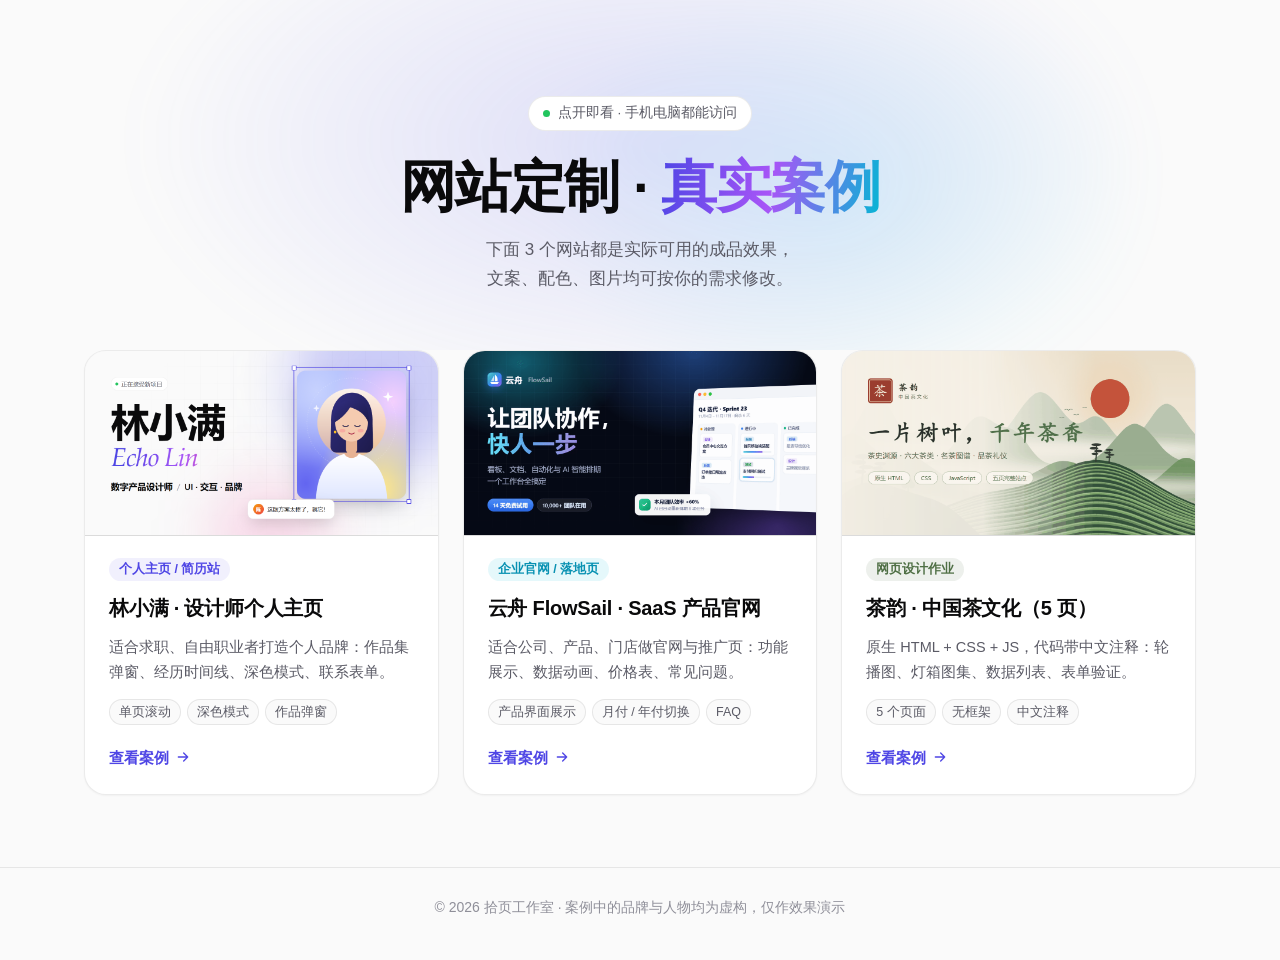
<file: index.html>
<!DOCTYPE html>
<html lang="zh-CN">
<head>
  <meta charset="UTF-8">
  <meta name="viewport" content="width=device-width, initial-scale=1">
  <title>网站定制案例 · 拾页工作室</title>
  <meta name="description" content="个人主页、企业落地页、学生网页作业——点开即看真实效果，支持按需定制。">
  <meta name="theme-color" content="#fafafa">
  <link rel="icon" type="image/svg+xml" href="demo-1-portfolio/favicon.svg">
  <meta property="og:type" content="website">
  <meta property="og:title" content="网站定制案例 · 拾页工作室">
  <meta property="og:description" content="个人主页、企业落地页、学生网页作业——点开即看真实效果。">
  <meta property="og:image" content="https://luyongkang777.github.io/web-demos/demo-2-landing/og.png">
  <meta name="twitter:card" content="summary_large_image">
  <style>
    /* 改配色只改这里 */
    :root {
      --bg: #fafafa; --card: #fff; --text: #0a0a0b; --text-2: #5b5b66; --text-3: #8f8f99;
      --line: rgba(10, 10, 11, .08); --primary: #4f46e5;
      --font: -apple-system, BlinkMacSystemFont, "Segoe UI", "PingFang SC", "Hiragino Sans GB", "Microsoft YaHei", "Helvetica Neue", Arial, sans-serif;
    }
    *, *::before, *::after { box-sizing: border-box; }
    body { margin: 0; font-family: var(--font); color: var(--text); background: var(--bg); line-height: 1.7; -webkit-font-smoothing: antialiased; }
    a { color: inherit; text-decoration: none; }
    img { display: block; max-width: 100%; }
    .wrap { max-width: 1160px; margin: 0 auto; padding: 0 24px; }

    header { position: relative; padding: 96px 0 56px; text-align: center; overflow: hidden; }
    header::before {
      content: ""; position: absolute; inset: -40% 10% auto; height: 560px; z-index: -1;
      background: radial-gradient(closest-side, rgba(99, 102, 241, .18), transparent), radial-gradient(closest-side at 70% 60%, rgba(34, 211, 238, .12), transparent);
      filter: blur(20px);
    }
    .pill { display: inline-flex; align-items: center; gap: 8px; padding: 5px 14px; font-size: 13.5px; color: var(--text-2); background: var(--card); border: 1px solid var(--line); border-radius: 99px; }
    .pill i { width: 7px; height: 7px; border-radius: 50%; background: #22c55e; }
    h1 { margin: 22px 0 0; font-size: clamp(34px, 5.4vw, 56px); line-height: 1.2; letter-spacing: -.025em; text-wrap: balance; }
    h1 span { background: linear-gradient(100deg, #4f46e5, #a855f7 50%, #06b6d4); -webkit-background-clip: text; background-clip: text; color: transparent; }
    header p { margin: 16px auto 0; max-width: 34em; font-size: 17px; color: var(--text-2); text-wrap: balance; }

    .grid { display: grid; grid-template-columns: repeat(3, minmax(0, 1fr)); gap: 24px; padding-bottom: 72px; }
    .card {
      display: flex; flex-direction: column;
      background: var(--card); border: 1px solid var(--line); border-radius: 22px; overflow: hidden;
      box-shadow: 0 1px 2px rgba(10, 10, 11, .04);
      transition: transform .4s cubic-bezier(.2, .7, .2, 1), box-shadow .4s cubic-bezier(.2, .7, .2, 1);
    }
    .card:hover { transform: translateY(-6px); box-shadow: 0 2px 4px rgba(10, 10, 11, .04), 0 28px 56px -16px rgba(10, 10, 11, .2); }
    .thumb { aspect-ratio: 1200 / 630; overflow: hidden; background: #eee; border-bottom: 1px solid var(--line); }
    .thumb img { width: 100%; height: 100%; object-fit: cover; transition: transform .8s cubic-bezier(.2, .7, .2, 1); }
    .card:hover .thumb img { transform: scale(1.05); }
    .body { display: flex; flex-direction: column; gap: 10px; flex: 1; padding: 22px 24px 24px; }
    .tag { align-self: flex-start; padding: 1px 10px; font-size: 12.5px; font-weight: 600; border-radius: 99px; }
    .t1 { color: #4f46e5; background: rgba(79, 70, 229, .08); }
    .t2 { color: #0891b2; background: rgba(6, 182, 212, .1); }
    .t3 { color: #4f6f45; background: rgba(79, 111, 69, .1); }
    h2 { margin: 0; font-size: 20px; letter-spacing: -.01em; }
    .body p { margin: 0; font-size: 14.5px; color: var(--text-2); }
    .meta { display: flex; flex-wrap: wrap; gap: 6px; margin: 4px 0 0; padding: 0; list-style: none; }
    .meta li { padding: 0 9px; font-size: 12.5px; line-height: 24px; color: var(--text-2); background: var(--bg); border: 1px solid var(--line); border-radius: 99px; }
    .go { display: inline-flex; align-items: center; gap: 6px; margin-top: auto; padding-top: 10px; font-size: 15px; font-weight: 600; color: var(--primary); }
    .go svg { width: 16px; height: 16px; transition: transform .3s; }
    .card:hover .go svg { transform: translateX(4px); }

    footer { padding: 28px 0 40px; border-top: 1px solid var(--line); font-size: 14px; color: var(--text-3); text-align: center; }

    @media (max-width: 960px) { .grid { grid-template-columns: minmax(0, 1fr) minmax(0, 1fr); } }
    @media (max-width: 640px) { header { padding: 72px 0 40px; } .grid { grid-template-columns: minmax(0, 1fr); } }
  </style>
</head>
<body>
  <header>
    <div class="wrap">
      <span class="pill"><i></i>点开即看 · 手机电脑都能访问</span>
      <h1>网站定制 · <span>真实案例</span></h1>
      <p>下面 3 个网站都是实际可用的成品效果，文案、配色、图片均可按你的需求修改。</p>
    </div>
  </header>

  <main class="wrap grid">
    <a class="card" href="demo-1-portfolio/">
      <div class="thumb"><img src="demo-1-portfolio/og.png" alt="个人主页案例预览" width="1200" height="630"></div>
      <div class="body">
        <span class="tag t1">个人主页 / 简历站</span>
        <h2>林小满 · 设计师个人主页</h2>
        <p>适合求职、自由职业者打造个人品牌：作品集弹窗、经历时间线、深色模式、联系表单。</p>
        <ul class="meta"><li>单页滚动</li><li>深色模式</li><li>作品弹窗</li></ul>
        <span class="go">查看案例 <svg viewBox="0 0 24 24" fill="none" stroke="currentColor" stroke-width="2" stroke-linecap="round" stroke-linejoin="round"><path d="M5 12h14M13 6l6 6-6 6"/></svg></span>
      </div>
    </a>
    <a class="card" href="demo-2-landing/">
      <div class="thumb"><img src="demo-2-landing/og.png" alt="企业落地页案例预览" width="1200" height="630"></div>
      <div class="body">
        <span class="tag t2">企业官网 / 落地页</span>
        <h2>云舟 FlowSail · SaaS 产品官网</h2>
        <p>适合公司、产品、门店做官网与推广页：功能展示、数据动画、价格表、常见问题。</p>
        <ul class="meta"><li>产品界面展示</li><li>月付 / 年付切换</li><li>FAQ</li></ul>
        <span class="go">查看案例 <svg viewBox="0 0 24 24" fill="none" stroke="currentColor" stroke-width="2" stroke-linecap="round" stroke-linejoin="round"><path d="M5 12h14M13 6l6 6-6 6"/></svg></span>
      </div>
    </a>
    <a class="card" href="demo-3-homework/">
      <div class="thumb"><img src="demo-3-homework/og.png" alt="学生网页作业案例预览" width="1200" height="630"></div>
      <div class="body">
        <span class="tag t3">网页设计作业</span>
        <h2>茶韵 · 中国茶文化（5 页）</h2>
        <p>原生 HTML + CSS + JS，代码带中文注释：轮播图、灯箱图集、数据列表、表单验证。</p>
        <ul class="meta"><li>5 个页面</li><li>无框架</li><li>中文注释</li></ul>
        <span class="go">查看案例 <svg viewBox="0 0 24 24" fill="none" stroke="currentColor" stroke-width="2" stroke-linecap="round" stroke-linejoin="round"><path d="M5 12h14M13 6l6 6-6 6"/></svg></span>
      </div>
    </a>
  </main>

  <footer>
    <div class="wrap">© 2026 拾页工作室 · 案例中的品牌与人物均为虚构，仅作效果演示</div>
  </footer>
</body>
</html>
</file>
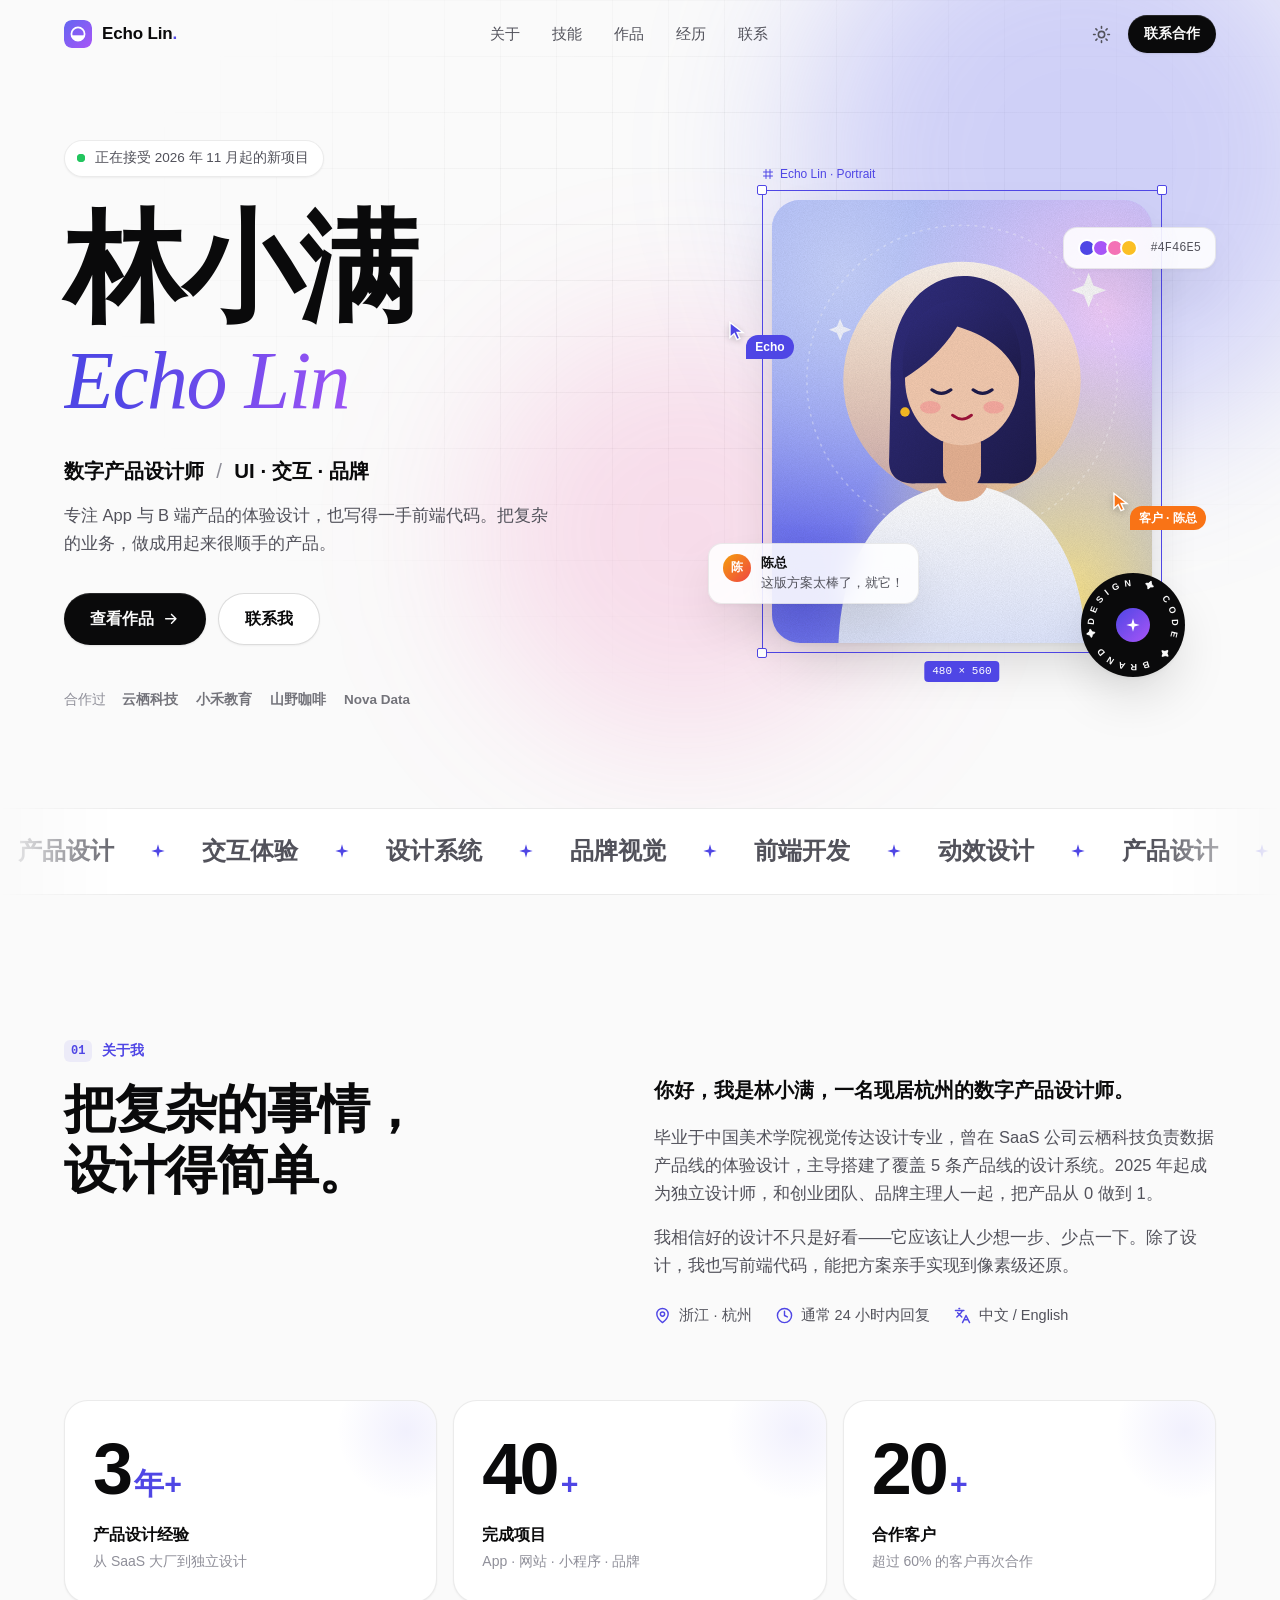
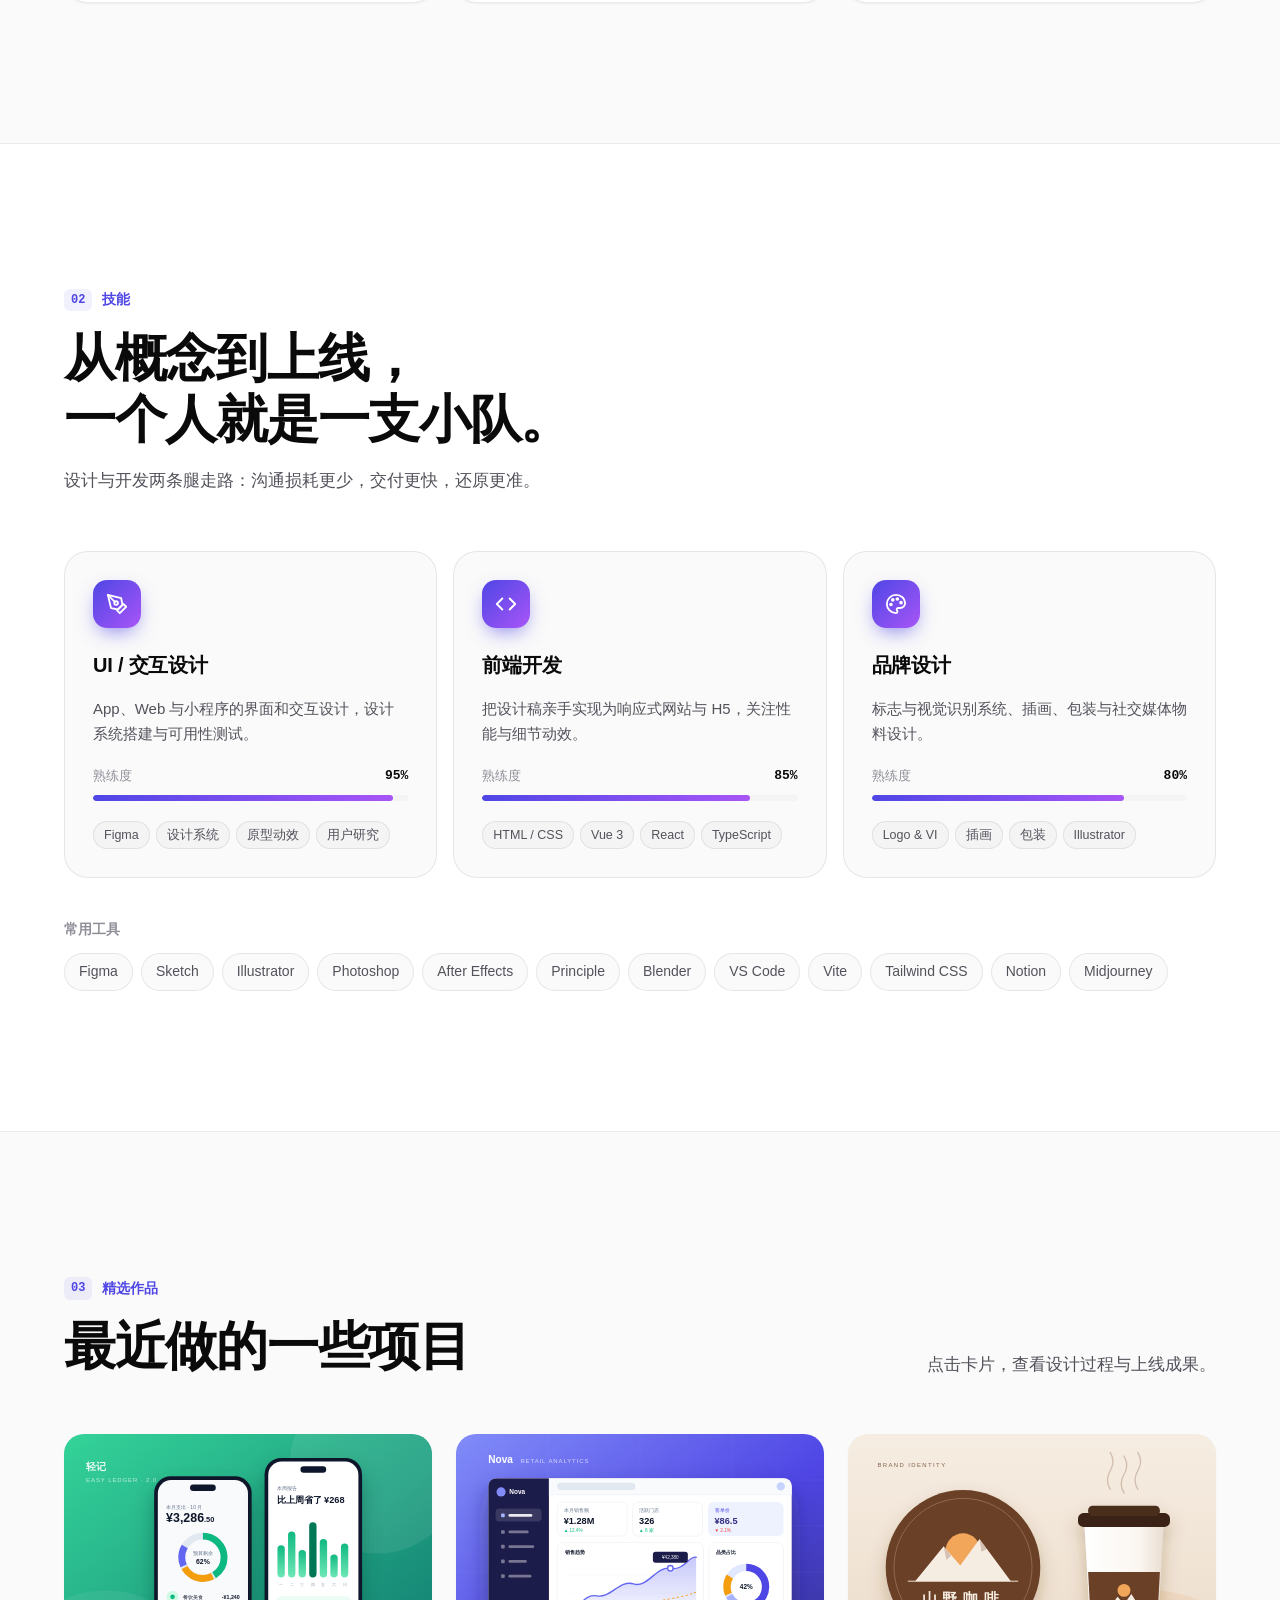
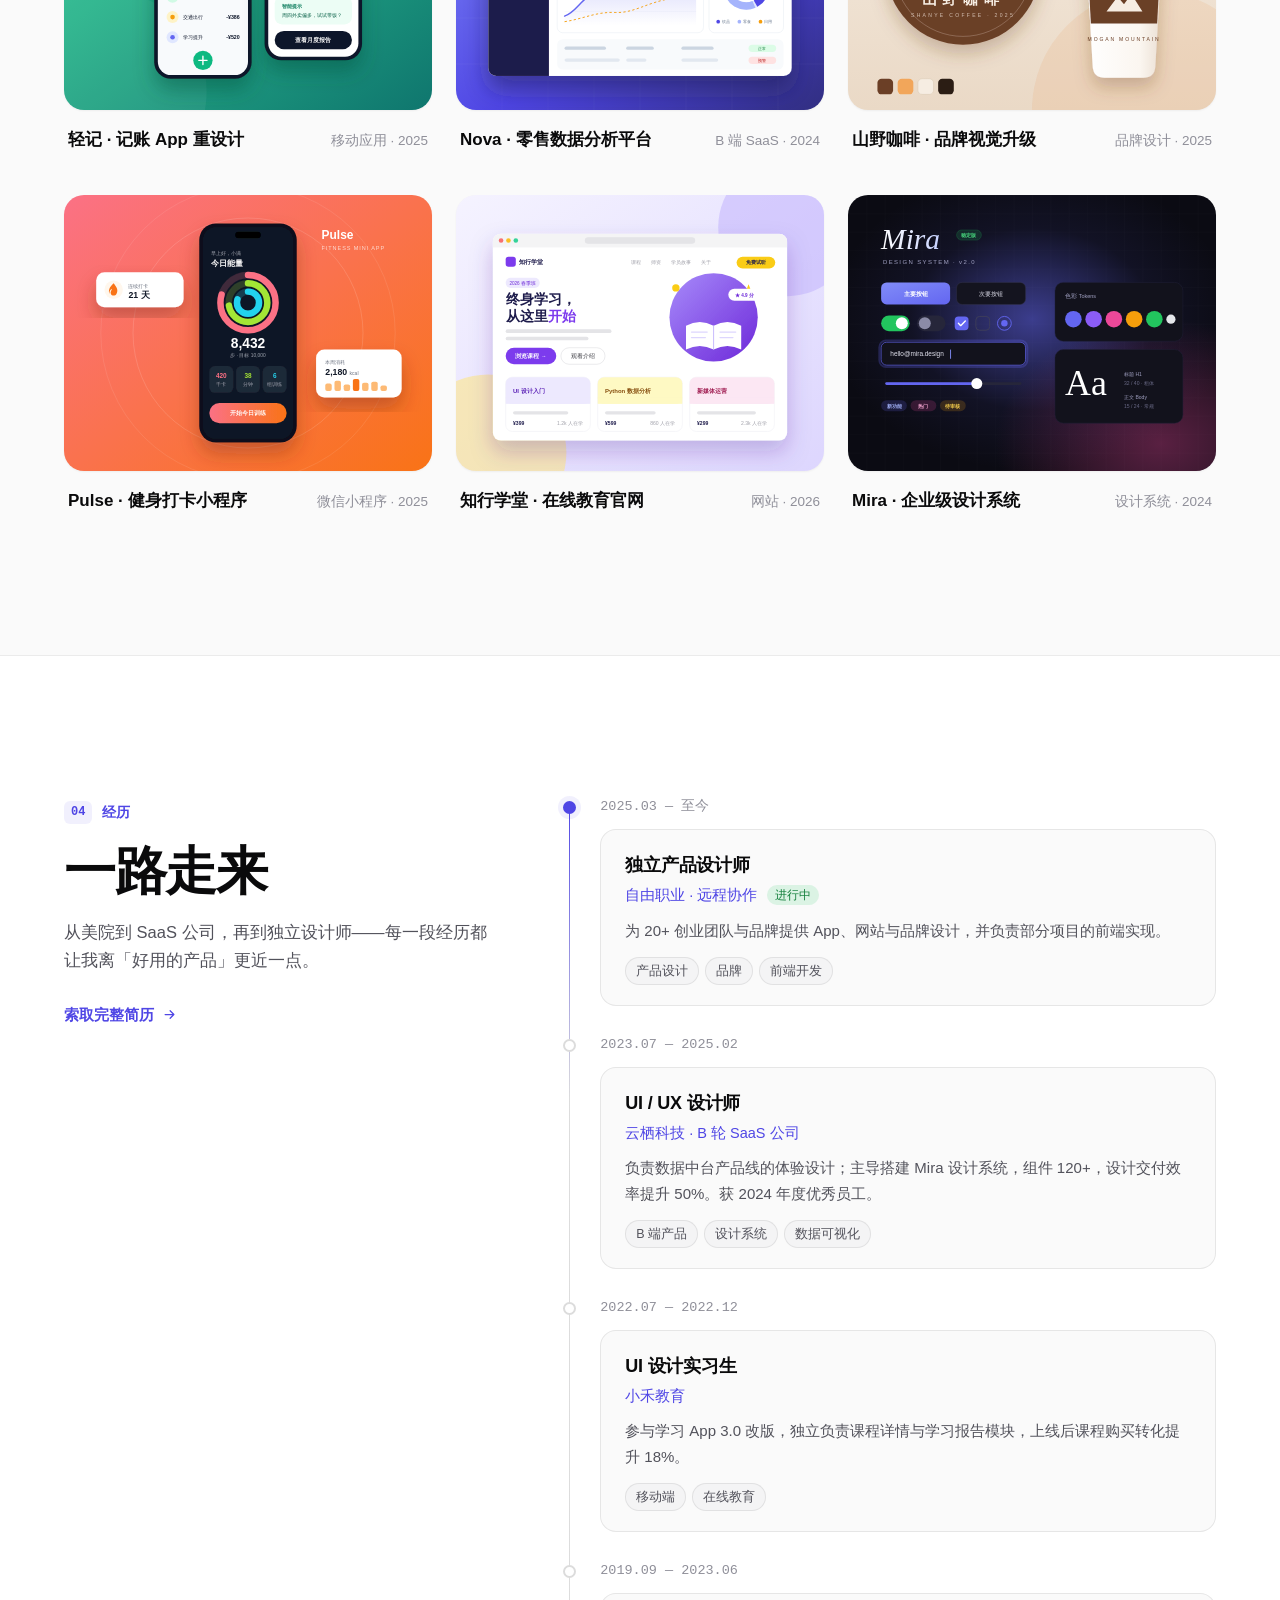
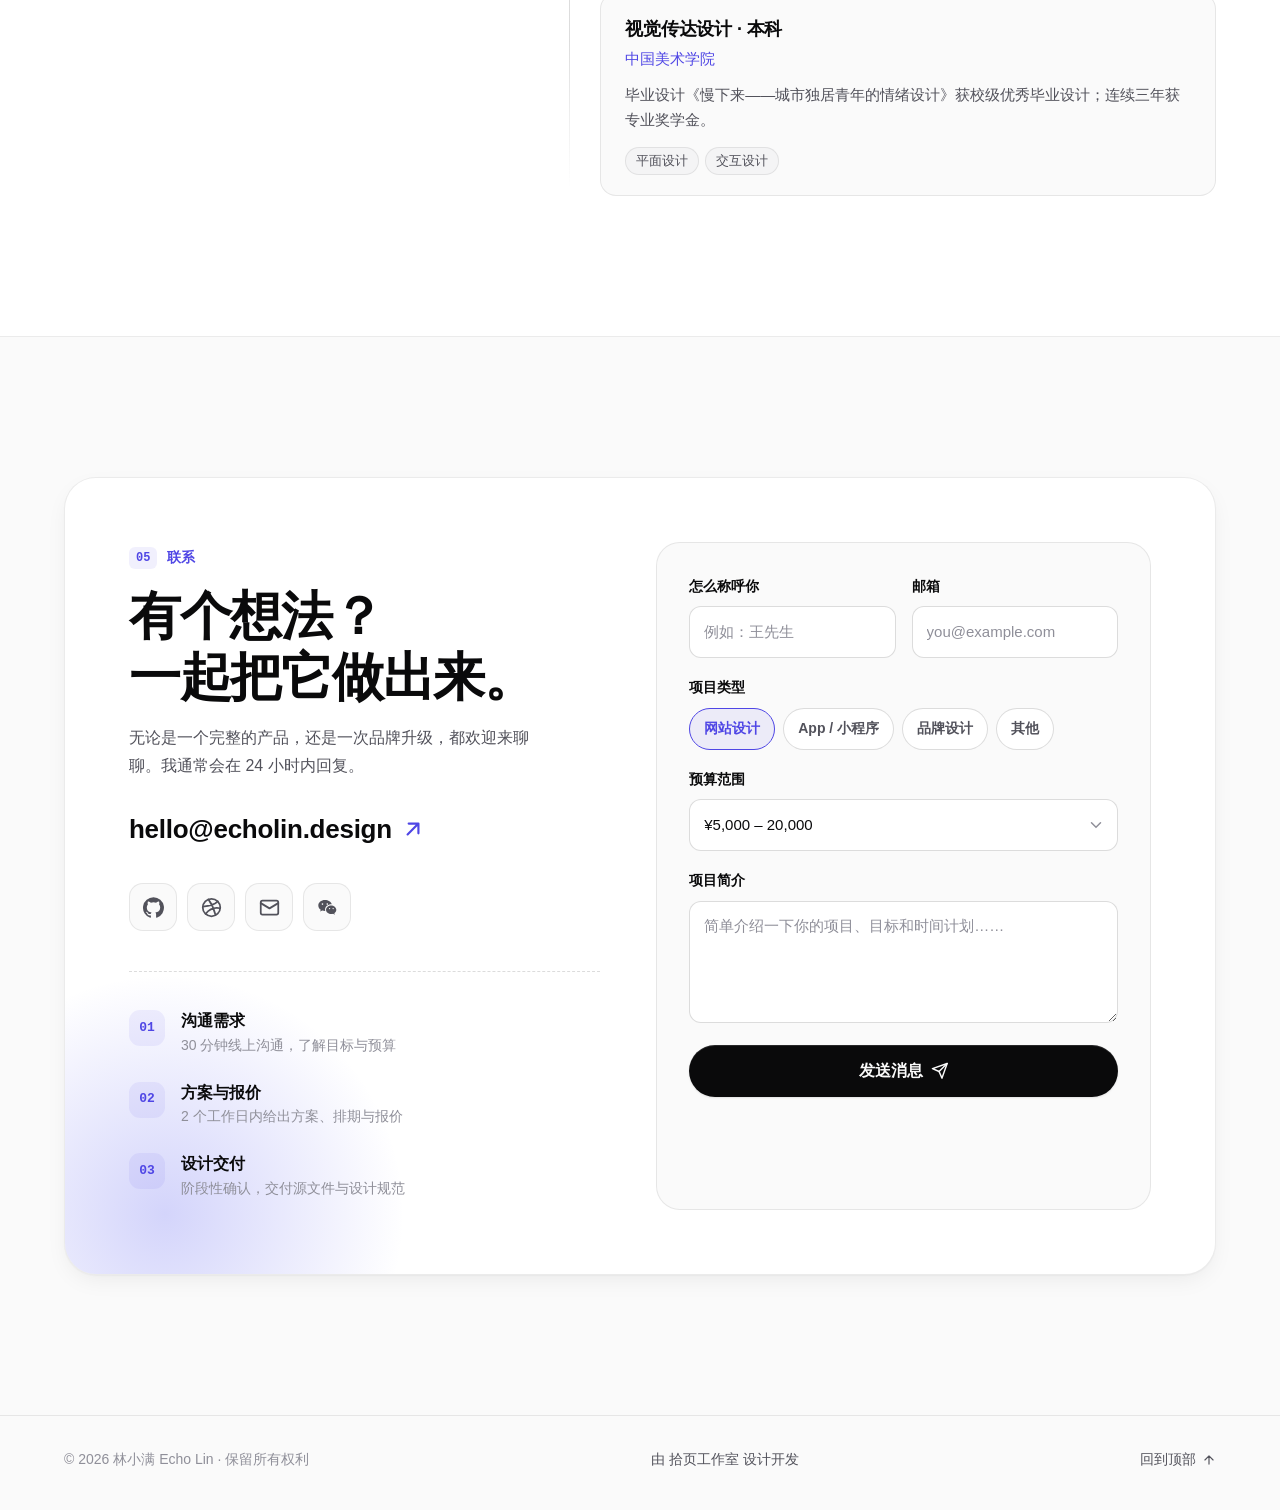
<file: demo-1-portfolio/index.html>
<!DOCTYPE html>
<html lang="zh-CN">
<head>
  <meta charset="UTF-8">
  <meta name="viewport" content="width=device-width, initial-scale=1">
  <title>林小满 Echo Lin · 数字产品设计师</title>
  <meta name="description" content="林小满（Echo Lin），杭州的数字产品设计师。专注 App、B 端产品与品牌视觉设计，3 年经验，完成 40+ 项目。">
  <meta name="theme-color" content="#fafafa">
  <link rel="icon" type="image/svg+xml" href="favicon.svg">

  <!-- 分享卡片（微信 / 微博 / 社交平台预览）。部署后请把 og:image 改为完整的绝对地址，如 https://你的域名/og.png -->
  <meta property="og:type" content="website">
  <meta property="og:title" content="林小满 Echo Lin · 数字产品设计师">
  <meta property="og:description" content="把复杂的事情，设计得简单。查看我的作品集、经历与合作方式。">
  <meta property="og:image" content="https://luyongkang777.github.io/web-demos/demo-1-portfolio/og.png">
  <meta property="og:image:width" content="1200">
  <meta property="og:image:height" content="630">
  <meta name="twitter:card" content="summary_large_image">

  <script>
    // 在页面绘制前确定主题（读取上次的选择，否则跟随系统），避免深色模式闪白
    (function () {
      var d = document.documentElement, t;
      d.classList.add('js');
      try { t = localStorage.getItem('theme'); } catch (e) {}
      if (t !== 'dark' && t !== 'light') t = window.matchMedia('(prefers-color-scheme: dark)').matches ? 'dark' : 'light';
      d.setAttribute('data-theme', t);
      document.querySelector('meta[name="theme-color"]').content = t === 'dark' ? '#09090d' : '#fafafa';
    })();
  </script>
  <link rel="stylesheet" href="style.css">
  <script src="script.js" defer></script>
</head>
<body>
  <a class="skip" href="#main">跳到主要内容</a>
  <div class="progress" aria-hidden="true"></div>

  <!-- ============ 导航 ============ -->
  <header class="nav" id="nav">
    <div class="container nav-inner">
      <a href="#top" class="logo" aria-label="Echo Lin 首页">
        <img src="favicon.svg" alt="" width="28" height="28">
        <span>Echo Lin<span class="logo-dot">.</span></span>
      </a>

      <nav class="nav-links" aria-label="主导航">
        <a href="#about">关于</a>
        <a href="#skills">技能</a>
        <a href="#works">作品</a>
        <a href="#experience">经历</a>
        <a href="#contact">联系</a>
      </nav>

      <div class="nav-actions">
        <button class="icon-btn theme-toggle" id="themeToggle" type="button" aria-label="切换深色模式" title="切换深色 / 浅色模式">
          <svg class="i i-sun" viewBox="0 0 24 24"><circle cx="12" cy="12" r="4"/><path d="M12 2v2M12 20v2M4.93 4.93l1.41 1.41M17.66 17.66l1.41 1.41M2 12h2M20 12h2M6.34 17.66l-1.41 1.41M19.07 4.93l-1.41 1.41"/></svg>
          <svg class="i i-moon" viewBox="0 0 24 24"><path d="M21 12.79A9 9 0 1 1 11.21 3 7 7 0 0 0 21 12.79z"/></svg>
        </button>
        <a href="#contact" class="btn btn-dark btn-sm nav-cta">联系合作</a>
        <button class="icon-btn menu-toggle" id="menuToggle" type="button" aria-label="打开菜单" aria-expanded="false" aria-controls="mobileMenu">
          <span></span><span></span>
        </button>
      </div>
    </div>

    <!-- 移动端菜单 -->
    <div class="mobile-menu" id="mobileMenu">
      <nav class="container" aria-label="移动端导航">
        <a href="#about"><i>01</i>关于我</a>
        <a href="#skills"><i>02</i>技能</a>
        <a href="#works"><i>03</i>作品</a>
        <a href="#experience"><i>04</i>经历</a>
        <a href="#contact"><i>05</i>联系</a>
      </nav>
    </div>
  </header>

  <main id="main">
    <!-- ============ 首屏 Hero ============ -->
    <section class="hero" id="top">
      <div class="hero-bg" aria-hidden="true">
        <div class="grid-bg"></div>
        <div class="glow g1"></div>
        <div class="glow g2"></div>
      </div>

      <div class="container hero-inner">
        <div class="hero-text">
          <p class="status"><span class="dot"></span>正在接受 2026 年 11 月起的新项目</p>
          <h1 class="hero-title">
            <span class="name-cn">林小满</span>
            <span class="name-en">Echo Lin</span>
          </h1>
          <p class="hero-role">数字产品设计师<span class="sep">/</span>UI · 交互 · 品牌</p>
          <p class="hero-desc">专注 App 与 B 端产品的体验设计，也写得一手前端代码。把复杂的业务，做成用起来很顺手的产品。</p>
          <div class="hero-cta">
            <a href="#works" class="btn btn-dark btn-lg">查看作品
              <svg class="i" viewBox="0 0 24 24"><path d="M5 12h14M13 6l6 6-6 6"/></svg>
            </a>
            <a href="#contact" class="btn btn-ghost btn-lg">联系我</a>
          </div>
          <div class="hero-clients">
            <span>合作过</span>
            <ul>
              <li>云栖科技</li>
              <li>小禾教育</li>
              <li>山野咖啡</li>
              <li>Nova Data</li>
            </ul>
          </div>
        </div>

        <!-- 右侧视觉：仿 Figma 画布里的头像，替换 images/avatar.svg 即可换成真实照片 -->
        <div class="hero-visual" aria-hidden="true">
          <div class="frame">
            <span class="frame-label">
              <svg class="i" viewBox="0 0 24 24"><path d="M8 3v18M16 3v18M3 8h18M3 16h18"/></svg>Echo Lin · Portrait
            </span>
            <img src="images/avatar.svg" alt="" width="480" height="560">
            <i class="h h1"></i><i class="h h2"></i><i class="h h3"></i><i class="h h4"></i>
            <span class="frame-size">480 × 560</span>
          </div>

          <div class="float palette" style="--d:-10px">
            <i style="background:#4f46e5"></i><i style="background:#a855f7"></i><i style="background:#f472b6"></i><i style="background:#fbbf24"></i>
            <span>#4F46E5</span>
          </div>

          <div class="float comment" style="--d:8px">
            <span class="av">陈</span>
            <p><b>陈总</b>这版方案太棒了，就它！</p>
          </div>

          <div class="cursor c1">
            <svg viewBox="0 0 20 20"><path d="M2 1.5 2 16.5 6.2 12.6 9 18.6 11.8 17.4 9.1 11.5 15 11.5Z"/></svg>
            <span>Echo</span>
          </div>
          <div class="cursor c2">
            <svg viewBox="0 0 20 20"><path d="M2 1.5 2 16.5 6.2 12.6 9 18.6 11.8 17.4 9.1 11.5 15 11.5Z"/></svg>
            <span>客户 · 陈总</span>
          </div>

          <div class="badge-ring">
            <svg viewBox="0 0 120 120">
              <defs><path id="ringPath" d="M60 60 m-45 0 a45 45 0 1 1 90 0 a45 45 0 1 1 -90 0"/></defs>
              <text><textPath href="#ringPath" textLength="280" lengthAdjust="spacing">DESIGN ✦ CODE ✦ BRAND ✦ </textPath></text>
            </svg>
            <span class="ring-core">
              <svg viewBox="0 0 24 24"><path d="M12 2l2.2 7.8L22 12l-7.8 2.2L12 22l-2.2-7.8L2 12l7.8-2.2z"/></svg>
            </span>
          </div>
        </div>
      </div>
    </section>

    <!-- 滚动字幕条 -->
    <div class="marquee" aria-hidden="true">
      <div class="marquee-track">
        <span>产品设计 <svg viewBox="0 0 24 24"><path d="M12 2l2.2 7.8L22 12l-7.8 2.2L12 22l-2.2-7.8L2 12l7.8-2.2z"/></svg></span>
        <span>交互体验 <svg viewBox="0 0 24 24"><path d="M12 2l2.2 7.8L22 12l-7.8 2.2L12 22l-2.2-7.8L2 12l7.8-2.2z"/></svg></span>
        <span>设计系统 <svg viewBox="0 0 24 24"><path d="M12 2l2.2 7.8L22 12l-7.8 2.2L12 22l-2.2-7.8L2 12l7.8-2.2z"/></svg></span>
        <span>品牌视觉 <svg viewBox="0 0 24 24"><path d="M12 2l2.2 7.8L22 12l-7.8 2.2L12 22l-2.2-7.8L2 12l7.8-2.2z"/></svg></span>
        <span>前端开发 <svg viewBox="0 0 24 24"><path d="M12 2l2.2 7.8L22 12l-7.8 2.2L12 22l-2.2-7.8L2 12l7.8-2.2z"/></svg></span>
        <span>动效设计 <svg viewBox="0 0 24 24"><path d="M12 2l2.2 7.8L22 12l-7.8 2.2L12 22l-2.2-7.8L2 12l7.8-2.2z"/></svg></span>
        <span>产品设计 <svg viewBox="0 0 24 24"><path d="M12 2l2.2 7.8L22 12l-7.8 2.2L12 22l-2.2-7.8L2 12l7.8-2.2z"/></svg></span>
        <span>交互体验 <svg viewBox="0 0 24 24"><path d="M12 2l2.2 7.8L22 12l-7.8 2.2L12 22l-2.2-7.8L2 12l7.8-2.2z"/></svg></span>
        <span>设计系统 <svg viewBox="0 0 24 24"><path d="M12 2l2.2 7.8L22 12l-7.8 2.2L12 22l-2.2-7.8L2 12l7.8-2.2z"/></svg></span>
        <span>品牌视觉 <svg viewBox="0 0 24 24"><path d="M12 2l2.2 7.8L22 12l-7.8 2.2L12 22l-2.2-7.8L2 12l7.8-2.2z"/></svg></span>
        <span>前端开发 <svg viewBox="0 0 24 24"><path d="M12 2l2.2 7.8L22 12l-7.8 2.2L12 22l-2.2-7.8L2 12l7.8-2.2z"/></svg></span>
        <span>动效设计 <svg viewBox="0 0 24 24"><path d="M12 2l2.2 7.8L22 12l-7.8 2.2L12 22l-2.2-7.8L2 12l7.8-2.2z"/></svg></span>
      </div>
    </div>

    <!-- ============ 01 关于我 ============ -->
    <section class="section about" id="about">
      <div class="container">
        <div class="about-grid">
          <div class="section-head reveal">
            <span class="kicker"><i>01</i>关于我</span>
            <h2>把复杂的事情，<br>设计得简单。</h2>
          </div>
          <div class="about-text reveal">
            <p class="lead">你好，我是林小满，一名现居杭州的数字产品设计师。</p>
            <p>毕业于中国美术学院视觉传达设计专业，曾在 SaaS 公司云栖科技负责数据产品线的体验设计，主导搭建了覆盖 5 条产品线的设计系统。2025 年起成为独立设计师，和创业团队、品牌主理人一起，把产品从 0 做到 1。</p>
            <p>我相信好的设计不只是好看——它应该让人少想一步、少点一下。除了设计，我也写前端代码，能把方案亲手实现到像素级还原。</p>
            <ul class="about-facts">
              <li><svg class="i" viewBox="0 0 24 24"><path d="M20 10c0 6-8 12-8 12s-8-6-8-12a8 8 0 0 1 16 0Z"/><circle cx="12" cy="10" r="3"/></svg>浙江 · 杭州</li>
              <li><svg class="i" viewBox="0 0 24 24"><circle cx="12" cy="12" r="10"/><path d="M12 6v6l4 2"/></svg>通常 24 小时内回复</li>
              <li><svg class="i" viewBox="0 0 24 24"><path d="m5 8 6 6M4 14l6-6 2-3M2 5h12M7 2h1M22 22l-5-10-5 10M14 18h6"/></svg>中文 / English</li>
            </ul>
          </div>
        </div>

        <div class="stats">
          <div class="stat reveal">
            <b><span class="count" data-to="3">3</span><em>年+</em></b>
            <span class="label">产品设计经验</span>
            <span class="desc">从 SaaS 大厂到独立设计</span>
          </div>
          <div class="stat reveal">
            <b><span class="count" data-to="40">40</span><em>+</em></b>
            <span class="label">完成项目</span>
            <span class="desc">App · 网站 · 小程序 · 品牌</span>
          </div>
          <div class="stat reveal">
            <b><span class="count" data-to="20">20</span><em>+</em></b>
            <span class="label">合作客户</span>
            <span class="desc">超过 60% 的客户再次合作</span>
          </div>
        </div>
      </div>
    </section>

    <!-- ============ 02 技能 ============ -->
    <section class="section skills" id="skills">
      <div class="container">
        <div class="section-head reveal">
          <span class="kicker"><i>02</i>技能</span>
          <h2>从概念到上线，<br>一个人就是一支小队。</h2>
          <p class="section-sub">设计与开发两条腿走路：沟通损耗更少，交付更快，还原更准。</p>
        </div>

        <div class="skill-grid">
          <article class="skill-card reveal">
            <div class="skill-icon"><svg class="i" viewBox="0 0 24 24"><path d="m12 19 7-7 3 3-7 7-3-3z"/><path d="m18 13-1.5-7.5L2 2l3.5 14.5L13 18l5-5z"/><path d="m2 2 7.586 7.586"/><circle cx="11" cy="11" r="2"/></svg></div>
            <h3>UI / 交互设计</h3>
            <p>App、Web 与小程序的界面和交互设计，设计系统搭建与可用性测试。</p>
            <div class="meter"><div class="meter-head"><span>熟练度</span><b>95%</b></div><div class="bar" style="--val:95%"><span></span></div></div>
            <ul class="tags"><li>Figma</li><li>设计系统</li><li>原型动效</li><li>用户研究</li></ul>
          </article>
          <article class="skill-card reveal">
            <div class="skill-icon"><svg class="i" viewBox="0 0 24 24"><path d="m16 18 6-6-6-6M8 6l-6 6 6 6"/></svg></div>
            <h3>前端开发</h3>
            <p>把设计稿亲手实现为响应式网站与 H5，关注性能与细节动效。</p>
            <div class="meter"><div class="meter-head"><span>熟练度</span><b>85%</b></div><div class="bar" style="--val:85%"><span></span></div></div>
            <ul class="tags"><li>HTML / CSS</li><li>Vue 3</li><li>React</li><li>TypeScript</li></ul>
          </article>
          <article class="skill-card reveal">
            <div class="skill-icon"><svg class="i" viewBox="0 0 24 24"><circle cx="13.5" cy="6.5" r="1"/><circle cx="17.5" cy="10.5" r="1"/><circle cx="8.5" cy="7.5" r="1"/><circle cx="6.5" cy="12.5" r="1"/><path d="M12 2C6.5 2 2 6.5 2 12s4.5 10 10 10c.93 0 1.65-.75 1.65-1.69 0-.44-.18-.84-.44-1.13-.29-.29-.44-.65-.44-1.13a1.64 1.64 0 0 1 1.67-1.67h2c3.05 0 5.56-2.5 5.56-5.55C21.97 6.01 17.46 2 12 2z"/></svg></div>
            <h3>品牌设计</h3>
            <p>标志与视觉识别系统、插画、包装与社交媒体物料设计。</p>
            <div class="meter"><div class="meter-head"><span>熟练度</span><b>80%</b></div><div class="bar" style="--val:80%"><span></span></div></div>
            <ul class="tags"><li>Logo & VI</li><li>插画</li><li>包装</li><li>Illustrator</li></ul>
          </article>
        </div>

        <div class="tools reveal">
          <span class="tools-title">常用工具</span>
          <ul>
            <li>Figma</li><li>Sketch</li><li>Illustrator</li><li>Photoshop</li><li>After Effects</li><li>Principle</li><li>Blender</li><li>VS Code</li><li>Vite</li><li>Tailwind CSS</li><li>Notion</li><li>Midjourney</li>
          </ul>
        </div>
      </div>
    </section>

    <!-- ============ 03 作品 ============
         每个 <article class="work"> 是一个作品：
         - 卡片：封面图 + 标题 + 分类
         - <template> 里是弹窗详情，直接改文字即可 -->
    <section class="section works" id="works">
      <div class="container">
        <div class="section-head row reveal">
          <div>
            <span class="kicker"><i>03</i>精选作品</span>
            <h2>最近做的一些项目</h2>
          </div>
          <p class="section-sub">点击卡片，查看设计过程与上线成果。</p>
        </div>

        <div class="work-grid">
          <!-- 作品 1 -->
          <article class="work reveal" data-title="轻记 · 记账 App 重设计" data-kicker="移动应用 · 2025">
            <div class="work-cover">
              <img src="images/work-1.svg" alt="轻记记账 App 界面设计" width="800" height="600" loading="lazy">
              <div class="work-overlay" aria-hidden="true">
                <div>
                  <p class="ov-title">轻记 · 记账 App 重设计</p>
                  <ul class="tags tags-light"><li>App</li><li>UI 设计</li><li>用户研究</li></ul>
                </div>
                <span class="ov-btn"><svg class="i" viewBox="0 0 24 24"><path d="M7 17 17 7M8 7h9v9"/></svg></span>
              </div>
            </div>
            <div class="work-info">
              <h3><button class="work-open" type="button" aria-haspopup="dialog">轻记 · 记账 App 重设计</button></h3>
              <span>移动应用 · 2025</span>
            </div>
            <template>
              <p class="md-lead">一款拥有 80 万用户的个人记账 App。我负责 2.0 版本的整体体验重设计，目标只有一个：让记账不再麻烦。</p>
              <dl class="md-meta">
                <div><dt>类型</dt><dd>移动应用</dd></div>
                <div><dt>我的角色</dt><dd>产品 & UI 设计</dd></div>
                <div><dt>周期</dt><dd>2025.09 · 6 周</dd></div>
                <div><dt>平台</dt><dd>iOS · Android</dd></div>
              </dl>
              <h4>项目背景</h4>
              <p>用户访谈中，「太麻烦」是放弃记账的头号原因：旧版记一笔账平均需要 6 步，新用户 7 日留存只有 21%。</p>
              <h4>我做了什么</h4>
              <ul>
                <li>访谈 12 位用户，提炼出「记得快、看得懂、坚持住」三个核心诉求</li>
                <li>重做记账主流程：金额键盘常驻首页，智能识别分类，3 步记完一笔</li>
                <li>设计周报 / 月报可视化与「智能提示」，让数据真正对生活有用</li>
                <li>输出 60+ 组件的移动端设计规范，开发交付零返工</li>
              </ul>
              <div class="md-results">
                <div><b>6 → 3</b><span>记一笔账的步骤</span></div>
                <div><b>21% → 34%</b><span>新用户 7 日留存</span></div>
                <div><b>4.8 分</b><span>应用商店评分（原 4.2）</span></div>
              </div>
            </template>
          </article>

          <!-- 作品 2 -->
          <article class="work reveal" data-title="Nova · 零售数据分析平台" data-kicker="B 端 SaaS · 2024">
            <div class="work-cover">
              <img src="images/work-2.svg" alt="Nova 数据分析平台界面" width="800" height="600" loading="lazy">
              <div class="work-overlay" aria-hidden="true">
                <div>
                  <p class="ov-title">Nova · 零售数据分析平台</p>
                  <ul class="tags tags-light"><li>B 端</li><li>数据可视化</li><li>Web</li></ul>
                </div>
                <span class="ov-btn"><svg class="i" viewBox="0 0 24 24"><path d="M7 17 17 7M8 7h9v9"/></svg></span>
              </div>
            </div>
            <div class="work-info">
              <h3><button class="work-open" type="button" aria-haspopup="dialog">Nova · 零售数据分析平台</button></h3>
              <span>B 端 SaaS · 2024</span>
            </div>
            <template>
              <p class="md-lead">为连锁零售企业打造的数据分析平台，让不懂技术的门店经理也能看懂数据、用好数据。</p>
              <dl class="md-meta">
                <div><dt>类型</dt><dd>B 端 SaaS</dd></div>
                <div><dt>我的角色</dt><dd>主设计师</dd></div>
                <div><dt>周期</dt><dd>2024.03 · 4 个月</dd></div>
                <div><dt>平台</dt><dd>Web 桌面端</dd></div>
              </dl>
              <h4>项目背景</h4>
              <p>客户原有报表依赖 IT 部门手工导出，一份周报要等 2 天；门店经理面对密密麻麻的表格，不知道该看哪里。</p>
              <h4>我做了什么</h4>
              <ul>
                <li>以「先结论、后细节」重构信息层级，打开首页就能看到异常预警</li>
                <li>设计可拖拽的看板编辑器，支持 12 种图表组件自由组合</li>
                <li>制定数据可视化规范，统一配色、图表选择与数字格式</li>
                <li>与研发共建组件库，保证 300+ 门店终端显示一致</li>
              </ul>
              <div class="md-results">
                <div><b>-70%</b><span>报表制作时间</span></div>
                <div><b>92%</b><span>门店经理满意度</span></div>
                <div><b>300+</b><span>门店上线使用</span></div>
              </div>
            </template>
          </article>

          <!-- 作品 3 -->
          <article class="work reveal" data-title="山野咖啡 · 品牌视觉升级" data-kicker="品牌设计 · 2025">
            <div class="work-cover">
              <img src="images/work-3.svg" alt="山野咖啡品牌标志与外带杯设计" width="800" height="600" loading="lazy">
              <div class="work-overlay" aria-hidden="true">
                <div>
                  <p class="ov-title">山野咖啡 · 品牌视觉升级</p>
                  <ul class="tags tags-light"><li>Logo</li><li>VI 系统</li><li>包装</li></ul>
                </div>
                <span class="ov-btn"><svg class="i" viewBox="0 0 24 24"><path d="M7 17 17 7M8 7h9v9"/></svg></span>
              </div>
            </div>
            <div class="work-info">
              <h3><button class="work-open" type="button" aria-haspopup="dialog">山野咖啡 · 品牌视觉升级</button></h3>
              <span>品牌设计 · 2025</span>
            </div>
            <template>
              <p class="md-lead">一家开在莫干山脚下的独立咖啡馆。主理人希望品牌既有「山野感」，又不失城市里的精致。</p>
              <dl class="md-meta">
                <div><dt>类型</dt><dd>品牌设计</dd></div>
                <div><dt>我的角色</dt><dd>品牌设计师</dd></div>
                <div><dt>周期</dt><dd>2025.05 · 3 周</dd></div>
                <div><dt>应用</dt><dd>门店 · 包装 · 社媒</dd></div>
              </dl>
              <h4>项目背景</h4>
              <p>原标志是随手做的文字 Logo，在外带杯、招牌和小红书上辨识度都很低，难以支撑即将开业的第二家门店。</p>
              <h4>我做了什么</h4>
              <ul>
                <li>提炼「山与日出」作为核心图形，一笔勾勒莫干山的轮廓</li>
                <li>定制大地棕 + 晨光橙的品牌色，统一门店空间与包装</li>
                <li>设计外带杯、杯套、菜单、会员卡、帆布袋等 20+ 物料</li>
                <li>输出 48 页 VI 规范手册，门店员工也能正确使用</li>
              </ul>
              <div class="md-results">
                <div><b>+45%</b><span>新店首月营业额</span></div>
                <div><b>600+</b><span>小红书自发打卡笔记</span></div>
                <div><b>48 页</b><span>VI 规范手册</span></div>
              </div>
            </template>
          </article>

          <!-- 作品 4 -->
          <article class="work reveal" data-title="Pulse · 健身打卡小程序" data-kicker="微信小程序 · 2025">
            <div class="work-cover">
              <img src="images/work-4.svg" alt="Pulse 健身小程序界面" width="800" height="600" loading="lazy">
              <div class="work-overlay" aria-hidden="true">
                <div>
                  <p class="ov-title">Pulse · 健身打卡小程序</p>
                  <ul class="tags tags-light"><li>小程序</li><li>游戏化</li><li>动效</li></ul>
                </div>
                <span class="ov-btn"><svg class="i" viewBox="0 0 24 24"><path d="M7 17 17 7M8 7h9v9"/></svg></span>
              </div>
            </div>
            <div class="work-info">
              <h3><button class="work-open" type="button" aria-haspopup="dialog">Pulse · 健身打卡小程序</button></h3>
              <span>微信小程序 · 2025</span>
            </div>
            <template>
              <p class="md-lead">面向健身新手的打卡小程序，用游戏化的「能量环」和连续打卡机制，帮用户把运动坚持下去。</p>
              <dl class="md-meta">
                <div><dt>类型</dt><dd>微信小程序</dd></div>
                <div><dt>我的角色</dt><dd>UI & 动效设计</dd></div>
                <div><dt>周期</dt><dd>2025.11 · 5 周</dd></div>
                <div><dt>平台</dt><dd>微信</dd></div>
              </dl>
              <h4>项目背景</h4>
              <p>健身新手最大的难题不是不会练，而是坚持不下去。团队希望通过设计提升用户的长期活跃。</p>
              <h4>我做了什么</h4>
              <ul>
                <li>设计三色「能量环」：步数、时长、训练组数一目了然</li>
                <li>加入连续打卡、勋章与好友 PK，强化社交激励</li>
                <li>制作 20+ 段微交互动效，打造完成训练时的「庆祝时刻」</li>
                <li>深色界面 + 高饱和点缀色，在健身房强光下依然清晰</li>
              </ul>
              <div class="md-results">
                <div><b>41%</b><span>30 日留存</span></div>
                <div><b>1.2 万</b><span>日均打卡次数</span></div>
                <div><b>15 万</b><span>上线 3 个月用户</span></div>
              </div>
            </template>
          </article>

          <!-- 作品 5 -->
          <article class="work reveal" data-title="知行学堂 · 在线教育官网" data-kicker="网站设计 + 开发 · 2026">
            <div class="work-cover">
              <img src="images/work-5.svg" alt="知行学堂官网设计" width="800" height="600" loading="lazy">
              <div class="work-overlay" aria-hidden="true">
                <div>
                  <p class="ov-title">知行学堂 · 在线教育官网</p>
                  <ul class="tags tags-light"><li>官网</li><li>响应式</li><li>Vue 3</li></ul>
                </div>
                <span class="ov-btn"><svg class="i" viewBox="0 0 24 24"><path d="M7 17 17 7M8 7h9v9"/></svg></span>
              </div>
            </div>
            <div class="work-info">
              <h3><button class="work-open" type="button" aria-haspopup="dialog">知行学堂 · 在线教育官网</button></h3>
              <span>网站 · 2026</span>
            </div>
            <template>
              <p class="md-lead">为一家职业技能培训机构重做官网——从设计到前端开发，由我一人完成。</p>
              <dl class="md-meta">
                <div><dt>类型</dt><dd>网站设计 + 开发</dd></div>
                <div><dt>我的角色</dt><dd>设计 & 前端</dd></div>
                <div><dt>周期</dt><dd>2026.02 · 4 周</dd></div>
                <div><dt>平台</dt><dd>响应式 Web</dd></div>
              </dl>
              <h4>项目背景</h4>
              <p>旧官网信息杂乱、手机上几乎无法浏览，大量广告流量进站后直接流失，咨询转化率只有 2.1%。</p>
              <h4>我做了什么</h4>
              <ul>
                <li>重新规划信息架构：课程、师资、学员故事三条主线</li>
                <li>首屏突出「免费试听」，把咨询路径从 4 步缩短到 1 步</li>
                <li>使用 Vue 3 + Vite 开发，图片全量 WebP，首屏 1.2 秒内加载</li>
                <li>搭配简易后台，客户无需懂代码也能更新课程与文章</li>
              </ul>
              <div class="md-results">
                <div><b>2.1% → 4.6%</b><span>咨询转化率</span></div>
                <div><b>1.2s</b><span>首屏加载时间</span></div>
                <div><b>98 分</b><span>Lighthouse 性能评分</span></div>
              </div>
            </template>
          </article>

          <!-- 作品 6 -->
          <article class="work reveal" data-title="Mira · 企业级设计系统" data-kicker="设计系统 · 2024">
            <div class="work-cover">
              <img src="images/work-6.svg" alt="Mira 设计系统组件展示" width="800" height="600" loading="lazy">
              <div class="work-overlay" aria-hidden="true">
                <div>
                  <p class="ov-title">Mira · 企业级设计系统</p>
                  <ul class="tags tags-light"><li>Design Tokens</li><li>组件库</li></ul>
                </div>
                <span class="ov-btn"><svg class="i" viewBox="0 0 24 24"><path d="M7 17 17 7M8 7h9v9"/></svg></span>
              </div>
            </div>
            <div class="work-info">
              <h3><button class="work-open" type="button" aria-haspopup="dialog">Mira · 企业级设计系统</button></h3>
              <span>设计系统 · 2024</span>
            </div>
            <template>
              <p class="md-lead">在云栖科技期间主导搭建的设计系统，统一了 5 条产品线的视觉语言与交互规范。</p>
              <dl class="md-meta">
                <div><dt>类型</dt><dd>设计系统</dd></div>
                <div><dt>我的角色</dt><dd>设计系统负责人</dd></div>
                <div><dt>周期</dt><dd>2023.10 – 2024.06</dd></div>
                <div><dt>交付</dt><dd>Figma + Vue 组件库</dd></div>
              </dl>
              <h4>项目背景</h4>
              <p>公司 5 条产品线由不同团队设计，同一个按钮竟有 11 种样式，设计与开发都在大量重复劳动。</p>
              <h4>我做了什么</h4>
              <ul>
                <li>盘点 400+ 个界面，抽象出 120+ 个基础与业务组件</li>
                <li>建立色彩、字体、间距等 Design Tokens，一键支持深色模式</li>
                <li>编写设计规范与使用示例，组织 8 场内部培训</li>
                <li>与前端团队共建 Vue 组件库，设计稿与代码一一对应</li>
              </ul>
              <div class="md-results">
                <div><b>120+</b><span>组件</span></div>
                <div><b>+50%</b><span>设计交付效率</span></div>
                <div><b>5 条</b><span>产品线全面接入</span></div>
              </div>
            </template>
          </article>
        </div>
      </div>
    </section>

    <!-- ============ 04 经历 ============ -->
    <section class="section experience" id="experience">
      <div class="container exp-grid">
        <div class="section-head exp-head reveal">
          <span class="kicker"><i>04</i>经历</span>
          <h2>一路走来</h2>
          <p class="section-sub">从美院到 SaaS 公司，再到独立设计师——每一段经历都让我离「好用的产品」更近一点。</p>
          <a class="text-link" href="#contact">索取完整简历
            <svg class="i" viewBox="0 0 24 24"><path d="M5 12h14M13 6l6 6-6 6"/></svg>
          </a>
        </div>

        <ol class="timeline">
          <li class="tl-item current reveal">
            <time class="tl-time">2025.03 — 至今</time>
            <span class="tl-dot" aria-hidden="true"></span>
            <div class="tl-card">
              <h3>独立产品设计师</h3>
              <p class="tl-org">自由职业 · 远程协作 <span class="tl-badge">进行中</span></p>
              <p>为 20+ 创业团队与品牌提供 App、网站与品牌设计，并负责部分项目的前端实现。</p>
              <ul class="tags"><li>产品设计</li><li>品牌</li><li>前端开发</li></ul>
            </div>
          </li>
          <li class="tl-item reveal">
            <time class="tl-time">2023.07 — 2025.02</time>
            <span class="tl-dot" aria-hidden="true"></span>
            <div class="tl-card">
              <h3>UI / UX 设计师</h3>
              <p class="tl-org">云栖科技 · B 轮 SaaS 公司</p>
              <p>负责数据中台产品线的体验设计；主导搭建 Mira 设计系统，组件 120+，设计交付效率提升 50%。获 2024 年度优秀员工。</p>
              <ul class="tags"><li>B 端产品</li><li>设计系统</li><li>数据可视化</li></ul>
            </div>
          </li>
          <li class="tl-item reveal">
            <time class="tl-time">2022.07 — 2022.12</time>
            <span class="tl-dot" aria-hidden="true"></span>
            <div class="tl-card">
              <h3>UI 设计实习生</h3>
              <p class="tl-org">小禾教育</p>
              <p>参与学习 App 3.0 改版，独立负责课程详情与学习报告模块，上线后课程购买转化提升 18%。</p>
              <ul class="tags"><li>移动端</li><li>在线教育</li></ul>
            </div>
          </li>
          <li class="tl-item reveal">
            <time class="tl-time">2019.09 — 2023.06</time>
            <span class="tl-dot" aria-hidden="true"></span>
            <div class="tl-card">
              <h3>视觉传达设计 · 本科</h3>
              <p class="tl-org">中国美术学院</p>
              <p>毕业设计《慢下来——城市独居青年的情绪设计》获校级优秀毕业设计；连续三年获专业奖学金。</p>
              <ul class="tags"><li>平面设计</li><li>交互设计</li></ul>
            </div>
          </li>
        </ol>
      </div>
    </section>

    <!-- ============ 05 联系 ============ -->
    <section class="section contact" id="contact">
      <div class="container">
        <div class="contact-card reveal">
          <div class="contact-info">
            <span class="kicker"><i>05</i>联系</span>
            <h2>有个想法？<br>一起把它做出来。</h2>
            <p>无论是一个完整的产品，还是一次品牌升级，都欢迎来聊聊。我通常会在 24 小时内回复。</p>
            <a class="contact-mail" href="mailto:hello@echolin.design">hello@echolin.design
              <svg class="i" viewBox="0 0 24 24"><path d="M7 17 17 7M8 7h9v9"/></svg>
            </a>

            <div class="socials">
              <a class="social" href="https://github.com/" target="_blank" rel="noopener" aria-label="GitHub" title="GitHub">
                <svg class="i i-fill" viewBox="0 0 24 24"><path d="M12 .3a12 12 0 0 0-3.8 23.38c.6.12.83-.26.83-.57v-2.04c-3.34.72-4.04-1.61-4.04-1.61-.55-1.39-1.34-1.76-1.34-1.76-1.08-.74.09-.73.09-.73 1.2.09 1.83 1.24 1.83 1.24 1.07 1.83 2.8 1.3 3.49 1 .1-.78.42-1.31.76-1.61-2.67-.3-5.47-1.33-5.47-5.93 0-1.31.47-2.38 1.24-3.22-.14-.3-.54-1.52.1-3.18 0 0 1.01-.32 3.3 1.23a11.5 11.5 0 0 1 6 0c2.28-1.55 3.29-1.23 3.29-1.23.64 1.66.24 2.88.12 3.18a4.65 4.65 0 0 1 1.23 3.22c0 4.61-2.8 5.63-5.48 5.92.42.36.81 1.1.81 2.22v3.29c0 .32.21.7.82.58A12 12 0 0 0 12 .3"/></svg>
              </a>
              <a class="social" href="https://dribbble.com/" target="_blank" rel="noopener" aria-label="Dribbble" title="Dribbble">
                <svg class="i" viewBox="0 0 24 24"><circle cx="12" cy="12" r="10"/><path d="M19.13 5.09C15.22 9.14 10 10.44 2.25 10.94M21.75 12.84c-6.62-1.41-12.14 1-16.38 6.32M8.56 2.75c4.37 6 6 9.42 8 17.72"/></svg>
              </a>
              <a class="social" href="mailto:hello@echolin.design" aria-label="发送邮件" title="邮箱">
                <svg class="i" viewBox="0 0 24 24"><rect x="2" y="4" width="20" height="16" rx="2"/><path d="m22 7-10 6L2 7"/></svg>
              </a>
              <div class="wechat">
                <button class="social" id="wechatBtn" type="button" aria-label="微信" title="微信" aria-expanded="false" aria-controls="wechatPop">
                  <svg class="i i-fill" viewBox="0 0 24 24"><path fill-rule="evenodd" d="M9 3.5C4.86 3.5 1.5 6.3 1.5 9.75c0 1.95 1.08 3.7 2.78 4.84l-.7 2.11 2.47-1.24c.9.26 1.88.4 2.9.4h.47a5.6 5.6 0 0 1-.22-1.55c0-3.36 3.23-6.08 7.22-6.08h.4C16.2 5.4 12.94 3.5 9 3.5Zm-2.75 3.6a.95.95 0 1 1 0 1.9.95.95 0 0 1 0-1.9Zm5.5 0a.95.95 0 1 1 0 1.9.95.95 0 0 1 0-1.9ZM16.4 9.6c-3.36 0-6.08 2.22-6.08 4.96s2.72 4.96 6.08 4.96c.7 0 1.37-.1 2-.28l1.95 1-.55-1.68c1.39-.9 2.27-2.3 2.27-3.9 0-2.74-2.72-4.96-6.08-4.96Zm-2.05 2.85a.8.8 0 1 1 0 1.6.8.8 0 0 1 0-1.6Zm4.1 0a.8.8 0 1 1 0 1.6.8.8 0 0 1 0-1.6Z"/></svg>
                </button>
                <div class="wechat-pop" id="wechatPop" role="dialog" aria-label="微信二维码">
                  <!-- 二维码为占位图：替换 images/wechat-qr.svg 为你的真实微信二维码图片即可 -->
                  <img class="qr" src="images/wechat-qr.svg" alt="微信二维码" width="132" height="132">
                  <p>扫码添加微信<br><b>EchoLin_design</b></p>
                  <button class="copy-btn" id="copyWechat" type="button">
                    <svg class="i" viewBox="0 0 24 24"><rect x="9" y="9" width="13" height="13" rx="2"/><path d="M5 15H4a2 2 0 0 1-2-2V4a2 2 0 0 1 2-2h9a2 2 0 0 1 2 2v1"/></svg>复制微信号
                  </button>
                </div>
              </div>
            </div>

            <ol class="process">
              <li><b>01</b><div><h3>沟通需求</h3><p>30 分钟线上沟通，了解目标与预算</p></div></li>
              <li><b>02</b><div><h3>方案与报价</h3><p>2 个工作日内给出方案、排期与报价</p></div></li>
              <li><b>03</b><div><h3>设计交付</h3><p>阶段性确认，交付源文件与设计规范</p></div></li>
            </ol>
          </div>

          <!-- 联系表单：纯前端演示，提交后显示成功提示，不会真实发送 -->
          <div class="form-wrap">
            <form class="contact-form" id="contactForm" novalidate>
              <div class="field-row">
                <div class="field">
                  <label for="f-name">怎么称呼你</label>
                  <input id="f-name" name="name" type="text" placeholder="例如：王先生" autocomplete="name">
                  <p class="err" aria-live="polite"></p>
                </div>
                <div class="field">
                  <label for="f-email">邮箱</label>
                  <input id="f-email" name="email" type="email" placeholder="you@example.com" autocomplete="email">
                  <p class="err" aria-live="polite"></p>
                </div>
              </div>
              <fieldset class="field">
                <legend>项目类型</legend>
                <div class="chips">
                  <label class="chip"><input type="radio" name="type" value="网站设计" checked><span>网站设计</span></label>
                  <label class="chip"><input type="radio" name="type" value="App / 小程序"><span>App / 小程序</span></label>
                  <label class="chip"><input type="radio" name="type" value="品牌设计"><span>品牌设计</span></label>
                  <label class="chip"><input type="radio" name="type" value="其他"><span>其他</span></label>
                </div>
              </fieldset>
              <div class="field">
                <label for="f-budget">预算范围</label>
                <select id="f-budget" name="budget">
                  <option>¥5,000 以下</option>
                  <option selected>¥5,000 – 20,000</option>
                  <option>¥20,000 – 50,000</option>
                  <option>¥50,000 以上</option>
                  <option>还没想好</option>
                </select>
              </div>
              <div class="field">
                <label for="f-msg">项目简介</label>
                <textarea id="f-msg" name="message" rows="4" placeholder="简单介绍一下你的项目、目标和时间计划……"></textarea>
                <p class="err" aria-live="polite"></p>
              </div>
              <button class="btn btn-dark btn-lg btn-block" type="submit">
                <span class="btn-label">发送消息</span>
                <svg class="i" viewBox="0 0 24 24"><path d="m22 2-7 20-4-9-9-4Z"/><path d="M22 2 11 13"/></svg>
              </button>
            </form>

            <div class="form-success" id="formSuccess" hidden>
              <svg class="check" viewBox="0 0 52 52"><circle cx="26" cy="26" r="24"/><path d="m15 27 7 7 15-15"/></svg>
              <h3>消息已发送！</h3>
              <p>谢谢你，<b id="successName">朋友</b>。我会在 24 小时内回复到 <b id="successEmail"></b>。</p>
              <p class="demo-note">（演示站点：消息不会真实发送）</p>
              <button class="btn btn-ghost" id="formReset" type="button">再写一条</button>
            </div>
          </div>
        </div>
      </div>
    </section>
  </main>

  <!-- ============ 页脚 ============ -->
  <footer class="footer">
    <div class="container footer-inner">
      <p>© 2026 林小满 Echo Lin · 保留所有权利</p>
      <p class="credit">由 拾页工作室 设计开发</p>
      <a href="#top" class="to-top">回到顶部
        <svg class="i" viewBox="0 0 24 24"><path d="M12 19V5M5 12l7-7 7 7"/></svg>
      </a>
    </div>
  </footer>

  <!-- 作品详情弹窗 -->
  <dialog class="modal" id="workModal" aria-labelledby="modalTitle">
    <div class="modal-box">
      <button class="modal-close" id="modalClose" type="button" aria-label="关闭">
        <svg class="i" viewBox="0 0 24 24"><path d="M18 6 6 18M6 6l12 12"/></svg>
      </button>
      <div class="modal-scroll">
        <div class="modal-side">
          <div class="modal-cover" id="modalCover"></div>
          <div class="modal-facts" id="modalFacts"></div>
        </div>
        <div class="modal-main">
          <div class="modal-head" id="modalHead">
            <p class="modal-kicker" id="modalKicker"></p>
            <h3 id="modalTitle"></h3>
          </div>
          <div class="modal-content" id="modalContent"></div>
          <div class="modal-nav">
            <button class="btn btn-ghost btn-sm" id="modalPrev" type="button">
              <svg class="i" viewBox="0 0 24 24"><path d="m15 18-6-6 6-6"/></svg>上一个
            </button>
            <span class="modal-count" id="modalCount">1 / 6</span>
            <button class="btn btn-ghost btn-sm" id="modalNext" type="button">下一个
              <svg class="i" viewBox="0 0 24 24"><path d="m9 18 6-6-6-6"/></svg>
            </button>
          </div>
        </div>
      </div>
    </div>
  </dialog>

  <div class="toast" id="toast" role="status" aria-live="polite"></div>
</body>
</html>
</file>
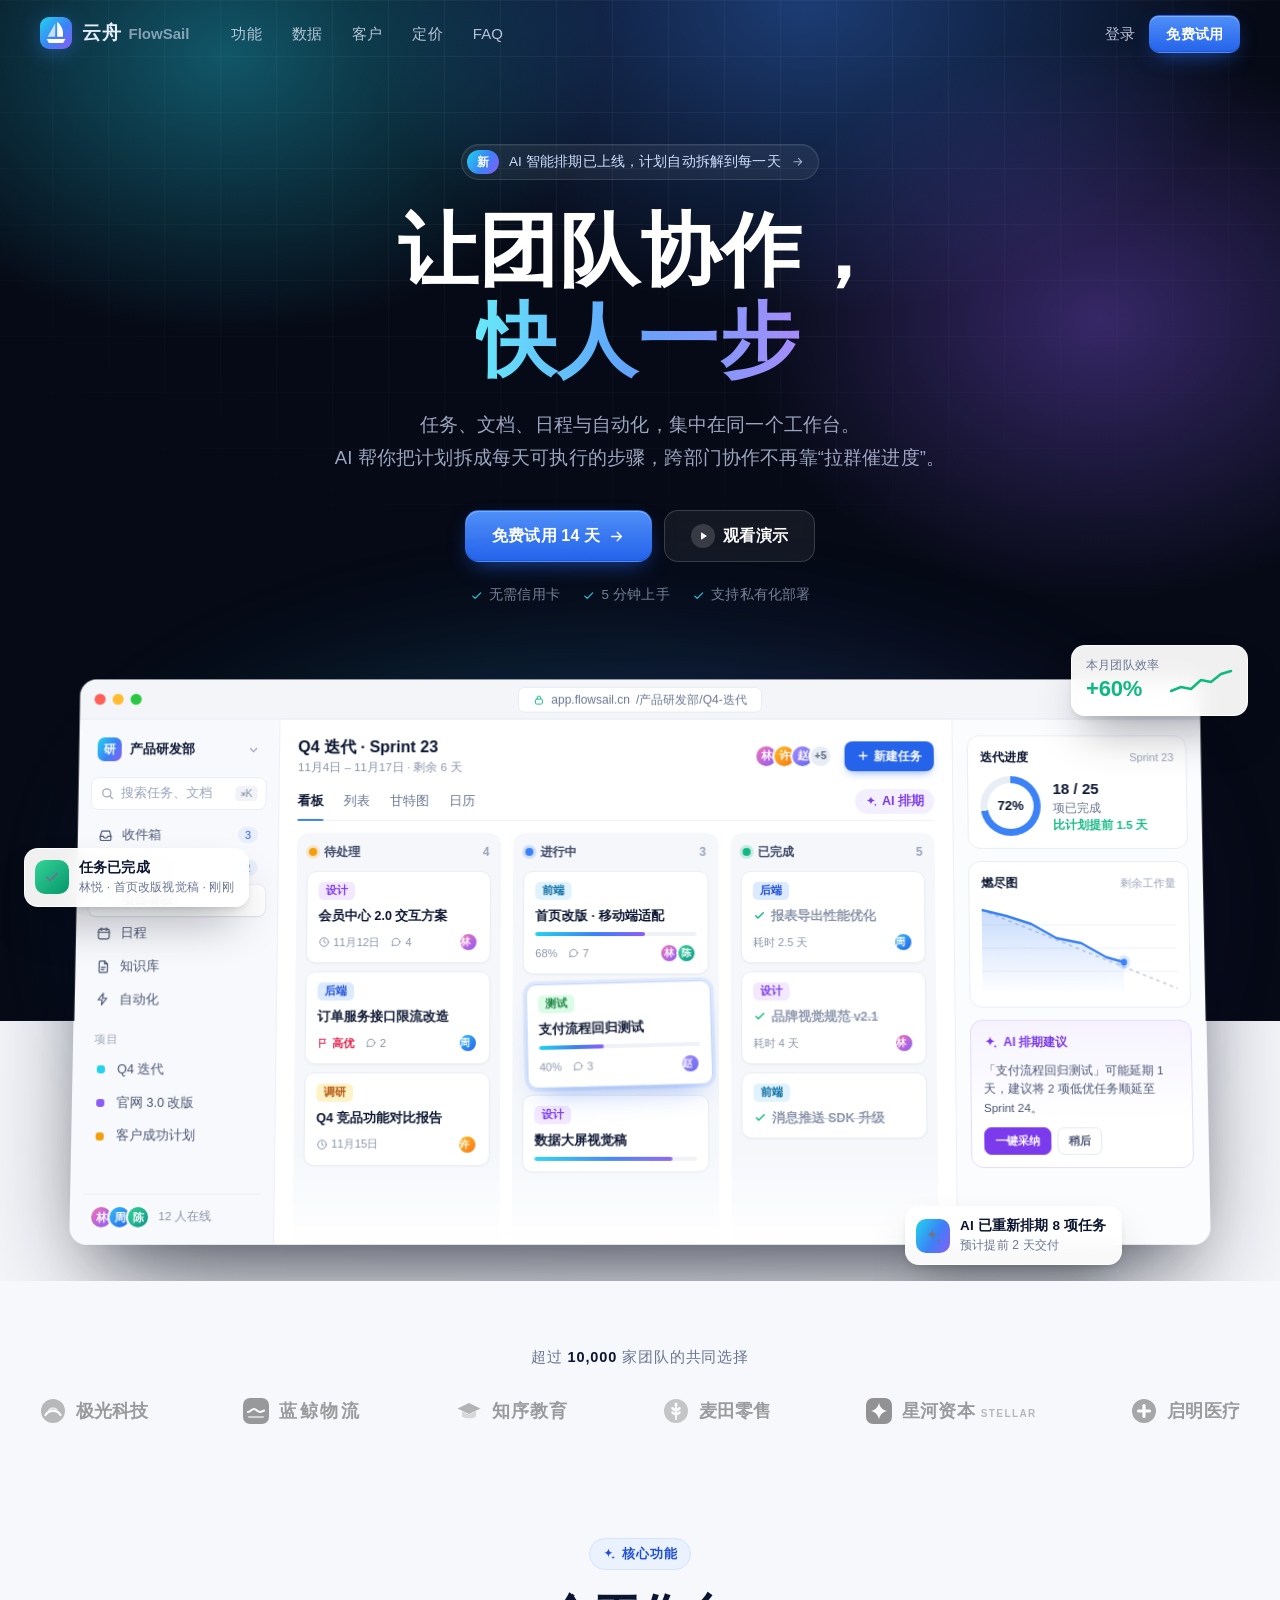
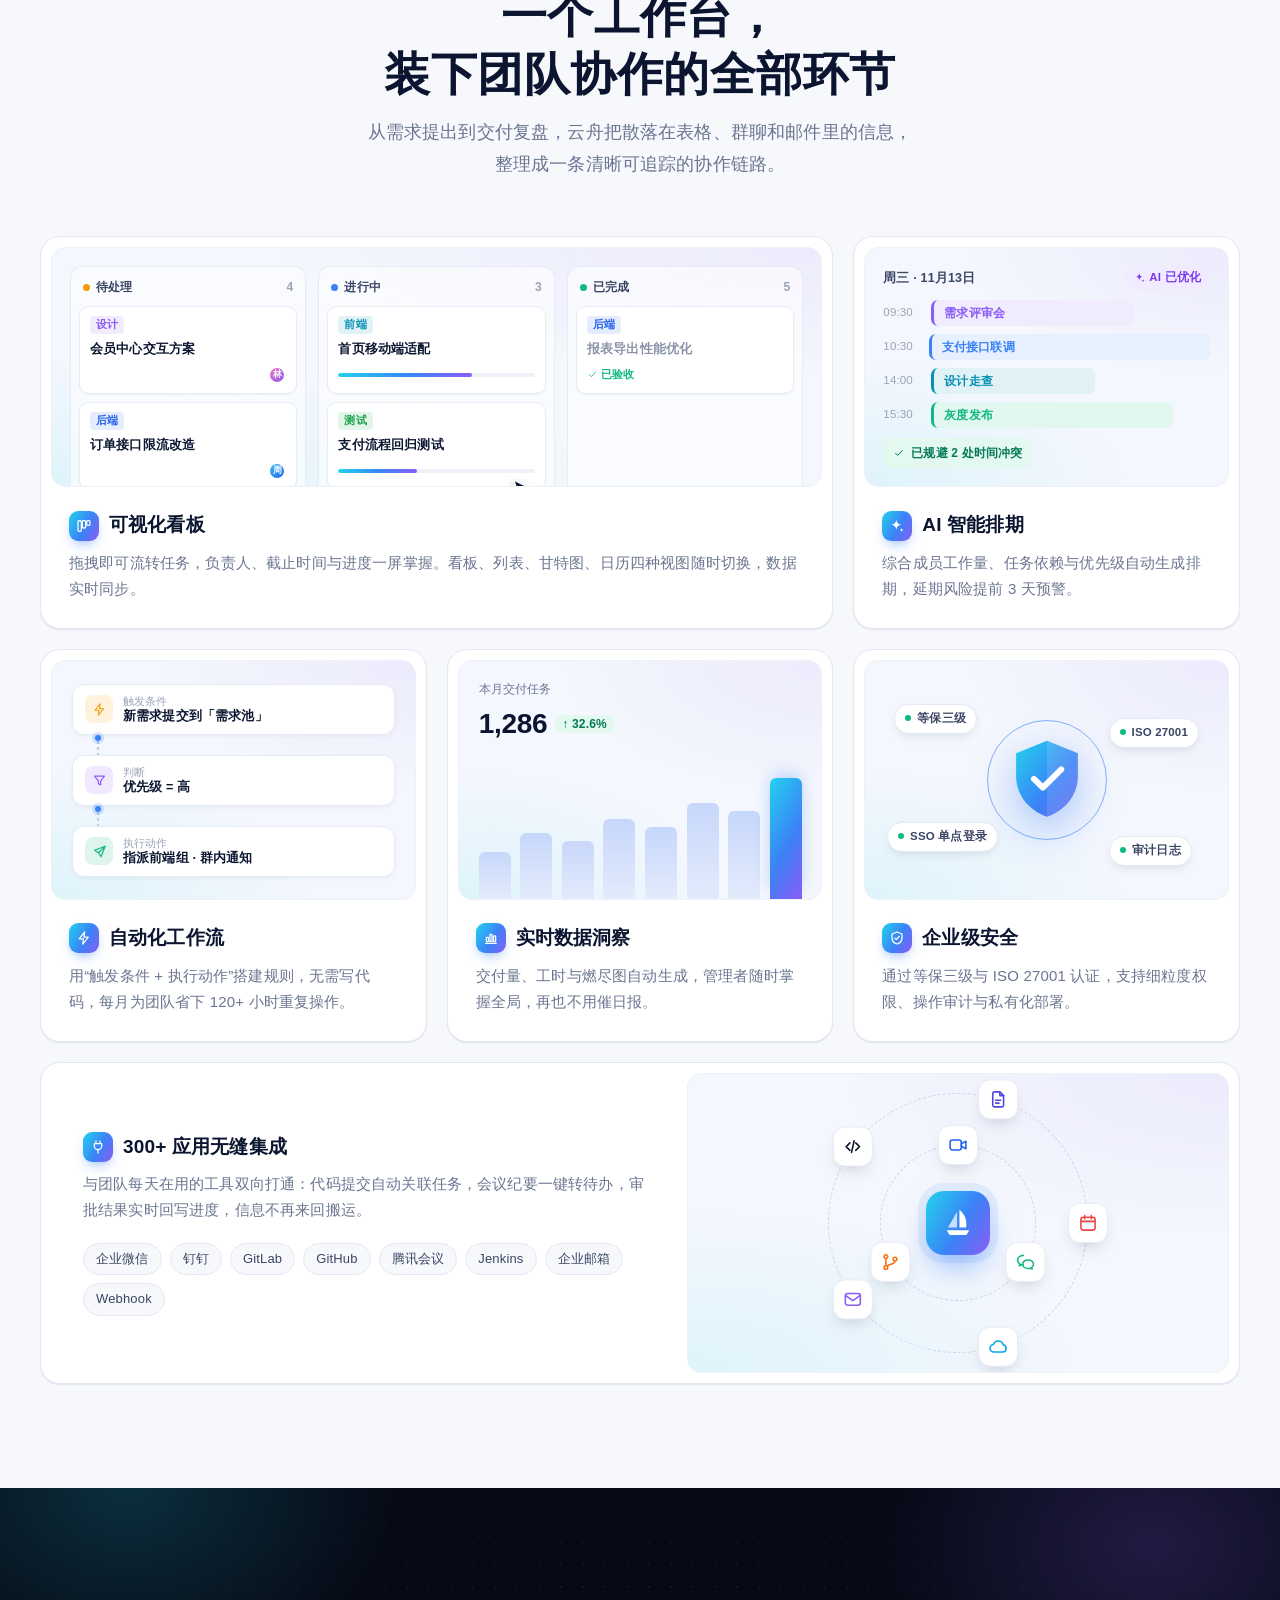
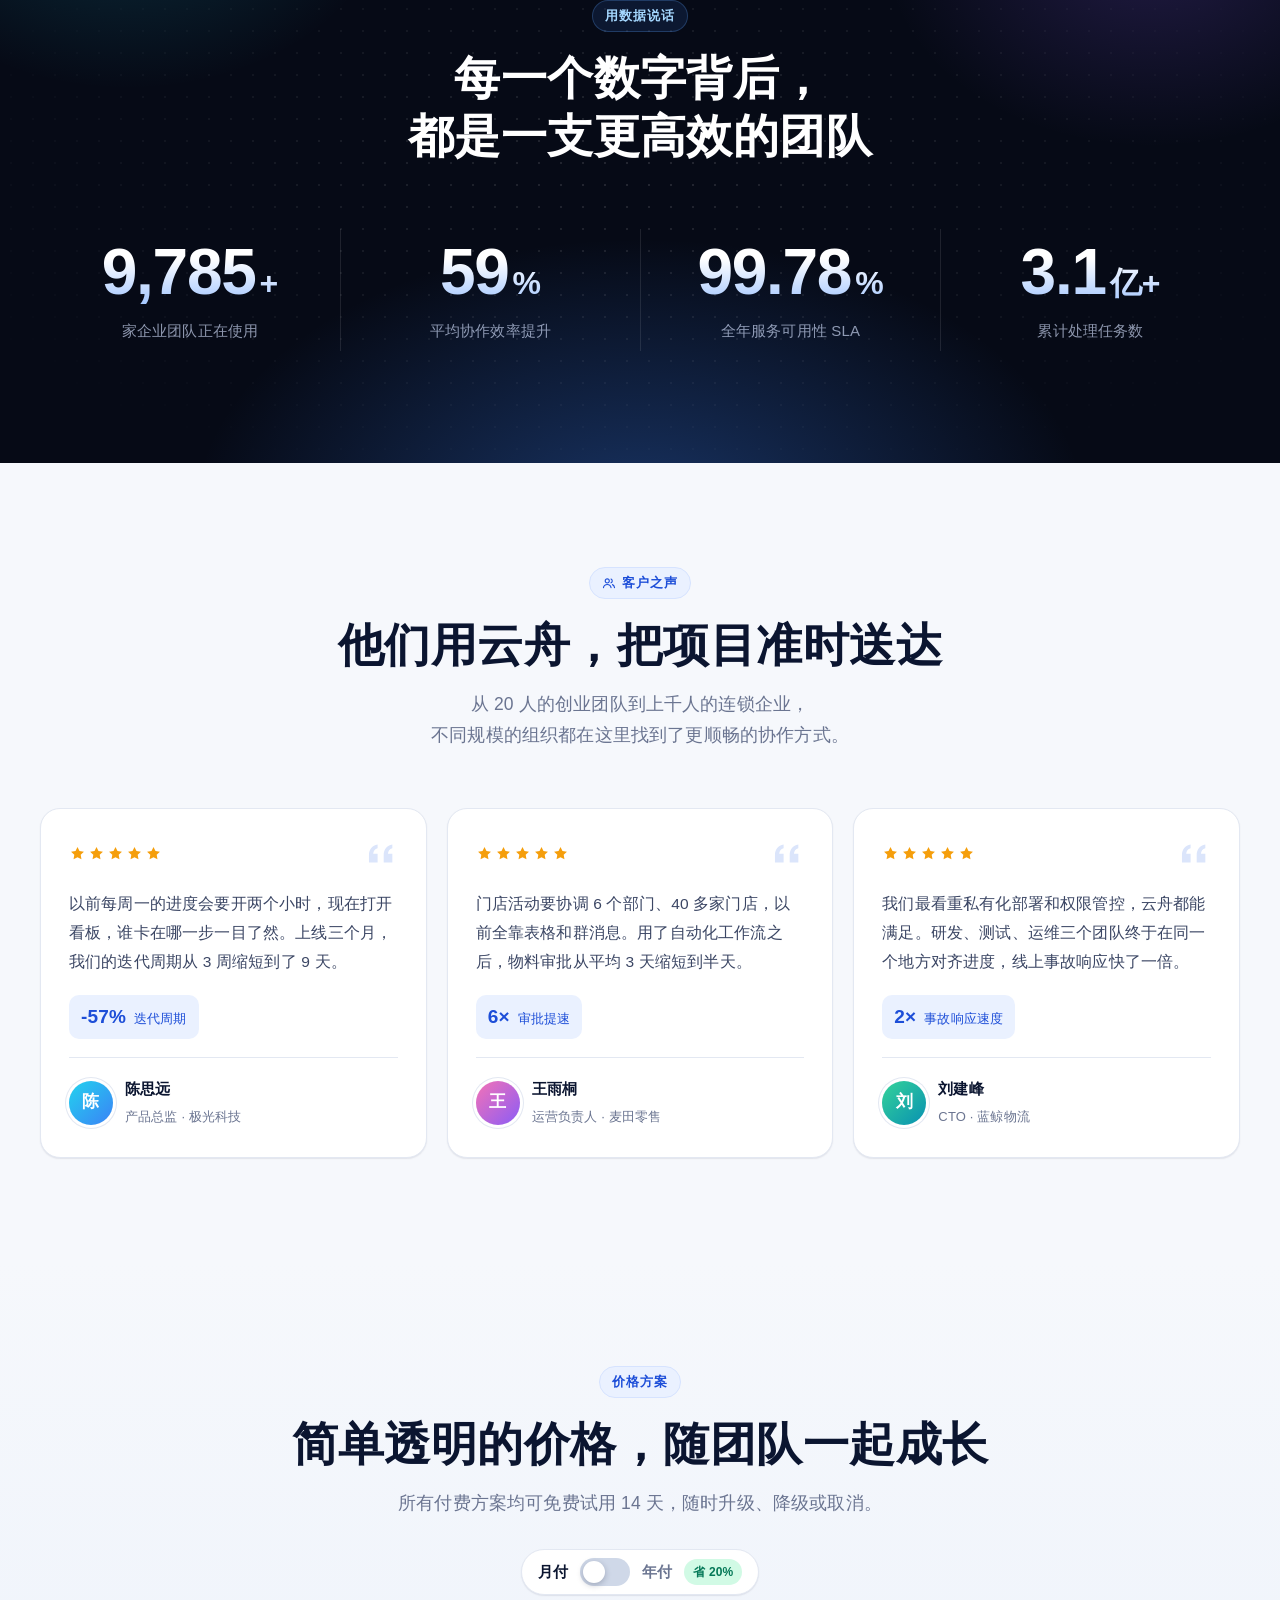
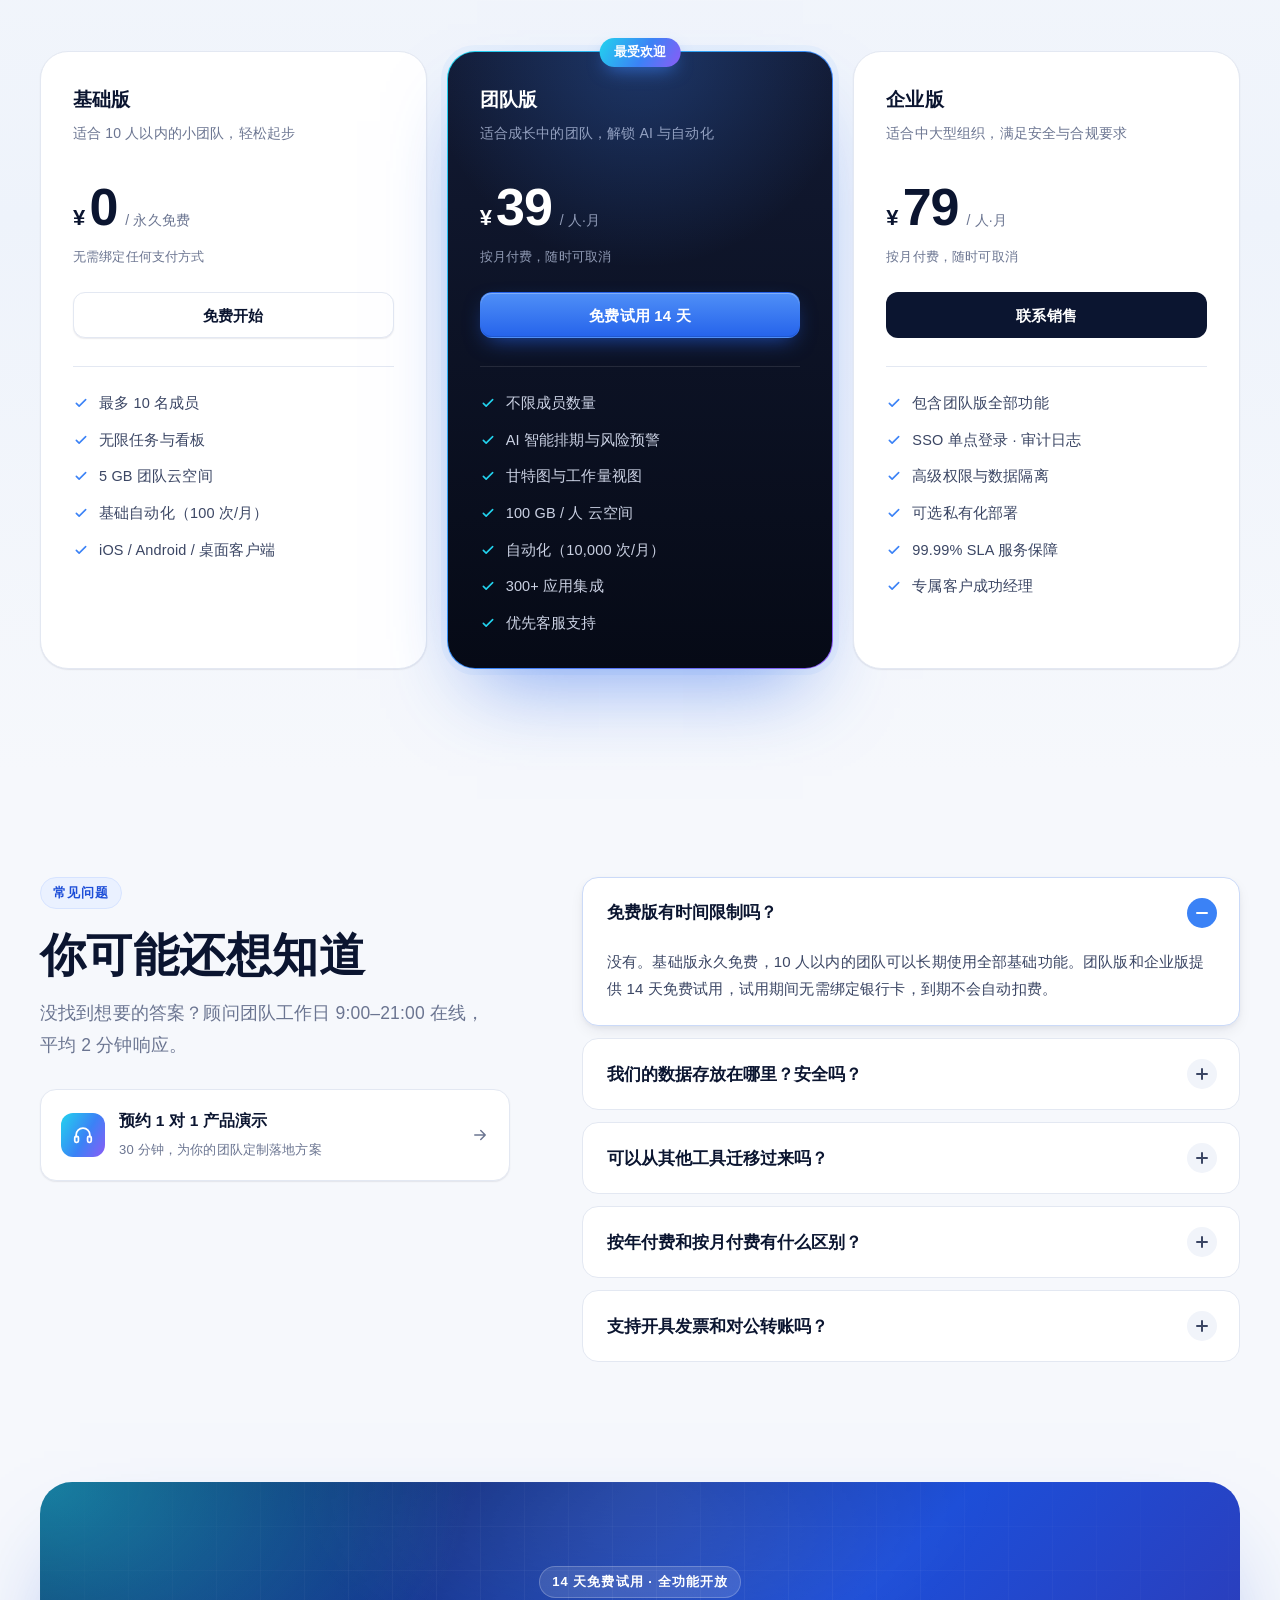
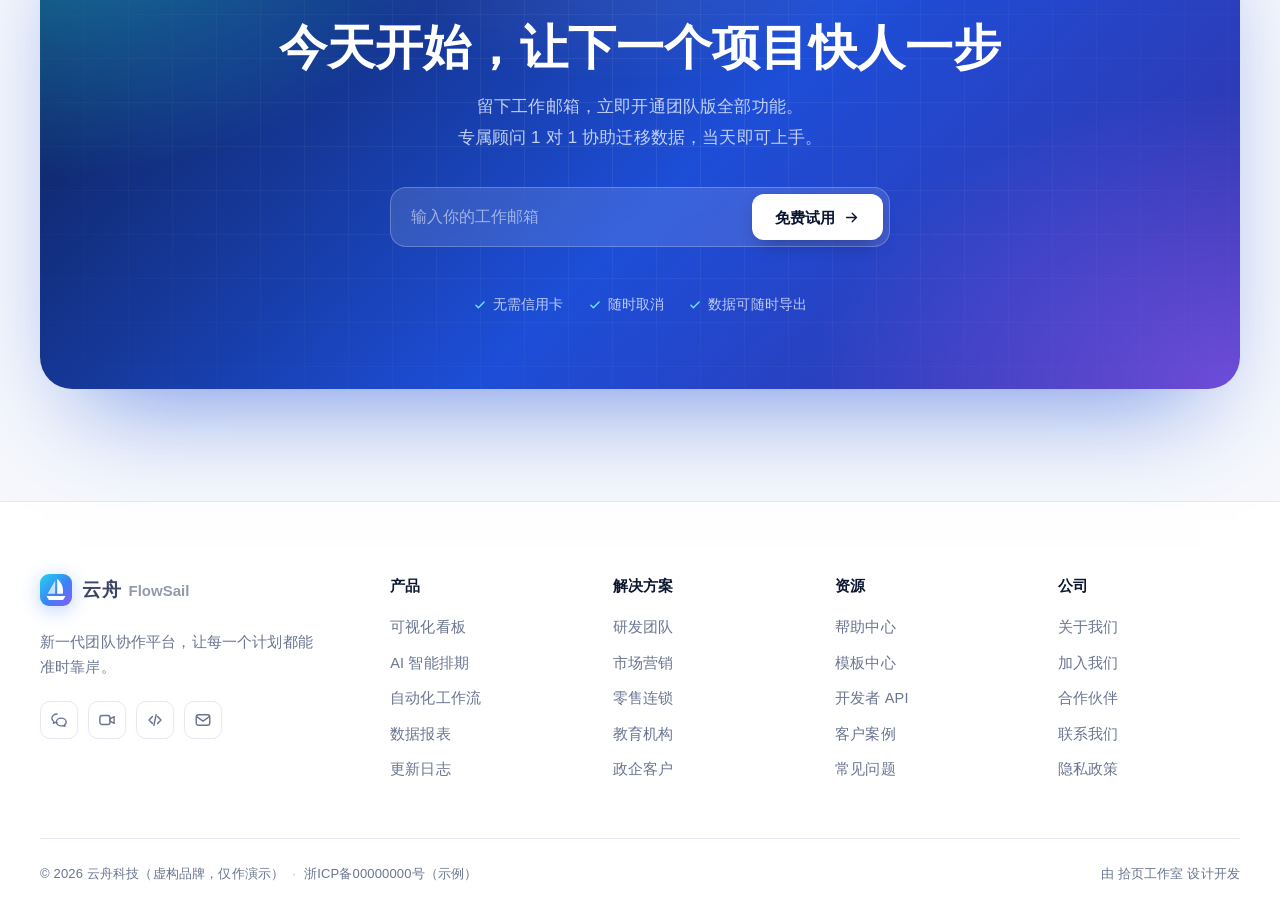
<file: demo-2-landing/index.html>
<!DOCTYPE html>
<html lang="zh-CN">
<head>
  <meta charset="UTF-8">
  <meta name="viewport" content="width=device-width, initial-scale=1">
  <title>云舟 FlowSail — 让团队协作，快人一步</title>
  <meta name="description" content="云舟 FlowSail 是新一代团队协作平台：看板、文档、日程、自动化与 AI 智能排期集于一体，已帮助 10,000+ 团队平均提升 60% 协作效率。">
  <meta name="theme-color" content="#060a16">
  <link rel="icon" type="image/svg+xml" href="favicon.svg">

  <!-- 分享卡片信息：部署后请把 og:image / twitter:image 改为绝对地址，例如 https://你的域名/og.png -->
  <meta property="og:type" content="website">
  <meta property="og:site_name" content="云舟 FlowSail">
  <meta property="og:title" content="云舟 FlowSail — 让团队协作，快人一步">
  <meta property="og:description" content="看板、文档、自动化与 AI 智能排期，一个工作台全搞定。14 天免费试用，无需信用卡。">
  <meta property="og:image" content="https://luyongkang777.github.io/web-demos/demo-2-landing/og.png">
  <meta property="og:image:width" content="1200">
  <meta property="og:image:height" content="630">
  <meta name="twitter:card" content="summary_large_image">
  <meta name="twitter:title" content="云舟 FlowSail — 让团队协作，快人一步">
  <meta name="twitter:description" content="看板、文档、自动化与 AI 智能排期，一个工作台全搞定。">
  <meta name="twitter:image" content="https://luyongkang777.github.io/web-demos/demo-2-landing/og.png">

  <script>document.documentElement.classList.add('js');</script>
  <link rel="stylesheet" href="style.css">
  <script src="script.js" defer></script>
</head>
<body>

<!-- ============ 图标库（全站复用：<svg class="i"><use href="#i-xxx"/></svg>） ============ -->
<svg class="sprite" xmlns="http://www.w3.org/2000/svg" aria-hidden="true" focusable="false">
  <symbol id="i-arrow" viewBox="0 0 24 24"><path d="M5 12h14M13 6l6 6-6 6"/></symbol>
  <symbol id="i-check" viewBox="0 0 24 24"><path d="M5 12.5l4.2 4.2L19 7"/></symbol>
  <symbol id="i-play" viewBox="0 0 24 24"><path d="M8 5.8v12.4a.8.8 0 0 0 1.2.7l10-6.2a.8.8 0 0 0 0-1.4l-10-6.2A.8.8 0 0 0 8 5.8z" fill="currentColor" stroke="none"/></symbol>
  <symbol id="i-sparkle" viewBox="0 0 24 24"><path d="M11 2.5c.6 4.6 2.9 6.9 7.5 7.5-4.6.6-6.9 2.9-7.5 7.5-.6-4.6-2.9-6.9-7.5-7.5 4.6-.6 6.9-2.9 7.5-7.5z" fill="currentColor" stroke="none"/><path d="M19 15c.25 1.9 1.1 2.75 3 3-1.9.25-2.75 1.1-3 3-.25-1.9-1.1-2.75-3-3 1.9-.25 2.75-1.1 3-3z" fill="currentColor" stroke="none"/></symbol>
  <symbol id="i-inbox" viewBox="0 0 24 24"><path d="M3.5 13.5h4.8l1.7 2.5h4l1.7-2.5h4.8"/><path d="M6 5h12l2.5 8.5V18a2 2 0 0 1-2 2h-13a2 2 0 0 1-2-2v-4.5z"/></symbol>
  <symbol id="i-task" viewBox="0 0 24 24"><rect x="3.5" y="3.5" width="17" height="17" rx="4.5"/><path d="M8.5 12.2l2.4 2.4 4.6-5"/></symbol>
  <symbol id="i-board" viewBox="0 0 24 24"><rect x="3" y="4" width="5" height="16" rx="1.6"/><rect x="9.5" y="4" width="5" height="11" rx="1.6"/><rect x="16" y="4" width="5" height="7" rx="1.6"/></symbol>
  <symbol id="i-calendar" viewBox="0 0 24 24"><rect x="3.5" y="5" width="17" height="15.5" rx="3"/><path d="M3.5 10h17M8 3v4M16 3v4"/></symbol>
  <symbol id="i-doc" viewBox="0 0 24 24"><path d="M14 3H7.5a2 2 0 0 0-2 2v14a2 2 0 0 0 2 2h9a2 2 0 0 0 2-2V7.5z"/><path d="M14 3v4.5h4.5M9 13h6M9 16.5h4"/></symbol>
  <symbol id="i-zap" viewBox="0 0 24 24"><path d="M13 2.8L4.8 13.2h6.4l-1 8 8.2-10.4H12z"/></symbol>
  <symbol id="i-chart" viewBox="0 0 24 24"><path d="M4 20h16"/><rect x="5" y="11" width="3.2" height="6.5" rx="1"/><rect x="10.4" y="6.5" width="3.2" height="11" rx="1"/><rect x="15.8" y="9" width="3.2" height="8.5" rx="1"/></symbol>
  <symbol id="i-shield" viewBox="0 0 24 24"><path d="M12 3l7.5 3v5.6c0 4.5-3.1 8.2-7.5 9.4-4.4-1.2-7.5-4.9-7.5-9.4V6z"/><path d="M8.8 12.2l2.2 2.2 4.2-4.6"/></symbol>
  <symbol id="i-plug" viewBox="0 0 24 24"><path d="M9 3v4M15 3v4M6.5 7h11v3.5a5.5 5.5 0 0 1-11 0zM12 16v5"/></symbol>
  <symbol id="i-search" viewBox="0 0 24 24"><circle cx="11" cy="11" r="6.5"/><path d="M20 20l-4.2-4.2"/></symbol>
  <symbol id="i-comment" viewBox="0 0 24 24"><path d="M20 11.5a7.5 7.5 0 0 1-10.9 6.7L4.5 19.5l1.3-4.2A7.5 7.5 0 1 1 20 11.5z"/></symbol>
  <symbol id="i-clock" viewBox="0 0 24 24"><circle cx="12" cy="12" r="8.5"/><path d="M12 7.5V12l3 2"/></symbol>
  <symbol id="i-flag" viewBox="0 0 24 24"><path d="M5.5 21V4.5M5.5 4.5h11l-2 4 2 4h-11"/></symbol>
  <symbol id="i-plus" viewBox="0 0 24 24"><path d="M12 5v14M5 12h14"/></symbol>
  <symbol id="i-chevron" viewBox="0 0 24 24"><path d="M7 10l5 5 5-5"/></symbol>
  <symbol id="i-lock" viewBox="0 0 24 24"><rect x="5" y="10.5" width="14" height="10" rx="2.5"/><path d="M8.5 10.5V8a3.5 3.5 0 0 1 7 0v2.5"/></symbol>
  <symbol id="i-filter" viewBox="0 0 24 24"><path d="M4 5h16l-6.2 7.5V19l-3.6-1.8v-4.7z"/></symbol>
  <symbol id="i-send" viewBox="0 0 24 24"><path d="M21 3.5L10.5 14M21 3.5l-6.5 17-4-6.5-6.5-4z"/></symbol>
  <symbol id="i-star" viewBox="0 0 24 24"><path d="M12 2.8l2.8 5.8 6.3.9-4.6 4.4 1.1 6.3L12 17.2l-5.6 3 1.1-6.3-4.6-4.4 6.3-.9z" fill="currentColor" stroke="none"/></symbol>
  <symbol id="i-quote" viewBox="0 0 24 24"><path d="M3.5 18v-5.2C3.5 8.7 5.8 6.1 9.6 5.3v2.6c-2 .6-3 2-3.1 3.9h3.1V18zm10.4 0v-5.2c0-4.1 2.3-6.7 6.1-7.5v2.6c-2 .6-3 2-3.1 3.9H20V18z" fill="currentColor" stroke="none"/></symbol>
  <symbol id="i-chat" viewBox="0 0 24 24"><path d="M9.5 4C5.4 4 2.5 6.6 2.5 9.8c0 1.8 1 3.4 2.6 4.5l-.6 2.2 2.6-1.3c.8.2 1.6.3 2.4.3"/><path d="M15 9.5c3.6 0 6.5 2.3 6.5 5.2 0 1.5-.8 2.9-2.1 3.8l.5 2-2.3-1.1c-.8.3-1.7.4-2.6.4-3.6 0-6.5-2.3-6.5-5.1s2.9-5.2 6.5-5.2z"/></symbol>
  <symbol id="i-video" viewBox="0 0 24 24"><rect x="2.5" y="6" width="13.5" height="12" rx="3"/><path d="M16 10.5l5.5-3v9L16 13.5z"/></symbol>
  <symbol id="i-code" viewBox="0 0 24 24"><path d="M8.5 7.5L4 12l4.5 4.5M15.5 7.5L20 12l-4.5 4.5M13.5 5l-3 14"/></symbol>
  <symbol id="i-mail" viewBox="0 0 24 24"><rect x="3" y="5" width="18" height="14" rx="3"/><path d="M3.5 7.5l8.5 6 8.5-6"/></symbol>
  <symbol id="i-git" viewBox="0 0 24 24"><circle cx="6.5" cy="5.5" r="2.2"/><circle cx="6.5" cy="18.5" r="2.2"/><circle cx="17.5" cy="8.5" r="2.2"/><path d="M6.5 7.7v8.6M17.5 10.7c0 3.8-5 3.5-9.3 6"/></symbol>
  <symbol id="i-cloud" viewBox="0 0 24 24"><path d="M7 18.5a4.5 4.5 0 0 1-.6-9A6 6 0 0 1 18 9.8a4.4 4.4 0 0 1-.5 8.7z"/></symbol>
  <symbol id="i-headset" viewBox="0 0 24 24"><path d="M4.5 14v-2a7.5 7.5 0 0 1 15 0v2"/><rect x="3" y="13.5" width="4" height="6.5" rx="1.6"/><rect x="17" y="13.5" width="4" height="6.5" rx="1.6"/></symbol>
  <symbol id="i-users" viewBox="0 0 24 24"><circle cx="9" cy="8.5" r="3.5"/><path d="M2.5 20c.6-3.4 3.2-5.5 6.5-5.5s5.9 2.1 6.5 5.5"/><path d="M15.5 5.3a3.5 3.5 0 0 1 0 6.4M18 14.8c1.9.8 3.1 2.6 3.5 5.2"/></symbol>
</svg>

<!-- ============ 顶部导航 ============ -->
<header class="nav" id="nav">
  <div class="container nav__inner">
    <a class="logo" href="#top" aria-label="云舟 FlowSail 首页">
      <svg class="logo__mark" viewBox="0 0 32 32" aria-hidden="true">
        <defs><linearGradient id="lg-nav" x1="0" y1="0" x2="32" y2="32" gradientUnits="userSpaceOnUse"><stop stop-color="#22d3ee"/><stop offset=".55" stop-color="#3b82f6"/><stop offset="1" stop-color="#8b5cf6"/></linearGradient></defs>
        <rect width="32" height="32" rx="9" fill="url(#lg-nav)"/>
        <path d="M15.2 6.5v13.3H7.6z" fill="#fff" fill-opacity=".72"/>
        <path d="M17.2 4.8c4.6 3.9 6.6 9.2 5.6 15h-5.6z" fill="#fff"/>
        <path d="M6.5 22h19l-2.4 4H8.9z" fill="#fff"/>
      </svg>
      <span class="logo__text">云舟<span class="logo__en">FlowSail</span></span>
    </a>

    <nav class="nav__links" aria-label="主导航">
      <a href="#features">功能</a>
      <a href="#stats">数据</a>
      <a href="#customers">客户</a>
      <a href="#pricing">定价</a>
      <a href="#faq">FAQ</a>
    </nav>

    <div class="nav__actions">
      <a class="nav__login" href="#cta">登录</a>
      <a class="btn btn--primary btn--sm" href="#cta">免费试用</a>
      <button class="nav__toggle" type="button" aria-label="打开菜单" aria-expanded="false" aria-controls="mobile-menu"><span></span><span></span></button>
    </div>
  </div>

  <!-- 移动端下拉菜单 -->
  <div class="mobile-menu" id="mobile-menu">
    <nav aria-label="移动端导航">
      <a href="#features">功能<svg class="i"><use href="#i-arrow"/></svg></a>
      <a href="#stats">数据<svg class="i"><use href="#i-arrow"/></svg></a>
      <a href="#customers">客户<svg class="i"><use href="#i-arrow"/></svg></a>
      <a href="#pricing">定价<svg class="i"><use href="#i-arrow"/></svg></a>
      <a href="#faq">FAQ<svg class="i"><use href="#i-arrow"/></svg></a>
    </nav>
    <div class="mobile-menu__cta">
      <a class="btn btn--ghost" href="#cta">登录</a>
      <a class="btn btn--primary" href="#cta">免费试用 14 天</a>
    </div>
  </div>
</header>

<main>

<!-- ============ 首屏 Hero ============ -->
<section class="hero" id="top">
  <div class="hero__bg" aria-hidden="true">
    <div class="hero__grid"></div>
    <div class="aurora aurora--1"></div>
    <div class="aurora aurora--2"></div>
    <div class="aurora aurora--3"></div>
  </div>

  <div class="container">
    <div class="hero__content">
      <a class="badge" href="#features">
        <span class="badge__tag">新</span>
        <span>AI 智能排期已上线<span class="hide-sm">，计划自动拆解到每一天</span></span>
        <svg class="i"><use href="#i-arrow"/></svg>
      </a>
      <h1 class="hero__title">让团队协作，<br><span class="grad-text">快人一步</span></h1>
      <p class="hero__lead"><span class="nw">任务、文档、日程与自动化，</span><span class="nw">集中在同一个工作台。</span><span class="nw">AI 帮你把计划拆成每天可执行的步骤，</span><span class="nw">跨部门协作不再靠“拉群催进度”。</span></p>
      <div class="hero__actions">
        <a class="btn btn--primary btn--lg" href="#cta">免费试用 14 天<svg class="i"><use href="#i-arrow"/></svg></a>
        <a class="btn btn--glass btn--lg" href="#features"><span class="btn__play"><svg class="i"><use href="#i-play"/></svg></span>观看演示</a>
      </div>
      <ul class="hero__notes">
        <li><svg class="i"><use href="#i-check"/></svg>无需信用卡</li>
        <li><svg class="i"><use href="#i-check"/></svg>5 分钟上手</li>
        <li><svg class="i"><use href="#i-check"/></svg>支持私有化部署</li>
      </ul>
    </div>

    <!-- 产品界面（纯 HTML/CSS 绘制，无图片） -->
    <div class="showcase">
      <div class="showcase__glow" aria-hidden="true"></div>
      <div class="mock" role="img" aria-label="云舟产品界面预览：迭代看板、进度统计与 AI 排期建议">
        <div class="mock__win" aria-hidden="true">
          <div class="mock__bar">
            <div class="mock__dots"><i></i><i></i><i></i></div>
            <div class="mock__url"><svg class="i"><use href="#i-lock"/></svg>app.flowsail.cn<span class="hide-sm">/产品研发部/Q4-迭代</span></div>
            <div class="mock__bar-end"></div>
          </div>
          <div class="mock__body">
            <!-- 侧边栏 -->
            <div class="mock__side">
              <div class="ws"><span class="ws__logo">研</span>产品研发部<svg class="i"><use href="#i-chevron"/></svg></div>
              <div class="mock__search"><svg class="i"><use href="#i-search"/></svg>搜索任务、文档<kbd>⌘K</kbd></div>
              <div class="side-item"><svg class="i"><use href="#i-inbox"/></svg>收件箱<span class="count">3</span></div>
              <div class="side-item"><svg class="i"><use href="#i-task"/></svg>我的任务<span class="count">12</span></div>
              <div class="side-item is-active"><svg class="i"><use href="#i-board"/></svg>项目看板</div>
              <div class="side-item"><svg class="i"><use href="#i-calendar"/></svg>日程</div>
              <div class="side-item"><svg class="i"><use href="#i-doc"/></svg>知识库</div>
              <div class="side-item"><svg class="i"><use href="#i-zap"/></svg>自动化</div>
              <div class="side-label">项目</div>
              <div class="side-item"><i class="pdot" style="--c:#22d3ee"></i>Q4 迭代</div>
              <div class="side-item"><i class="pdot" style="--c:#8b5cf6"></i>官网 3.0 改版</div>
              <div class="side-item"><i class="pdot" style="--c:#f59e0b"></i>客户成功计划</div>
              <div class="side-foot">
                <div class="avatars"><span class="av av--1">林</span><span class="av av--2">周</span><span class="av av--3">陈</span></div>
                <span>12 人在线</span>
              </div>
            </div>

            <!-- 主区域：看板 -->
            <div class="mock__main">
              <div class="mm-head">
                <div>
                  <div class="mm-title">Q4 迭代 · Sprint 23</div>
                  <div class="mm-sub">11月4日 – 11月17日 · 剩余 6 天</div>
                </div>
                <div class="mm-head__end">
                  <div class="avatars hide-sm"><span class="av av--1">林</span><span class="av av--4">许</span><span class="av av--5">赵</span><span class="av av--more">+5</span></div>
                  <span class="mm-btn"><svg class="i"><use href="#i-plus"/></svg>新建任务</span>
                </div>
              </div>
              <div class="mm-tabs">
                <span class="is-active">看板</span><span>列表</span><span>甘特图</span><span class="hide-sm">日历</span>
                <span class="mm-tabs__ai"><svg class="i"><use href="#i-sparkle"/></svg>AI 排期</span>
              </div>
              <div class="board">
                <div class="col">
                  <div class="col__head"><i style="--c:#f59e0b"></i>待处理<span>4</span></div>
                  <div class="tcard">
                    <span class="tag tag--design">设计</span>
                    <div class="tcard__title">会员中心 2.0 交互方案</div>
                    <div class="tcard__meta"><span><svg class="i"><use href="#i-clock"/></svg>11月12日</span><span><svg class="i"><use href="#i-comment"/></svg>4</span><span class="av av--sm av--1">林</span></div>
                  </div>
                  <div class="tcard">
                    <span class="tag tag--be">后端</span>
                    <div class="tcard__title">订单服务接口限流改造</div>
                    <div class="tcard__meta"><span class="prio"><svg class="i"><use href="#i-flag"/></svg>高优</span><span><svg class="i"><use href="#i-comment"/></svg>2</span><span class="av av--sm av--2">周</span></div>
                  </div>
                  <div class="tcard">
                    <span class="tag tag--research">调研</span>
                    <div class="tcard__title">Q4 竞品功能对比报告</div>
                    <div class="tcard__meta"><span><svg class="i"><use href="#i-clock"/></svg>11月15日</span><span class="av av--sm av--4">许</span></div>
                  </div>
                </div>
                <div class="col">
                  <div class="col__head"><i style="--c:#3b82f6"></i>进行中<span>3</span></div>
                  <div class="tcard">
                    <span class="tag tag--fe">前端</span>
                    <div class="tcard__title">首页改版 · 移动端适配</div>
                    <div class="bar"><i style="--w:68%"></i></div>
                    <div class="tcard__meta"><span>68%</span><span><svg class="i"><use href="#i-comment"/></svg>7</span><span class="avatars"><span class="av av--sm av--1">林</span><span class="av av--sm av--3">陈</span></span></div>
                  </div>
                  <div class="tcard tcard--lifted">
                    <span class="tag tag--qa">测试</span>
                    <div class="tcard__title">支付流程回归测试</div>
                    <div class="bar"><i style="--w:40%"></i></div>
                    <div class="tcard__meta"><span>40%</span><span><svg class="i"><use href="#i-comment"/></svg>3</span><span class="av av--sm av--5">赵</span></div>
                  </div>
                  <div class="tcard">
                    <span class="tag tag--design">设计</span>
                    <div class="tcard__title">数据大屏视觉稿</div>
                    <div class="bar"><i style="--w:85%"></i></div>
                  </div>
                </div>
                <div class="col">
                  <div class="col__head"><i style="--c:#10b981"></i>已完成<span>5</span></div>
                  <div class="tcard is-done">
                    <span class="tag tag--be">后端</span>
                    <div class="tcard__title"><svg class="i"><use href="#i-check"/></svg>报表导出性能优化</div>
                    <div class="tcard__meta"><span>耗时 2.5 天</span><span class="av av--sm av--2">周</span></div>
                  </div>
                  <div class="tcard is-done">
                    <span class="tag tag--design">设计</span>
                    <div class="tcard__title"><svg class="i"><use href="#i-check"/></svg>品牌视觉规范 v2.1</div>
                    <div class="tcard__meta"><span>耗时 4 天</span><span class="av av--sm av--1">林</span></div>
                  </div>
                  <div class="tcard is-done">
                    <span class="tag tag--fe">前端</span>
                    <div class="tcard__title"><svg class="i"><use href="#i-check"/></svg>消息推送 SDK 升级</div>
                  </div>
                </div>
              </div>
            </div>

            <!-- 右侧洞察栏 -->
            <div class="mock__aside">
              <div class="icard">
                <div class="icard__h">迭代进度<span>Sprint 23</span></div>
                <div class="progress">
                  <div class="ring"><span>72%</span></div>
                  <div class="progress__txt"><b>18 / 25</b> 项已完成<em>比计划提前 1.5 天</em></div>
                </div>
              </div>
              <div class="icard">
                <div class="icard__h">燃尽图<span>剩余工作量</span></div>
                <svg class="burn" viewBox="0 0 220 92" preserveAspectRatio="none">
                  <defs><linearGradient id="burn-fill" x1="0" y1="0" x2="0" y2="1"><stop offset="0" stop-color="#3b82f6" stop-opacity=".28"/><stop offset="1" stop-color="#3b82f6" stop-opacity="0"/></linearGradient></defs>
                  <path d="M0 23h220M0 46h220M0 69h220" stroke="#eef1f6" stroke-width="1"/>
                  <path d="M0 8L220 86" stroke="#c4cbe0" stroke-width="1.5" stroke-dasharray="4 4" fill="none"/>
                  <path d="M0 8L28 14L56 22L84 36L112 41L140 55L160 60V92H0Z" fill="url(#burn-fill)"/>
                  <path d="M0 8L28 14L56 22L84 36L112 41L140 55L160 60" stroke="#3b82f6" stroke-width="2.5" fill="none" stroke-linejoin="round" stroke-linecap="round"/>
                  <circle cx="160" cy="60" r="7" fill="#3b82f6" fill-opacity=".18"/><circle cx="160" cy="60" r="3.5" fill="#3b82f6"/>
                </svg>
              </div>
              <div class="icard icard--ai">
                <div class="icard__h"><span class="ai-label"><svg class="i"><use href="#i-sparkle"/></svg>AI 排期建议</span></div>
                <p>「支付流程回归测试」可能延期 1 天，建议将 2 项低优任务顺延至 Sprint 24。</p>
                <div class="icard__btns"><span class="mini-btn mini-btn--primary">一键采纳</span><span class="mini-btn">稍后</span></div>
              </div>
            </div>
          </div>
        </div>
      </div>

      <!-- 漂浮小卡片 -->
      <div class="float float--done" aria-hidden="true">
        <span class="float__ic float__ic--green"><svg class="i"><use href="#i-check"/></svg></span>
        <div><b>任务已完成</b><span>林悦 · 首页改版视觉稿 · 刚刚</span></div>
      </div>
      <div class="float float--eff" aria-hidden="true">
        <div><span>本月团队效率</span><b class="float__big">+60%</b></div>
        <svg class="spark" viewBox="0 0 64 28"><path d="M2 24L12 20L22 22L32 13L42 15L52 7L62 4" fill="none" stroke="#10b981" stroke-width="2.5" stroke-linecap="round" stroke-linejoin="round"/></svg>
      </div>
      <div class="float float--ai" aria-hidden="true">
        <span class="float__ic float__ic--grad"><svg class="i"><use href="#i-sparkle"/></svg></span>
        <div><b>AI 已重新排期 8 项任务</b><span>预计提前 2 天交付</span></div>
      </div>
    </div>
  </div>
</section>

<!-- ============ 信任条：合作企业 ============ -->
<section class="trust" aria-label="合作企业">
  <div class="container">
    <p class="trust__title">超过 <b>10,000</b> 家团队的共同选择</p>
    <div class="logos-viewport">
      <ul class="logos">
        <li class="clogo"><svg viewBox="0 0 26 26" aria-hidden="true"><circle cx="13" cy="13" r="12" fill="#10b981"/><path d="M5.5 17c2.8-5.5 12.2-5.5 15 0" stroke="#fff" stroke-width="2.2" fill="none" stroke-linecap="round"/><path d="M9 12.2c2.3-2.6 5.7-2.6 8 0" stroke="#a7f3d0" stroke-width="2" fill="none" stroke-linecap="round"/></svg><span class="clogo__name" style="font-weight:800">极光科技</span></li>
        <li class="clogo"><svg viewBox="0 0 26 26" aria-hidden="true"><rect width="26" height="26" rx="7" fill="#2563eb"/><path d="M5 14c2.5 0 3.5-3 6-3s3.5 3 6 3 2.6-1.4 4-1.4" stroke="#fff" stroke-width="2.2" fill="none" stroke-linecap="round"/><path d="M6 19h14" stroke="#93c5fd" stroke-width="2" stroke-linecap="round"/></svg><span class="clogo__name" style="letter-spacing:.14em">蓝鲸物流</span></li>
        <li class="clogo"><svg viewBox="0 0 26 26" aria-hidden="true"><path d="M13 5L1.5 10.5 13 16l11.5-5.5z" fill="#f97316"/><path d="M6 13.2v5.2c3 2.6 11 2.6 14 0v-5.2L13 16.6z" fill="#fdba74"/></svg><span class="clogo__name clogo__name--serif">知序教育</span></li>
        <li class="clogo"><svg viewBox="0 0 26 26" aria-hidden="true"><circle cx="13" cy="13" r="12" fill="#f59e0b"/><path d="M13 21V9" stroke="#fff" stroke-width="1.8" stroke-linecap="round"/><ellipse cx="13" cy="6.8" rx="1.5" ry="2.3" fill="#fff"/><ellipse cx="10.4" cy="11" rx="2.5" ry="1.4" transform="rotate(35 10.4 11)" fill="#fff"/><ellipse cx="15.6" cy="11" rx="2.5" ry="1.4" transform="rotate(-35 15.6 11)" fill="#fff"/><ellipse cx="10.4" cy="15.2" rx="2.5" ry="1.4" transform="rotate(35 10.4 15.2)" fill="#fff"/><ellipse cx="15.6" cy="15.2" rx="2.5" ry="1.4" transform="rotate(-35 15.6 15.2)" fill="#fff"/></svg><span class="clogo__name">麦田零售</span></li>
        <li class="clogo"><svg viewBox="0 0 26 26" aria-hidden="true"><rect width="26" height="26" rx="7" fill="#7c3aed"/><path d="M13 4.5c.7 4.7 3.8 7.8 8.5 8.5-4.7.7-7.8 3.8-8.5 8.5-.7-4.7-3.8-7.8-8.5-8.5 4.7-.7 7.8-3.8 8.5-8.5z" fill="#fff"/></svg><span class="clogo__name">星河资本<small>STELLAR</small></span></li>
        <li class="clogo"><svg viewBox="0 0 26 26" aria-hidden="true"><circle cx="13" cy="13" r="12" fill="#0891b2"/><path d="M13 7.5v11M7.5 13h11" stroke="#fff" stroke-width="3.2" stroke-linecap="round"/></svg><span class="clogo__name" style="font-weight:600">启明医疗</span></li>
        <!-- 以下为移动端无缝滚动用的复制项（桌面端隐藏） -->
        <li class="clogo clogo--dup" aria-hidden="true"><svg viewBox="0 0 26 26"><circle cx="13" cy="13" r="12" fill="#10b981"/><path d="M5.5 17c2.8-5.5 12.2-5.5 15 0" stroke="#fff" stroke-width="2.2" fill="none" stroke-linecap="round"/><path d="M9 12.2c2.3-2.6 5.7-2.6 8 0" stroke="#a7f3d0" stroke-width="2" fill="none" stroke-linecap="round"/></svg><span class="clogo__name" style="font-weight:800">极光科技</span></li>
        <li class="clogo clogo--dup" aria-hidden="true"><svg viewBox="0 0 26 26"><rect width="26" height="26" rx="7" fill="#2563eb"/><path d="M5 14c2.5 0 3.5-3 6-3s3.5 3 6 3 2.6-1.4 4-1.4" stroke="#fff" stroke-width="2.2" fill="none" stroke-linecap="round"/><path d="M6 19h14" stroke="#93c5fd" stroke-width="2" stroke-linecap="round"/></svg><span class="clogo__name" style="letter-spacing:.14em">蓝鲸物流</span></li>
        <li class="clogo clogo--dup" aria-hidden="true"><svg viewBox="0 0 26 26"><path d="M13 5L1.5 10.5 13 16l11.5-5.5z" fill="#f97316"/><path d="M6 13.2v5.2c3 2.6 11 2.6 14 0v-5.2L13 16.6z" fill="#fdba74"/></svg><span class="clogo__name clogo__name--serif">知序教育</span></li>
        <li class="clogo clogo--dup" aria-hidden="true"><svg viewBox="0 0 26 26"><circle cx="13" cy="13" r="12" fill="#f59e0b"/><path d="M13 21V9" stroke="#fff" stroke-width="1.8" stroke-linecap="round"/><ellipse cx="13" cy="6.8" rx="1.5" ry="2.3" fill="#fff"/><ellipse cx="10.4" cy="11" rx="2.5" ry="1.4" transform="rotate(35 10.4 11)" fill="#fff"/><ellipse cx="15.6" cy="11" rx="2.5" ry="1.4" transform="rotate(-35 15.6 11)" fill="#fff"/><ellipse cx="10.4" cy="15.2" rx="2.5" ry="1.4" transform="rotate(35 10.4 15.2)" fill="#fff"/><ellipse cx="15.6" cy="15.2" rx="2.5" ry="1.4" transform="rotate(-35 15.6 15.2)" fill="#fff"/></svg><span class="clogo__name">麦田零售</span></li>
        <li class="clogo clogo--dup" aria-hidden="true"><svg viewBox="0 0 26 26"><rect width="26" height="26" rx="7" fill="#7c3aed"/><path d="M13 4.5c.7 4.7 3.8 7.8 8.5 8.5-4.7.7-7.8 3.8-8.5 8.5-.7-4.7-3.8-7.8-8.5-8.5 4.7-.7 7.8-3.8 8.5-8.5z" fill="#fff"/></svg><span class="clogo__name">星河资本<small>STELLAR</small></span></li>
        <li class="clogo clogo--dup" aria-hidden="true"><svg viewBox="0 0 26 26"><circle cx="13" cy="13" r="12" fill="#0891b2"/><path d="M13 7.5v11M7.5 13h11" stroke="#fff" stroke-width="3.2" stroke-linecap="round"/></svg><span class="clogo__name" style="font-weight:600">启明医疗</span></li>
      </ul>
    </div>
  </div>
</section>

<!-- ============ 核心功能（Bento 网格） ============ -->
<section class="section" id="features">
  <div class="container">
    <header class="section-head reveal">
      <span class="eyebrow"><svg class="i"><use href="#i-sparkle"/></svg>核心功能</span>
      <h2 class="h2"><span class="nw">一个工作台，</span><span class="nw">装下团队协作的全部环节</span></h2>
      <p class="lead"><span class="nw">从需求提出到交付复盘，</span><span class="nw">云舟把散落在表格、群聊和邮件里的信息，</span><span class="nw">整理成一条清晰可追踪的协作链路。</span></p>
    </header>

    <div class="bento">
      <!-- 1. 可视化看板 -->
      <article class="cell cell--board reveal lift">
        <div class="cell__visual vis-board" aria-hidden="true">
          <div class="vb">
            <div class="vb-col">
              <div class="vb-h"><i style="--c:#f59e0b"></i>待处理<b>4</b></div>
              <div class="vb-card"><span class="vb-tag" style="--c:#8b5cf6">设计</span><span class="vb-t">会员中心交互方案</span><span class="vb-foot"><span class="av av--xs av--1">林</span></span></div>
              <div class="vb-card"><span class="vb-tag" style="--c:#2563eb">后端</span><span class="vb-t">订单接口限流改造</span><span class="vb-foot"><span class="av av--xs av--2">周</span></span></div>
            </div>
            <div class="vb-col">
              <div class="vb-h"><i style="--c:#3b82f6"></i>进行中<b>3</b></div>
              <div class="vb-card"><span class="vb-tag" style="--c:#0891b2">前端</span><span class="vb-t">首页移动端适配</span><span class="vb-foot"><span class="vb-bar"><i style="width:68%"></i></span></span></div>
              <div class="vb-card vb-card--move"><span class="vb-tag" style="--c:#16a34a">测试</span><span class="vb-t">支付流程回归测试</span><span class="vb-foot"><span class="vb-bar"><i></i></span></span>
                <svg class="vb-cursor" viewBox="0 0 24 24"><path d="M5 3l14 7.2-6.2 1.6L10 18z" fill="#0b1530" stroke="#fff" stroke-width="1.6" stroke-linejoin="round"/></svg>
              </div>
            </div>
            <div class="vb-col">
              <div class="vb-h"><i style="--c:#10b981"></i>已完成<b>5</b></div>
              <div class="vb-card is-done"><span class="vb-tag" style="--c:#2563eb">后端</span><span class="vb-t">报表导出性能优化</span><span class="vb-foot"><span class="vb-ok"><svg class="i"><use href="#i-check"/></svg>已验收</span></span></div>
              <div class="vb-ghost"></div>
            </div>
          </div>
        </div>
        <div class="cell__body">
          <h3 class="cell__title"><span class="cell__icon"><svg class="i"><use href="#i-board"/></svg></span>可视化看板</h3>
          <p>拖拽即可流转任务，负责人、截止时间与进度一屏掌握。看板、列表、甘特图、日历四种视图随时切换，数据实时同步。</p>
        </div>
      </article>

      <!-- 2. AI 智能排期 -->
      <article class="cell reveal lift" style="--d:1">
        <div class="cell__visual vis-ai" aria-hidden="true">
          <div class="ai-head"><span>周三 · 11月13日</span><span class="ai-badge"><svg class="i"><use href="#i-sparkle"/></svg>AI 已优化</span></div>
          <div class="ai-rows">
            <div class="ai-row" style="--i:0"><time>09:30</time><span class="ai-slot" style="--w:62%;--c:#8b5cf6">需求评审会</span></div>
            <div class="ai-row" style="--i:1"><time>10:30</time><span class="ai-slot" style="--w:92%;--c:#3b82f6">支付接口联调</span></div>
            <div class="ai-row" style="--i:2"><time>14:00</time><span class="ai-slot" style="--w:50%;--c:#0891b2">设计走查</span></div>
            <div class="ai-row" style="--i:3"><time>15:30</time><span class="ai-slot" style="--w:74%;--c:#10b981">灰度发布</span></div>
          </div>
          <div class="ai-tip"><svg class="i"><use href="#i-check"/></svg>已规避 2 处时间冲突</div>
        </div>
        <div class="cell__body">
          <h3 class="cell__title"><span class="cell__icon"><svg class="i"><use href="#i-sparkle"/></svg></span>AI 智能排期</h3>
          <p>综合成员工作量、任务依赖与优先级自动生成排期，延期风险提前 3 天预警。</p>
        </div>
      </article>

      <!-- 3. 自动化工作流 -->
      <article class="cell reveal lift">
        <div class="cell__visual vis-flow" aria-hidden="true">
          <div class="fnode"><span class="fnode__ic" style="--c:#f59e0b"><svg class="i"><use href="#i-zap"/></svg></span><div><small>触发条件</small><b>新需求提交到「需求池」</b></div></div>
          <div class="flink"><i></i></div>
          <div class="fnode"><span class="fnode__ic" style="--c:#8b5cf6"><svg class="i"><use href="#i-filter"/></svg></span><div><small>判断</small><b>优先级 = 高</b></div></div>
          <div class="flink"><i></i></div>
          <div class="fnode"><span class="fnode__ic" style="--c:#10b981"><svg class="i"><use href="#i-send"/></svg></span><div><small>执行动作</small><b>指派前端组 · 群内通知</b></div></div>
        </div>
        <div class="cell__body">
          <h3 class="cell__title"><span class="cell__icon"><svg class="i"><use href="#i-zap"/></svg></span>自动化工作流</h3>
          <p>用“触发条件 + 执行动作”搭建规则，无需写代码，每月为团队省下 120+ 小时重复操作。</p>
        </div>
      </article>

      <!-- 4. 数据洞察 -->
      <article class="cell reveal lift" style="--d:1">
        <div class="cell__visual vis-chart" aria-hidden="true">
          <div class="chart-kpi"><small>本月交付任务</small><b>1,286</b><span class="up">↑ 32.6%</span></div>
          <div class="bars">
            <i style="--h:34%;--i:0"></i><i style="--h:48%;--i:1"></i><i style="--h:42%;--i:2"></i><i style="--h:58%;--i:3"></i>
            <i style="--h:52%;--i:4"></i><i style="--h:70%;--i:5"></i><i style="--h:64%;--i:6"></i><i class="is-hi" style="--h:88%;--i:7"></i>
          </div>
        </div>
        <div class="cell__body">
          <h3 class="cell__title"><span class="cell__icon"><svg class="i"><use href="#i-chart"/></svg></span>实时数据洞察</h3>
          <p>交付量、工时与燃尽图自动生成，管理者随时掌握全局，再也不用催日报。</p>
        </div>
      </article>

      <!-- 5. 企业级安全 -->
      <article class="cell reveal lift" style="--d:2">
        <div class="cell__visual vis-shield" aria-hidden="true">
          <div class="shield">
            <span class="ripple"></span><span class="ripple ripple--2"></span>
            <svg viewBox="0 0 64 72">
              <defs><linearGradient id="shield-g" x1="0" y1="0" x2="1" y2="1"><stop offset="0" stop-color="#22d3ee"/><stop offset=".6" stop-color="#3b82f6"/><stop offset="1" stop-color="#6366f1"/></linearGradient></defs>
              <path d="M32 3l26 10.5v19.2C58 49 46.8 62 32 67 17.2 62 6 49 6 32.7V13.5z" fill="url(#shield-g)"/>
              <path d="M32 3l26 10.5v19.2C58 49 46.8 62 32 67z" fill="#fff" fill-opacity=".12"/>
              <path d="M21 35l7.5 7.5L44 27" stroke="#fff" stroke-width="5" fill="none" stroke-linecap="round" stroke-linejoin="round"/>
            </svg>
          </div>
          <span class="chip chip--1">等保三级</span>
          <span class="chip chip--2">ISO 27001</span>
          <span class="chip chip--3">SSO 单点登录</span>
          <span class="chip chip--4">审计日志</span>
        </div>
        <div class="cell__body">
          <h3 class="cell__title"><span class="cell__icon"><svg class="i"><use href="#i-shield"/></svg></span>企业级安全</h3>
          <p>通过等保三级与 ISO 27001 认证，支持细粒度权限、操作审计与私有化部署。</p>
        </div>
      </article>

      <!-- 6. 应用集成 -->
      <article class="cell cell--wide reveal lift">
        <div class="cell__body">
          <h3 class="cell__title"><span class="cell__icon"><svg class="i"><use href="#i-plug"/></svg></span>300+ 应用无缝集成</h3>
          <p>与团队每天在用的工具双向打通：代码提交自动关联任务，会议纪要一键转待办，审批结果实时回写进度，信息不再来回搬运。</p>
          <ul class="tools">
            <li>企业微信</li><li>钉钉</li><li>GitLab</li><li>GitHub</li><li>腾讯会议</li><li>Jenkins</li><li>企业邮箱</li><li>Webhook</li>
          </ul>
        </div>
        <div class="cell__visual vis-orbit" aria-hidden="true">
          <div class="orbit">
            <div class="orbit__ring orbit__ring--1"></div>
            <div class="orbit__ring orbit__ring--2"></div>
            <div class="hub">
              <svg viewBox="0 0 32 32"><path d="M15.2 6.5v13.3H7.6z" fill="#fff" fill-opacity=".72"/><path d="M17.2 4.8c4.6 3.9 6.6 9.2 5.6 15h-5.6z" fill="#fff"/><path d="M6.5 22h19l-2.4 4H8.9z" fill="#fff"/></svg>
            </div>
            <div class="spin spin--inner">
              <span class="app" style="--a:30deg;--c:#10b981"><span><svg class="i"><use href="#i-chat"/></svg></span></span>
              <span class="app" style="--a:150deg;--c:#f97316"><span><svg class="i"><use href="#i-git"/></svg></span></span>
              <span class="app" style="--a:270deg;--c:#2563eb"><span><svg class="i"><use href="#i-video"/></svg></span></span>
            </div>
            <div class="spin spin--outer">
              <span class="app" style="--a:0deg;--c:#ef4444"><span><svg class="i"><use href="#i-calendar"/></svg></span></span>
              <span class="app" style="--a:72deg;--c:#0ea5e9"><span><svg class="i"><use href="#i-cloud"/></svg></span></span>
              <span class="app" style="--a:144deg;--c:#8b5cf6"><span><svg class="i"><use href="#i-mail"/></svg></span></span>
              <span class="app" style="--a:216deg;--c:#0f172a"><span><svg class="i"><use href="#i-code"/></svg></span></span>
              <span class="app" style="--a:288deg;--c:#4f46e5"><span><svg class="i"><use href="#i-doc"/></svg></span></span>
            </div>
          </div>
        </div>
      </article>
    </div>
  </div>
</section>

<!-- ============ 数据展示（数字滚动） ============ -->
<!-- 数字说明：data-to = 最终值，data-decimals = 小数位，data-from = 起始值（默认 0）；标签内的文字即无 JS 时显示的最终值 -->
<section class="stats" id="stats">
  <div class="stats__bg" aria-hidden="true"></div>
  <div class="container">
    <header class="section-head section-head--dark reveal">
      <span class="eyebrow eyebrow--dark">用数据说话</span>
      <h2 class="h2"><span class="nw">每一个数字背后，</span><span class="nw">都是一支更高效的团队</span></h2>
    </header>
    <div class="stats__grid">
      <div class="stat reveal">
        <div class="stat__value"><span class="count-up" data-to="10000">10,000</span><span class="stat__suffix">+</span></div>
        <p class="stat__label">家企业团队正在使用</p>
      </div>
      <div class="stat reveal" style="--d:1">
        <div class="stat__value"><span class="count-up" data-to="60">60</span><span class="stat__suffix">%</span></div>
        <p class="stat__label">平均协作效率提升</p>
      </div>
      <div class="stat reveal" style="--d:2">
        <div class="stat__value"><span class="count-up" data-to="99.99" data-decimals="2" data-from="90">99.99</span><span class="stat__suffix">%</span></div>
        <p class="stat__label">全年服务可用性 SLA</p>
      </div>
      <div class="stat reveal" style="--d:3">
        <div class="stat__value"><span class="count-up" data-to="3.2" data-decimals="1">3.2</span><span class="stat__suffix">亿+</span></div>
        <p class="stat__label">累计处理任务数</p>
      </div>
    </div>
  </div>
</section>

<!-- ============ 客户评价 ============ -->
<section class="section" id="customers">
  <div class="container">
    <header class="section-head reveal">
      <span class="eyebrow"><svg class="i"><use href="#i-users"/></svg>客户之声</span>
      <h2 class="h2"><span class="nw">他们用云舟，</span><span class="nw">把项目准时送达</span></h2>
      <p class="lead"><span class="nw">从 20 人的创业团队到上千人的连锁企业，</span><span class="nw">不同规模的组织都在这里找到了更顺畅的协作方式。</span></p>
    </header>
    <div class="quotes">
      <figure class="quote reveal lift">
        <div class="quote__top"><span class="stars" aria-label="5 星好评"><svg class="i"><use href="#i-star"/></svg><svg class="i"><use href="#i-star"/></svg><svg class="i"><use href="#i-star"/></svg><svg class="i"><use href="#i-star"/></svg><svg class="i"><use href="#i-star"/></svg></span><svg class="i quote__mark"><use href="#i-quote"/></svg></div>
        <blockquote>以前每周一的进度会要开两个小时，现在打开看板，谁卡在哪一步一目了然。上线三个月，我们的迭代周期从 3 周缩短到了 9 天。</blockquote>
        <div class="quote__metric"><b>-57%</b>迭代周期</div>
        <figcaption class="quote__person">
          <span class="avatar" style="--a1:#22d3ee;--a2:#3b82f6">陈</span>
          <span><b>陈思远</b><small>产品总监 · 极光科技</small></span>
        </figcaption>
      </figure>
      <figure class="quote reveal lift" style="--d:1">
        <div class="quote__top"><span class="stars" aria-label="5 星好评"><svg class="i"><use href="#i-star"/></svg><svg class="i"><use href="#i-star"/></svg><svg class="i"><use href="#i-star"/></svg><svg class="i"><use href="#i-star"/></svg><svg class="i"><use href="#i-star"/></svg></span><svg class="i quote__mark"><use href="#i-quote"/></svg></div>
        <blockquote>门店活动要协调 6 个部门、40 多家门店，以前全靠表格和群消息。用了自动化工作流之后，物料审批从平均 3 天缩短到半天。</blockquote>
        <div class="quote__metric"><b>6×</b>审批提速</div>
        <figcaption class="quote__person">
          <span class="avatar" style="--a1:#f472b6;--a2:#8b5cf6">王</span>
          <span><b>王雨桐</b><small>运营负责人 · 麦田零售</small></span>
        </figcaption>
      </figure>
      <figure class="quote reveal lift" style="--d:2">
        <div class="quote__top"><span class="stars" aria-label="5 星好评"><svg class="i"><use href="#i-star"/></svg><svg class="i"><use href="#i-star"/></svg><svg class="i"><use href="#i-star"/></svg><svg class="i"><use href="#i-star"/></svg><svg class="i"><use href="#i-star"/></svg></span><svg class="i quote__mark"><use href="#i-quote"/></svg></div>
        <blockquote>我们最看重私有化部署和权限管控，云舟都能满足。研发、测试、运维三个团队终于在同一个地方对齐进度，线上事故响应快了一倍。</blockquote>
        <div class="quote__metric"><b>2×</b>事故响应速度</div>
        <figcaption class="quote__person">
          <span class="avatar" style="--a1:#34d399;--a2:#0891b2">刘</span>
          <span><b>刘建峰</b><small>CTO · 蓝鲸物流</small></span>
        </figcaption>
      </figure>
    </div>
  </div>
</section>

<!-- ============ 价格方案 ============ -->
<!-- 改价格：修改 .plan__num 上的 data-monthly / data-yearly（单位：元/人·月），以及 .plan__note 上的 data-note-* 文案 -->
<section class="section section--tint" id="pricing">
  <div class="container">
    <header class="section-head reveal">
      <span class="eyebrow">价格方案</span>
      <h2 class="h2"><span class="nw">简单透明的价格，</span><span class="nw">随团队一起成长</span></h2>
      <p class="lead"><span class="nw">所有付费方案均可免费试用 14 天，</span><span class="nw">随时升级、降级或取消。</span></p>
      <div class="billing">
        <span class="billing__opt is-active" data-billing="monthly">月付</span>
        <button class="switch" id="billing-switch" type="button" role="switch" aria-checked="false" aria-label="按年付费"><span class="switch__knob"></span></button>
        <span class="billing__opt" data-billing="yearly">年付</span>
        <span class="save">省 20%</span>
      </div>
    </header>

    <div class="plans">
      <article class="plan reveal lift">
        <h3 class="plan__name">基础版</h3>
        <p class="plan__desc">适合 10 人以内的小团队，轻松起步</p>
        <div class="plan__price"><span class="plan__cur">¥</span><span class="plan__num">0</span><span class="plan__unit">/ 永久免费</span></div>
        <p class="plan__note">无需绑定任何支付方式</p>
        <a class="btn btn--ghost btn--block" href="#cta">免费开始</a>
        <ul class="plan__list">
          <li><svg class="i"><use href="#i-check"/></svg>最多 10 名成员</li>
          <li><svg class="i"><use href="#i-check"/></svg>无限任务与看板</li>
          <li><svg class="i"><use href="#i-check"/></svg>5 GB 团队云空间</li>
          <li><svg class="i"><use href="#i-check"/></svg>基础自动化（100 次/月）</li>
          <li><svg class="i"><use href="#i-check"/></svg>iOS / Android / 桌面客户端</li>
        </ul>
      </article>

      <article class="plan plan--pro reveal" style="--d:1">
        <span class="plan__badge">最受欢迎</span>
        <h3 class="plan__name">团队版</h3>
        <p class="plan__desc">适合成长中的团队，解锁 AI 与自动化</p>
        <div class="plan__price"><span class="plan__cur">¥</span><span class="plan__num" data-monthly="39" data-yearly="31">39</span><span class="plan__unit">/ 人·月</span></div>
        <p class="plan__note" data-note-monthly="按月付费，随时可取消" data-note-yearly="按年付费 ¥372 / 人·年">按月付费，随时可取消</p>
        <a class="btn btn--primary btn--block" href="#cta">免费试用 14 天</a>
        <ul class="plan__list">
          <li><svg class="i"><use href="#i-check"/></svg>不限成员数量</li>
          <li><svg class="i"><use href="#i-check"/></svg>AI 智能排期与风险预警</li>
          <li><svg class="i"><use href="#i-check"/></svg>甘特图与工作量视图</li>
          <li><svg class="i"><use href="#i-check"/></svg>100 GB / 人 云空间</li>
          <li><svg class="i"><use href="#i-check"/></svg>自动化（10,000 次/月）</li>
          <li><svg class="i"><use href="#i-check"/></svg>300+ 应用集成</li>
          <li><svg class="i"><use href="#i-check"/></svg>优先客服支持</li>
        </ul>
      </article>

      <article class="plan reveal lift" style="--d:2">
        <h3 class="plan__name">企业版</h3>
        <p class="plan__desc">适合中大型组织，满足安全与合规要求</p>
        <div class="plan__price"><span class="plan__cur">¥</span><span class="plan__num" data-monthly="79" data-yearly="63">79</span><span class="plan__unit">/ 人·月</span></div>
        <p class="plan__note" data-note-monthly="按月付费，随时可取消" data-note-yearly="按年付费 ¥756 / 人·年">按月付费，随时可取消</p>
        <a class="btn btn--dark btn--block" href="#cta">联系销售</a>
        <ul class="plan__list">
          <li><svg class="i"><use href="#i-check"/></svg>包含团队版全部功能</li>
          <li><svg class="i"><use href="#i-check"/></svg>SSO 单点登录 · 审计日志</li>
          <li><svg class="i"><use href="#i-check"/></svg>高级权限与数据隔离</li>
          <li><svg class="i"><use href="#i-check"/></svg>可选私有化部署</li>
          <li><svg class="i"><use href="#i-check"/></svg>99.99% SLA 服务保障</li>
          <li><svg class="i"><use href="#i-check"/></svg>专属客户成功经理</li>
        </ul>
      </article>
    </div>
  </div>
</section>

<!-- ============ FAQ 手风琴 ============ -->
<section class="section" id="faq">
  <div class="container faq">
    <div class="faq__aside reveal">
      <span class="eyebrow">常见问题</span>
      <h2 class="h2">你可能还想知道</h2>
      <p class="lead"><span class="nw">没找到想要的答案？</span><span class="nw">顾问团队工作日 9:00–21:00 在线，</span><span class="nw">平均 2 分钟响应。</span></p>
      <a class="help-card" href="#cta">
        <span class="help-card__ic"><svg class="i"><use href="#i-headset"/></svg></span>
        <span><b>预约 1 对 1 产品演示</b><small>30 分钟，为你的团队定制落地方案</small></span>
        <svg class="i help-card__arrow"><use href="#i-arrow"/></svg>
      </a>
    </div>

    <div class="faq__list">
      <div class="faq__item is-open reveal">
        <h3><button class="faq__q" type="button" id="faq-q1" aria-expanded="true" aria-controls="faq-a1">免费版有时间限制吗？<span class="faq__icon" aria-hidden="true"></span></button></h3>
        <div class="faq__a" id="faq-a1" role="region" aria-labelledby="faq-q1"><div><p>没有。基础版永久免费，10 人以内的团队可以长期使用全部基础功能。团队版和企业版提供 14 天免费试用，试用期间无需绑定银行卡，到期不会自动扣费。</p></div></div>
      </div>
      <div class="faq__item reveal" style="--d:1">
        <h3><button class="faq__q" type="button" id="faq-q2" aria-expanded="false" aria-controls="faq-a2">我们的数据存放在哪里？安全吗？<span class="faq__icon" aria-hidden="true"></span></button></h3>
        <div class="faq__a" id="faq-a2" role="region" aria-labelledby="faq-q2"><div><p>所有数据存储在国内华东、华北双活数据中心，传输全程 TLS 1.3 加密，静态数据采用 AES-256 加密，每日自动异地备份。云舟已通过等保三级与 ISO/IEC 27001 认证，企业版还支持私有化部署。</p></div></div>
      </div>
      <div class="faq__item reveal" style="--d:2">
        <h3><button class="faq__q" type="button" id="faq-q3" aria-expanded="false" aria-controls="faq-a3">可以从其他工具迁移过来吗？<span class="faq__icon" aria-hidden="true"></span></button></h3>
        <div class="faq__a" id="faq-a3" role="region" aria-labelledby="faq-q3"><div><p>可以。支持从 Excel、CSV 及主流项目管理工具一键导入，任务、负责人、附件和评论都会完整保留。团队版及以上方案提供免费的迁移协助，通常 1 个工作日内即可完成。</p></div></div>
      </div>
      <div class="faq__item reveal" style="--d:3">
        <h3><button class="faq__q" type="button" id="faq-q4" aria-expanded="false" aria-controls="faq-a4">按年付费和按月付费有什么区别？<span class="faq__icon" aria-hidden="true"></span></button></h3>
        <div class="faq__a" id="faq-a4" role="region" aria-labelledby="faq-q4"><div><p>功能完全一致，按年付费相当于享受 8 折优惠。周期内新增成员按剩余天数折算费用，减少成员则在下一个计费周期生效。</p></div></div>
      </div>
      <div class="faq__item reveal" style="--d:4">
        <h3><button class="faq__q" type="button" id="faq-q5" aria-expanded="false" aria-controls="faq-a5">支持开具发票和对公转账吗？<span class="faq__icon" aria-hidden="true"></span></button></h3>
        <div class="faq__a" id="faq-a5" role="region" aria-labelledby="faq-q5"><div><p>支持。可在「管理后台 → 账单」中自助申请增值税普通发票或专用发票，电子发票 1 个工作日内送达邮箱；企业版支持对公转账与纸质合同签署。</p></div></div>
      </div>
    </div>
  </div>
</section>

<!-- ============ 底部 CTA 横幅 ============ -->
<section class="cta" id="cta">
  <div class="container">
    <div class="cta__box reveal">
      <div class="cta__deco" aria-hidden="true"></div>
      <span class="eyebrow eyebrow--glass">14 天免费试用 · 全功能开放</span>
      <h2 class="cta__title"><span class="nw">今天开始，</span><span class="nw">让下一个项目快人一步</span></h2>
      <p class="cta__lead"><span class="nw">留下工作邮箱，</span><span class="nw">立即开通团队版全部功能。</span><span class="nw">专属顾问 1 对 1 协助迁移数据，</span><span class="nw">当天即可上手。</span></p>
      <form class="cta__form" id="trial-form" novalidate>
        <label class="sr-only" for="trial-email">工作邮箱</label>
        <input id="trial-email" name="email" type="email" inputmode="email" autocomplete="email" placeholder="输入你的工作邮箱" aria-describedby="trial-msg">
        <button class="btn btn--white" type="submit">免费试用<svg class="i"><use href="#i-arrow"/></svg></button>
      </form>
      <p class="cta__msg" id="trial-msg" role="status" aria-live="polite"></p>
      <ul class="cta__points">
        <li><svg class="i"><use href="#i-check"/></svg>无需信用卡</li>
        <li><svg class="i"><use href="#i-check"/></svg>随时取消</li>
        <li><svg class="i"><use href="#i-check"/></svg>数据可随时导出</li>
      </ul>
    </div>
  </div>
</section>

</main>

<!-- ============ 页脚 ============ -->
<footer class="footer">
  <div class="container">
    <div class="footer__top">
      <div class="footer__brand">
        <a class="logo" href="#top" aria-label="云舟 FlowSail 首页">
          <svg class="logo__mark" viewBox="0 0 32 32" aria-hidden="true">
            <defs><linearGradient id="lg-foot" x1="0" y1="0" x2="32" y2="32" gradientUnits="userSpaceOnUse"><stop stop-color="#22d3ee"/><stop offset=".55" stop-color="#3b82f6"/><stop offset="1" stop-color="#8b5cf6"/></linearGradient></defs>
            <rect width="32" height="32" rx="9" fill="url(#lg-foot)"/>
            <path d="M15.2 6.5v13.3H7.6z" fill="#fff" fill-opacity=".72"/>
            <path d="M17.2 4.8c4.6 3.9 6.6 9.2 5.6 15h-5.6z" fill="#fff"/>
            <path d="M6.5 22h19l-2.4 4H8.9z" fill="#fff"/>
          </svg>
          <span class="logo__text">云舟<span class="logo__en">FlowSail</span></span>
        </a>
        <p>新一代团队协作平台，让每一个计划都能准时靠岸。</p>
        <div class="socials">
          <a href="#" aria-label="微信公众号"><svg class="i"><use href="#i-chat"/></svg></a>
          <a href="#" aria-label="视频号"><svg class="i"><use href="#i-video"/></svg></a>
          <a href="#" aria-label="开发者社区"><svg class="i"><use href="#i-code"/></svg></a>
          <a href="mailto:hello@example.com" aria-label="发送邮件"><svg class="i"><use href="#i-mail"/></svg></a>
        </div>
      </div>
      <div class="footer__col">
        <h4>产品</h4>
        <ul><li><a href="#features">可视化看板</a></li><li><a href="#features">AI 智能排期</a></li><li><a href="#features">自动化工作流</a></li><li><a href="#features">数据报表</a></li><li><a href="#">更新日志</a></li></ul>
      </div>
      <div class="footer__col">
        <h4>解决方案</h4>
        <ul><li><a href="#">研发团队</a></li><li><a href="#">市场营销</a></li><li><a href="#">零售连锁</a></li><li><a href="#">教育机构</a></li><li><a href="#">政企客户</a></li></ul>
      </div>
      <div class="footer__col">
        <h4>资源</h4>
        <ul><li><a href="#">帮助中心</a></li><li><a href="#">模板中心</a></li><li><a href="#">开发者 API</a></li><li><a href="#customers">客户案例</a></li><li><a href="#faq">常见问题</a></li></ul>
      </div>
      <div class="footer__col">
        <h4>公司</h4>
        <ul><li><a href="#">关于我们</a></li><li><a href="#">加入我们</a></li><li><a href="#">合作伙伴</a></li><li><a href="#cta">联系我们</a></li><li><a href="#">隐私政策</a></li></ul>
      </div>
    </div>
    <div class="footer__bottom">
      <p>© 2026 云舟科技（虚构品牌，仅作演示）<span class="sep">·</span>浙ICP备00000000号（示例）</p>
      <p>由 拾页工作室 设计开发</p>
    </div>
  </div>
</footer>

</body>
</html>
</file>
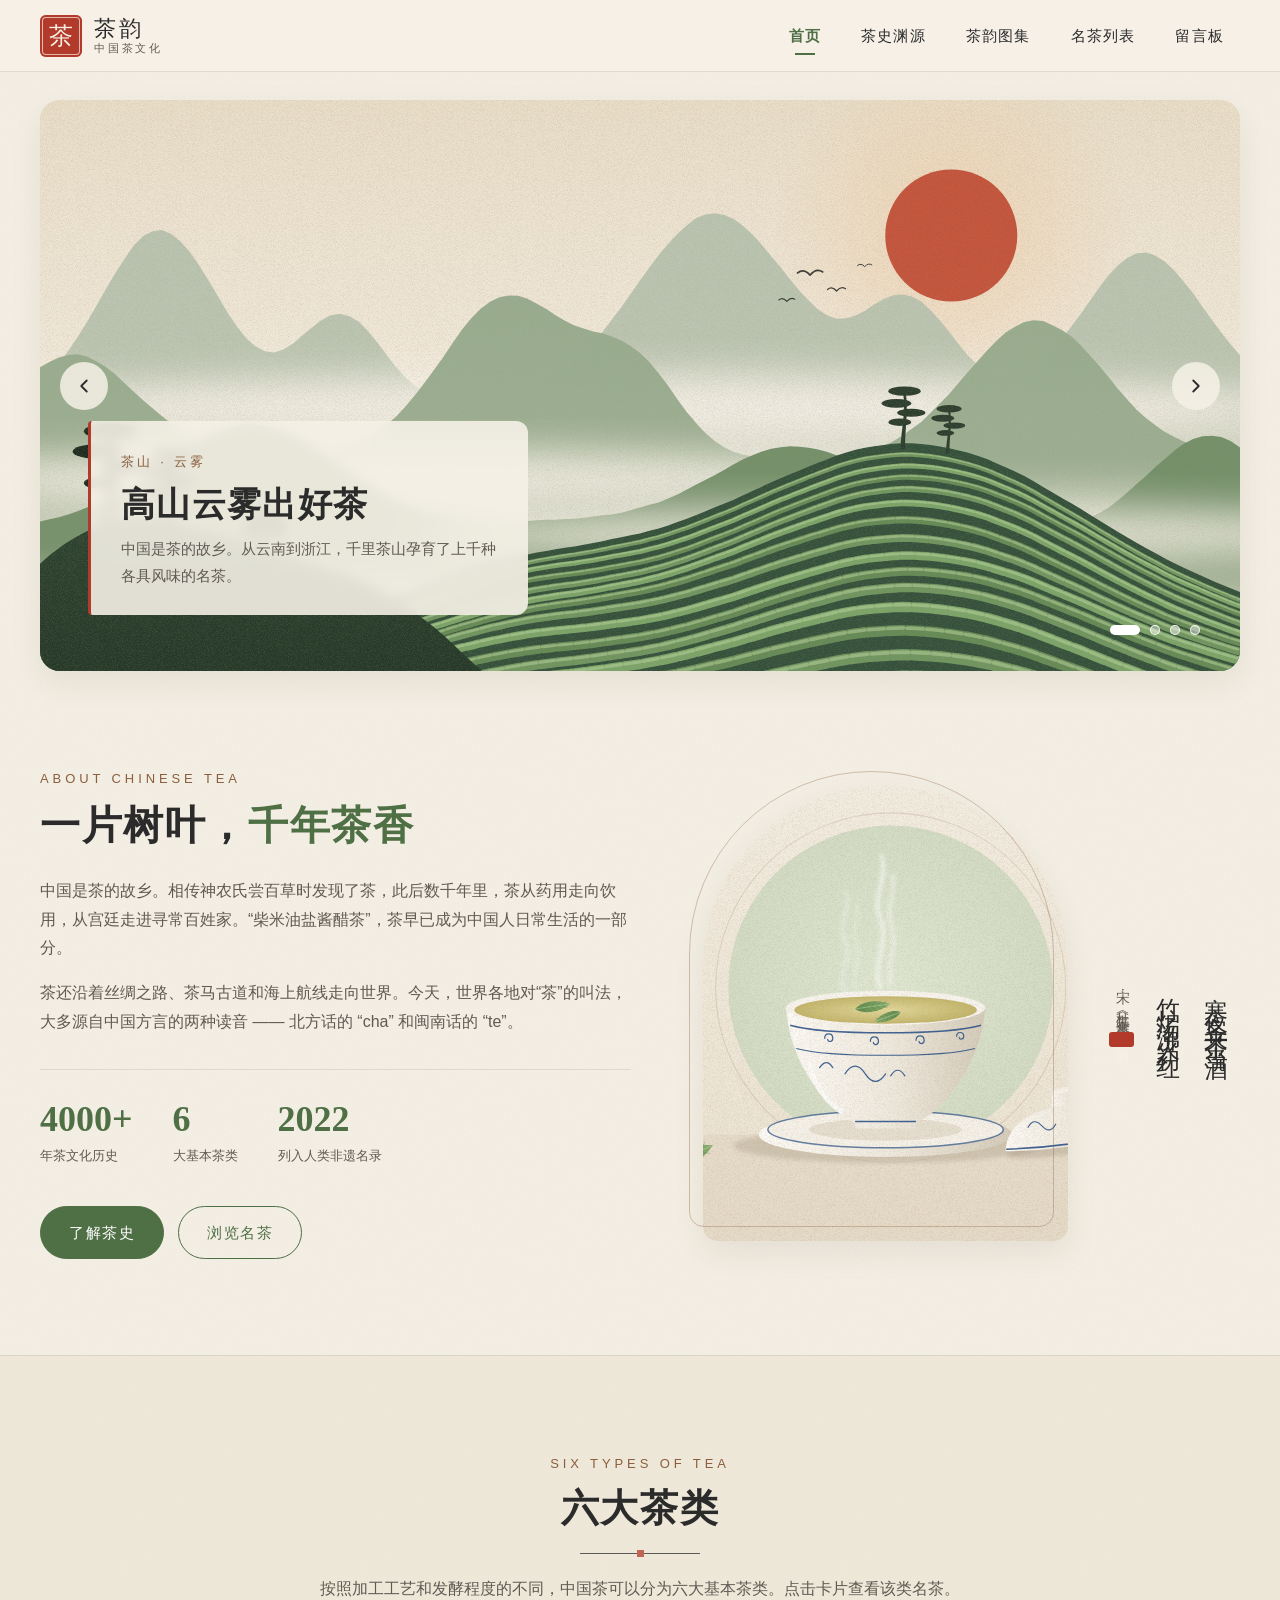
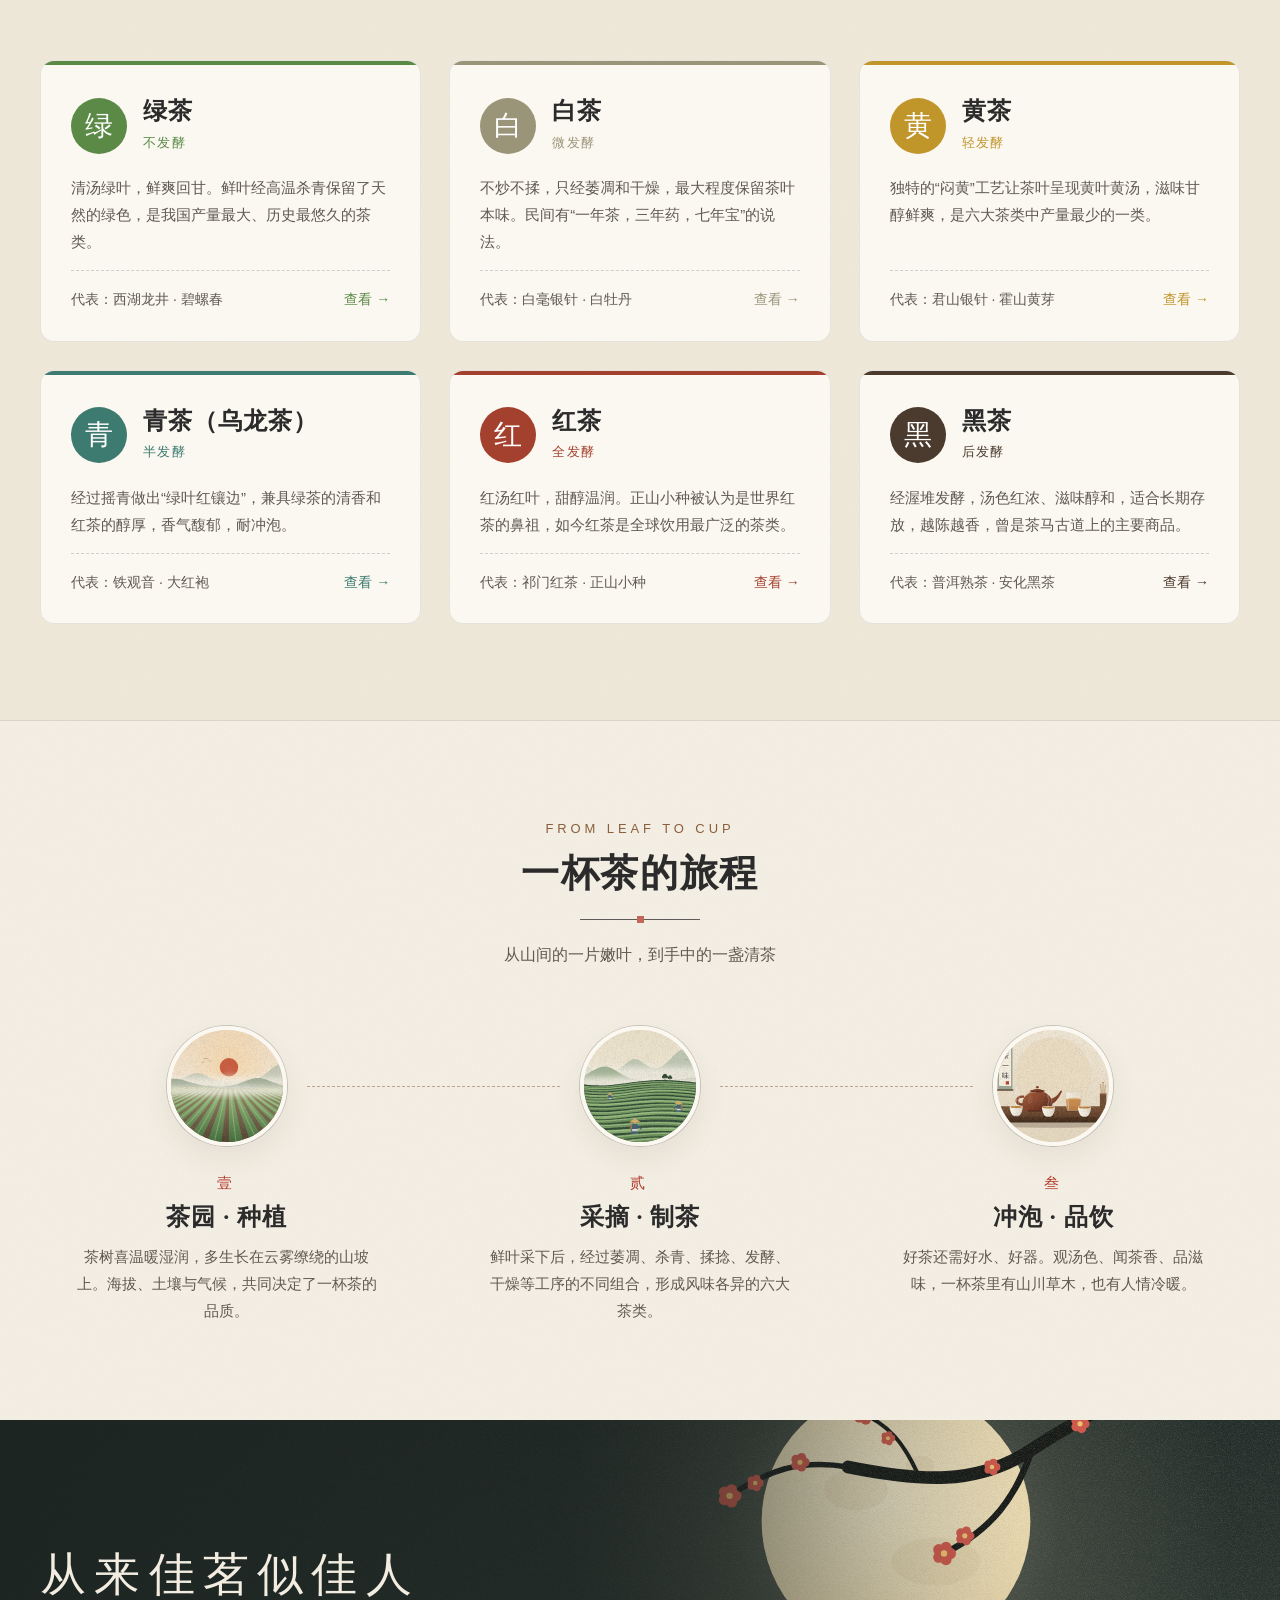
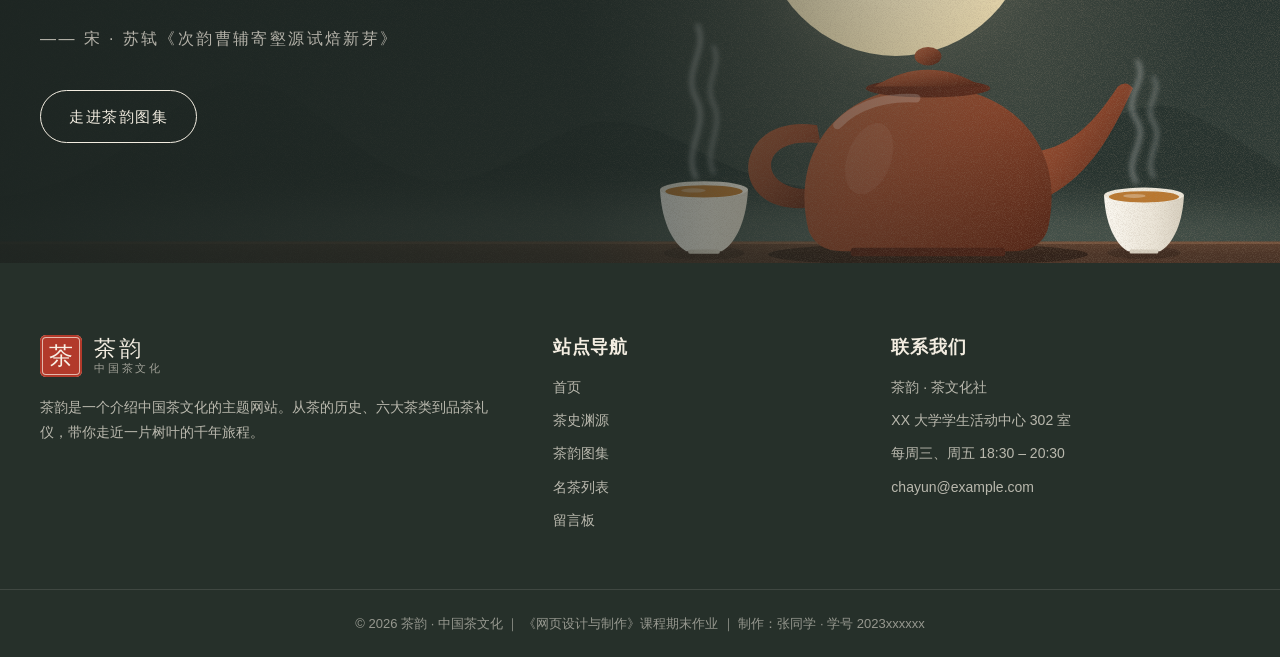
<file: demo-3-homework/index.html>
<!DOCTYPE html>
<!-- lang="zh-CN" 告诉浏览器和搜索引擎：这是一个简体中文网页 -->
<html lang="zh-CN">
<head>
  <meta charset="UTF-8">
  <!-- 让页面在手机上按设备宽度显示，而不是缩小成电脑版 -->
  <meta name="viewport" content="width=device-width, initial-scale=1.0">
  <title>茶韵 · 中国茶文化 | 首页</title>
  <meta name="description" content="茶韵 · 中国茶文化主题网站：了解茶的历史、六大茶类、名茶产地与品茶礼仪，感受一片树叶的千年旅程。">
  <!-- 网站图标：显示在浏览器标签页上 -->
  <link rel="icon" href="favicon.svg" type="image/svg+xml">
  <!-- 分享卡片：在微信 / QQ / 社交平台分享链接时显示的标题、描述和缩略图 -->
  <!-- 注意：部署上线后，og:image 要改为绝对地址，例如 https://你的域名/og.png -->
  <meta property="og:type" content="website">
  <meta property="og:title" content="茶韵 · 中国茶文化">
  <meta property="og:description" content="一片树叶，千年茶香。了解茶的历史、六大茶类与品茶礼仪。">
  <meta property="og:image" content="https://luyongkang777.github.io/web-demos/demo-3-homework/og.png">
  <meta name="theme-color" content="#f6f1e7">
  <!-- 引入全站公共样式表 -->
  <link rel="stylesheet" href="css/style.css">
  <!-- 给 <html> 加上 js 类，滚动渐入动画才会生效（见 style.css 第 16 部分）。
       保险措施：如果 2 秒后 main.js 还没加载成功，就去掉 js 类，保证内容一定能显示出来 -->
  <script>
    document.documentElement.classList.add('js');
    setTimeout(function () {
      if (!window.mainScriptLoaded) {
        document.documentElement.classList.remove('js');
      }
    }, 2000);
  </script>
  <!-- 引入全站公共脚本。defer：等 HTML 解析完再执行，这样脚本能找到页面上的所有元素 -->
  <script src="js/main.js" defer></script>
</head>
<body>

  <!-- ==================== 顶部导航栏（5 个页面都一样） ==================== -->
  <header class="site-header">
    <div class="container header-inner">
      <!-- Logo：朱红印章 + 网站名 -->
      <a class="logo" href="index.html" aria-label="茶韵 · 返回首页">
        <span class="logo-seal">茶</span>
        <span class="logo-text">茶韵<small>中国茶文化</small></span>
      </a>

      <!-- 汉堡菜单按钮：只在手机上显示，点击展开导航 -->
      <button class="nav-toggle" type="button" aria-label="打开菜单" aria-expanded="false" aria-controls="site-nav">
        <span></span>
        <span></span>
        <span></span>
      </button>

      <nav class="site-nav" id="site-nav" aria-label="主导航">
        <ul class="nav-list">
          <!-- 当前在哪个页面，就给哪个链接加上 class="active"，它会高亮显示 -->
          <li><a href="index.html" class="active" aria-current="page">首页</a></li>
          <li><a href="about.html">茶史渊源</a></li>
          <li><a href="gallery.html">茶韵图集</a></li>
          <li><a href="list.html">名茶列表</a></li>
          <li><a href="contact.html">留言板</a></li>
        </ul>
      </nav>
    </div>
  </header>

  <main>

    <!-- ==================== 轮播图 ==================== -->
    <!-- 4 张图片叠在一起，带 active 类的那张显示；JS 每 4 秒切换一次 -->
    <!-- 换图片：把 images 文件夹里的图换成你自己的 .jpg，再修改下面的 src 即可 -->
    <section class="hero container" aria-label="首页轮播图">
      <div class="carousel" id="carousel">

        <!-- 第 1 张（默认显示，所以带 active） -->
        <!-- style="object-position" 决定手机竖屏裁剪图片时保留哪一部分（80% 表示偏右） -->
        <figure class="carousel-slide active">
          <img src="images/tea-mountains.svg" alt="云雾缭绕的群山与层层叠叠的茶园" style="object-position: 80% center;">
          <figcaption class="carousel-caption">
            <span class="caption-tag">茶山 · 云雾</span>
            <h2>高山云雾出好茶</h2>
            <p>中国是茶的故乡。从云南到浙江，千里茶山孕育了上千种各具风味的名茶。</p>
          </figcaption>
        </figure>

        <!-- 第 2 张 -->
        <figure class="carousel-slide">
          <img src="images/tea-picking.svg" alt="头戴斗笠的采茶人在茶园中采摘新叶" style="object-position: 55% center;">
          <figcaption class="carousel-caption">
            <span class="caption-tag">采茶 · 清明前后</span>
            <h2>一芽一叶，皆是春天</h2>
            <p>明前茶嫩，雨前茶香。采茶人指尖轻提，摘下一年中最鲜嫩的那抹绿。</p>
          </figcaption>
        </figure>

        <!-- 第 3 张 -->
        <figure class="carousel-slide">
          <img src="images/teapot-moon.svg" alt="月下的紫砂壶与两只茶杯，梅枝横斜" style="object-position: 78% center;">
          <figcaption class="carousel-caption">
            <span class="caption-tag">茶器 · 紫砂</span>
            <h2>一壶月色，半盏清欢</h2>
            <p>宜兴紫砂壶透气而不透水，泡茶不失原味，自明代起便是文人案头的雅物。</p>
          </figcaption>
        </figure>

        <!-- 第 4 张 -->
        <figure class="carousel-slide">
          <img src="images/lake-pavilion.svg" alt="湖畔的茶亭、垂柳与远山" style="object-position: 15% center;">
          <figcaption class="carousel-caption">
            <span class="caption-tag">茶事 · 雅集</span>
            <h2>湖畔煮茶，以茶会友</h2>
            <p>从唐代的茶宴到今天的围炉煮茶，饮茶始终是中国人亲近自然、联络情谊的方式。</p>
          </figcaption>
        </figure>

        <!-- 左右切换按钮（里面的 svg 是箭头图标） -->
        <button class="carousel-btn carousel-prev" type="button" aria-label="上一张">
          <svg viewBox="0 0 24 24" fill="none" stroke="currentColor" stroke-width="2" stroke-linecap="round" stroke-linejoin="round" aria-hidden="true"><path d="M15 18l-6-6 6-6"/></svg>
        </button>
        <button class="carousel-btn carousel-next" type="button" aria-label="下一张">
          <svg viewBox="0 0 24 24" fill="none" stroke="currentColor" stroke-width="2" stroke-linecap="round" stroke-linejoin="round" aria-hidden="true"><path d="M9 18l6-6-6-6"/></svg>
        </button>

        <!-- 圆点指示器：数量要和图片数量一致 -->
        <div class="carousel-dots">
          <button class="carousel-dot active" type="button" aria-label="第 1 张" aria-current="true"></button>
          <button class="carousel-dot" type="button" aria-label="第 2 张"></button>
          <button class="carousel-dot" type="button" aria-label="第 3 张"></button>
          <button class="carousel-dot" type="button" aria-label="第 4 张"></button>
        </div>
      </div>
    </section>

    <!-- ==================== 主题介绍 ==================== -->
    <section class="section">
      <div class="container intro">
        <!-- 左侧：文字介绍 -->
        <div class="intro-text reveal">
          <span class="section-sub">ABOUT CHINESE TEA</span>
          <h2>一片树叶，<em>千年茶香</em></h2>
          <p>中国是茶的故乡。相传神农氏尝百草时发现了茶，此后数千年里，茶从药用走向饮用，从宫廷走进寻常百姓家。“柴米油盐酱醋茶”，茶早已成为中国人日常生活的一部分。</p>
          <p>茶还沿着丝绸之路、茶马古道和海上航线走向世界。今天，世界各地对“茶”的叫法，大多源自中国方言的两种读音 —— 北方话的 “cha” 和闽南话的 “te”。</p>

          <!-- 三个数据 -->
          <ul class="intro-stats">
            <li><strong>4000+</strong><span>年茶文化历史</span></li>
            <li><strong>6</strong><span>大基本茶类</span></li>
            <li><strong>2022</strong><span>列入人类非遗名录</span></li>
          </ul>

          <div class="btn-group">
            <a class="btn" href="about.html">了解茶史</a>
            <a class="btn btn-outline" href="list.html">浏览名茶</a>
          </div>
        </div>

        <!-- 右侧：拱门形图片 + 竖排诗句 -->
        <div class="intro-visual reveal">
          <figure class="intro-arch">
            <img src="images/gaiwan-tea.svg" alt="青花盖碗中的一杯清茶，热气袅袅">
          </figure>
          <!-- 竖排诗句：<br> 换到下一列 -->
          <p class="vertical-poem">
            寒夜客来茶当酒<br>竹炉汤沸火初红
            <cite>宋 · 杜耒《寒夜》<span class="seal">茶韵</span></cite>
          </p>
        </div>
      </div>
    </section>

    <!-- ==================== 推荐内容：六大茶类卡片 ==================== -->
    <section class="section section-tinted">
      <div class="container">
        <div class="section-title reveal">
          <span class="section-sub">SIX TYPES OF TEA</span>
          <h2>六大茶类</h2>
          <p>按照加工工艺和发酵程度的不同，中国茶可以分为六大基本茶类。点击卡片查看该类名茶。</p>
        </div>

        <!-- 每张卡片是一个链接，跳转到列表页并自动筛选对应茶类（?type=绿茶） -->
        <!-- class 里的 green / white / yellow... 决定卡片的颜色（颜色在 style.css 中定义） -->
        <div class="tea-grid">
          <a class="tea-card green reveal" href="list.html?type=绿茶">
            <div class="tea-card-head">
              <span class="tea-char">绿</span>
              <div>
                <h3>绿茶</h3>
                <span class="tea-ferment">不发酵</span>
              </div>
            </div>
            <p>清汤绿叶，鲜爽回甘。鲜叶经高温杀青保留了天然的绿色，是我国产量最大、历史最悠久的茶类。</p>
            <div class="tea-card-foot">
              <span>代表：西湖龙井 · 碧螺春</span>
              <span class="more">查看 →</span>
            </div>
          </a>

          <a class="tea-card white reveal" href="list.html?type=白茶">
            <div class="tea-card-head">
              <span class="tea-char">白</span>
              <div>
                <h3>白茶</h3>
                <span class="tea-ferment">微发酵</span>
              </div>
            </div>
            <p>不炒不揉，只经萎凋和干燥，最大程度保留茶叶本味。民间有“一年茶，三年药，七年宝”的说法。</p>
            <div class="tea-card-foot">
              <span>代表：白毫银针 · 白牡丹</span>
              <span class="more">查看 →</span>
            </div>
          </a>

          <a class="tea-card yellow reveal" href="list.html?type=黄茶">
            <div class="tea-card-head">
              <span class="tea-char">黄</span>
              <div>
                <h3>黄茶</h3>
                <span class="tea-ferment">轻发酵</span>
              </div>
            </div>
            <p>独特的“闷黄”工艺让茶叶呈现黄叶黄汤，滋味甘醇鲜爽，是六大茶类中产量最少的一类。</p>
            <div class="tea-card-foot">
              <span>代表：君山银针 · 霍山黄芽</span>
              <span class="more">查看 →</span>
            </div>
          </a>

          <a class="tea-card oolong reveal" href="list.html?type=青茶">
            <div class="tea-card-head">
              <span class="tea-char">青</span>
              <div>
                <h3>青茶（乌龙茶）</h3>
                <span class="tea-ferment">半发酵</span>
              </div>
            </div>
            <p>经过摇青做出“绿叶红镶边”，兼具绿茶的清香和红茶的醇厚，香气馥郁，耐冲泡。</p>
            <div class="tea-card-foot">
              <span>代表：铁观音 · 大红袍</span>
              <span class="more">查看 →</span>
            </div>
          </a>

          <a class="tea-card red reveal" href="list.html?type=红茶">
            <div class="tea-card-head">
              <span class="tea-char">红</span>
              <div>
                <h3>红茶</h3>
                <span class="tea-ferment">全发酵</span>
              </div>
            </div>
            <p>红汤红叶，甜醇温润。正山小种被认为是世界红茶的鼻祖，如今红茶是全球饮用最广泛的茶类。</p>
            <div class="tea-card-foot">
              <span>代表：祁门红茶 · 正山小种</span>
              <span class="more">查看 →</span>
            </div>
          </a>

          <a class="tea-card dark reveal" href="list.html?type=黑茶">
            <div class="tea-card-head">
              <span class="tea-char">黑</span>
              <div>
                <h3>黑茶</h3>
                <span class="tea-ferment">后发酵</span>
              </div>
            </div>
            <p>经渥堆发酵，汤色红浓、滋味醇和，适合长期存放，越陈越香，曾是茶马古道上的主要商品。</p>
            <div class="tea-card-foot">
              <span>代表：普洱熟茶 · 安化黑茶</span>
              <span class="more">查看 →</span>
            </div>
          </a>
        </div>
      </div>
    </section>

    <!-- ==================== 一杯茶的旅程（三个步骤） ==================== -->
    <section class="section">
      <div class="container">
        <div class="section-title reveal">
          <span class="section-sub">FROM LEAF TO CUP</span>
          <h2>一杯茶的旅程</h2>
          <p>从山间的一片嫩叶，到手中的一盏清茶</p>
        </div>

        <ol class="journey">
          <li class="journey-step reveal">
            <img class="journey-img" src="images/tea-field.svg" alt="晨光中的茶园">
            <span class="journey-num">壹</span>
            <h3>茶园 · 种植</h3>
            <p>茶树喜温暖湿润，多生长在云雾缭绕的山坡上。海拔、土壤与气候，共同决定了一杯茶的品质。</p>
          </li>
          <li class="journey-step reveal">
            <img class="journey-img" src="images/tea-picking.svg" alt="采茶人在茶园中采茶">
            <span class="journey-num">贰</span>
            <h3>采摘 · 制茶</h3>
            <p>鲜叶采下后，经过萎凋、杀青、揉捻、发酵、干燥等工序的不同组合，形成风味各异的六大茶类。</p>
          </li>
          <li class="journey-step reveal">
            <img class="journey-img" src="images/gongfu-set.svg" alt="紫砂壶与品茗杯组成的功夫茶具">
            <span class="journey-num">叁</span>
            <h3>冲泡 · 品饮</h3>
            <p>好茶还需好水、好器。观汤色、闻茶香、品滋味，一杯茶里有山川草木，也有人情冷暖。</p>
          </li>
        </ol>
      </div>
    </section>

    <!-- ==================== 诗句横幅 ==================== -->
    <section class="poem-banner">
      <div class="container">
        <blockquote class="reveal">
          <p>从来佳茗似佳人</p>
          <cite>—— 宋 · 苏轼《次韵曹辅寄壑源试焙新芽》</cite>
          <a class="btn" href="gallery.html">走进茶韵图集</a>
        </blockquote>
      </div>
    </section>

  </main>

  <!-- ==================== 页脚（5 个页面都一样） ==================== -->
  <footer class="site-footer">
    <div class="container footer-grid">
      <div class="footer-about">
        <a class="logo" href="index.html">
          <span class="logo-seal">茶</span>
          <span class="logo-text">茶韵<small>中国茶文化</small></span>
        </a>
        <p>茶韵是一个介绍中国茶文化的主题网站。从茶的历史、六大茶类到品茶礼仪，带你走近一片树叶的千年旅程。</p>
      </div>
      <div>
        <h3>站点导航</h3>
        <ul class="footer-links">
          <li><a href="index.html">首页</a></li>
          <li><a href="about.html">茶史渊源</a></li>
          <li><a href="gallery.html">茶韵图集</a></li>
          <li><a href="list.html">名茶列表</a></li>
          <li><a href="contact.html">留言板</a></li>
        </ul>
      </div>
      <div>
        <h3>联系我们</h3>
        <ul class="footer-links">
          <li>茶韵 · 茶文化社</li>
          <li>XX 大学学生活动中心 302 室</li>
          <li>每周三、周五 18:30 – 20:30</li>
          <li>chayun@example.com</li>
        </ul>
      </div>
    </div>
    <div class="footer-bottom">
      <div class="container">
        <!-- 作业信息：把下面的课程名、姓名、学号换成你自己的 -->
        <p>© 2026 茶韵 · 中国茶文化 ｜ 《网页设计与制作》课程期末作业 ｜ 制作：张同学 · 学号 2023xxxxxx</p>
      </div>
    </div>
  </footer>

  <!-- 回到顶部按钮：页面滚动一段距离后才出现 -->
  <button class="back-to-top" id="back-to-top" type="button" aria-label="回到顶部">
    <svg viewBox="0 0 24 24" fill="none" stroke="currentColor" stroke-width="2" stroke-linecap="round" stroke-linejoin="round" aria-hidden="true"><path d="M12 19V5M5 12l7-7 7 7"/></svg>
  </button>

</body>
</html>
</file>
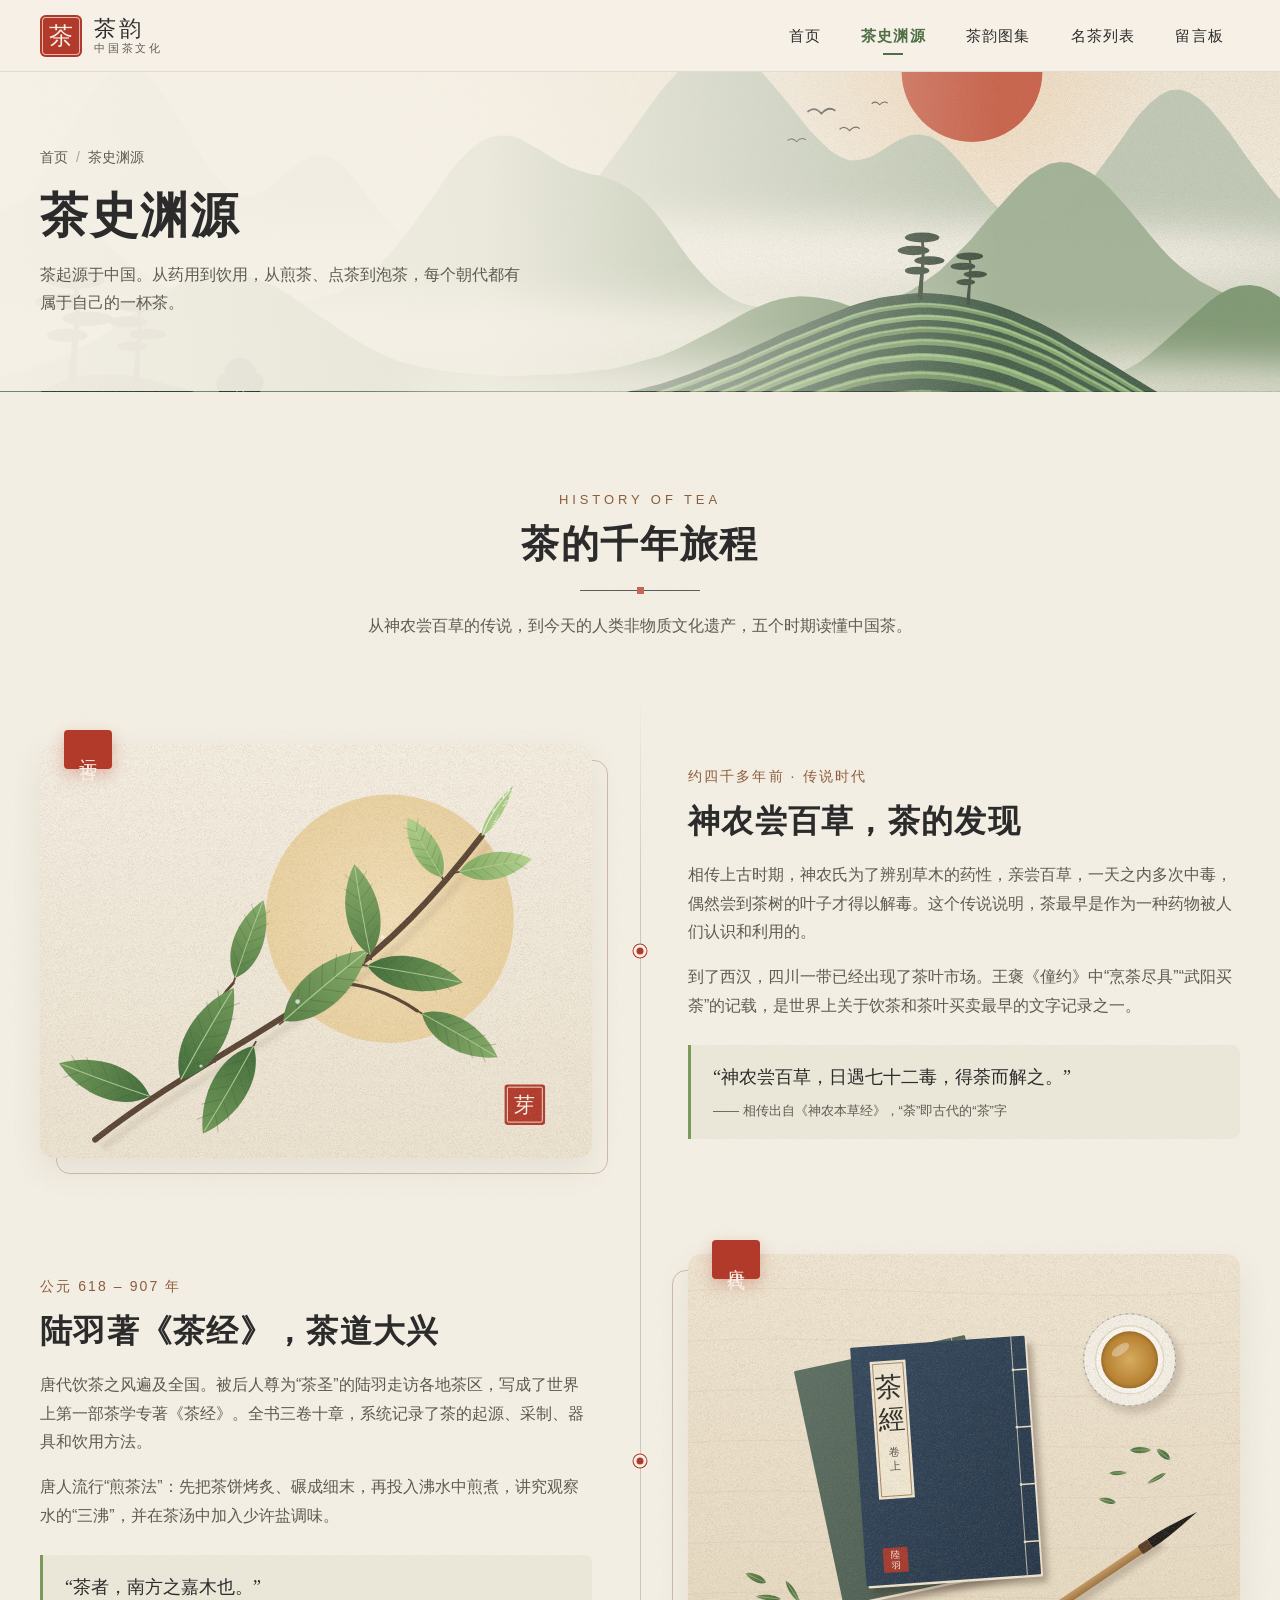
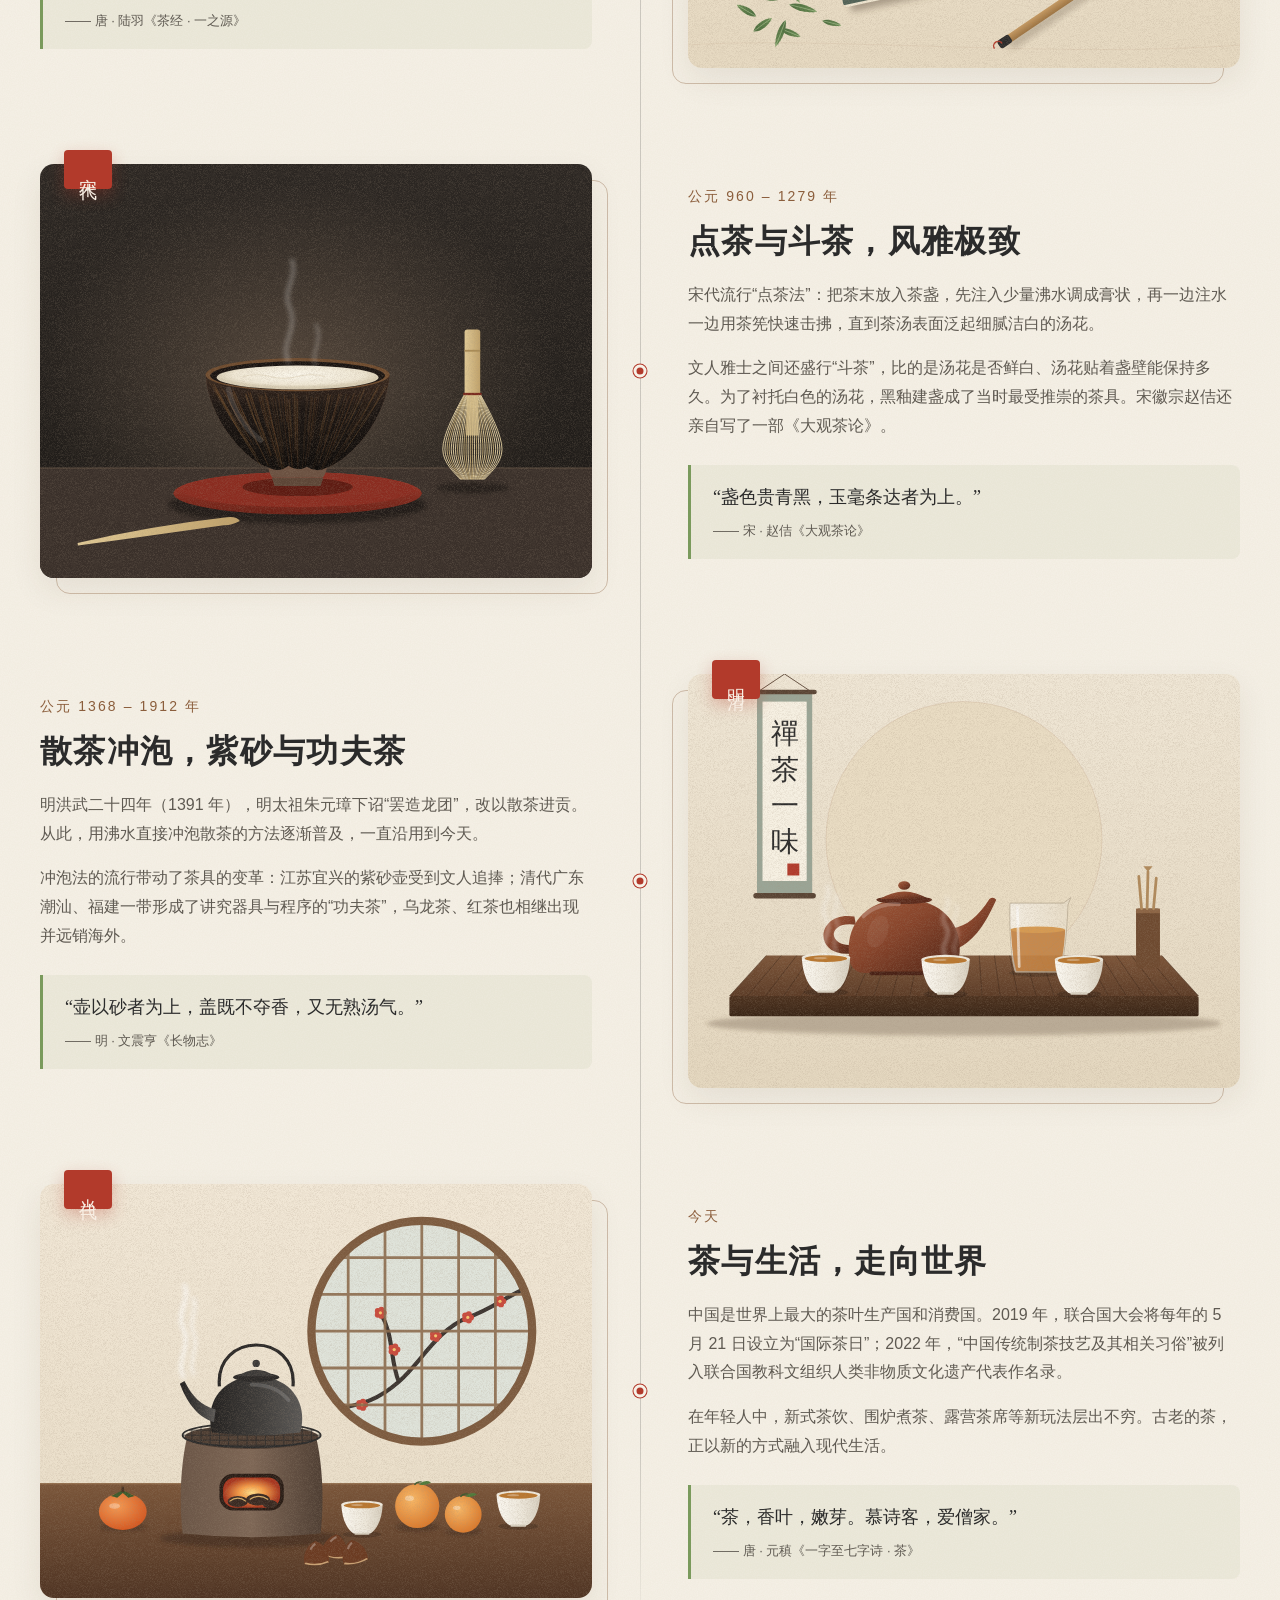
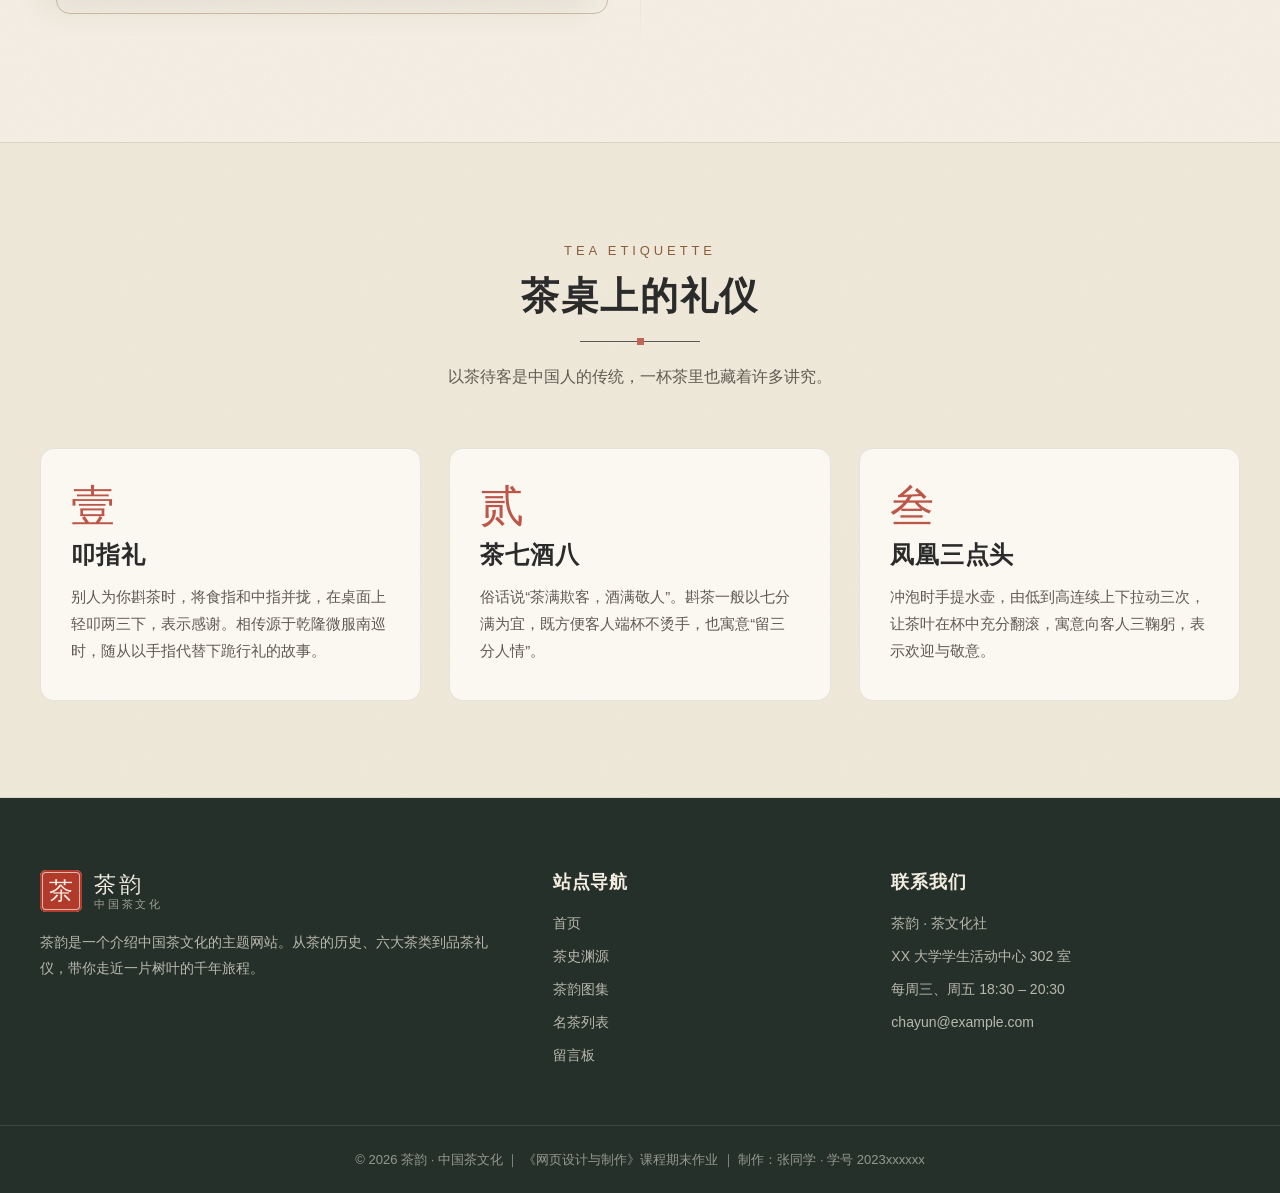
<file: demo-3-homework/about.html>
<!DOCTYPE html>
<html lang="zh-CN">
<head>
  <meta charset="UTF-8">
  <meta name="viewport" content="width=device-width, initial-scale=1.0">
  <title>茶史渊源 | 茶韵 · 中国茶文化</title>
  <meta name="description" content="从神农尝百草的传说，到唐代陆羽《茶经》、宋代点茶斗茶、明清散茶冲泡，再到今天的人类非物质文化遗产，读懂中国茶的千年历史。">
  <link rel="icon" href="favicon.svg" type="image/svg+xml">
  <!-- 分享卡片（部署后 og:image 改为绝对地址） -->
  <meta property="og:type" content="article">
  <meta property="og:title" content="茶史渊源 | 茶韵 · 中国茶文化">
  <meta property="og:description" content="五个时期，读懂中国茶的千年旅程。">
  <meta property="og:image" content="https://luyongkang777.github.io/web-demos/demo-3-homework/og.png">
  <meta name="theme-color" content="#f6f1e7">
  <link rel="stylesheet" href="css/style.css">
  <!-- 给 <html> 加上 js 类，滚动渐入动画才会生效（见 style.css 第 16 部分）。
       保险措施：如果 2 秒后 main.js 还没加载成功，就去掉 js 类，保证内容一定能显示出来 -->
  <script>
    document.documentElement.classList.add('js');
    setTimeout(function () {
      if (!window.mainScriptLoaded) {
        document.documentElement.classList.remove('js');
      }
    }, 2000);
  </script>
  <script src="js/main.js" defer></script>
</head>
<body>

  <!-- ==================== 顶部导航栏 ==================== -->
  <header class="site-header">
    <div class="container header-inner">
      <a class="logo" href="index.html" aria-label="茶韵 · 返回首页">
        <span class="logo-seal">茶</span>
        <span class="logo-text">茶韵<small>中国茶文化</small></span>
      </a>

      <button class="nav-toggle" type="button" aria-label="打开菜单" aria-expanded="false" aria-controls="site-nav">
        <span></span>
        <span></span>
        <span></span>
      </button>

      <nav class="site-nav" id="site-nav" aria-label="主导航">
        <ul class="nav-list">
          <li><a href="index.html">首页</a></li>
          <!-- 当前页面是"茶史渊源"，所以 active 加在这里 -->
          <li><a href="about.html" class="active" aria-current="page">茶史渊源</a></li>
          <li><a href="gallery.html">茶韵图集</a></li>
          <li><a href="list.html">名茶列表</a></li>
          <li><a href="contact.html">留言板</a></li>
        </ul>
      </nav>
    </div>
  </header>

  <main>

    <!-- ==================== 页面横幅（背景图在 style.css 的 .banner-about 里设置） ==================== -->
    <section class="page-banner banner-about">
      <div class="container">
        <!-- 面包屑导航：告诉用户当前在网站的哪个位置 -->
        <nav class="breadcrumb" aria-label="面包屑">
          <a href="index.html">首页</a><span>/</span>茶史渊源
        </nav>
        <h1>茶史渊源</h1>
        <p>茶起源于中国。从药用到饮用，从煎茶、点茶到泡茶，每个朝代都有属于自己的一杯茶。</p>
      </div>
    </section>

    <!-- ==================== 历史故事：图文左右交错 ==================== -->
    <!-- 每个 <article class="story"> 是一个时期。CSS 用 :nth-child(even) 让第 2、4 个的图片排到右边 -->
    <section class="section">
      <div class="container">
        <div class="section-title reveal">
          <span class="section-sub">HISTORY OF TEA</span>
          <h2>茶的千年旅程</h2>
          <p>从神农尝百草的传说，到今天的人类非物质文化遗产，五个时期读懂中国茶。</p>
        </div>

        <div class="story-list">

          <!-- 第 1 个时期：远古 -->
          <article class="story reveal">
            <figure class="story-img">
              <img src="images/tea-branch.svg" alt="一枝带着嫩芽的茶树枝条">
              <span class="story-era">远古</span>
            </figure>
            <div class="story-text">
              <span class="story-time">约四千多年前 · 传说时代</span>
              <h2>神农尝百草，茶的发现</h2>
              <p>相传上古时期，神农氏为了辨别草木的药性，亲尝百草，一天之内多次中毒，偶然尝到茶树的叶子才得以解毒。这个传说说明，茶最早是作为一种药物被人们认识和利用的。</p>
              <p>到了西汉，四川一带已经出现了茶叶市场。王褒《僮约》中“烹荼尽具”“武阳买荼”的记载，是世界上关于饮茶和茶叶买卖最早的文字记录之一。</p>
              <blockquote>
                “神农尝百草，日遇七十二毒，得荼而解之。”
                <cite>—— 相传出自《神农本草经》，“荼”即古代的“茶”字</cite>
              </blockquote>
            </div>
          </article>

          <!-- 第 2 个时期：唐（偶数个，图片自动排到右边） -->
          <article class="story reveal">
            <figure class="story-img">
              <img src="images/tea-classic.svg" alt="线装书《茶经》、毛笔与一杯茶">
              <span class="story-era">唐代</span>
            </figure>
            <div class="story-text">
              <span class="story-time">公元 618 – 907 年</span>
              <h2>陆羽著《茶经》，茶道大兴</h2>
              <p>唐代饮茶之风遍及全国。被后人尊为“茶圣”的陆羽走访各地茶区，写成了世界上第一部茶学专著《茶经》。全书三卷十章，系统记录了茶的起源、采制、器具和饮用方法。</p>
              <p>唐人流行“煎茶法”：先把茶饼烤炙、碾成细末，再投入沸水中煎煮，讲究观察水的“三沸”，并在茶汤中加入少许盐调味。</p>
              <blockquote>
                “茶者，南方之嘉木也。”
                <cite>—— 唐 · 陆羽《茶经 · 一之源》</cite>
              </blockquote>
            </div>
          </article>

          <!-- 第 3 个时期：宋 -->
          <article class="story reveal">
            <figure class="story-img">
              <img src="images/jian-bowl.svg" alt="盛满白色汤花的黑釉建盏与竹制茶筅">
              <span class="story-era">宋代</span>
            </figure>
            <div class="story-text">
              <span class="story-time">公元 960 – 1279 年</span>
              <h2>点茶与斗茶，风雅极致</h2>
              <p>宋代流行“点茶法”：把茶末放入茶盏，先注入少量沸水调成膏状，再一边注水一边用茶筅快速击拂，直到茶汤表面泛起细腻洁白的汤花。</p>
              <p>文人雅士之间还盛行“斗茶”，比的是汤花是否鲜白、汤花贴着盏壁能保持多久。为了衬托白色的汤花，黑釉建盏成了当时最受推崇的茶具。宋徽宗赵佶还亲自写了一部《大观茶论》。</p>
              <blockquote>
                “盏色贵青黑，玉毫条达者为上。”
                <cite>—— 宋 · 赵佶《大观茶论》</cite>
              </blockquote>
            </div>
          </article>

          <!-- 第 4 个时期：明清 -->
          <article class="story reveal">
            <figure class="story-img">
              <img src="images/gongfu-set.svg" alt="茶盘上的紫砂壶、公道杯和三只品茗杯">
              <span class="story-era">明清</span>
            </figure>
            <div class="story-text">
              <span class="story-time">公元 1368 – 1912 年</span>
              <h2>散茶冲泡，紫砂与功夫茶</h2>
              <p>明洪武二十四年（1391 年），明太祖朱元璋下诏“罢造龙团”，改以散茶进贡。从此，用沸水直接冲泡散茶的方法逐渐普及，一直沿用到今天。</p>
              <p>冲泡法的流行带动了茶具的变革：江苏宜兴的紫砂壶受到文人追捧；清代广东潮汕、福建一带形成了讲究器具与程序的“功夫茶”，乌龙茶、红茶也相继出现并远销海外。</p>
              <blockquote>
                “壶以砂者为上，盖既不夺香，又无熟汤气。”
                <cite>—— 明 · 文震亨《长物志》</cite>
              </blockquote>
            </div>
          </article>

          <!-- 第 5 个时期：当代 -->
          <article class="story reveal">
            <figure class="story-img">
              <img src="images/stove-tea.svg" alt="冬日围炉煮茶：炭炉、铁壶、橘子和茶杯">
              <span class="story-era">当代</span>
            </figure>
            <div class="story-text">
              <span class="story-time">今天</span>
              <h2>茶与生活，走向世界</h2>
              <p>中国是世界上最大的茶叶生产国和消费国。2019 年，联合国大会将每年的 5 月 21 日设立为“国际茶日”；2022 年，“中国传统制茶技艺及其相关习俗”被列入联合国教科文组织人类非物质文化遗产代表作名录。</p>
              <p>在年轻人中，新式茶饮、围炉煮茶、露营茶席等新玩法层出不穷。古老的茶，正以新的方式融入现代生活。</p>
              <blockquote>
                “茶，香叶，嫩芽。慕诗客，爱僧家。”
                <cite>—— 唐 · 元稹《一字至七字诗 · 茶》</cite>
              </blockquote>
            </div>
          </article>

        </div>
      </div>
    </section>

    <!-- ==================== 茶礼小知识：三张卡片 ==================== -->
    <section class="section section-tinted">
      <div class="container">
        <div class="section-title reveal">
          <span class="section-sub">TEA ETIQUETTE</span>
          <h2>茶桌上的礼仪</h2>
          <p>以茶待客是中国人的传统，一杯茶里也藏着许多讲究。</p>
        </div>

        <div class="etiquette-grid">
          <article class="etiquette-card reveal">
            <span class="num">壹</span>
            <h3>叩指礼</h3>
            <p>别人为你斟茶时，将食指和中指并拢，在桌面上轻叩两三下，表示感谢。相传源于乾隆微服南巡时，随从以手指代替下跪行礼的故事。</p>
          </article>
          <article class="etiquette-card reveal">
            <span class="num">贰</span>
            <h3>茶七酒八</h3>
            <p>俗话说“茶满欺客，酒满敬人”。斟茶一般以七分满为宜，既方便客人端杯不烫手，也寓意“留三分人情”。</p>
          </article>
          <article class="etiquette-card reveal">
            <span class="num">叁</span>
            <h3>凤凰三点头</h3>
            <p>冲泡时手提水壶，由低到高连续上下拉动三次，让茶叶在杯中充分翻滚，寓意向客人三鞠躬，表示欢迎与敬意。</p>
          </article>
        </div>
      </div>
    </section>

  </main>

  <!-- ==================== 页脚 ==================== -->
  <footer class="site-footer">
    <div class="container footer-grid">
      <div class="footer-about">
        <a class="logo" href="index.html">
          <span class="logo-seal">茶</span>
          <span class="logo-text">茶韵<small>中国茶文化</small></span>
        </a>
        <p>茶韵是一个介绍中国茶文化的主题网站。从茶的历史、六大茶类到品茶礼仪，带你走近一片树叶的千年旅程。</p>
      </div>
      <div>
        <h3>站点导航</h3>
        <ul class="footer-links">
          <li><a href="index.html">首页</a></li>
          <li><a href="about.html">茶史渊源</a></li>
          <li><a href="gallery.html">茶韵图集</a></li>
          <li><a href="list.html">名茶列表</a></li>
          <li><a href="contact.html">留言板</a></li>
        </ul>
      </div>
      <div>
        <h3>联系我们</h3>
        <ul class="footer-links">
          <li>茶韵 · 茶文化社</li>
          <li>XX 大学学生活动中心 302 室</li>
          <li>每周三、周五 18:30 – 20:30</li>
          <li>chayun@example.com</li>
        </ul>
      </div>
    </div>
    <div class="footer-bottom">
      <div class="container">
        <!-- 作业信息：把下面的课程名、姓名、学号换成你自己的 -->
        <p>© 2026 茶韵 · 中国茶文化 ｜ 《网页设计与制作》课程期末作业 ｜ 制作：张同学 · 学号 2023xxxxxx</p>
      </div>
    </div>
  </footer>

  <!-- 回到顶部按钮 -->
  <button class="back-to-top" id="back-to-top" type="button" aria-label="回到顶部">
    <svg viewBox="0 0 24 24" fill="none" stroke="currentColor" stroke-width="2" stroke-linecap="round" stroke-linejoin="round" aria-hidden="true"><path d="M12 19V5M5 12l7-7 7 7"/></svg>
  </button>

</body>
</html>
</file>
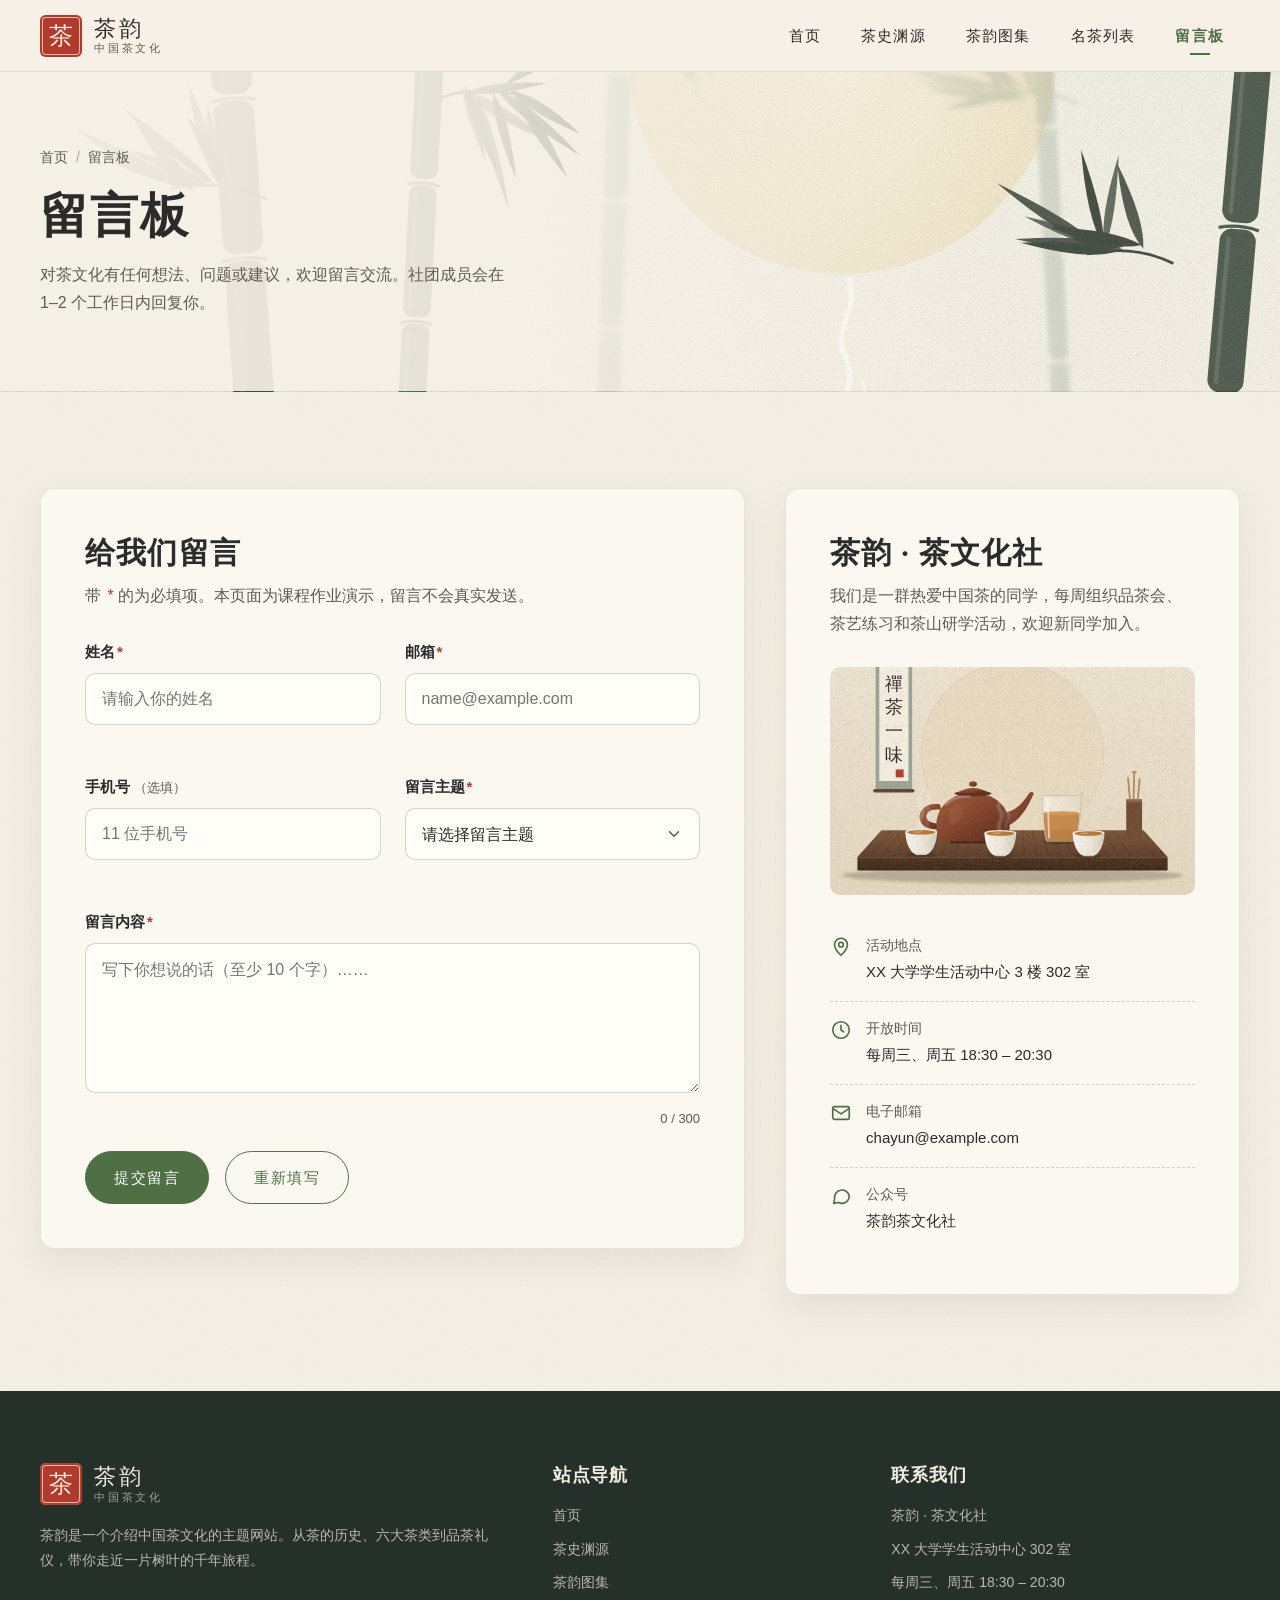
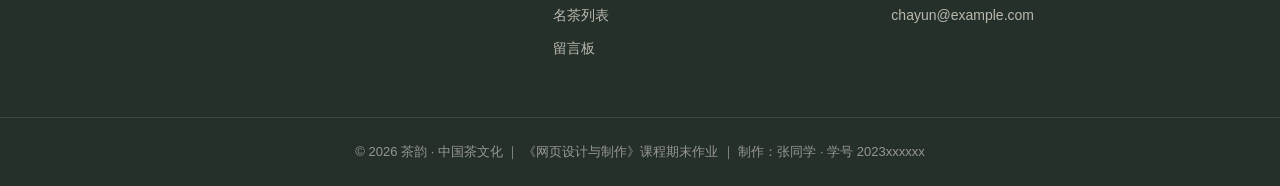
<file: demo-3-homework/contact.html>
<!DOCTYPE html>
<html lang="zh-CN">
<head>
  <meta charset="UTF-8">
  <meta name="viewport" content="width=device-width, initial-scale=1.0">
  <title>留言板 | 茶韵 · 中国茶文化</title>
  <meta name="description" content="茶韵留言板：对中国茶文化有任何想法、问题或建议，欢迎给茶韵 · 茶文化社留言交流。">
  <link rel="icon" href="favicon.svg" type="image/svg+xml">
  <!-- 分享卡片（部署后 og:image 改为绝对地址） -->
  <meta property="og:type" content="website">
  <meta property="og:title" content="留言板 | 茶韵 · 中国茶文化">
  <meta property="og:description" content="以茶会友，欢迎留言交流。">
  <meta property="og:image" content="https://luyongkang777.github.io/web-demos/demo-3-homework/og.png">
  <meta name="theme-color" content="#f6f1e7">
  <link rel="stylesheet" href="css/style.css">
  <!-- 给 <html> 加上 js 类，滚动渐入动画才会生效（见 style.css 第 16 部分）。
       保险措施：如果 2 秒后 main.js 还没加载成功，就去掉 js 类，保证内容一定能显示出来 -->
  <script>
    document.documentElement.classList.add('js');
    setTimeout(function () {
      if (!window.mainScriptLoaded) {
        document.documentElement.classList.remove('js');
      }
    }, 2000);
  </script>
  <script src="js/main.js" defer></script>
</head>
<body>

  <!-- ==================== 顶部导航栏 ==================== -->
  <header class="site-header">
    <div class="container header-inner">
      <a class="logo" href="index.html" aria-label="茶韵 · 返回首页">
        <span class="logo-seal">茶</span>
        <span class="logo-text">茶韵<small>中国茶文化</small></span>
      </a>

      <button class="nav-toggle" type="button" aria-label="打开菜单" aria-expanded="false" aria-controls="site-nav">
        <span></span>
        <span></span>
        <span></span>
      </button>

      <nav class="site-nav" id="site-nav" aria-label="主导航">
        <ul class="nav-list">
          <li><a href="index.html">首页</a></li>
          <li><a href="about.html">茶史渊源</a></li>
          <li><a href="gallery.html">茶韵图集</a></li>
          <li><a href="list.html">名茶列表</a></li>
          <!-- 当前页面是"留言板" -->
          <li><a href="contact.html" class="active" aria-current="page">留言板</a></li>
        </ul>
      </nav>
    </div>
  </header>

  <main>

    <!-- ==================== 页面横幅 ==================== -->
    <section class="page-banner banner-contact">
      <div class="container">
        <nav class="breadcrumb" aria-label="面包屑">
          <a href="index.html">首页</a><span>/</span>留言板
        </nav>
        <h1>留言板</h1>
        <p>对茶文化有任何想法、问题或建议，欢迎留言交流。社团成员会在 1–2 个工作日内回复你。</p>
      </div>
    </section>

    <section class="section">
      <div class="container contact-layout">

        <!-- ==================== 左侧：留言表单 ==================== -->
        <div class="form-card reveal">
          <h2>给我们留言</h2>
          <p class="form-intro">带 <span class="required">*</span> 的为必填项。本页面为课程作业演示，留言不会真实发送。</p>

          <!-- 提交成功提示（默认隐藏，验证通过后由 JS 显示）。role="status" 让读屏软件自动朗读 -->
          <div class="form-success" id="form-success" role="status" hidden>
            <svg viewBox="0 0 24 24" fill="none" stroke="currentColor" stroke-width="2" stroke-linecap="round" stroke-linejoin="round" aria-hidden="true"><circle cx="12" cy="12" r="10"/><path d="M8 12.5l2.5 2.5L16 9.5"/></svg>
            <div>
              <strong>留言提交成功！</strong>
              <p>感谢 <span id="success-name"></span> 的留言，我们会尽快通过邮件回复你。以茶会友，期待与你相见。</p>
            </div>
          </div>

          <!-- novalidate：关闭浏览器自带的验证气泡，改用我们自己写的中文提示 -->
          <form id="contact-form" novalidate>

            <!-- 第一行：姓名 + 邮箱 -->
            <div class="form-row">
              <!-- 每个 .form-group 包含：标签 + 输入框 + 错误提示 -->
              <div class="form-group">
                <!-- label 的 for 和 input 的 id 相同，点击文字就能聚焦到输入框 -->
                <label for="name">姓名<span class="required">*</span></label>
                <input type="text" id="name" name="name" placeholder="请输入你的姓名" autocomplete="name" maxlength="20">
                <span class="error-tip" aria-live="polite"></span>
              </div>
              <div class="form-group">
                <label for="email">邮箱<span class="required">*</span></label>
                <input type="email" id="email" name="email" placeholder="name@example.com" autocomplete="email">
                <span class="error-tip" aria-live="polite"></span>
              </div>
            </div>

            <!-- 第二行：手机号 + 留言主题 -->
            <div class="form-row">
              <div class="form-group">
                <label for="phone">手机号<span class="optional">（选填）</span></label>
                <input type="tel" id="phone" name="phone" placeholder="11 位手机号" autocomplete="tel" maxlength="11">
                <span class="error-tip" aria-live="polite"></span>
              </div>
              <div class="form-group">
                <label for="topic">留言主题<span class="required">*</span></label>
                <select id="topic" name="topic">
                  <option value="">请选择留言主题</option>
                  <option value="交流">茶文化交流</option>
                  <option value="推荐">名茶推荐</option>
                  <option value="活动">社团活动咨询</option>
                  <option value="建议">网站建议</option>
                  <option value="其他">其他</option>
                </select>
                <span class="error-tip" aria-live="polite"></span>
              </div>
            </div>

            <!-- 留言内容 + 字数统计 -->
            <div class="form-group">
              <label for="message">留言内容<span class="required">*</span></label>
              <textarea id="message" name="message" placeholder="写下你想说的话（至少 10 个字）……" maxlength="300"></textarea>
              <div class="field-foot">
                <span class="error-tip" aria-live="polite"></span>
                <span class="char-count" id="char-count">0 / 300</span>
              </div>
            </div>

            <!-- 按钮：type="submit" 提交表单，type="reset" 清空表单 -->
            <div class="form-actions">
              <button class="btn" type="submit">提交留言</button>
              <button class="btn btn-outline" type="reset">重新填写</button>
            </div>
          </form>
        </div>

        <!-- ==================== 右侧：联系信息（aside 表示和主内容相关的附属信息） ==================== -->
        <aside class="info-card reveal">
          <h2>茶韵 · 茶文化社</h2>
          <p class="form-intro">我们是一群热爱中国茶的同学，每周组织品茶会、茶艺练习和茶山研学活动，欢迎新同学加入。</p>
          <img src="images/gongfu-set.svg" alt="社团活动室里的功夫茶具">
          <ul class="info-list">
            <li>
              <!-- 定位图标 -->
              <svg viewBox="0 0 24 24" fill="none" stroke="currentColor" stroke-width="1.8" stroke-linecap="round" stroke-linejoin="round" aria-hidden="true"><path d="M12 21s-7-6.2-7-11.5a7 7 0 0 1 14 0C19 14.8 12 21 12 21z"/><circle cx="12" cy="9.5" r="2.5"/></svg>
              <div><strong>活动地点</strong><span>XX 大学学生活动中心 3 楼 302 室</span></div>
            </li>
            <li>
              <!-- 时钟图标 -->
              <svg viewBox="0 0 24 24" fill="none" stroke="currentColor" stroke-width="1.8" stroke-linecap="round" stroke-linejoin="round" aria-hidden="true"><circle cx="12" cy="12" r="9"/><path d="M12 7v5l3 2"/></svg>
              <div><strong>开放时间</strong><span>每周三、周五 18:30 – 20:30</span></div>
            </li>
            <li>
              <!-- 邮件图标 -->
              <svg viewBox="0 0 24 24" fill="none" stroke="currentColor" stroke-width="1.8" stroke-linecap="round" stroke-linejoin="round" aria-hidden="true"><rect x="3" y="5" width="18" height="14" rx="2"/><path d="M3 7l9 6 9-6"/></svg>
              <div><strong>电子邮箱</strong><span>chayun@example.com</span></div>
            </li>
            <li>
              <!-- 对话图标 -->
              <svg viewBox="0 0 24 24" fill="none" stroke="currentColor" stroke-width="1.8" stroke-linecap="round" stroke-linejoin="round" aria-hidden="true"><path d="M21 12a8 8 0 0 1-11.6 7.1L4 20l1-4.6A8 8 0 1 1 21 12z"/></svg>
              <div><strong>公众号</strong><span>茶韵茶文化社</span></div>
            </li>
          </ul>
        </aside>

      </div>
    </section>

  </main>

  <!-- ==================== 页脚 ==================== -->
  <footer class="site-footer">
    <div class="container footer-grid">
      <div class="footer-about">
        <a class="logo" href="index.html">
          <span class="logo-seal">茶</span>
          <span class="logo-text">茶韵<small>中国茶文化</small></span>
        </a>
        <p>茶韵是一个介绍中国茶文化的主题网站。从茶的历史、六大茶类到品茶礼仪，带你走近一片树叶的千年旅程。</p>
      </div>
      <div>
        <h3>站点导航</h3>
        <ul class="footer-links">
          <li><a href="index.html">首页</a></li>
          <li><a href="about.html">茶史渊源</a></li>
          <li><a href="gallery.html">茶韵图集</a></li>
          <li><a href="list.html">名茶列表</a></li>
          <li><a href="contact.html">留言板</a></li>
        </ul>
      </div>
      <div>
        <h3>联系我们</h3>
        <ul class="footer-links">
          <li>茶韵 · 茶文化社</li>
          <li>XX 大学学生活动中心 302 室</li>
          <li>每周三、周五 18:30 – 20:30</li>
          <li>chayun@example.com</li>
        </ul>
      </div>
    </div>
    <div class="footer-bottom">
      <div class="container">
        <!-- 作业信息：把下面的课程名、姓名、学号换成你自己的 -->
        <p>© 2026 茶韵 · 中国茶文化 ｜ 《网页设计与制作》课程期末作业 ｜ 制作：张同学 · 学号 2023xxxxxx</p>
      </div>
    </div>
  </footer>

  <!-- 回到顶部按钮 -->
  <button class="back-to-top" id="back-to-top" type="button" aria-label="回到顶部">
    <svg viewBox="0 0 24 24" fill="none" stroke="currentColor" stroke-width="2" stroke-linecap="round" stroke-linejoin="round" aria-hidden="true"><path d="M12 19V5M5 12l7-7 7 7"/></svg>
  </button>

</body>
</html>
</file>
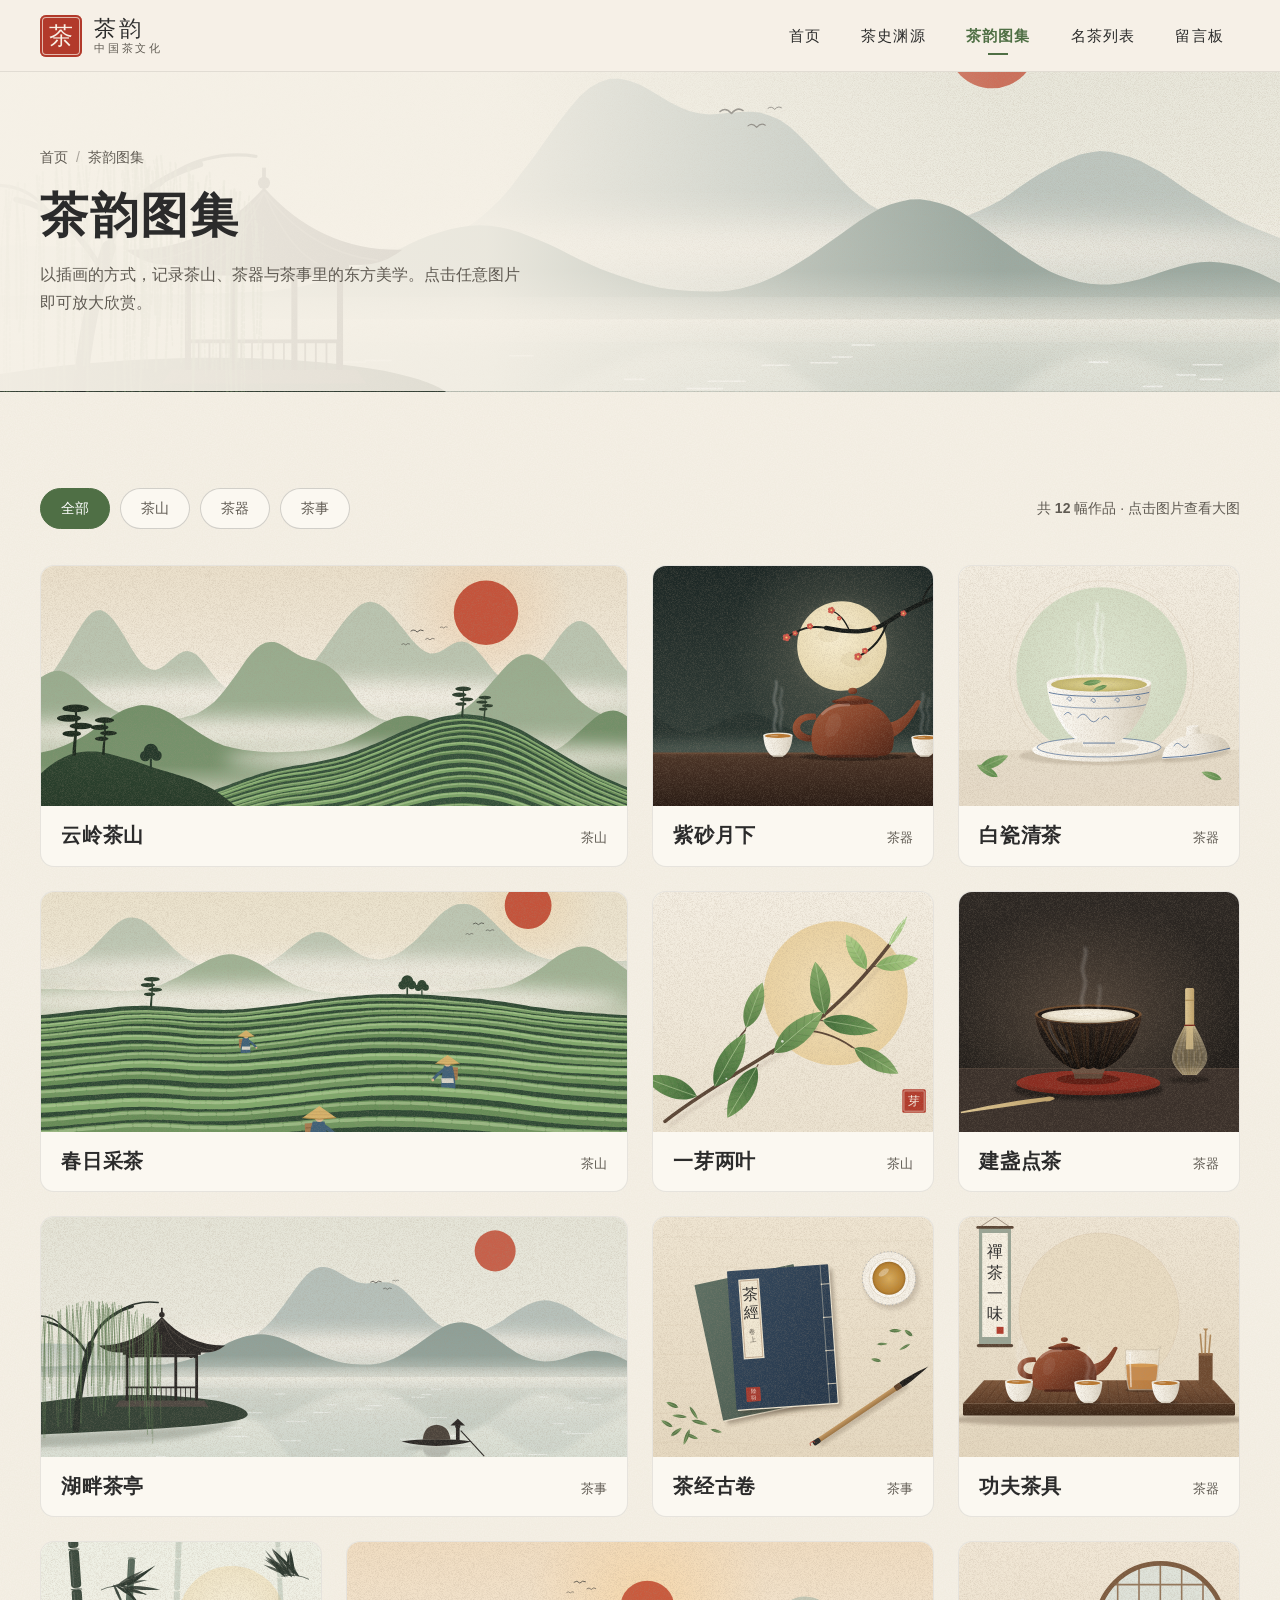
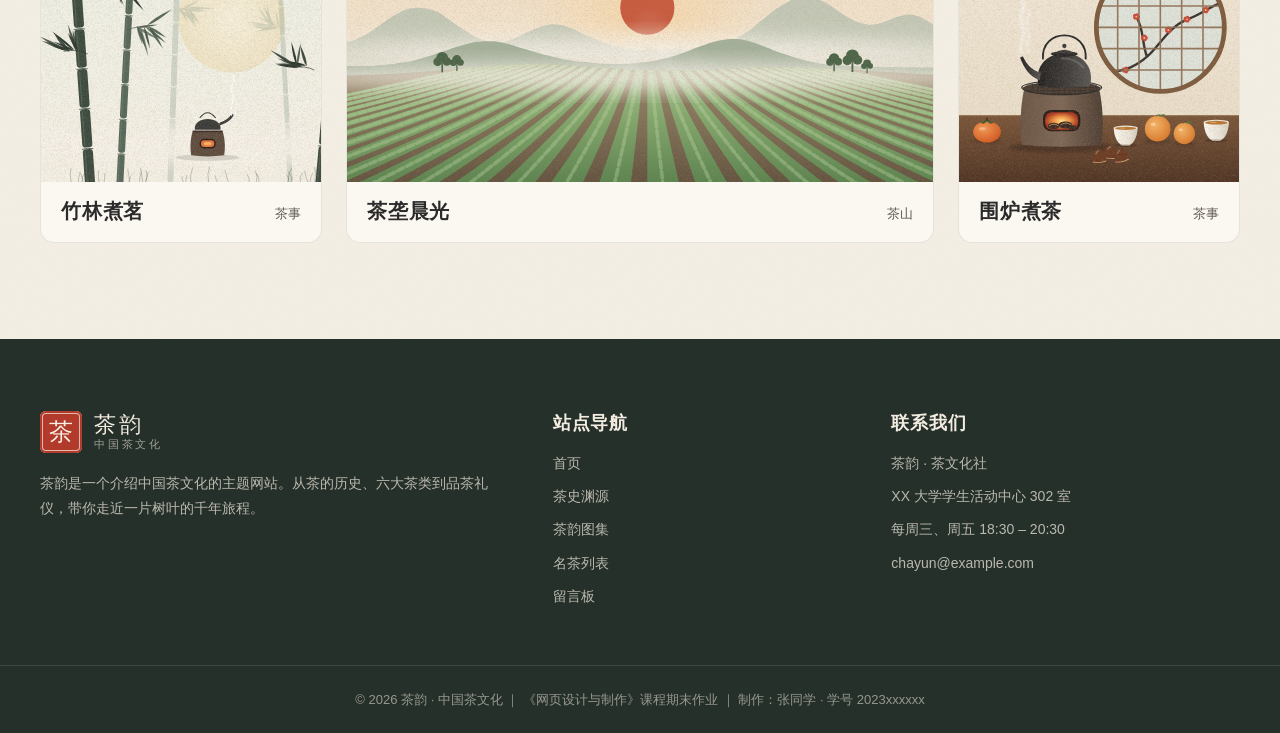
<file: demo-3-homework/gallery.html>
<!DOCTYPE html>
<html lang="zh-CN">
<head>
  <meta charset="UTF-8">
  <meta name="viewport" content="width=device-width, initial-scale=1.0">
  <title>茶韵图集 | 茶韵 · 中国茶文化</title>
  <meta name="description" content="茶韵图集：以插画的方式记录茶山、茶器与茶事里的东方美学，点击图片可放大欣赏。">
  <link rel="icon" href="favicon.svg" type="image/svg+xml">
  <!-- 分享卡片（部署后 og:image 改为绝对地址） -->
  <meta property="og:type" content="website">
  <meta property="og:title" content="茶韵图集 | 茶韵 · 中国茶文化">
  <meta property="og:description" content="茶山、茶器与茶事里的东方美学。">
  <meta property="og:image" content="https://luyongkang777.github.io/web-demos/demo-3-homework/og.png">
  <meta name="theme-color" content="#f6f1e7">
  <link rel="stylesheet" href="css/style.css">
  <!-- 给 <html> 加上 js 类，滚动渐入动画才会生效（见 style.css 第 16 部分）。
       保险措施：如果 2 秒后 main.js 还没加载成功，就去掉 js 类，保证内容一定能显示出来 -->
  <script>
    document.documentElement.classList.add('js');
    setTimeout(function () {
      if (!window.mainScriptLoaded) {
        document.documentElement.classList.remove('js');
      }
    }, 2000);
  </script>
  <script src="js/main.js" defer></script>
</head>
<body>

  <!-- ==================== 顶部导航栏 ==================== -->
  <header class="site-header">
    <div class="container header-inner">
      <a class="logo" href="index.html" aria-label="茶韵 · 返回首页">
        <span class="logo-seal">茶</span>
        <span class="logo-text">茶韵<small>中国茶文化</small></span>
      </a>

      <button class="nav-toggle" type="button" aria-label="打开菜单" aria-expanded="false" aria-controls="site-nav">
        <span></span>
        <span></span>
        <span></span>
      </button>

      <nav class="site-nav" id="site-nav" aria-label="主导航">
        <ul class="nav-list">
          <li><a href="index.html">首页</a></li>
          <li><a href="about.html">茶史渊源</a></li>
          <!-- 当前页面是"茶韵图集" -->
          <li><a href="gallery.html" class="active" aria-current="page">茶韵图集</a></li>
          <li><a href="list.html">名茶列表</a></li>
          <li><a href="contact.html">留言板</a></li>
        </ul>
      </nav>
    </div>
  </header>

  <main>

    <!-- ==================== 页面横幅 ==================== -->
    <section class="page-banner banner-gallery">
      <div class="container">
        <nav class="breadcrumb" aria-label="面包屑">
          <a href="index.html">首页</a><span>/</span>茶韵图集
        </nav>
        <h1>茶韵图集</h1>
        <p>以插画的方式，记录茶山、茶器与茶事里的东方美学。点击任意图片即可放大欣赏。</p>
      </div>
    </section>

    <section class="section">
      <div class="container">

        <!-- ==================== 分类筛选按钮 ==================== -->
        <!-- data-filter 的值要和下面图片的 data-category 对应 -->
        <div class="gallery-toolbar">
          <div class="filter-bar" id="gallery-filters" role="group" aria-label="图片分类">
            <button class="filter-btn active" type="button" data-filter="all" aria-pressed="true">全部</button>
            <button class="filter-btn" type="button" data-filter="mountain" aria-pressed="false">茶山</button>
            <button class="filter-btn" type="button" data-filter="ware" aria-pressed="false">茶器</button>
            <button class="filter-btn" type="button" data-filter="life" aria-pressed="false">茶事</button>
          </div>
          <p class="gallery-tip">共 <strong id="gallery-count">12</strong> 幅作品 · 点击图片查看大图</p>
        </div>

        <!-- ==================== 图片网格 ==================== -->
        <!--
          每张图片的结构：
          <figure class="gallery-item" data-category="分类">
            <a href="大图地址" data-title="标题" data-desc="描述"> <img 缩略图> </a>
            <figcaption> 标题和分类 </figcaption>
          </figure>
          class 里加 wide 的图片在电脑上会占两列宽。
          即使 JS 没加载，点击链接也能直接打开大图。
          换成自己的照片：把图片放进 images 文件夹，修改 href 和 src 即可。
        -->
        <div class="gallery-grid">

          <figure class="gallery-item wide" data-category="mountain">
            <a class="gallery-link" href="images/tea-mountains.svg" data-title="云岭茶山" data-desc="高山云雾出好茶，层层茶垄沿着山势铺展开来。">
              <img src="images/tea-mountains.svg" alt="云雾缭绕的群山与层层茶园">
              <span class="gallery-zoom" aria-hidden="true">
                <svg viewBox="0 0 24 24" fill="none" stroke="currentColor" stroke-width="2" stroke-linecap="round"><circle cx="11" cy="11" r="7"/><path d="M21 21l-4.3-4.3M11 8v6M8 11h6"/></svg>
              </span>
            </a>
            <figcaption><h3>云岭茶山</h3><span>茶山</span></figcaption>
          </figure>

          <figure class="gallery-item" data-category="ware">
            <a class="gallery-link" href="images/teapot-moon.svg" data-title="紫砂月下" data-desc="一壶一月，两盏清茶，梅枝横斜。">
              <img src="images/teapot-moon.svg" alt="月下的紫砂壶与两只茶杯" style="object-position: 75% center;">
              <span class="gallery-zoom" aria-hidden="true">
                <svg viewBox="0 0 24 24" fill="none" stroke="currentColor" stroke-width="2" stroke-linecap="round"><circle cx="11" cy="11" r="7"/><path d="M21 21l-4.3-4.3M11 8v6M8 11h6"/></svg>
              </span>
            </a>
            <figcaption><h3>紫砂月下</h3><span>茶器</span></figcaption>
          </figure>

          <figure class="gallery-item" data-category="ware">
            <a class="gallery-link" href="images/gaiwan-tea.svg" data-title="白瓷清茶" data-desc="青花盖碗，汤色清亮，一叶浮沉。">
              <img src="images/gaiwan-tea.svg" alt="青花盖碗中的一杯绿茶">
              <span class="gallery-zoom" aria-hidden="true">
                <svg viewBox="0 0 24 24" fill="none" stroke="currentColor" stroke-width="2" stroke-linecap="round"><circle cx="11" cy="11" r="7"/><path d="M21 21l-4.3-4.3M11 8v6M8 11h6"/></svg>
              </span>
            </a>
            <figcaption><h3>白瓷清茶</h3><span>茶器</span></figcaption>
          </figure>

          <figure class="gallery-item wide" data-category="mountain">
            <a class="gallery-link" href="images/tea-picking.svg" data-title="春日采茶" data-desc="清明前后，采茶人头戴斗笠，穿行在茶垄之间。">
              <img src="images/tea-picking.svg" alt="头戴斗笠的采茶人在茶园采茶" loading="lazy">
              <span class="gallery-zoom" aria-hidden="true">
                <svg viewBox="0 0 24 24" fill="none" stroke="currentColor" stroke-width="2" stroke-linecap="round"><circle cx="11" cy="11" r="7"/><path d="M21 21l-4.3-4.3M11 8v6M8 11h6"/></svg>
              </span>
            </a>
            <figcaption><h3>春日采茶</h3><span>茶山</span></figcaption>
          </figure>

          <figure class="gallery-item" data-category="mountain">
            <a class="gallery-link" href="images/tea-branch.svg" data-title="一芽两叶" data-desc="一芽两叶，是许多名优绿茶理想的采摘标准。">
              <img src="images/tea-branch.svg" alt="带着嫩芽的茶树枝条" loading="lazy">
              <span class="gallery-zoom" aria-hidden="true">
                <svg viewBox="0 0 24 24" fill="none" stroke="currentColor" stroke-width="2" stroke-linecap="round"><circle cx="11" cy="11" r="7"/><path d="M21 21l-4.3-4.3M11 8v6M8 11h6"/></svg>
              </span>
            </a>
            <figcaption><h3>一芽两叶</h3><span>茶山</span></figcaption>
          </figure>

          <figure class="gallery-item" data-category="ware">
            <a class="gallery-link" href="images/jian-bowl.svg" data-title="建盏点茶" data-desc="宋人以黑釉建盏，衬托雪白的汤花。">
              <img src="images/jian-bowl.svg" alt="黑釉建盏与竹制茶筅" loading="lazy">
              <span class="gallery-zoom" aria-hidden="true">
                <svg viewBox="0 0 24 24" fill="none" stroke="currentColor" stroke-width="2" stroke-linecap="round"><circle cx="11" cy="11" r="7"/><path d="M21 21l-4.3-4.3M11 8v6M8 11h6"/></svg>
              </span>
            </a>
            <figcaption><h3>建盏点茶</h3><span>茶器</span></figcaption>
          </figure>

          <figure class="gallery-item wide" data-category="life">
            <a class="gallery-link" href="images/lake-pavilion.svg" data-title="湖畔茶亭" data-desc="垂柳、远山与一叶扁舟，湖畔亭中正好煮茶。">
              <img src="images/lake-pavilion.svg" alt="湖畔的茶亭、垂柳与小船" loading="lazy">
              <span class="gallery-zoom" aria-hidden="true">
                <svg viewBox="0 0 24 24" fill="none" stroke="currentColor" stroke-width="2" stroke-linecap="round"><circle cx="11" cy="11" r="7"/><path d="M21 21l-4.3-4.3M11 8v6M8 11h6"/></svg>
              </span>
            </a>
            <figcaption><h3>湖畔茶亭</h3><span>茶事</span></figcaption>
          </figure>

          <figure class="gallery-item" data-category="life">
            <a class="gallery-link" href="images/tea-classic.svg" data-title="茶经古卷" data-desc="陆羽《茶经》，世界上第一部茶学专著。">
              <img src="images/tea-classic.svg" alt="线装书《茶经》与毛笔" loading="lazy">
              <span class="gallery-zoom" aria-hidden="true">
                <svg viewBox="0 0 24 24" fill="none" stroke="currentColor" stroke-width="2" stroke-linecap="round"><circle cx="11" cy="11" r="7"/><path d="M21 21l-4.3-4.3M11 8v6M8 11h6"/></svg>
              </span>
            </a>
            <figcaption><h3>茶经古卷</h3><span>茶事</span></figcaption>
          </figure>

          <figure class="gallery-item" data-category="ware">
            <a class="gallery-link" href="images/gongfu-set.svg" data-title="功夫茶具" data-desc="紫砂壶、公道杯与品茗杯，潮汕功夫茶的标准配置。">
              <img src="images/gongfu-set.svg" alt="茶盘上的紫砂壶、公道杯和品茗杯" loading="lazy">
              <span class="gallery-zoom" aria-hidden="true">
                <svg viewBox="0 0 24 24" fill="none" stroke="currentColor" stroke-width="2" stroke-linecap="round"><circle cx="11" cy="11" r="7"/><path d="M21 21l-4.3-4.3M11 8v6M8 11h6"/></svg>
              </span>
            </a>
            <figcaption><h3>功夫茶具</h3><span>茶器</span></figcaption>
          </figure>

          <figure class="gallery-item" data-category="life">
            <a class="gallery-link" href="images/bamboo-tea.svg" data-title="竹林煮茗" data-desc="竹炉汤沸，月影婆娑，一壶清茶伴竹声。">
              <img src="images/bamboo-tea.svg" alt="月下竹林中的小炉与茶壶" loading="lazy">
              <span class="gallery-zoom" aria-hidden="true">
                <svg viewBox="0 0 24 24" fill="none" stroke="currentColor" stroke-width="2" stroke-linecap="round"><circle cx="11" cy="11" r="7"/><path d="M21 21l-4.3-4.3M11 8v6M8 11h6"/></svg>
              </span>
            </a>
            <figcaption><h3>竹林煮茗</h3><span>茶事</span></figcaption>
          </figure>

          <figure class="gallery-item wide" data-category="mountain">
            <a class="gallery-link" href="images/tea-field.svg" data-title="茶垄晨光" data-desc="朝阳初升，薄雾散去，茶垄如织。">
              <img src="images/tea-field.svg" alt="朝阳下一望无际的茶垄" loading="lazy">
              <span class="gallery-zoom" aria-hidden="true">
                <svg viewBox="0 0 24 24" fill="none" stroke="currentColor" stroke-width="2" stroke-linecap="round"><circle cx="11" cy="11" r="7"/><path d="M21 21l-4.3-4.3M11 8v6M8 11h6"/></svg>
              </span>
            </a>
            <figcaption><h3>茶垄晨光</h3><span>茶山</span></figcaption>
          </figure>

          <figure class="gallery-item" data-category="life">
            <a class="gallery-link" href="images/stove-tea.svg" data-title="围炉煮茶" data-desc="冬日围炉，烤橘煮茶，窗外梅花正开。">
              <img src="images/stove-tea.svg" alt="炭炉上的铁壶、橘子与茶杯" loading="lazy">
              <span class="gallery-zoom" aria-hidden="true">
                <svg viewBox="0 0 24 24" fill="none" stroke="currentColor" stroke-width="2" stroke-linecap="round"><circle cx="11" cy="11" r="7"/><path d="M21 21l-4.3-4.3M11 8v6M8 11h6"/></svg>
              </span>
            </a>
            <figcaption><h3>围炉煮茶</h3><span>茶事</span></figcaption>
          </figure>

        </div>
      </div>
    </section>

  </main>

  <!-- ==================== 灯箱（默认隐藏，点击图片后由 JS 打开） ==================== -->
  <div class="lightbox" id="lightbox" role="dialog" aria-modal="true" aria-label="图片预览" aria-hidden="true">
    <span class="lightbox-counter">1 / 12</span>
    <button class="lightbox-btn lightbox-close" type="button" aria-label="关闭">
      <svg viewBox="0 0 24 24" fill="none" stroke="currentColor" stroke-width="2" stroke-linecap="round" aria-hidden="true"><path d="M18 6L6 18M6 6l12 12"/></svg>
    </button>
    <button class="lightbox-btn lightbox-prev" type="button" aria-label="上一张">
      <svg viewBox="0 0 24 24" fill="none" stroke="currentColor" stroke-width="2" stroke-linecap="round" stroke-linejoin="round" aria-hidden="true"><path d="M15 18l-6-6 6-6"/></svg>
    </button>
    <figure class="lightbox-figure">
      <!-- 大图的 src 由 JS 填入 -->
      <img class="lightbox-img" alt="">
      <figcaption class="lightbox-caption"></figcaption>
    </figure>
    <button class="lightbox-btn lightbox-next" type="button" aria-label="下一张">
      <svg viewBox="0 0 24 24" fill="none" stroke="currentColor" stroke-width="2" stroke-linecap="round" stroke-linejoin="round" aria-hidden="true"><path d="M9 18l6-6-6-6"/></svg>
    </button>
  </div>

  <!-- ==================== 页脚 ==================== -->
  <footer class="site-footer">
    <div class="container footer-grid">
      <div class="footer-about">
        <a class="logo" href="index.html">
          <span class="logo-seal">茶</span>
          <span class="logo-text">茶韵<small>中国茶文化</small></span>
        </a>
        <p>茶韵是一个介绍中国茶文化的主题网站。从茶的历史、六大茶类到品茶礼仪，带你走近一片树叶的千年旅程。</p>
      </div>
      <div>
        <h3>站点导航</h3>
        <ul class="footer-links">
          <li><a href="index.html">首页</a></li>
          <li><a href="about.html">茶史渊源</a></li>
          <li><a href="gallery.html">茶韵图集</a></li>
          <li><a href="list.html">名茶列表</a></li>
          <li><a href="contact.html">留言板</a></li>
        </ul>
      </div>
      <div>
        <h3>联系我们</h3>
        <ul class="footer-links">
          <li>茶韵 · 茶文化社</li>
          <li>XX 大学学生活动中心 302 室</li>
          <li>每周三、周五 18:30 – 20:30</li>
          <li>chayun@example.com</li>
        </ul>
      </div>
    </div>
    <div class="footer-bottom">
      <div class="container">
        <!-- 作业信息：把下面的课程名、姓名、学号换成你自己的 -->
        <p>© 2026 茶韵 · 中国茶文化 ｜ 《网页设计与制作》课程期末作业 ｜ 制作：张同学 · 学号 2023xxxxxx</p>
      </div>
    </div>
  </footer>

  <!-- 回到顶部按钮 -->
  <button class="back-to-top" id="back-to-top" type="button" aria-label="回到顶部">
    <svg viewBox="0 0 24 24" fill="none" stroke="currentColor" stroke-width="2" stroke-linecap="round" stroke-linejoin="round" aria-hidden="true"><path d="M12 19V5M5 12l7-7 7 7"/></svg>
  </button>

</body>
</html>
</file>
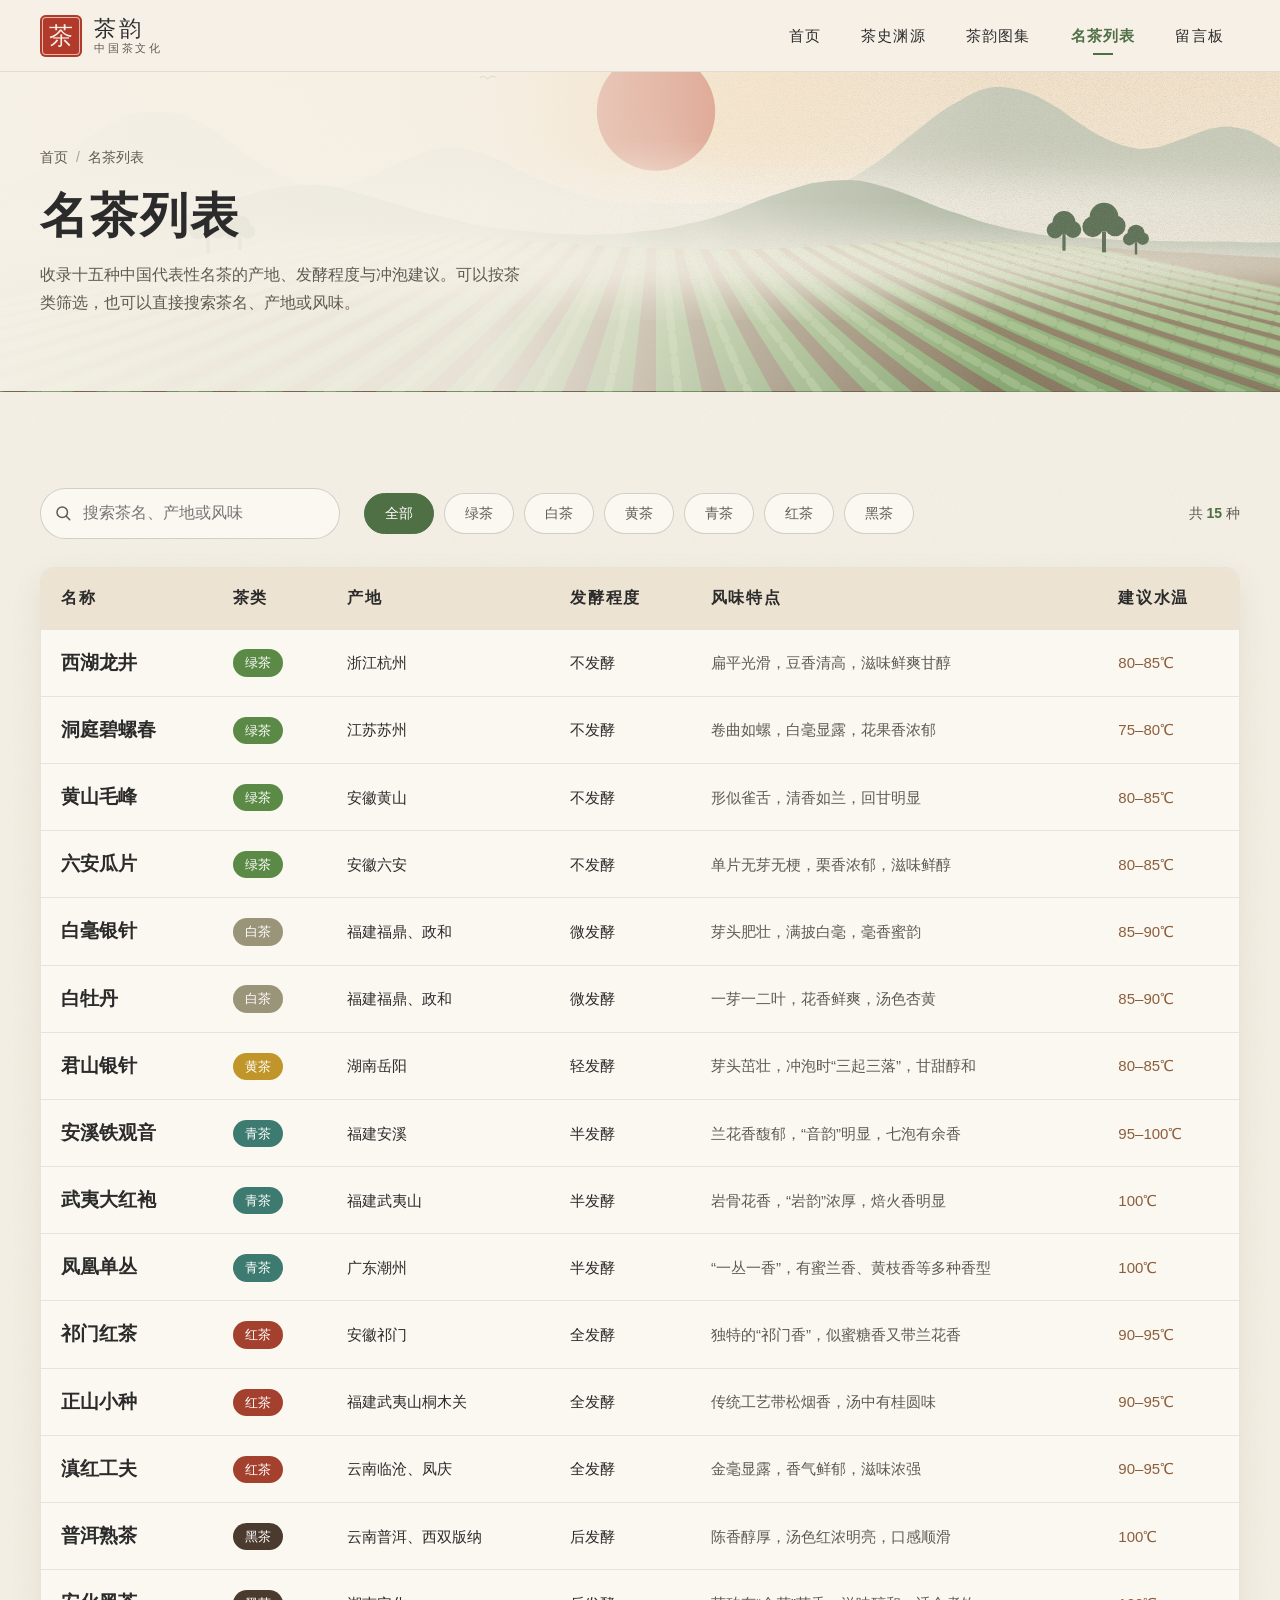
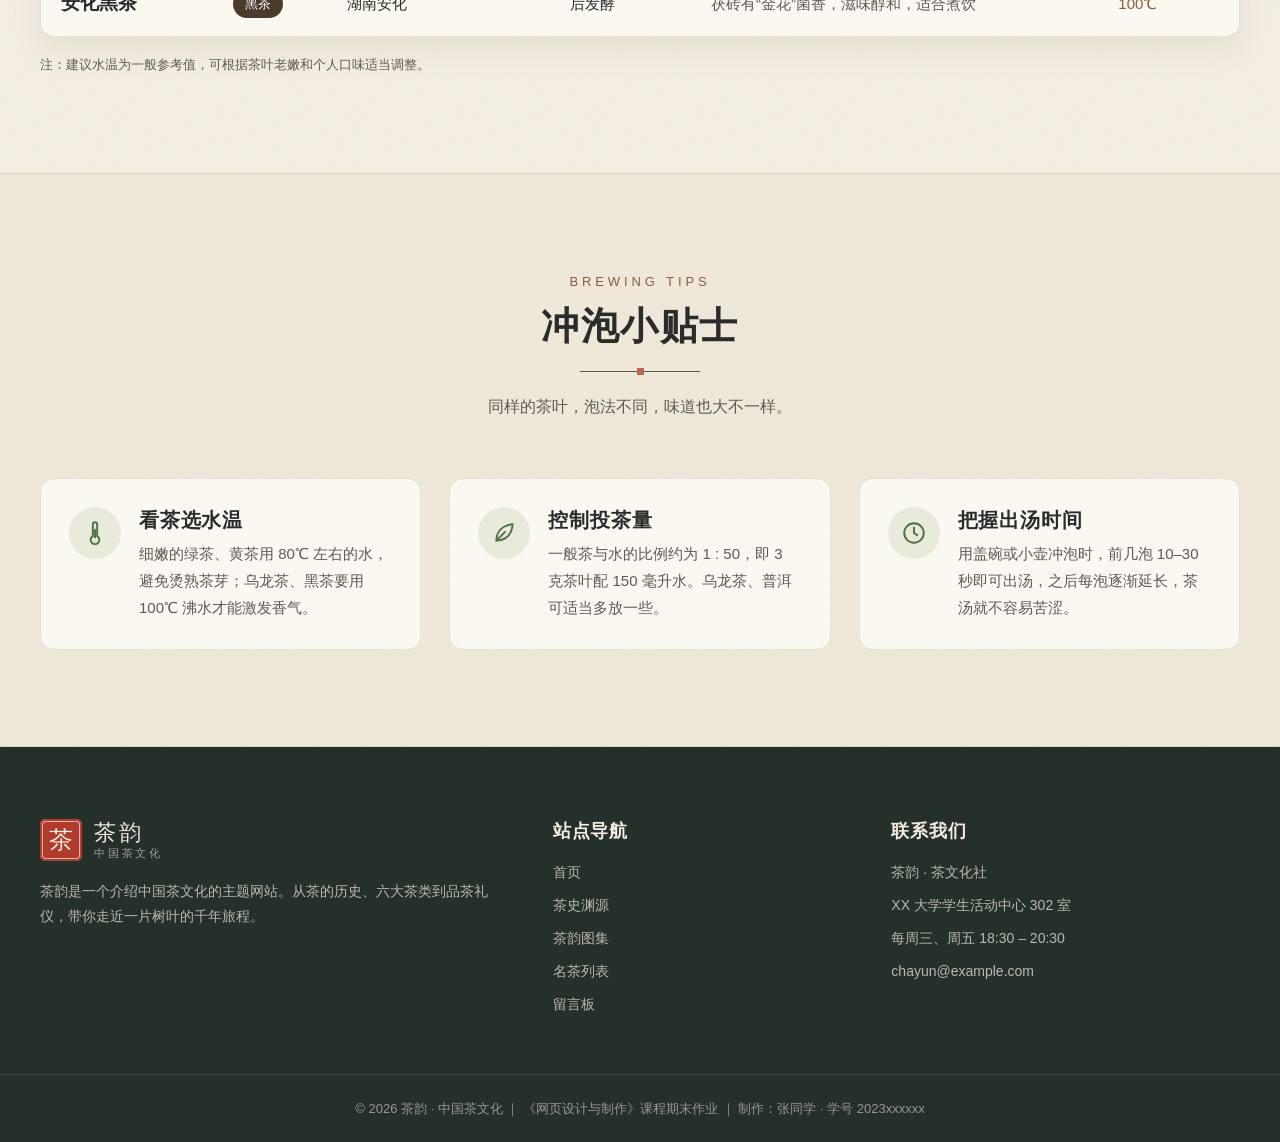
<file: demo-3-homework/list.html>
<!DOCTYPE html>
<html lang="zh-CN">
<head>
  <meta charset="UTF-8">
  <meta name="viewport" content="width=device-width, initial-scale=1.0">
  <title>名茶列表 | 茶韵 · 中国茶文化</title>
  <meta name="description" content="收录西湖龙井、碧螺春、铁观音、大红袍、祁门红茶、普洱等十五种中国名茶的茶类、产地、发酵程度、风味特点与建议冲泡水温。">
  <link rel="icon" href="favicon.svg" type="image/svg+xml">
  <!-- 分享卡片（部署后 og:image 改为绝对地址） -->
  <meta property="og:type" content="website">
  <meta property="og:title" content="名茶列表 | 茶韵 · 中国茶文化">
  <meta property="og:description" content="十五种中国名茶的产地、风味与冲泡建议。">
  <meta property="og:image" content="https://luyongkang777.github.io/web-demos/demo-3-homework/og.png">
  <meta name="theme-color" content="#f6f1e7">
  <link rel="stylesheet" href="css/style.css">
  <!-- 给 <html> 加上 js 类，滚动渐入动画才会生效（见 style.css 第 16 部分）。
       保险措施：如果 2 秒后 main.js 还没加载成功，就去掉 js 类，保证内容一定能显示出来 -->
  <script>
    document.documentElement.classList.add('js');
    setTimeout(function () {
      if (!window.mainScriptLoaded) {
        document.documentElement.classList.remove('js');
      }
    }, 2000);
  </script>
  <script src="js/main.js" defer></script>
</head>
<body>

  <!-- ==================== 顶部导航栏 ==================== -->
  <header class="site-header">
    <div class="container header-inner">
      <a class="logo" href="index.html" aria-label="茶韵 · 返回首页">
        <span class="logo-seal">茶</span>
        <span class="logo-text">茶韵<small>中国茶文化</small></span>
      </a>

      <button class="nav-toggle" type="button" aria-label="打开菜单" aria-expanded="false" aria-controls="site-nav">
        <span></span>
        <span></span>
        <span></span>
      </button>

      <nav class="site-nav" id="site-nav" aria-label="主导航">
        <ul class="nav-list">
          <li><a href="index.html">首页</a></li>
          <li><a href="about.html">茶史渊源</a></li>
          <li><a href="gallery.html">茶韵图集</a></li>
          <!-- 当前页面是"名茶列表" -->
          <li><a href="list.html" class="active" aria-current="page">名茶列表</a></li>
          <li><a href="contact.html">留言板</a></li>
        </ul>
      </nav>
    </div>
  </header>

  <main>

    <!-- ==================== 页面横幅 ==================== -->
    <section class="page-banner banner-list">
      <div class="container">
        <nav class="breadcrumb" aria-label="面包屑">
          <a href="index.html">首页</a><span>/</span>名茶列表
        </nav>
        <h1>名茶列表</h1>
        <p>收录十五种中国代表性名茶的产地、发酵程度与冲泡建议。可以按茶类筛选，也可以直接搜索茶名、产地或风味。</p>
      </div>
    </section>

    <section class="section">
      <div class="container">

        <!-- ==================== 搜索框 + 茶类筛选 ==================== -->
        <div class="list-toolbar">
          <!-- 搜索框（左边的放大镜是 svg 图标） -->
          <div class="search-box">
            <svg viewBox="0 0 24 24" fill="none" stroke="currentColor" stroke-width="2" stroke-linecap="round" aria-hidden="true"><circle cx="11" cy="11" r="7"/><path d="M21 21l-4.3-4.3"/></svg>
            <input type="search" id="tea-search" placeholder="搜索茶名、产地或风味" aria-label="搜索名茶">
          </div>

          <!-- 茶类按钮：data-type 的值要和表格每一行的 data-type 一致 -->
          <div class="filter-bar" id="tea-filters" role="group" aria-label="按茶类筛选">
            <button class="filter-btn active" type="button" data-type="all" aria-pressed="true">全部</button>
            <button class="filter-btn" type="button" data-type="绿茶" aria-pressed="false">绿茶</button>
            <button class="filter-btn" type="button" data-type="白茶" aria-pressed="false">白茶</button>
            <button class="filter-btn" type="button" data-type="黄茶" aria-pressed="false">黄茶</button>
            <button class="filter-btn" type="button" data-type="青茶" aria-pressed="false">青茶</button>
            <button class="filter-btn" type="button" data-type="红茶" aria-pressed="false">红茶</button>
            <button class="filter-btn" type="button" data-type="黑茶" aria-pressed="false">黑茶</button>
          </div>

          <p class="list-count">共 <strong id="tea-count">15</strong> 种</p>
        </div>

        <!-- ==================== 名茶数据表格 ==================== -->
        <!--
          每一行 <tr> 是一种茶，data-type 记录它属于哪个茶类（用于筛选）；
          每个 <td> 的 data-label 是这一列的名字，手机上表格变成卡片时会显示在左边。
          新增一种茶：复制一整行 <tr>…</tr>，修改里面的文字即可。
        -->
        <div class="table-wrap">
          <table class="tea-table" id="tea-table">
            <caption>中国名茶一览表</caption>
            <thead>
              <tr>
                <th scope="col">名称</th>
                <th scope="col">茶类</th>
                <th scope="col">产地</th>
                <th scope="col">发酵程度</th>
                <th scope="col">风味特点</th>
                <th scope="col">建议水温</th>
              </tr>
            </thead>
            <tbody>
              <tr data-type="绿茶">
                <td class="tea-name" data-label="名称">西湖龙井</td>
                <td data-label="茶类"><span class="badge green">绿茶</span></td>
                <td data-label="产地">浙江杭州</td>
                <td data-label="发酵程度">不发酵</td>
                <td class="tea-flavor" data-label="风味特点">扁平光滑，豆香清高，滋味鲜爽甘醇</td>
                <td class="tea-temp" data-label="建议水温">80–85℃</td>
              </tr>
              <tr data-type="绿茶">
                <td class="tea-name" data-label="名称">洞庭碧螺春</td>
                <td data-label="茶类"><span class="badge green">绿茶</span></td>
                <td data-label="产地">江苏苏州</td>
                <td data-label="发酵程度">不发酵</td>
                <td class="tea-flavor" data-label="风味特点">卷曲如螺，白毫显露，花果香浓郁</td>
                <td class="tea-temp" data-label="建议水温">75–80℃</td>
              </tr>
              <tr data-type="绿茶">
                <td class="tea-name" data-label="名称">黄山毛峰</td>
                <td data-label="茶类"><span class="badge green">绿茶</span></td>
                <td data-label="产地">安徽黄山</td>
                <td data-label="发酵程度">不发酵</td>
                <td class="tea-flavor" data-label="风味特点">形似雀舌，清香如兰，回甘明显</td>
                <td class="tea-temp" data-label="建议水温">80–85℃</td>
              </tr>
              <tr data-type="绿茶">
                <td class="tea-name" data-label="名称">六安瓜片</td>
                <td data-label="茶类"><span class="badge green">绿茶</span></td>
                <td data-label="产地">安徽六安</td>
                <td data-label="发酵程度">不发酵</td>
                <td class="tea-flavor" data-label="风味特点">单片无芽无梗，栗香浓郁，滋味鲜醇</td>
                <td class="tea-temp" data-label="建议水温">80–85℃</td>
              </tr>
              <tr data-type="白茶">
                <td class="tea-name" data-label="名称">白毫银针</td>
                <td data-label="茶类"><span class="badge white">白茶</span></td>
                <td data-label="产地">福建福鼎、政和</td>
                <td data-label="发酵程度">微发酵</td>
                <td class="tea-flavor" data-label="风味特点">芽头肥壮，满披白毫，毫香蜜韵</td>
                <td class="tea-temp" data-label="建议水温">85–90℃</td>
              </tr>
              <tr data-type="白茶">
                <td class="tea-name" data-label="名称">白牡丹</td>
                <td data-label="茶类"><span class="badge white">白茶</span></td>
                <td data-label="产地">福建福鼎、政和</td>
                <td data-label="发酵程度">微发酵</td>
                <td class="tea-flavor" data-label="风味特点">一芽一二叶，花香鲜爽，汤色杏黄</td>
                <td class="tea-temp" data-label="建议水温">85–90℃</td>
              </tr>
              <tr data-type="黄茶">
                <td class="tea-name" data-label="名称">君山银针</td>
                <td data-label="茶类"><span class="badge yellow">黄茶</span></td>
                <td data-label="产地">湖南岳阳</td>
                <td data-label="发酵程度">轻发酵</td>
                <td class="tea-flavor" data-label="风味特点">芽头茁壮，冲泡时“三起三落”，甘甜醇和</td>
                <td class="tea-temp" data-label="建议水温">80–85℃</td>
              </tr>
              <tr data-type="青茶">
                <td class="tea-name" data-label="名称">安溪铁观音</td>
                <td data-label="茶类"><span class="badge oolong">青茶</span></td>
                <td data-label="产地">福建安溪</td>
                <td data-label="发酵程度">半发酵</td>
                <td class="tea-flavor" data-label="风味特点">兰花香馥郁，“音韵”明显，七泡有余香</td>
                <td class="tea-temp" data-label="建议水温">95–100℃</td>
              </tr>
              <tr data-type="青茶">
                <td class="tea-name" data-label="名称">武夷大红袍</td>
                <td data-label="茶类"><span class="badge oolong">青茶</span></td>
                <td data-label="产地">福建武夷山</td>
                <td data-label="发酵程度">半发酵</td>
                <td class="tea-flavor" data-label="风味特点">岩骨花香，“岩韵”浓厚，焙火香明显</td>
                <td class="tea-temp" data-label="建议水温">100℃</td>
              </tr>
              <tr data-type="青茶">
                <td class="tea-name" data-label="名称">凤凰单丛</td>
                <td data-label="茶类"><span class="badge oolong">青茶</span></td>
                <td data-label="产地">广东潮州</td>
                <td data-label="发酵程度">半发酵</td>
                <td class="tea-flavor" data-label="风味特点">“一丛一香”，有蜜兰香、黄枝香等多种香型</td>
                <td class="tea-temp" data-label="建议水温">100℃</td>
              </tr>
              <tr data-type="红茶">
                <td class="tea-name" data-label="名称">祁门红茶</td>
                <td data-label="茶类"><span class="badge red">红茶</span></td>
                <td data-label="产地">安徽祁门</td>
                <td data-label="发酵程度">全发酵</td>
                <td class="tea-flavor" data-label="风味特点">独特的“祁门香”，似蜜糖香又带兰花香</td>
                <td class="tea-temp" data-label="建议水温">90–95℃</td>
              </tr>
              <tr data-type="红茶">
                <td class="tea-name" data-label="名称">正山小种</td>
                <td data-label="茶类"><span class="badge red">红茶</span></td>
                <td data-label="产地">福建武夷山桐木关</td>
                <td data-label="发酵程度">全发酵</td>
                <td class="tea-flavor" data-label="风味特点">传统工艺带松烟香，汤中有桂圆味</td>
                <td class="tea-temp" data-label="建议水温">90–95℃</td>
              </tr>
              <tr data-type="红茶">
                <td class="tea-name" data-label="名称">滇红工夫</td>
                <td data-label="茶类"><span class="badge red">红茶</span></td>
                <td data-label="产地">云南临沧、凤庆</td>
                <td data-label="发酵程度">全发酵</td>
                <td class="tea-flavor" data-label="风味特点">金毫显露，香气鲜郁，滋味浓强</td>
                <td class="tea-temp" data-label="建议水温">90–95℃</td>
              </tr>
              <tr data-type="黑茶">
                <td class="tea-name" data-label="名称">普洱熟茶</td>
                <td data-label="茶类"><span class="badge dark">黑茶</span></td>
                <td data-label="产地">云南普洱、西双版纳</td>
                <td data-label="发酵程度">后发酵</td>
                <td class="tea-flavor" data-label="风味特点">陈香醇厚，汤色红浓明亮，口感顺滑</td>
                <td class="tea-temp" data-label="建议水温">100℃</td>
              </tr>
              <tr data-type="黑茶">
                <td class="tea-name" data-label="名称">安化黑茶</td>
                <td data-label="茶类"><span class="badge dark">黑茶</span></td>
                <td data-label="产地">湖南安化</td>
                <td data-label="发酵程度">后发酵</td>
                <td class="tea-flavor" data-label="风味特点">茯砖有“金花”菌香，滋味醇和，适合煮饮</td>
                <td class="tea-temp" data-label="建议水温">100℃</td>
              </tr>
            </tbody>
          </table>

          <!-- 搜索不到结果时显示（默认隐藏） -->
          <div class="list-empty" id="tea-empty" hidden>
            <strong>没有找到相关的茶</strong>
            换个关键词试试，比如“龙井”“云南”或“花香”。
          </div>
        </div>

        <p class="list-note">注：建议水温为一般参考值，可根据茶叶老嫩和个人口味适当调整。</p>
      </div>
    </section>

    <!-- ==================== 冲泡小贴士 ==================== -->
    <section class="section section-tinted">
      <div class="container">
        <div class="section-title reveal">
          <span class="section-sub">BREWING TIPS</span>
          <h2>冲泡小贴士</h2>
          <p>同样的茶叶，泡法不同，味道也大不一样。</p>
        </div>

        <div class="tips-grid">
          <article class="tip-card reveal">
            <span class="tip-icon">
              <!-- 温度计图标 -->
              <svg viewBox="0 0 24 24" fill="none" stroke="currentColor" stroke-width="1.8" stroke-linecap="round" stroke-linejoin="round" aria-hidden="true"><path d="M14 14.8V4a2 2 0 0 0-4 0v10.8a4 4 0 1 0 4 0z"/><path d="M12 9v7"/></svg>
            </span>
            <div>
              <h3>看茶选水温</h3>
              <p>细嫩的绿茶、黄茶用 80℃ 左右的水，避免烫熟茶芽；乌龙茶、黑茶要用 100℃ 沸水才能激发香气。</p>
            </div>
          </article>
          <article class="tip-card reveal">
            <span class="tip-icon">
              <!-- 茶叶图标 -->
              <svg viewBox="0 0 24 24" fill="none" stroke="currentColor" stroke-width="1.8" stroke-linecap="round" stroke-linejoin="round" aria-hidden="true"><path d="M5 19c0-8 5-14 15-15-1 10-7 15-15 15z"/><path d="M5 19l8-8"/></svg>
            </span>
            <div>
              <h3>控制投茶量</h3>
              <p>一般茶与水的比例约为 1 : 50，即 3 克茶叶配 150 毫升水。乌龙茶、普洱可适当多放一些。</p>
            </div>
          </article>
          <article class="tip-card reveal">
            <span class="tip-icon">
              <!-- 时钟图标 -->
              <svg viewBox="0 0 24 24" fill="none" stroke="currentColor" stroke-width="1.8" stroke-linecap="round" stroke-linejoin="round" aria-hidden="true"><circle cx="12" cy="12" r="9"/><path d="M12 7v5l3 2"/></svg>
            </span>
            <div>
              <h3>把握出汤时间</h3>
              <p>用盖碗或小壶冲泡时，前几泡 10–30 秒即可出汤，之后每泡逐渐延长，茶汤就不容易苦涩。</p>
            </div>
          </article>
        </div>
      </div>
    </section>

  </main>

  <!-- ==================== 页脚 ==================== -->
  <footer class="site-footer">
    <div class="container footer-grid">
      <div class="footer-about">
        <a class="logo" href="index.html">
          <span class="logo-seal">茶</span>
          <span class="logo-text">茶韵<small>中国茶文化</small></span>
        </a>
        <p>茶韵是一个介绍中国茶文化的主题网站。从茶的历史、六大茶类到品茶礼仪，带你走近一片树叶的千年旅程。</p>
      </div>
      <div>
        <h3>站点导航</h3>
        <ul class="footer-links">
          <li><a href="index.html">首页</a></li>
          <li><a href="about.html">茶史渊源</a></li>
          <li><a href="gallery.html">茶韵图集</a></li>
          <li><a href="list.html">名茶列表</a></li>
          <li><a href="contact.html">留言板</a></li>
        </ul>
      </div>
      <div>
        <h3>联系我们</h3>
        <ul class="footer-links">
          <li>茶韵 · 茶文化社</li>
          <li>XX 大学学生活动中心 302 室</li>
          <li>每周三、周五 18:30 – 20:30</li>
          <li>chayun@example.com</li>
        </ul>
      </div>
    </div>
    <div class="footer-bottom">
      <div class="container">
        <!-- 作业信息：把下面的课程名、姓名、学号换成你自己的 -->
        <p>© 2026 茶韵 · 中国茶文化 ｜ 《网页设计与制作》课程期末作业 ｜ 制作：张同学 · 学号 2023xxxxxx</p>
      </div>
    </div>
  </footer>

  <!-- 回到顶部按钮 -->
  <button class="back-to-top" id="back-to-top" type="button" aria-label="回到顶部">
    <svg viewBox="0 0 24 24" fill="none" stroke="currentColor" stroke-width="2" stroke-linecap="round" stroke-linejoin="round" aria-hidden="true"><path d="M12 19V5M5 12l7-7 7 7"/></svg>
  </button>

</body>
</html>
</file>
<file: demo-1-portfolio/style.css>
/* =========================================================
   Echo Lin · 个人主页
   ---------------------------------------------------------
   改配色 / 字体：只需修改下方 :root（浅色）与 [data-theme="dark"]（深色）
   ========================================================= */

:root {
  /* —— 品牌色（主色 + 渐变辅色）—— */
  --primary: #4f46e5;
  --primary-2: #a855f7;
  --primary-soft: rgba(79, 70, 229, .08);
  --accent: #22c55e; /* 「可接单」状态点 */

  /* —— 浅色主题 —— */
  --bg: #fafafa;
  --bg-elev: #ffffff;
  --bg-soft: #f4f4f5;
  --text: #0a0a0b;
  --text-2: #52525b;
  --text-3: #8f8f99;
  --line: rgba(10, 10, 11, .08);
  --line-strong: rgba(10, 10, 11, .14);
  --grid: rgba(10, 10, 11, .045);
  --glow-1: rgba(99, 102, 241, .28);
  --glow-2: rgba(236, 72, 153, .16);
  --shadow-sm: 0 1px 2px rgba(10, 10, 11, .05);
  --shadow: 0 1px 2px rgba(10, 10, 11, .04), 0 8px 24px -6px rgba(10, 10, 11, .08);
  --shadow-lg: 0 2px 4px rgba(10, 10, 11, .04), 0 24px 56px -12px rgba(10, 10, 11, .18);

  /* —— 字体 —— */
  --font-sans: -apple-system, BlinkMacSystemFont, "Segoe UI", "PingFang SC", "Hiragino Sans GB", "Microsoft YaHei", "Helvetica Neue", Arial, sans-serif;
  --font-serif: "Iowan Old Style", "Palatino Linotype", Palatino, Georgia, "Times New Roman", "Songti SC", "STSong", serif;
  --font-mono: ui-monospace, "SF Mono", "JetBrains Mono", Menlo, Consolas, monospace;

  /* —— 圆角 / 布局 / 动效 —— */
  --radius-sm: 10px;
  --radius: 16px;
  --radius-lg: 24px;
  --container: 1200px;
  --nav-h: 68px;
  --ease: cubic-bezier(.2, .7, .2, 1);

  color-scheme: light;
}

[data-theme="dark"] {
  --primary: #818cf8;
  --primary-2: #c084fc;
  --primary-soft: rgba(129, 140, 248, .12);

  --bg: #09090d;
  --bg-elev: #111117;
  --bg-soft: #17171e;
  --text: #f4f4f5;
  --text-2: #a1a1aa;
  --text-3: #6b6b76;
  --line: rgba(255, 255, 255, .08);
  --line-strong: rgba(255, 255, 255, .14);
  --grid: rgba(255, 255, 255, .04);
  --glow-1: rgba(99, 102, 241, .22);
  --glow-2: rgba(192, 132, 252, .12);
  --shadow-sm: 0 1px 2px rgba(0, 0, 0, .4);
  --shadow: 0 1px 2px rgba(0, 0, 0, .3), 0 8px 24px -6px rgba(0, 0, 0, .5);
  --shadow-lg: 0 2px 4px rgba(0, 0, 0, .3), 0 24px 56px -12px rgba(0, 0, 0, .7);

  color-scheme: dark;
}

/* =========================================================
   基础
   ========================================================= */
*, *::before, *::after { box-sizing: border-box; }

html {
  -webkit-text-size-adjust: 100%;
  scroll-behavior: smooth;
  scroll-padding-top: calc(var(--nav-h) + 12px);
}

body {
  margin: 0;
  font-family: var(--font-sans);
  font-size: 16px;
  line-height: 1.7;
  color: var(--text);
  background: var(--bg);
  -webkit-font-smoothing: antialiased;
  -moz-osx-font-smoothing: grayscale;
  text-rendering: optimizeLegibility;
  overflow-x: hidden;
  transition: background-color .3s ease, color .3s ease;
}

html.modal-open { overflow: hidden; }

h1, h2, h3, h4, p, ul, ol, dl, dd, figure { margin: 0; }
ul, ol { padding: 0; list-style: none; }
img, svg { display: block; max-width: 100%; }
a { color: inherit; text-decoration: none; }
button, input, select, textarea { font: inherit; color: inherit; }
button { cursor: pointer; background: none; border: 0; padding: 0; }
::selection { background: var(--primary); color: #fff; }

:focus-visible {
  outline: 2px solid var(--primary);
  outline-offset: 3px;
  border-radius: 6px;
}

.container {
  width: 100%;
  max-width: var(--container);
  margin-inline: auto;
  padding-inline: 24px;
}

.skip {
  position: fixed; left: 16px; top: -60px; z-index: 100;
  padding: 10px 16px; border-radius: 10px;
  background: var(--text); color: var(--bg);
  transition: top .2s;
}
.skip:focus { top: 16px; }

/* 线性图标 */
.i {
  width: 1em; height: 1em; flex: none;
  fill: none; stroke: currentColor; stroke-width: 2;
  stroke-linecap: round; stroke-linejoin: round;
}
.i-fill { fill: currentColor; stroke: none; }

/* 顶部阅读进度条 */
.progress {
  position: fixed; inset: 0 0 auto 0; height: 2px; z-index: 60;
  background: linear-gradient(90deg, var(--primary), var(--primary-2));
  transform-origin: 0 50%;
  transform: scaleX(var(--p, 0));
}

/* =========================================================
   按钮 / 标签
   ========================================================= */
.btn {
  display: inline-flex; align-items: center; justify-content: center; gap: .5em;
  height: 44px; padding: 0 20px;
  border-radius: 999px;
  font-size: 15px; font-weight: 600; white-space: nowrap;
  transition: transform .2s var(--ease), box-shadow .2s var(--ease), background-color .2s, border-color .2s, color .2s;
}
.btn .i { font-size: 1.1em; transition: transform .25s var(--ease); }
.btn:hover .i { transform: translateX(3px); }
.btn:active { transform: scale(.98); }
.btn-sm { height: 38px; padding: 0 16px; font-size: 14px; }
.btn-lg { height: 52px; padding: 0 26px; font-size: 16px; }
.btn-block { width: 100%; }

.btn-dark {
  background: var(--text); color: var(--bg);
  box-shadow: 0 1px 2px rgba(0, 0, 0, .1), inset 0 1px 0 rgba(255, 255, 255, .12);
}
.btn-dark:hover { transform: translateY(-1px); box-shadow: 0 10px 24px -8px color-mix(in srgb, var(--primary) 60%, transparent); }

.btn-ghost {
  background: var(--bg-elev); color: var(--text);
  border: 1px solid var(--line-strong);
  box-shadow: var(--shadow-sm);
}
.btn-ghost:hover { border-color: var(--text-3); transform: translateY(-1px); }

.tags { display: flex; flex-wrap: wrap; gap: 6px; }
.tags li {
  padding: 2px 10px;
  font-size: 12.5px; line-height: 22px; color: var(--text-2);
  background: var(--bg-soft);
  border: 1px solid var(--line);
  border-radius: 999px;
}
.tags-light li { color: #fff; background: rgba(255, 255, 255, .14); border-color: rgba(255, 255, 255, .22); backdrop-filter: blur(6px); }

.icon-btn {
  display: inline-grid; place-items: center;
  width: 40px; height: 40px; border-radius: 12px;
  color: var(--text-2);
  transition: background-color .2s, color .2s;
}
.icon-btn:hover { background: var(--bg-soft); color: var(--text); }
.icon-btn .i { font-size: 19px; }

/* =========================================================
   导航
   ========================================================= */
.nav {
  position: fixed; inset: 0 0 auto 0; z-index: 50;
  transition: background-color .3s, border-color .3s, backdrop-filter .3s;
  border-bottom: 1px solid transparent;
}
.nav.scrolled, .nav.open {
  background: color-mix(in srgb, var(--bg) 78%, transparent);
  -webkit-backdrop-filter: saturate(180%) blur(16px);
  backdrop-filter: saturate(180%) blur(16px);
  border-bottom-color: var(--line);
}
.nav-inner { display: flex; align-items: center; justify-content: space-between; height: var(--nav-h); gap: 16px; }

.logo { display: inline-flex; align-items: center; gap: 10px; font-weight: 700; font-size: 17px; letter-spacing: -.01em; }
.logo img { border-radius: 8px; }
.logo-dot { color: var(--primary); }

.nav-links { display: flex; gap: 4px; padding: 4px; border-radius: 999px; }
.nav-links a {
  position: relative;
  padding: 6px 14px; border-radius: 999px;
  font-size: 14.5px; color: var(--text-2);
  transition: color .2s, background-color .2s;
}
.nav-links a:hover { color: var(--text); }
.nav-links a.active { color: var(--text); background: var(--bg-soft); }

.nav-actions { display: flex; align-items: center; gap: 6px; }

/* 主题切换图标：太阳 / 月亮 交替 */
.theme-toggle { position: relative; }
.theme-toggle .i { position: absolute; transition: transform .5s var(--ease), opacity .3s; }
.theme-toggle .i-moon { opacity: 0; transform: rotate(-90deg) scale(.5); }
[data-theme="dark"] .theme-toggle .i-sun { opacity: 0; transform: rotate(90deg) scale(.5); }
[data-theme="dark"] .theme-toggle .i-moon { opacity: 1; transform: none; }

/* 汉堡菜单 */
.menu-toggle { display: none; flex-direction: column; align-items: center; justify-content: center; gap: 6px; }
.menu-toggle span { display: block; width: 18px; height: 1.8px; border-radius: 2px; background: currentColor; transition: transform .35s var(--ease); }
.nav.open .menu-toggle span:first-child { transform: translateY(3.9px) rotate(45deg); }
.nav.open .menu-toggle span:last-child { transform: translateY(-3.9px) rotate(-45deg); }

.mobile-menu {
  display: none;
  overflow: hidden;
  max-height: 0;
  transition: max-height .45s var(--ease);
}
.mobile-menu nav { display: flex; flex-direction: column; padding-bottom: 20px; }
.mobile-menu a {
  display: flex; align-items: baseline; gap: 14px;
  padding: 14px 4px;
  font-size: 22px; font-weight: 600;
  border-bottom: 1px solid var(--line);
  opacity: 0; transform: translateY(-8px);
  transition: opacity .3s, transform .4s var(--ease), color .2s;
}
.mobile-menu a:last-child { border-bottom: 0; }
.mobile-menu a i { font-style: normal; font-family: var(--font-mono); font-size: 12px; color: var(--text-3); }
.mobile-menu a.active, .mobile-menu a:hover { color: var(--primary); }
.nav.open .mobile-menu { max-height: 420px; }
.nav.open .mobile-menu a { opacity: 1; transform: none; }
.nav.open .mobile-menu a:nth-child(2) { transition-delay: .04s; }
.nav.open .mobile-menu a:nth-child(3) { transition-delay: .08s; }
.nav.open .mobile-menu a:nth-child(4) { transition-delay: .12s; }
.nav.open .mobile-menu a:nth-child(5) { transition-delay: .16s; }

/* =========================================================
   Hero 首屏
   ========================================================= */
.hero {
  position: relative;
  padding: calc(var(--nav-h) + 72px) 0 96px;
  overflow: hidden;
  isolation: isolate;
}
.hero-bg { position: absolute; inset: 0; z-index: -1; pointer-events: none; }
.grid-bg {
  position: absolute; inset: 0;
  background-image:
    linear-gradient(var(--grid) 1px, transparent 1px),
    linear-gradient(90deg, var(--grid) 1px, transparent 1px);
  background-size: 56px 56px;
  background-position: center top;
  -webkit-mask-image: radial-gradient(ellipse 70% 70% at 60% 35%, #000 25%, transparent 75%);
  mask-image: radial-gradient(ellipse 70% 70% at 60% 35%, #000 25%, transparent 75%);
}
.glow { position: absolute; border-radius: 50%; filter: blur(80px); }
.glow.g1 { width: 560px; height: 560px; right: -80px; top: -120px; background: var(--glow-1); }
.glow.g2 { width: 420px; height: 420px; right: 30%; top: 40%; background: var(--glow-2); }

.hero-inner {
  display: grid;
  grid-template-columns: minmax(0, 1.08fr) minmax(0, .92fr);
  align-items: center;
  gap: 48px;
}

.status {
  display: inline-flex; align-items: center; gap: 10px;
  padding: 6px 14px 6px 12px;
  font-size: 13.5px; color: var(--text-2);
  background: var(--bg-elev);
  border: 1px solid var(--line);
  border-radius: 999px;
  box-shadow: var(--shadow-sm);
}
.status .dot { position: relative; width: 8px; height: 8px; border-radius: 50%; background: var(--accent); }
.status .dot::after {
  content: ""; position: absolute; inset: 0; border-radius: 50%;
  background: var(--accent);
  animation: ping 2s cubic-bezier(0, 0, .2, 1) infinite;
}
@keyframes ping { 75%, 100% { transform: scale(2.6); opacity: 0; } }

.hero-title { margin-top: 28px; line-height: 1; }
.name-cn {
  display: block;
  font-size: clamp(64px, 9.4vw, 124px);
  font-weight: 800;
  letter-spacing: -.02em;
  line-height: 1.04;
}
.name-en {
  display: block;
  margin-top: 6px;
  font-family: var(--font-serif);
  font-style: italic;
  font-weight: 400;
  font-size: clamp(44px, 6.4vw, 84px);
  letter-spacing: -.02em;
  line-height: 1.1;
  padding-right: .1em; /* 斜体右侧留白，避免裁切 */
  background: linear-gradient(100deg, var(--primary) 10%, var(--primary-2) 55%, #ec4899 95%);
  -webkit-background-clip: text; background-clip: text;
  color: transparent;
}

.hero-role { margin-top: 28px; font-size: clamp(18px, 1.6vw, 21px); font-weight: 600; }
.hero-role .sep { margin: 0 .6em; color: var(--text-3); font-weight: 400; }
.hero-desc { margin-top: 12px; max-width: 30em; font-size: 16.5px; color: var(--text-2); }
.hero-cta { display: flex; flex-wrap: wrap; gap: 12px; margin-top: 36px; }

.hero-clients { display: flex; align-items: center; flex-wrap: wrap; gap: 8px 16px; margin-top: 44px; font-size: 13.5px; color: var(--text-3); }
.hero-clients ul { display: flex; flex-wrap: wrap; gap: 4px 18px; }
.hero-clients li { font-weight: 600; color: var(--text-2); opacity: .8; }

/* 首屏入场动画（页面加载即播放，不依赖滚动） */
.hero-text > * { animation: rise .7s var(--ease) both; }
.hero-text > :nth-child(2) { animation-delay: .04s; }
.hero-text > :nth-child(3) { animation-delay: .08s; }
.hero-text > :nth-child(4) { animation-delay: .12s; }
.hero-text > :nth-child(5) { animation-delay: .16s; }
.hero-text > :nth-child(6) { animation-delay: .2s; }
.hero-visual { animation: pop .9s var(--ease) .05s both; }
@keyframes rise { from { opacity: 0; transform: translateY(14px); } }
@keyframes pop { from { opacity: 0; transform: translateY(24px) scale(.96); } }

/* —— 右侧视觉：设计画布 —— */
.hero-visual {
  position: relative;
  display: grid; place-items: center;
  padding: 36px 40px 44px;
}
.frame {
  position: relative;
  width: min(100%, 380px);
  translate: calc(var(--mx, 0) * -6px) calc(var(--my, 0) * -6px);
  transition: translate .6s var(--ease);
}
.frame img {
  width: 100%; height: auto;
  aspect-ratio: 480 / 560;
  border-radius: 28px;
  box-shadow: var(--shadow-lg);
}
.frame::before { /* Figma 风格选中框 */
  content: ""; position: absolute; inset: -10px;
  border: 1.5px solid var(--primary);
  border-radius: 2px;
  pointer-events: none;
}
.frame .h {
  position: absolute; width: 10px; height: 10px;
  background: var(--bg-elev);
  border: 1.5px solid var(--primary);
  border-radius: 2px;
}
.frame .h1 { left: -15px; top: -15px; }
.frame .h2 { right: -15px; top: -15px; }
.frame .h3 { left: -15px; bottom: -15px; }
.frame .h4 { right: -15px; bottom: -15px; }
.frame-label {
  position: absolute; left: -10px; bottom: calc(100% + 16px);
  display: inline-flex; align-items: center; gap: 6px;
  font-size: 12px; font-weight: 500; color: var(--primary); white-space: nowrap;
}
.frame-size {
  position: absolute; left: 50%; top: calc(100% + 18px);
  transform: translateX(-50%);
  padding: 1px 8px; border-radius: 4px;
  font-family: var(--font-mono); font-size: 11px; color: #fff;
  background: var(--primary);
}

/* 漂浮装饰 */
.float, .cursor, .badge-ring { position: absolute; z-index: 2; }
.float {
  display: flex; align-items: center; gap: 10px;
  padding: 10px 14px;
  background: color-mix(in srgb, var(--bg-elev) 88%, transparent);
  -webkit-backdrop-filter: blur(12px); backdrop-filter: blur(12px);
  border: 1px solid var(--line);
  border-radius: 14px;
  box-shadow: var(--shadow-lg);
  font-size: 13px;
  animation: bob 6s ease-in-out infinite;
  translate: calc(var(--mx, 0) * 14px) calc(var(--my, 0) * 14px);
  transition: translate .6s var(--ease);
}
@keyframes bob { 50% { transform: translateY(var(--d, -8px)); } }

.palette { top: 12%; right: 0; }
.palette i { width: 18px; height: 18px; border-radius: 50%; margin-right: -14px; border: 2px solid var(--bg-elev); }
.palette span { margin-left: 16px; font-family: var(--font-mono); font-size: 12px; color: var(--text-2); }

.comment { bottom: 16%; left: 0; max-width: 220px; animation-delay: -2s; align-items: flex-start; }
.comment .av {
  flex: none; display: grid; place-items: center;
  width: 28px; height: 28px; border-radius: 50%;
  font-size: 12px; font-weight: 700; color: #fff;
  background: linear-gradient(135deg, #f59e0b, #ef4444);
}
.comment p { line-height: 1.5; color: var(--text-2); }
.comment b { display: block; color: var(--text); font-size: 12.5px; }

.cursor { display: flex; align-items: flex-start; pointer-events: none; }
.cursor svg { width: 20px; height: 20px; filter: drop-shadow(0 2px 3px rgba(0, 0, 0, .2)); }
.cursor span {
  margin: 14px 0 0 -2px;
  padding: 2px 9px; border-radius: 999px 999px 999px 4px;
  font-size: 12px; font-weight: 600; color: #fff; white-space: nowrap;
}
.cursor.c1 { top: 30%; left: 4%; animation: wander1 9s ease-in-out infinite; }
.cursor.c1 svg { fill: var(--primary); stroke: #fff; stroke-width: 1.4; }
.cursor.c1 span { background: var(--primary); }
.cursor.c2 { bottom: 30%; right: 2%; animation: wander2 11s ease-in-out infinite; }
.cursor.c2 svg { fill: #f97316; stroke: #fff; stroke-width: 1.4; }
.cursor.c2 span { background: #f97316; }
@keyframes wander1 {
  0%, 100% { transform: translate(0, 0); }
  30% { transform: translate(60px, 40px); }
  60% { transform: translate(24px, 110px); }
}
@keyframes wander2 {
  0%, 100% { transform: translate(0, 0); }
  35% { transform: translate(-70px, -50px); }
  70% { transform: translate(-20px, -110px); }
}

.badge-ring {
  right: 6%; bottom: 2%;
  width: 104px; height: 104px;
  display: grid; place-items: center;
  border-radius: 50%;
  background: var(--text); color: var(--bg);
  box-shadow: var(--shadow-lg);
}
.badge-ring svg { position: absolute; inset: 0; width: 100%; height: 100%; animation: spin 18s linear infinite; }
.badge-ring text { font-size: 10.5px; font-weight: 600; letter-spacing: .1em; fill: currentColor; }
.ring-core { display: grid; place-items: center; width: 34px; height: 34px; border-radius: 50%; background: linear-gradient(135deg, var(--primary), var(--primary-2)); }
.ring-core svg { position: static; width: 16px; height: 16px; fill: #fff; animation: none; }
@keyframes spin { to { transform: rotate(360deg); } }

/* =========================================================
   滚动字幕
   ========================================================= */
.marquee {
  overflow: hidden;
  border-block: 1px solid var(--line);
  background: var(--bg-elev);
  -webkit-mask-image: linear-gradient(90deg, transparent, #000 10%, #000 90%, transparent);
  mask-image: linear-gradient(90deg, transparent, #000 10%, #000 90%, transparent);
}
.marquee-track { display: flex; width: max-content; animation: marquee 36s linear infinite; }
.marquee span {
  display: inline-flex; align-items: center; gap: 36px;
  padding: 22px 18px;
  font-size: clamp(18px, 2vw, 24px); font-weight: 600; color: var(--text-2); white-space: nowrap;
}
.marquee svg { width: 16px; height: 16px; fill: var(--primary); }
@keyframes marquee { to { transform: translateX(-50%); } }

/* =========================================================
   通用区块
   ========================================================= */
.section { padding: clamp(88px, 11vw, 140px) 0; }

.section-head { max-width: 640px; }
.section-head.row { max-width: none; display: flex; align-items: flex-end; justify-content: space-between; gap: 24px; flex-wrap: wrap; }
.kicker {
  display: inline-flex; align-items: center; gap: 10px;
  font-size: 14px; font-weight: 600; color: var(--primary);
}
.kicker i {
  font-style: normal; font-family: var(--font-mono); font-size: 12px;
  padding: 1px 7px; border-radius: 6px;
  background: var(--primary-soft);
}
.section h2 {
  margin-top: 16px;
  font-size: clamp(32px, 4.6vw, 52px);
  font-weight: 750;
  line-height: 1.18;
  letter-spacing: -.025em;
  text-wrap: balance;
}
.section-sub { margin-top: 16px; font-size: 16.5px; color: var(--text-2); max-width: 32em; }
.section-head.row .section-sub { margin-top: 0; }

/* 滚动渐入：仅在 JS 可用时隐藏，保证无 JS 时内容完整显示 */
.js .reveal {
  opacity: 0;
  transform: translateY(24px);
  transition: opacity .8s var(--ease), transform .8s var(--ease);
  transition-delay: calc(var(--i, 0) * 80ms);
}
.js .reveal.in { opacity: 1; transform: none; }

/* =========================================================
   01 关于
   ========================================================= */
.about-grid {
  display: grid;
  grid-template-columns: minmax(0, 1fr) minmax(0, 1.1fr);
  gap: 48px 80px;
}
.about-text { display: grid; gap: 16px; color: var(--text-2); font-size: 16.5px; padding-top: 38px; }
.about-text .lead { font-size: 20px; font-weight: 600; color: var(--text); }
.about-facts { display: flex; flex-wrap: wrap; gap: 10px 24px; margin-top: 8px; font-size: 14.5px; }
.about-facts li { display: inline-flex; align-items: center; gap: 8px; }
.about-facts .i { color: var(--primary); font-size: 17px; }

.stats { display: grid; grid-template-columns: repeat(3, minmax(0, 1fr)); gap: 16px; margin-top: 72px; }
.stat {
  position: relative; overflow: hidden;
  padding: 32px 28px 28px;
  background: var(--bg-elev);
  border: 1px solid var(--line);
  border-radius: var(--radius-lg);
  box-shadow: var(--shadow-sm);
  transition: transform .4s var(--ease), box-shadow .4s var(--ease), border-color .3s, opacity .8s var(--ease);
}
.stat::before {
  content: ""; position: absolute; right: -40px; top: -40px;
  width: 140px; height: 140px; border-radius: 50%;
  background: radial-gradient(circle, var(--primary-soft), transparent 70%);
  transition: transform .5s var(--ease);
}
.stat:hover { box-shadow: var(--shadow); border-color: var(--line-strong); }
.stat:hover::before { transform: scale(1.6); }
.stat b {
  display: flex; align-items: baseline;
  font-size: clamp(52px, 6vw, 72px); font-weight: 800; line-height: 1;
  letter-spacing: -.04em;
  font-variant-numeric: tabular-nums;
}
.stat em {
  margin-left: 4px;
  font-style: normal; font-size: .42em; font-weight: 700; letter-spacing: 0;
  color: var(--primary);
}
.stat .label { display: block; margin-top: 16px; font-weight: 600; }
.stat .desc { display: block; margin-top: 2px; font-size: 14px; color: var(--text-3); }

/* =========================================================
   02 技能
   ========================================================= */
.skills { background: var(--bg-elev); border-block: 1px solid var(--line); }
.skill-grid { display: grid; grid-template-columns: repeat(3, minmax(0, 1fr)); gap: 16px; margin-top: 56px; }
.skill-card {
  display: flex; flex-direction: column; gap: 14px;
  padding: 28px;
  background: var(--bg);
  border: 1px solid var(--line);
  border-radius: var(--radius-lg);
  transition: transform .4s var(--ease), box-shadow .4s var(--ease), border-color .3s, opacity .8s var(--ease);
}
.skill-card:hover { transform: translateY(-4px); box-shadow: var(--shadow-lg); border-color: var(--line-strong); }
.skill-icon {
  display: grid; place-items: center;
  width: 48px; height: 48px; border-radius: 14px;
  color: #fff;
  background: linear-gradient(135deg, var(--primary), var(--primary-2));
  box-shadow: 0 8px 20px -6px color-mix(in srgb, var(--primary) 70%, transparent);
}
.skill-icon .i { font-size: 22px; }
.skill-card h3 { margin-top: 6px; font-size: 20px; letter-spacing: -.01em; }
.skill-card p { font-size: 15px; color: var(--text-2); }

.meter { margin-top: 4px; }
.meter-head { display: flex; justify-content: space-between; font-size: 13px; color: var(--text-3); }
.meter-head b { font-family: var(--font-mono); color: var(--text); font-weight: 600; }
.bar { margin-top: 8px; height: 6px; border-radius: 99px; background: var(--bg-soft); overflow: hidden; }
.bar span {
  display: block; height: 100%; width: var(--val);
  border-radius: inherit;
  background: linear-gradient(90deg, var(--primary), var(--primary-2));
  transform-origin: 0 50%;
  transition: transform 1.4s var(--ease) .25s;
}
.js .skill-card:not(.in) .bar span { transform: scaleX(0); }
.skill-card .tags { margin-top: auto; padding-top: 6px; }

.tools { display: flex; align-items: center; gap: 12px 24px; flex-wrap: wrap; margin-top: 40px; }
.tools-title { font-size: 14px; font-weight: 600; color: var(--text-3); }
.tools ul { display: flex; flex-wrap: wrap; gap: 8px; }
.tools li {
  padding: 6px 14px;
  font-size: 14px; color: var(--text-2);
  background: var(--bg);
  border: 1px solid var(--line);
  border-radius: 999px;
  transition: color .2s, border-color .2s, transform .2s var(--ease);
}
.tools li:hover { color: var(--primary); border-color: var(--primary); transform: translateY(-2px); }

/* =========================================================
   03 作品
   ========================================================= */
.work-grid { display: grid; grid-template-columns: repeat(3, minmax(0, 1fr)); gap: 40px 24px; margin-top: 56px; }
.work { position: relative; }
.work-cover {
  position: relative; overflow: hidden;
  aspect-ratio: 4 / 3;
  border-radius: 20px;
  background: var(--bg-soft);
  box-shadow: var(--shadow-sm);
  transition: box-shadow .5s var(--ease), transform .5s var(--ease);
  isolation: isolate;
}
.work-cover img { width: 100%; height: 100%; object-fit: cover; transition: transform .8s var(--ease); }
.work-overlay {
  position: absolute; inset: 0;
  display: flex; align-items: flex-end; justify-content: space-between; gap: 12px;
  padding: 20px;
  color: #fff;
  background: linear-gradient(to top, rgba(9, 9, 13, .82), rgba(9, 9, 13, .2) 55%, rgba(9, 9, 13, 0));
  opacity: 0;
  transition: opacity .45s var(--ease);
}
.work-overlay > div { transform: translateY(10px); transition: transform .5s var(--ease); }
.ov-title { margin-bottom: 10px; font-size: 18px; font-weight: 700; }
.ov-btn {
  flex: none; display: grid; place-items: center;
  width: 44px; height: 44px; border-radius: 50%;
  background: #fff; color: #0a0a0b;
  transform: scale(.6) rotate(-45deg); opacity: 0;
  transition: transform .5s var(--ease), opacity .3s;
}
.ov-btn .i { font-size: 20px; }
.work:hover .work-cover { box-shadow: var(--shadow-lg); transform: translateY(-4px); }
.work:hover .work-cover img { transform: scale(1.07); }
.work:hover .work-overlay { opacity: 1; }
.work:hover .work-overlay > div { transform: none; }
.work:hover .ov-btn { transform: none; opacity: 1; }

.work-info { display: flex; justify-content: space-between; align-items: baseline; gap: 12px; margin-top: 16px; padding-inline: 4px; }
.work-info h3 { font-size: 17px; font-weight: 650; letter-spacing: -.01em; }
.work-info span { flex: none; font-size: 13.5px; color: var(--text-3); }
.work-open { text-align: left; font-weight: inherit; }
.work-open::after { content: ""; position: absolute; inset: 0; z-index: 3; border-radius: 20px; } /* 整张卡片可点击 */
.work-open:focus-visible { outline: none; }
.work-open:focus-visible::after { outline: 2px solid var(--primary); outline-offset: 6px; }
.work template { display: none; }

/* =========================================================
   04 经历
   ========================================================= */
.experience { background: var(--bg-elev); border-block: 1px solid var(--line); }
.exp-grid { display: grid; grid-template-columns: minmax(0, .8fr) minmax(0, 1.2fr); gap: 48px 64px; align-items: start; }
.exp-head { position: sticky; top: calc(var(--nav-h) + 40px); }
.text-link {
  display: inline-flex; align-items: center; gap: 8px;
  margin-top: 28px;
  font-size: 15px; font-weight: 600; color: var(--primary);
}
.text-link .i { transition: transform .3s var(--ease); }
.text-link:hover .i { transform: translateX(3px); }
.timeline { position: relative; }
.timeline::before { /* 时间线竖线 */
  content: ""; position: absolute; top: 8px; bottom: 8px;
  left: 6px; width: 1px;
  background: linear-gradient(to bottom, var(--primary), var(--line-strong) 30%, var(--line-strong) 85%, transparent);
}
.tl-item {
  position: relative;
  display: grid; grid-template-columns: 13px minmax(0, 1fr); column-gap: 24px;
  padding-bottom: 28px;
}
.tl-item:last-child { padding-bottom: 0; }
.tl-time { grid-column: 2; grid-row: 1; margin-bottom: 10px; font-family: var(--font-mono); font-size: 13.5px; color: var(--text-3); }
.tl-dot {
  grid-column: 1; grid-row: 1;
  margin-top: 5px;
  width: 13px; height: 13px; border-radius: 50%;
  background: var(--bg-elev);
  border: 2px solid var(--line-strong);
}
.tl-card { grid-column: 2; }
.tl-item.current .tl-dot { border-color: var(--primary); background: var(--primary); box-shadow: 0 0 0 5px var(--primary-soft); }
.tl-card {
  padding: 20px 24px;
  background: var(--bg);
  border: 1px solid var(--line);
  border-radius: var(--radius);
  transition: border-color .3s, box-shadow .4s var(--ease), transform .4s var(--ease), opacity .8s var(--ease);
}
.tl-item:hover .tl-card { border-color: var(--line-strong); box-shadow: var(--shadow); }
.tl-card h3 { font-size: 18px; letter-spacing: -.01em; }
.tl-org { margin-top: 2px; font-size: 14.5px; color: var(--primary); font-weight: 500; display: flex; align-items: center; gap: 10px; flex-wrap: wrap; }
.tl-badge { padding: 0 8px; font-size: 12px; line-height: 20px; border-radius: 999px; color: #15803d; background: rgba(34, 197, 94, .14); }
[data-theme="dark"] .tl-badge { color: #4ade80; }
.tl-card > p:not(.tl-org) { margin-top: 10px; font-size: 15px; color: var(--text-2); }
.tl-card .tags { margin-top: 14px; }

/* =========================================================
   05 联系
   ========================================================= */
.contact-card {
  position: relative; overflow: hidden;
  display: grid; grid-template-columns: minmax(0, 1fr) minmax(0, 1.05fr);
  gap: 56px;
  padding: clamp(28px, 5vw, 64px);
  background: var(--bg-elev);
  border: 1px solid var(--line);
  border-radius: 32px;
  box-shadow: var(--shadow);
  isolation: isolate;
}
.contact-card::before {
  content: ""; position: absolute; z-index: -1;
  left: -160px; bottom: -200px; width: 520px; height: 520px; border-radius: 50%;
  background: radial-gradient(circle, var(--glow-1), transparent 65%);
}
.contact-info h2 { margin-top: 16px; }
.contact-info > p { margin-top: 16px; color: var(--text-2); max-width: 26em; }
.contact-mail {
  display: inline-flex; align-items: center; gap: 8px;
  margin-top: 28px;
  font-size: clamp(20px, 2.4vw, 26px); font-weight: 700; letter-spacing: -.01em;
  background: linear-gradient(currentColor, currentColor) 0 100% / 0 2px no-repeat;
  transition: background-size .4s var(--ease), color .2s;
  overflow-wrap: anywhere;
}
.contact-mail:hover { color: var(--primary); background-size: 100% 2px; }
.contact-mail .i { color: var(--primary); }

.socials { display: flex; gap: 10px; margin-top: 32px; }
.social {
  display: grid; place-items: center;
  width: 48px; height: 48px; border-radius: 14px;
  color: var(--text-2);
  background: var(--bg);
  border: 1px solid var(--line);
  transition: color .2s, border-color .2s, transform .3s var(--ease), background-color .2s;
}
.social .i { font-size: 21px; }
.social:hover, .social[aria-expanded="true"] { color: var(--primary); border-color: var(--primary); transform: translateY(-3px); }
.wechat { position: relative; }
.wechat-pop {
  position: absolute; left: 50%; bottom: calc(100% + 14px); z-index: 10;
  width: 184px; padding: 16px;
  text-align: center;
  background: var(--bg-elev);
  border: 1px solid var(--line);
  border-radius: 18px;
  box-shadow: var(--shadow-lg);
  opacity: 0; visibility: hidden;
  transform: translate(-50%, 8px) scale(.96);
  transform-origin: 50% 100%;
  transition: opacity .25s, transform .3s var(--ease), visibility .3s;
}
.wechat-pop.show { opacity: 1; visibility: visible; transform: translate(-50%, 0); }
.wechat-pop .qr { width: 132px; height: 132px; margin: 0 auto; border-radius: 10px; border: 1px solid var(--line); }
.wechat-pop p { margin-top: 10px; font-size: 13px; line-height: 1.5; color: var(--text-2); }
.wechat-pop b { color: var(--text); font-family: var(--font-mono); font-size: 13px; }
.copy-btn {
  display: inline-flex; align-items: center; gap: 6px;
  margin-top: 10px; padding: 6px 12px; border-radius: 999px;
  font-size: 13px; font-weight: 600; color: var(--primary);
  background: var(--primary-soft);
  transition: filter .2s;
}
.copy-btn:hover { filter: brightness(1.1); }

/* 合作流程 */
.process { display: grid; gap: 4px; margin-top: 40px; padding-top: 28px; border-top: 1px dashed var(--line-strong); }
.process li { display: flex; gap: 16px; padding: 10px 0; }
.process b {
  flex: none; display: grid; place-items: center;
  width: 36px; height: 36px; border-radius: 11px;
  font-family: var(--font-mono); font-size: 13px; color: var(--primary);
  background: var(--primary-soft);
}
.process h3 { font-size: 15.5px; line-height: 1.4; }
.process p { margin-top: 2px; font-size: 14px; color: var(--text-3); }

/* 表单 */
.form-wrap {
  position: relative;
  padding: clamp(20px, 3vw, 32px);
  background: var(--bg);
  border: 1px solid var(--line);
  border-radius: var(--radius-lg);
}
.contact-form { display: grid; gap: 18px; }
.field-row { display: grid; grid-template-columns: 1fr 1fr; gap: 16px; }
.field { display: grid; gap: 8px; min-width: 0; border: 0; padding: 0; margin: 0; }
.field label, .field legend { font-size: 14px; font-weight: 600; padding: 0; }
.field legend { margin-bottom: 8px; }
.field input, .field select, .field textarea {
  width: 100%;
  padding: 12px 14px;
  font-size: 15px;
  background: var(--bg-elev);
  border: 1px solid var(--line-strong);
  border-radius: 12px;
  outline: none;
  transition: border-color .2s, box-shadow .2s;
  -webkit-appearance: none; appearance: none;
}
.field textarea { resize: vertical; min-height: 112px; line-height: 1.6; }
.field select {
  padding-right: 40px; cursor: pointer;
  background-image: url("data:image/svg+xml,%3Csvg xmlns='http://www.w3.org/2000/svg' viewBox='0 0 24 24' fill='none' stroke='%238f8f99' stroke-width='2' stroke-linecap='round'%3E%3Cpath d='m6 9 6 6 6-6'/%3E%3C/svg%3E");
  background-repeat: no-repeat; background-position: right 12px center; background-size: 18px;
}
.field ::placeholder { color: var(--text-3); }
.field input:focus, .field select:focus, .field textarea:focus { border-color: var(--primary); box-shadow: 0 0 0 4px var(--primary-soft); }
.field.invalid input, .field.invalid textarea { border-color: #ef4444; box-shadow: 0 0 0 4px rgba(239, 68, 68, .1); }
.err { min-height: 0; font-size: 13px; line-height: 1.4; color: #ef4444; }
.err:empty { display: none; }
.field.invalid { animation: shake .4s; }
@keyframes shake { 25% { transform: translateX(-4px); } 75% { transform: translateX(4px); } }

.chips { display: flex; flex-wrap: wrap; gap: 8px; }
.chip input { position: absolute; opacity: 0; pointer-events: none; }
.chip span {
  display: inline-block;
  padding: 8px 14px;
  font-size: 14px; color: var(--text-2);
  background: var(--bg-elev);
  border: 1px solid var(--line-strong);
  border-radius: 999px;
  cursor: pointer;
  transition: color .2s, border-color .2s, background-color .2s;
}
.chip span:hover { border-color: var(--text-3); }
.chip input:checked + span { color: var(--primary); border-color: var(--primary); background: var(--primary-soft); font-weight: 600; }
.chip input:focus-visible + span { outline: 2px solid var(--primary); outline-offset: 2px; }

.contact-form button[type="submit"] { margin-top: 4px; }
.contact-form.sending button[type="submit"] { pointer-events: none; opacity: .8; }
.contact-form.sending button[type="submit"] .i { animation: fly .9s var(--ease) infinite; }
@keyframes fly { 50% { transform: translate(4px, -4px); opacity: .4; } }

.form-success {
  display: grid; justify-items: center; align-content: center; gap: 10px;
  min-height: 100%;
  padding: 40px 12px;
  text-align: center;
  animation: rise .6s var(--ease) both;
}
.form-success[hidden] { display: none; }
.form-success h3 { margin-top: 8px; font-size: 22px; }
.form-success p { color: var(--text-2); }
.form-success .demo-note { font-size: 13px; color: var(--text-3); }
.form-success .btn { margin-top: 12px; }
.check { width: 72px; height: 72px; fill: none; stroke-width: 3; stroke-linecap: round; stroke-linejoin: round; }
.check circle { stroke: var(--accent); stroke-dasharray: 151; stroke-dashoffset: 151; animation: draw .7s var(--ease) forwards; }
.check path { stroke: var(--accent); stroke-dasharray: 36; stroke-dashoffset: 36; animation: draw .45s var(--ease) .55s forwards; }
@keyframes draw { to { stroke-dashoffset: 0; } }

/* =========================================================
   页脚
   ========================================================= */
.footer { padding: 32px 0 40px; border-top: 1px solid var(--line); }
.footer-inner { display: flex; align-items: center; justify-content: space-between; flex-wrap: wrap; gap: 12px 24px; font-size: 14px; color: var(--text-3); }
.footer .credit { color: var(--text-2); }
.to-top { display: inline-flex; align-items: center; gap: 6px; color: var(--text-2); transition: color .2s; }
.to-top:hover { color: var(--primary); }
.to-top .i { transition: transform .3s var(--ease); }
.to-top:hover .i { transform: translateY(-3px); }

/* =========================================================
   作品详情弹窗
   ========================================================= */
.modal {
  width: min(1080px, calc(100% - 48px));
  max-width: none;
  height: min(700px, calc(100dvh - 48px));
  max-height: none;
  padding: 0;
  border: 1px solid var(--line);
  border-radius: 28px;
  background: var(--bg-elev);
  color: var(--text);
  box-shadow: 0 40px 120px -20px rgba(0, 0, 0, .45);
  overflow: hidden;
}
.modal[open] { animation: modal-in .45s var(--ease); }
.modal.closing { animation: modal-out .25s ease-in forwards; }
.modal::backdrop { background: rgba(9, 9, 13, .55); -webkit-backdrop-filter: blur(8px); backdrop-filter: blur(8px); }
.modal[open]::backdrop { animation: fade-in .3s ease; }
.modal.closing::backdrop { animation: fade-out .25s ease-in forwards; }
@keyframes modal-in { from { opacity: 0; transform: translateY(24px) scale(.97); } }
@keyframes modal-out { to { opacity: 0; transform: translateY(16px) scale(.98); } }
@keyframes fade-in { from { opacity: 0; } }
@keyframes fade-out { to { opacity: 0; } }

.modal-box { position: relative; height: 100%; }
.modal-close {
  position: absolute; right: 16px; top: 16px; z-index: 5;
  display: grid; place-items: center;
  width: 40px; height: 40px; border-radius: 50%;
  color: var(--text);
  background: color-mix(in srgb, var(--bg-elev) 85%, transparent);
  -webkit-backdrop-filter: blur(8px); backdrop-filter: blur(8px);
  border: 1px solid var(--line);
  transition: transform .3s var(--ease), background-color .2s;
}
.modal-close:hover { transform: rotate(90deg); background: var(--bg-soft); }
.modal-close .i { font-size: 20px; }

.modal-scroll {
  height: 100%;
  overflow-y: auto;
  overscroll-behavior: contain;
  display: grid;
  grid-template-columns: minmax(0, 1fr) minmax(0, 1.08fr);
  align-items: start;
}
.modal-side {
  position: sticky; top: 0;
  min-height: 100%;
  padding: 28px;
  background: var(--bg-soft);
  border-right: 1px solid var(--line);
}
.modal-cover img { width: 100%; aspect-ratio: 4 / 3; height: auto; object-fit: cover; border-radius: 16px; box-shadow: var(--shadow); }
.modal-main { display: flex; flex-direction: column; min-height: 100%; padding: 40px 40px 28px; }
.modal-kicker { font-size: 13.5px; font-weight: 600; color: var(--primary); }
.modal-head h3 { margin-top: 6px; padding-right: 40px; font-size: clamp(24px, 3vw, 30px); line-height: 1.3; letter-spacing: -.02em; text-wrap: balance; }
.md-lead { margin-top: 14px; font-size: 16.5px; color: var(--text-2); }

.md-meta { display: grid; grid-template-columns: 1fr 1fr; gap: 1px; margin-top: 20px; overflow: hidden; border-radius: 14px; border: 1px solid var(--line); background: var(--line); }
.md-meta div { padding: 10px 14px; background: var(--bg-elev); }
.md-meta dt { font-size: 12px; color: var(--text-3); }
.md-meta dd { font-size: 14.5px; font-weight: 600; }
.md-results { display: grid; grid-template-columns: repeat(3, minmax(0, 1fr)); gap: 8px; margin-top: 12px; }
.md-results div { padding: 12px; border-radius: 14px; background: var(--bg-elev); border: 1px solid var(--line); }
.md-results b {
  display: block; font-size: 18px; line-height: 1.3; letter-spacing: -.02em;
  background: linear-gradient(100deg, var(--primary), var(--primary-2));
  -webkit-background-clip: text; background-clip: text; color: transparent;
}
.md-results span { display: block; margin-top: 2px; font-size: 12px; line-height: 1.4; color: var(--text-3); }

.modal-content { margin-top: 8px; }
.modal-content h4 { margin-top: 24px; font-size: 16px; display: flex; align-items: center; gap: 10px; }
.modal-content h4::before { content: ""; width: 14px; height: 2px; border-radius: 2px; background: var(--primary); }
.modal-content p { margin-top: 8px; color: var(--text-2); font-size: 15.5px; }
.modal-content ul { margin-top: 10px; display: grid; gap: 8px; }
.modal-content li { position: relative; padding-left: 26px; color: var(--text-2); font-size: 15.5px; }
.modal-content li::before {
  content: ""; position: absolute; left: 2px; top: .55em;
  width: 14px; height: 14px; border-radius: 50%;
  background: var(--primary-soft) url("data:image/svg+xml,%3Csvg xmlns='http://www.w3.org/2000/svg' viewBox='0 0 24 24' fill='none' stroke='%236366f1' stroke-width='3.5' stroke-linecap='round' stroke-linejoin='round'%3E%3Cpath d='m6 12 4 4 8-8'/%3E%3C/svg%3E") center / 10px no-repeat;
}

.modal-nav { display: flex; align-items: center; justify-content: space-between; gap: 12px; margin-top: auto; padding-top: 32px; }
.modal-nav .btn:hover .i { transform: none; }
.modal-count { font-family: var(--font-mono); font-size: 13px; color: var(--text-3); }

/* 轻提示 */
.toast {
  position: fixed; left: 50%; bottom: 32px; z-index: 200;
  padding: 10px 18px; border-radius: 999px;
  font-size: 14px; font-weight: 600;
  color: var(--bg); background: var(--text);
  box-shadow: var(--shadow-lg);
  opacity: 0; transform: translate(-50%, 16px);
  pointer-events: none;
  transition: opacity .3s, transform .4s var(--ease);
}
.toast.show { opacity: 1; transform: translate(-50%, 0); }

/* 主题切换时的圆形扩散过渡（支持 View Transitions 的浏览器） */
::view-transition-old(root), ::view-transition-new(root) { animation: none; mix-blend-mode: normal; }

/* =========================================================
   响应式
   ========================================================= */
@media (max-width: 1080px) {
  .hero-inner { gap: 24px; }
  .work-grid { grid-template-columns: repeat(2, minmax(0, 1fr)); }
}

@media (max-width: 960px) {
  .nav-links, .nav-cta { display: none; }
  .menu-toggle { display: inline-flex; }
  .mobile-menu { display: block; }

  .hero { padding-top: calc(var(--nav-h) + 48px); padding-bottom: 72px; }
  .hero-inner { grid-template-columns: minmax(0, 1.15fr) minmax(0, .85fr); gap: 16px; }
  .hero-visual { padding: 40px 12px; }
  .frame { width: min(100%, 300px); }
  .palette span { display: none; }
  .comment { max-width: 190px; left: -8px; }
  .cursor.c2 { display: none; }
  .badge-ring { width: 88px; height: 88px; right: 0; }
  .hero-clients { margin-top: 36px; }

  .exp-grid { grid-template-columns: minmax(0, 1fr); }
  .exp-head { position: static; }

  .about-grid { grid-template-columns: minmax(0, 1fr); gap: 0; }
  .about-text { padding-top: 28px; }
  .skill-grid { grid-template-columns: minmax(0, 1fr); }
  .skill-card { display: grid; grid-template-columns: auto minmax(0, 1fr); column-gap: 20px; row-gap: 10px; }
  .skill-card .skill-icon { grid-row: span 2; }
  .skill-card h3 { margin-top: 0; align-self: center; }
  .skill-card > :not(.skill-icon):not(h3) { grid-column: 2; }

  .contact-card { grid-template-columns: minmax(0, 1fr); gap: 40px; }

  .modal { height: min(820px, calc(100dvh - 48px)); width: min(680px, calc(100% - 48px)); }
  .modal-scroll { display: flex; flex-direction: column; }
  .modal-side, .modal-main { display: contents; } /* 小屏：打散两栏，按阅读顺序重新排列 */
  .modal-cover { order: 1; padding: 20px 20px 0; }
  .modal-head { order: 2; padding: 24px 24px 0; }
  .modal-facts { order: 3; padding: 0 24px; }
  .modal-content { order: 4; padding: 0 24px; }
  .modal-nav { order: 5; padding: 32px 24px 24px; }
}

@media (max-width: 720px) {
  .hero-inner { grid-template-columns: minmax(0, 1fr); gap: 40px; }
  .hero-visual { max-width: 440px; width: 100%; margin-inline: auto; padding: 36px 24px 44px; }
  .frame { width: min(100%, 320px); }

  .stats { grid-template-columns: minmax(0, 1fr); gap: 12px; margin-top: 48px; }
  .stat { display: grid; grid-template-columns: 104px minmax(0, 1fr); align-items: center; column-gap: 12px; padding: 22px 20px; }
  .stat b { grid-row: span 2; font-size: 46px; }
  .stat .label { margin-top: 0; align-self: end; }
  .stat .desc { align-self: start; font-size: 13.5px; }

  .work-grid { grid-template-columns: minmax(0, 1fr); gap: 32px; }

  .tl-item { column-gap: 18px; }

  .field-row { grid-template-columns: minmax(0, 1fr); }
  .footer-inner { flex-direction: column; align-items: flex-start; }
}

@media (max-width: 560px) {
  .container { padding-inline: 20px; }
  .hero-cta .btn { flex: 1 1 auto; }
  .hero-visual { padding: 32px 18px 40px; }
  .frame { width: min(100%, 290px); }
  .palette { right: -4px; top: 6%; }
  .comment { left: -4px; bottom: 12%; }
  .badge-ring { width: 84px; height: 84px; right: 0; bottom: 0; }
  .badge-ring text { font-size: 10px; }
  .section-head.row { display: block; }
  .section-head.row .section-sub { margin-top: 12px; }
  .contact-card { border-radius: 24px; padding: 28px 18px 18px; }
  .contact-info { padding-inline: 6px; }
  .form-wrap { padding: 18px; }

  .modal {
    width: 100%; height: 92dvh;
    margin: auto 0 0;
    border-radius: 24px 24px 0 0;
    border-bottom: 0;
  }
  .modal[open] { animation: sheet-in .45s var(--ease); }
  .modal.closing { animation: sheet-out .25s ease-in forwards; }
  .md-results b { font-size: 16px; }
}
@keyframes sheet-in { from { transform: translateY(100%); } }
@keyframes sheet-out { to { transform: translateY(100%); } }

/* 尊重「减少动态效果」的系统设置 */
@media (prefers-reduced-motion: reduce) {
  html { scroll-behavior: auto; }
  *, *::before, *::after { animation-duration: .01ms !important; animation-iteration-count: 1 !important; transition-duration: .01ms !important; transition-delay: 0s !important; }
  .marquee-track { animation: none; }
}
</file>
<file: demo-2-landing/style.css>
/* =====================================================================
   云舟 FlowSail · 企业落地页样式
   ---------------------------------------------------------------------
   【改配色只改这里】品牌色、圆角、阴影、字体全部集中在 :root。
   例如换成「品牌橙 + 米白」：把 --brand-1/2/3 改成 #fb923c / #f97316 / #ea580c，
   --navy-* 改成深棕色系即可，全站自动跟随。
   ===================================================================== */
:root {
  /* —— 品牌主色（渐变三段：青 → 蓝 → 紫） —— */
  --brand-1: #22d3ee;
  --brand-2: #3b82f6;
  --brand-3: #8b5cf6;
  --brand-ink: #1d4ed8;                 /* 浅底上的品牌色文字 */
  --brand-soft: #eaf1ff;                /* 浅底上的品牌色背景 */
  --brand-grad: linear-gradient(120deg, var(--brand-1) 0%, var(--brand-2) 55%, var(--brand-3) 100%);
  --brand-grad-text: linear-gradient(90deg, #67e8f9 0%, #60a5fa 45%, #a78bfa 100%);

  /* —— 深色区（首屏 / 数据区 / CTA） —— */
  --navy-950: #060a16;
  --navy-900: #0a1020;
  --navy-800: #121a33;
  --navy-700: #1c2647;

  /* —— 浅色区 —— */
  --bg: #f6f8fc;
  --bg-tint: #eef3fb;
  --surface: #ffffff;
  --ink: #0b1530;        /* 主文字 */
  --ink-2: #3b4664;      /* 正文 */
  --muted: #6b7591;      /* 说明文字 */
  --line: #e3e8f2;       /* 边框 */

  /* —— 状态色 —— */
  --green: #10b981;
  --amber: #f59e0b;
  --rose: #f43f5e;

  /* —— 圆角 —— */
  --r-sm: 8px;
  --r-md: 14px;
  --r-lg: 20px;
  --r-xl: 28px;

  /* —— 阴影 —— */
  --shadow-sm: 0 1px 2px rgba(11, 21, 48, .06), 0 1px 1px rgba(11, 21, 48, .03);
  --shadow-md: 0 6px 16px -4px rgba(11, 21, 48, .10), 0 2px 4px rgba(11, 21, 48, .04);
  --shadow-lg: 0 28px 56px -16px rgba(11, 21, 48, .20), 0 10px 20px -10px rgba(11, 21, 48, .10);

  /* —— 布局 & 字体 —— */
  --container: 1200px;
  --nav-h: 68px;
  --font: -apple-system, BlinkMacSystemFont, "Segoe UI", "PingFang SC", "Hiragino Sans GB", "Microsoft YaHei", "Helvetica Neue", Arial, sans-serif;
  --ease: cubic-bezier(.22, .61, .36, 1);
}

/* =====================================================================
   基础
   ===================================================================== */
*, *::before, *::after { box-sizing: border-box; }
html { scroll-behavior: smooth; -webkit-text-size-adjust: 100%; }
body {
  margin: 0;
  font-family: var(--font);
  font-size: 16px;
  line-height: 1.7;
  letter-spacing: .01em;
  color: var(--ink);
  background: var(--bg);
  -webkit-font-smoothing: antialiased;
  overflow-x: hidden;
  overflow-x: clip;
}
h1, h2, h3, h4, p, figure, blockquote { margin: 0; }
ul { margin: 0; padding: 0; list-style: none; }
a { color: inherit; }
button { font: inherit; }
:focus-visible { outline: 2px solid var(--brand-2); outline-offset: 3px; border-radius: 6px; }
section[id] { scroll-margin-top: calc(var(--nav-h) + 8px); }

.sprite { position: absolute; width: 0; height: 0; overflow: hidden; }
.i {
  width: 1em; height: 1em; flex-shrink: 0;
  fill: none; stroke: currentColor; stroke-width: 1.9;
  stroke-linecap: round; stroke-linejoin: round;
}
.sr-only {
  position: absolute; width: 1px; height: 1px; padding: 0; margin: -1px;
  overflow: hidden; clip: rect(0 0 0 0); white-space: nowrap; border: 0;
}
.container { width: min(100% - 48px, var(--container)); margin-inline: auto; }
/* 中文按短语换行：把一句话拆成多个 .nw，换行只发生在短语之间 */
.nw { display: inline-block; }
.grad-text {
  background: var(--brand-grad-text);
  -webkit-background-clip: text; background-clip: text;
  color: transparent;
}

/* =====================================================================
   按钮
   ===================================================================== */
.btn {
  display: inline-flex; align-items: center; justify-content: center; gap: 8px;
  height: 46px; padding: 0 22px;
  border: 1px solid transparent; border-radius: 12px;
  font-size: 15px; font-weight: 600; line-height: 1; white-space: nowrap;
  text-decoration: none; cursor: pointer;
  transition: transform .2s var(--ease), box-shadow .2s var(--ease), background-color .2s, border-color .2s, color .2s;
}
.btn .i { font-size: 17px; transition: transform .2s var(--ease); }
.btn:hover .i:last-child { transform: translateX(2px); }
.btn:active { transform: translateY(1px); }
.btn--sm { height: 38px; padding: 0 16px; font-size: 14px; border-radius: 10px; }
.btn--lg { height: 52px; padding: 0 26px; font-size: 16px; border-radius: 14px; }
.btn--block { width: 100%; }

.btn--primary {
  color: #fff;
  background: linear-gradient(180deg, #4f8ff7 0%, #2563eb 100%);
  box-shadow: 0 8px 22px -8px rgba(37, 99, 235, .75), inset 0 1px 0 rgba(255, 255, 255, .28), inset 0 -1px 0 rgba(0, 0, 0, .12);
}
.btn--primary:hover { transform: translateY(-1px); box-shadow: 0 14px 30px -8px rgba(37, 99, 235, .8), inset 0 1px 0 rgba(255, 255, 255, .28); }
.btn--glass {
  color: #fff;
  background: rgba(255, 255, 255, .06);
  border-color: rgba(255, 255, 255, .16);
  -webkit-backdrop-filter: blur(8px); backdrop-filter: blur(8px);
}
.btn--glass:hover { background: rgba(255, 255, 255, .12); border-color: rgba(255, 255, 255, .28); }
.btn--ghost { color: var(--ink); background: #fff; border-color: var(--line); box-shadow: var(--shadow-sm); }
.btn--ghost:hover { border-color: #c5d0e4; box-shadow: var(--shadow-md); }
.btn--dark { color: #fff; background: var(--ink); }
.btn--dark:hover { background: #1c2a50; transform: translateY(-1px); }
.btn--white { color: var(--ink); background: #fff; box-shadow: 0 8px 20px -8px rgba(0, 0, 0, .4); }
.btn--white:hover { transform: translateY(-1px); box-shadow: 0 14px 28px -10px rgba(0, 0, 0, .5); }
.btn__play {
  display: grid; place-items: center;
  width: 24px; height: 24px; border-radius: 50%;
  background: rgba(255, 255, 255, .16);
}
.btn__play .i { font-size: 12px; }

/* =====================================================================
   顶部导航（透明 → 深色毛玻璃 → 浅色毛玻璃）
   ===================================================================== */
.nav {
  position: fixed; inset: 0 0 auto; z-index: 50;
  height: var(--nav-h);
  color: #e6edff;
  border-bottom: 1px solid transparent;
  transition: background-color .35s var(--ease), border-color .35s, color .35s, box-shadow .35s;
}
.nav.is-scrolled {
  background: rgba(8, 12, 26, .62);
  -webkit-backdrop-filter: saturate(180%) blur(16px); backdrop-filter: saturate(180%) blur(16px);
  border-bottom-color: rgba(255, 255, 255, .08);
}
.nav.is-light {
  color: var(--ink);
  background: rgba(255, 255, 255, .78);
  border-bottom-color: rgba(11, 21, 48, .07);
  box-shadow: 0 6px 24px -12px rgba(11, 21, 48, .12);
}
.nav__inner { height: 100%; display: flex; align-items: center; gap: 28px; }

.logo { display: inline-flex; align-items: center; gap: 10px; text-decoration: none; color: inherit; }
.logo__mark { width: 32px; height: 32px; flex-shrink: 0; filter: drop-shadow(0 4px 10px rgba(59, 130, 246, .35)); }
.logo__text { font-size: 19px; font-weight: 800; letter-spacing: .04em; white-space: nowrap; }
.logo__en { margin-left: 7px; font-size: 15px; font-weight: 600; letter-spacing: 0; opacity: .55; }

.nav__links { display: flex; gap: 2px; }
.nav__links a {
  padding: 7px 14px; border-radius: 999px;
  font-size: 15px; text-decoration: none; opacity: .78;
  transition: opacity .2s, background-color .2s, color .2s;
}
.nav__links a:hover { opacity: 1; background: rgba(255, 255, 255, .08); }
.nav__links a.active { opacity: 1; background: rgba(255, 255, 255, .12); }
.nav.is-light .nav__links a:hover { background: rgba(11, 21, 48, .05); }
.nav.is-light .nav__links a.active { color: var(--brand-ink); background: var(--brand-soft); }

.nav__actions { margin-left: auto; display: flex; align-items: center; gap: 14px; }
.nav__login { font-size: 15px; text-decoration: none; opacity: .8; transition: opacity .2s; }
.nav__login:hover { opacity: 1; }

.nav__toggle {
  display: none; position: relative;
  width: 40px; height: 40px; padding: 0;
  border: 1px solid rgba(255, 255, 255, .16); border-radius: 10px;
  background: rgba(255, 255, 255, .06); color: inherit; cursor: pointer;
}
.nav.is-light .nav__toggle { border-color: var(--line); background: #fff; }
.nav__toggle span {
  position: absolute; left: 11px; right: 11px; height: 2px; border-radius: 2px;
  background: currentColor;
  transition: transform .3s var(--ease), top .3s var(--ease);
}
.nav__toggle span:nth-child(1) { top: 15px; }
.nav__toggle span:nth-child(2) { top: 22px; }
.nav.menu-open .nav__toggle span:nth-child(1) { top: 18.5px; transform: rotate(45deg); }
.nav.menu-open .nav__toggle span:nth-child(2) { top: 18.5px; transform: rotate(-45deg); }

/* 移动端下拉面板 */
.mobile-menu {
  display: none;
  position: absolute; top: calc(100% + 8px); left: 12px; right: 12px;
  padding: 10px;
  background: #fff; color: var(--ink);
  border: 1px solid var(--line); border-radius: 18px;
  box-shadow: var(--shadow-lg);
  opacity: 0; visibility: hidden; transform: translateY(-8px) scale(.98); transform-origin: top center;
  transition: opacity .25s var(--ease), transform .25s var(--ease), visibility .25s;
}
.nav.menu-open .mobile-menu { opacity: 1; visibility: visible; transform: none; }
.mobile-menu nav a {
  display: flex; align-items: center; justify-content: space-between;
  padding: 13px 14px; border-radius: 12px;
  font-size: 16px; font-weight: 600; text-decoration: none;
}
.mobile-menu nav a .i { color: var(--muted); }
.mobile-menu nav a:hover, .mobile-menu nav a.active { background: var(--bg); color: var(--brand-ink); }
.mobile-menu__cta { display: grid; grid-template-columns: 1fr 1.4fr; gap: 10px; padding: 10px 4px 4px; margin-top: 6px; border-top: 1px solid var(--line); }

@media (max-width: 899px) {
  .nav__links, .nav__login { display: none; }
  .nav__toggle { display: inline-block; }
  .mobile-menu { display: block; }
  .nav.menu-open:not(.is-light) { background: rgba(8, 12, 26, .85); -webkit-backdrop-filter: blur(16px); backdrop-filter: blur(16px); }
}

/* =====================================================================
   首屏 Hero
   ===================================================================== */
.hero {
  --hero-light: 260px;               /* 首屏底部浅色区高度：产品图“压”在深浅交界处 */
  position: relative; isolation: isolate;
  padding: calc(var(--nav-h) + 76px) 0 40px;
  color: #fff;
  overflow: hidden;
}
.hero__bg {
  position: absolute; inset: 0 0 var(--hero-light) 0; z-index: -1;
  background: var(--navy-950);
  overflow: hidden;
}
.hero__bg::after {                    /* 深色区底部的一道光 */
  content: ""; position: absolute; left: 0; right: 0; bottom: 0; height: 1px;
  background: linear-gradient(90deg, transparent, rgba(34, 211, 238, .55) 30%, rgba(139, 92, 246, .55) 70%, transparent);
}
.hero__grid {
  position: absolute; inset: 0;
  background-image:
    linear-gradient(rgba(255, 255, 255, .05) 1px, transparent 1px),
    linear-gradient(90deg, rgba(255, 255, 255, .05) 1px, transparent 1px);
  background-size: 56px 56px;
  background-position: center top;
  -webkit-mask-image: radial-gradient(ellipse 75% 60% at 50% 0%, #000 30%, transparent 100%);
  mask-image: radial-gradient(ellipse 75% 60% at 50% 0%, #000 30%, transparent 100%);
}
.aurora { position: absolute; border-radius: 50%; pointer-events: none; animation: drift 18s ease-in-out infinite alternate; }
.aurora--1 { width: 760px; height: 560px; left: -12%; top: -22%; background: radial-gradient(closest-side, rgba(34, 211, 238, .38), transparent); }
.aurora--2 { width: 900px; height: 620px; left: 28%; top: -30%; background: radial-gradient(closest-side, rgba(59, 130, 246, .42), transparent); animation-delay: -6s; }
.aurora--3 { width: 720px; height: 560px; right: -14%; top: 4%; background: radial-gradient(closest-side, rgba(139, 92, 246, .36), transparent); animation-delay: -12s; }
@keyframes drift {
  0%   { transform: translate3d(0, 0, 0) scale(1); }
  100% { transform: translate3d(60px, 40px, 0) scale(1.12); }
}

.hero__content { max-width: 860px; margin: 0 auto; text-align: center; }
.badge {
  display: inline-flex; align-items: center; gap: 10px; max-width: 100%;
  padding: 5px 14px 5px 5px; border-radius: 999px;
  font-size: 13.5px; color: #cfe0ff; text-decoration: none;
  background: rgba(255, 255, 255, .06);
  border: 1px solid rgba(255, 255, 255, .12);
  box-shadow: inset 0 1px 0 rgba(255, 255, 255, .06);
  transition: background-color .2s, border-color .2s;
}
.badge:hover { background: rgba(255, 255, 255, .1); border-color: rgba(255, 255, 255, .22); }
.badge__tag { padding: 2px 10px; border-radius: 999px; background: var(--brand-grad); color: #fff; font-size: 12px; font-weight: 700; }
.badge .i { opacity: .7; }

.hero__title {
  margin: 26px 0 22px;
  font-size: clamp(42px, 6.6vw, 80px);
  line-height: 1.12; font-weight: 800; letter-spacing: .01em;
  text-wrap: balance;
}
.hero__title .grad-text { padding-right: .05em; }
.hero__lead {
  max-width: 640px; margin: 0 auto;
  font-size: 18.5px; line-height: 1.8;
  color: rgba(214, 226, 255, .72);
  text-wrap: pretty;
}
.hero__actions { display: flex; flex-wrap: wrap; justify-content: center; gap: 12px; margin-top: 36px; }
.hero__notes {
  display: flex; flex-wrap: wrap; justify-content: center; gap: 8px 22px;
  margin-top: 22px; font-size: 13.5px; color: rgba(214, 226, 255, .55);
}
.hero__notes li { display: inline-flex; align-items: center; gap: 6px; }
.hero__notes .i { color: var(--brand-1); }

/* —— 产品界面 mockup —— */
.showcase { position: relative; max-width: 1120px; margin: 72px auto 0; perspective: 2200px; }
.showcase__glow {
  position: absolute; z-index: -1; left: 8%; right: 8%; top: 6%; height: 70%;
  background: var(--brand-grad); filter: blur(90px); opacity: .42; border-radius: 50%;
}
.mock {
  --tilt: 0deg;
  position: relative;
  padding: 1px; border-radius: 17px;
  background: linear-gradient(180deg, rgba(255, 255, 255, .55), rgba(255, 255, 255, .1) 35%, rgba(255, 255, 255, .25));
  box-shadow: 0 60px 120px -30px rgba(2, 6, 23, .55), 0 30px 60px -30px rgba(2, 6, 23, .45);
  transform: rotateX(var(--tilt));
  transform-origin: 50% 0;
}
@media (prefers-reduced-motion: no-preference) {
  .js .mock { --tilt: 14deg; will-change: transform; }
}
.mock__win {
  overflow: hidden; border-radius: 16px;
  background: #fff; color: var(--ink);
  font-size: 12.5px; line-height: 1.5; letter-spacing: 0;
  text-align: left;
}
.mock .i { font-size: 15px; }
.mock__bar {
  height: 40px; display: flex; align-items: center; gap: 12px; padding: 0 14px;
  background: #f3f5f9; border-bottom: 1px solid #e6eaf2;
}
.mock__dots { display: flex; gap: 7px; width: 64px; }
.mock__dots i { width: 11px; height: 11px; border-radius: 50%; background: #ff5f57; }
.mock__dots i:nth-child(2) { background: #febc2e; }
.mock__dots i:nth-child(3) { background: #28c840; }
.mock__url {
  display: flex; align-items: center; gap: 6px; margin: 0 auto;
  padding: 3px 14px; border-radius: 7px;
  font-size: 12px; color: #6b7591; white-space: nowrap;
  background: #fff; border: 1px solid #e6eaf2;
}
.mock__url .i { font-size: 12px; color: #10b981; }
.mock__bar-end { width: 64px; }

.mock__body { display: grid; grid-template-columns: 200px minmax(0, 1fr) 248px; height: 520px; }

/* 侧边栏 */
.mock__side {
  display: flex; flex-direction: column; gap: 2px; padding: 14px 12px;
  background: #f8f9fc; border-right: 1px solid #eceff5;
  color: #4a5573; white-space: nowrap; min-width: 0;
}
.ws { display: flex; align-items: center; gap: 8px; padding: 4px 6px; font-weight: 700; font-size: 13px; color: var(--ink); }
.ws .i { margin-left: auto; color: #9aa3b8; }
.ws__logo { display: grid; place-items: center; width: 24px; height: 24px; border-radius: 7px; background: var(--brand-grad); color: #fff; font-size: 12px; }
.mock__search {
  display: flex; align-items: center; gap: 6px; margin: 10px 0 8px; padding: 6px 8px;
  border-radius: 8px; background: #fff; border: 1px solid #e9edf4; color: #9aa3b8;
}
.mock__search kbd { margin-left: auto; font: 10.5px/1 var(--font); padding: 2px 5px; border-radius: 4px; background: #f1f3f8; color: #8a93a8; }
.side-item { display: flex; align-items: center; gap: 9px; padding: 6px 8px; border-radius: 7px; }
.side-item.is-active { background: #fff; color: var(--ink); font-weight: 600; box-shadow: 0 1px 2px rgba(11, 21, 48, .08), 0 0 0 1px #edf0f6; }
.side-item.is-active .i { color: var(--brand-2); }
.side-item .count { margin-left: auto; padding: 0 7px; border-radius: 999px; font-size: 11px; background: #e8eefc; color: #2563eb; }
.side-label { margin: 14px 8px 4px; font-size: 11px; color: #9aa3b8; letter-spacing: .06em; }
.pdot { width: 8px; height: 8px; margin: 0 3px; border-radius: 3px; background: var(--c); }
.side-foot {
  display: flex; align-items: center; gap: 8px; margin-top: auto; padding: 10px 6px 0;
  border-top: 1px solid #eceff5; font-size: 11.5px; color: #8a93a8;
}

/* 头像 */
.avatars { display: flex; padding-left: 6px; }
.av {
  display: grid; place-items: center; flex-shrink: 0;
  width: 24px; height: 24px; margin-left: -6px; border-radius: 50%;
  border: 2px solid #fff; color: #fff; font-size: 10.5px; font-weight: 700; line-height: 1;
  background: #94a3b8;
}
.av--sm { width: 20px; height: 20px; font-size: 9.5px; }
.av--xs { width: 18px; height: 18px; font-size: 9px; margin-left: 0; }
.av--1 { background: linear-gradient(135deg, #f472b6, #8b5cf6); }
.av--2 { background: linear-gradient(135deg, #38bdf8, #2563eb); }
.av--3 { background: linear-gradient(135deg, #34d399, #0d9488); }
.av--4 { background: linear-gradient(135deg, #fbbf24, #f97316); }
.av--5 { background: linear-gradient(135deg, #a78bfa, #6366f1); }
.av--more { background: #e8ecf4; color: #59637d; }

/* 主区域 */
.mock__main { display: flex; flex-direction: column; gap: 12px; min-width: 0; padding: 16px 18px 0; }
.mm-head { display: flex; align-items: center; justify-content: space-between; gap: 12px; }
.mm-title { font-size: 16px; font-weight: 800; white-space: nowrap; }
.mm-sub { font-size: 11.5px; color: #8a93a8; white-space: nowrap; }
.mm-head__end { display: flex; align-items: center; gap: 12px; }
.mm-btn {
  display: inline-flex; align-items: center; gap: 4px; padding: 6px 12px; border-radius: 8px;
  background: #2563eb; color: #fff; font-weight: 600; font-size: 12px; white-space: nowrap;
  box-shadow: 0 4px 10px -4px rgba(37, 99, 235, .7);
}
.mm-btn .i { font-size: 13px; stroke-width: 2.4; }
.mm-tabs { display: flex; align-items: center; gap: 20px; border-bottom: 1px solid #eef1f6; color: #6b7591; white-space: nowrap; }
.mm-tabs > span { position: relative; padding: 4px 0 9px; }
.mm-tabs > span.is-active { color: var(--ink); font-weight: 700; }
.mm-tabs > span.is-active::after { content: ""; position: absolute; left: 0; right: 0; bottom: -1px; height: 2px; border-radius: 2px; background: var(--brand-2); }
.mm-tabs__ai {
  display: inline-flex; align-items: center; gap: 4px; margin-left: auto;
  padding: 3px 10px !important; margin-bottom: 6px; border-radius: 999px;
  color: #7c3aed; font-weight: 600; background: #f3efff;
}
.mm-tabs__ai .i { font-size: 13px; }

.board {
  flex: 1; min-height: 0; display: grid; grid-template-columns: repeat(3, minmax(0, 1fr)); gap: 12px;
  -webkit-mask-image: linear-gradient(180deg, #000 78%, transparent);
  mask-image: linear-gradient(180deg, #000 78%, transparent);
}
.col { display: flex; flex-direction: column; gap: 8px; min-width: 0; padding: 10px; border-radius: 12px 12px 0 0; background: #f5f7fb; overflow: hidden; }
.col__head { display: flex; align-items: center; gap: 7px; padding: 0 2px 2px; font-size: 12px; font-weight: 700; color: #3b4664; }
.col__head i { width: 8px; height: 8px; border-radius: 50%; background: var(--c); box-shadow: 0 0 0 3px color-mix(in srgb, var(--c) 20%, transparent); }
.col__head span { margin-left: auto; font-weight: 600; color: #9aa3b8; }
.tcard {
  display: flex; flex-direction: column; gap: 7px; padding: 10px 11px;
  background: #fff; border: 1px solid #e9edf4; border-radius: 10px;
  box-shadow: 0 1px 2px rgba(11, 21, 48, .04);
}
.tcard--lifted {
  border-color: #bfd3ff;
  box-shadow: 0 0 0 3px rgba(59, 130, 246, .12), 0 16px 28px -14px rgba(37, 99, 235, .45);
  transform: rotate(-1.5deg) translateX(4px);
}
.tcard__title { font-size: 12.5px; font-weight: 600; line-height: 1.45; color: var(--ink); }
.tcard.is-done .tcard__title { display: flex; align-items: center; gap: 5px; color: #8a93a8; text-decoration: line-through; text-decoration-color: #c4cbdb; }
.tcard.is-done .tcard__title .i { font-size: 13px; color: var(--green); stroke-width: 2.6; }
.tcard__meta { display: flex; align-items: center; gap: 10px; font-size: 11px; color: #8a93a8; }
.tcard__meta > span { display: inline-flex; align-items: center; gap: 3px; white-space: nowrap; }
.tcard__meta .i { font-size: 12px; }
.tcard__meta > .av, .tcard__meta > .avatars { margin-left: auto; }
.prio { color: #e11d48; font-weight: 600; }
.tag { align-self: flex-start; padding: 1px 7px; border-radius: 5px; font-size: 10.5px; font-weight: 700; }
.tag--design   { background: #f3e8ff; color: #7c3aed; }
.tag--fe       { background: #e0f2fe; color: #0369a1; }
.tag--be       { background: #dbeafe; color: #1d4ed8; }
.tag--qa       { background: #dcfce7; color: #15803d; }
.tag--research { background: #fef3c7; color: #b45309; }
.bar { height: 4px; border-radius: 4px; background: #eef1f6; overflow: hidden; }
.bar i { display: block; width: var(--w); height: 100%; border-radius: inherit; background: var(--brand-grad); }

/* 右侧洞察栏 */
.mock__aside { display: flex; flex-direction: column; gap: 12px; min-width: 0; padding: 16px 14px; background: #fbfcfe; border-left: 1px solid #eceff5; }
.icard { padding: 12px; background: #fff; border: 1px solid #e9edf4; border-radius: 12px; }
.icard__h { display: flex; align-items: center; justify-content: space-between; margin-bottom: 10px; font-size: 12px; font-weight: 700; }
.icard__h span { font-weight: 500; color: #9aa3b8; font-size: 11px; }
.progress { display: flex; align-items: center; gap: 12px; }
.ring {
  position: relative; display: grid; place-items: center; flex-shrink: 0;
  width: 60px; height: 60px; border-radius: 50%;
  background: conic-gradient(var(--brand-2) 0 72%, #e8edf6 72% 100%);
}
.ring::before { content: ""; position: absolute; inset: 7px; border-radius: 50%; background: #fff; }
.ring span { position: relative; font-size: 13px; font-weight: 800; }
.progress__txt { font-size: 11.5px; color: #6b7591; }
.progress__txt b { display: block; font-size: 15px; color: var(--ink); }
.progress__txt em { display: block; font-style: normal; color: var(--green); font-weight: 600; }
.burn { display: block; width: 100%; height: 92px; }
.icard--ai { background: linear-gradient(180deg, #f6f3ff, #fff 70%); border-color: #e4dbff; }
.icard--ai p { font-size: 11.5px; line-height: 1.6; color: #4a5573; }
.ai-label { display: inline-flex; align-items: center; gap: 5px; color: #7c3aed !important; font-weight: 700 !important; font-size: 12px !important; }
.icard__btns { display: flex; gap: 6px; margin-top: 10px; }
.mini-btn { padding: 4px 10px; border-radius: 7px; font-size: 11px; font-weight: 600; background: #fff; border: 1px solid #e3e8f2; color: #4a5573; }
.mini-btn--primary { background: #7c3aed; border-color: #7c3aed; color: #fff; }

/* 漂浮卡片 */
.float {
  position: absolute; z-index: 2;
  display: flex; align-items: center; gap: 10px;
  padding: 10px 14px 10px 10px; border-radius: 14px;
  background: rgba(255, 255, 255, .94);
  border: 1px solid rgba(255, 255, 255, .8);
  -webkit-backdrop-filter: blur(10px); backdrop-filter: blur(10px);
  box-shadow: 0 24px 48px -16px rgba(2, 6, 23, .45), 0 4px 10px -4px rgba(2, 6, 23, .2);
  color: var(--ink); font-size: 13px; line-height: 1.4; white-space: nowrap;
  animation: float 6s ease-in-out infinite;
}
.float b { display: block; font-size: 13.5px; }
.float span { color: var(--muted); font-size: 12px; }
.float__ic { display: grid; place-items: center; width: 34px; height: 34px; border-radius: 10px; color: #fff; }
.float__ic .i { font-size: 18px; stroke-width: 2.4; }
.float__ic--green { background: linear-gradient(135deg, #34d399, #059669); }
.float__ic--grad { background: var(--brand-grad); }
.float__big { font-size: 22px !important; font-weight: 800; color: var(--green); letter-spacing: -.01em; }
.spark { width: 64px; height: 28px; }
.float--done { left: -56px; top: 30%; }
.float--eff  { right: -48px; top: -34px; padding-left: 14px; animation-delay: -2s; }
.float--ai   { right: 7%; bottom: -24px; animation-delay: -4s; }
@keyframes float {
  0%, 100% { transform: translateY(0); }
  50%      { transform: translateY(-10px); }
}

/* =====================================================================
   信任条（合作企业 Logo）
   ===================================================================== */
.trust { padding: 64px 0 8px; text-align: center; }
.trust__title { font-size: 14.5px; color: var(--muted); letter-spacing: .06em; }
.trust__title b { color: var(--ink); }
.logos-viewport { margin-top: 26px; }
.logos { display: flex; justify-content: space-between; align-items: center; gap: 24px; }
.clogo {
  display: inline-flex; align-items: center; gap: 10px;
  font-size: 18px; font-weight: 700; color: #59637d; white-space: nowrap;
  filter: grayscale(1); opacity: .62;
  transition: filter .35s, opacity .35s, color .35s;
}
.clogo:hover { filter: none; opacity: 1; color: var(--ink); }
.clogo svg { width: 26px; height: 26px; flex-shrink: 0; }
.clogo__name small { margin-left: 6px; font-size: 10px; font-weight: 700; letter-spacing: .14em; opacity: .7; }
.clogo__name--serif { font-family: "Songti SC", "STSong", "SimSun", serif; font-weight: 900; letter-spacing: .06em; }
.clogo--dup { display: none; }

/* =====================================================================
   通用区块标题
   ===================================================================== */
.section { padding: 104px 0; }
.section--tint { background: linear-gradient(180deg, var(--bg) 0%, var(--bg-tint) 50%, var(--bg) 100%); }
.section-head { max-width: 720px; margin: 0 auto 56px; text-align: center; }
.eyebrow {
  display: inline-flex; align-items: center; gap: 6px;
  padding: 4px 12px; border-radius: 999px;
  font-size: 13px; font-weight: 700; letter-spacing: .08em;
  color: var(--brand-ink); background: var(--brand-soft); border: 1px solid #d6e3ff;
}
.eyebrow .i { font-size: 14px; }
.eyebrow--dark { color: #a5d8ff; background: rgba(59, 130, 246, .12); border-color: rgba(96, 165, 250, .25); }
.eyebrow--glass { color: #fff; background: rgba(255, 255, 255, .12); border-color: rgba(255, 255, 255, .22); }
.h2 {
  margin: 18px 0 14px;
  font-size: clamp(30px, 4vw, 46px);
  line-height: 1.25; font-weight: 800; letter-spacing: .01em;
  text-wrap: balance;
}
.lead { font-size: 17.5px; line-height: 1.8; color: var(--muted); text-wrap: pretty; }
.section-head--dark .h2 { color: #fff; }

/* =====================================================================
   滚动渐入（仅在 JS 可用时隐藏；首屏内容不使用）
   ===================================================================== */
.js .reveal {
  opacity: 0; translate: 0 22px;
  transition: opacity .8s var(--ease), translate .8s var(--ease);
  transition-delay: calc(var(--d, 0) * 90ms);
}
.js .reveal.in { opacity: 1; translate: none; }

/* 悬浮抬升（与渐入共存时合并 transition） */
.lift { transition: transform .35s var(--ease), box-shadow .35s var(--ease), border-color .35s; }
.js .reveal.lift {
  transition:
    opacity .8s var(--ease) calc(var(--d, 0) * 90ms),
    translate .8s var(--ease) calc(var(--d, 0) * 90ms),
    transform .35s var(--ease), box-shadow .35s var(--ease), border-color .35s;
}
.lift:hover { transform: translateY(-5px); box-shadow: var(--shadow-lg); border-color: #d3dcee; }

/* =====================================================================
   核心功能 · Bento 网格
   ===================================================================== */
.bento { display: grid; grid-template-columns: repeat(6, minmax(0, 1fr)); gap: 20px; }
.cell {
  grid-column: span 2;
  display: flex; flex-direction: column;
  padding: 10px; border-radius: var(--r-lg);
  background: var(--surface); border: 1px solid var(--line);
  box-shadow: var(--shadow-sm);
  overflow: hidden;
}
.cell--board { grid-column: span 4; }
.cell--wide { grid-column: span 6; flex-direction: row; align-items: center; }
.cell__visual {
  position: relative; height: 240px; overflow: hidden;
  border-radius: 14px;
  background:
    radial-gradient(120% 90% at 100% 0%, rgba(139, 92, 246, .08), transparent 60%),
    radial-gradient(120% 90% at 0% 100%, rgba(34, 211, 238, .10), transparent 60%),
    #f4f7fd;
  border: 1px solid #edf1f8;
}
.cell__body { padding: 22px 18px 16px; }
.cell__title { display: flex; align-items: center; gap: 10px; font-size: 19px; font-weight: 800; margin-bottom: 8px; }
.cell__icon {
  display: grid; place-items: center; width: 30px; height: 30px; border-radius: 9px;
  color: #fff; background: var(--brand-grad);
  box-shadow: 0 6px 14px -6px rgba(59, 130, 246, .8);
}
.cell__icon .i { font-size: 16px; }
.cell__body p { font-size: 15px; color: var(--muted); line-height: 1.75; }

/* 1. 看板（拖拽动画） */
.vb { position: absolute; inset: 18px 18px 0; display: grid; grid-template-columns: repeat(3, minmax(0, 1fr)); gap: 12px; }
.vb-col { display: flex; flex-direction: column; gap: 8px; padding: 10px 8px; border-radius: 12px 12px 0 0; background: rgba(255, 255, 255, .6); border: 1px solid #e6ebf4; border-bottom: 0; min-width: 0; }
.vb-h { display: flex; align-items: center; gap: 6px; padding: 0 4px; font-size: 12px; font-weight: 700; color: var(--ink-2); white-space: nowrap; }
.vb-h i { width: 7px; height: 7px; border-radius: 50%; background: var(--c); }
.vb-h b { margin-left: auto; color: #9aa3b8; font-weight: 600; }
.vb-card {
  position: relative; height: 88px;
  display: flex; flex-direction: column; justify-content: space-between; gap: 4px;
  padding: 9px 10px; border-radius: 10px;
  background: #fff; border: 1px solid #e6ebf4; box-shadow: 0 1px 2px rgba(11, 21, 48, .05);
  font-size: 12.5px; min-width: 0;
}
.vb-card > * { flex-shrink: 0; }
.vb-tag { align-self: flex-start; padding: 0 6px; border-radius: 4px; font-size: 10.5px; font-weight: 700; color: var(--c); background: color-mix(in srgb, var(--c) 12%, #fff); }
.vb-t { font-weight: 600; color: var(--ink); white-space: nowrap; overflow: hidden; text-overflow: ellipsis; }
.vb-foot { display: flex; align-items: center; justify-content: flex-end; height: 18px; }
.vb-bar { flex: 1; height: 4px; border-radius: 4px; background: #eef1f6; overflow: hidden; }
.vb-bar i { display: block; height: 100%; width: 40%; border-radius: inherit; background: var(--brand-grad); }
.vb-ok { display: inline-flex; align-items: center; gap: 3px; margin-right: auto; font-size: 11px; font-weight: 600; color: var(--green); }
.vb-card.is-done .vb-t { color: #8a93a8; }
.vb-ghost { height: 88px; border-radius: 10px; border: 1.5px dashed #9fbaf5; background: rgba(59, 130, 246, .06); opacity: 0; }
.vb-cursor { position: absolute; right: 14px; bottom: -10px; width: 22px; height: 22px; filter: drop-shadow(0 2px 3px rgba(0, 0, 0, .25)); }
/* 拖拽：从「进行中」移到「已完成」（100% = 卡片宽度，28px = 列内边距×2 + 列间距） */
.vb-card--move { z-index: 2; animation: drag 7s var(--ease) infinite; }
.vb-card--move .vb-bar i { animation: drag-bar 7s var(--ease) infinite; }
.vb-ghost { animation: drag-ghost 7s var(--ease) infinite; }
@keyframes drag {
  0%, 12%  { transform: none; box-shadow: 0 1px 2px rgba(11, 21, 48, .05); opacity: 1; }
  20%      { transform: translate(4px, -6px) rotate(2deg) scale(1.03); box-shadow: 0 18px 30px -12px rgba(37, 99, 235, .45); }
  48%      { transform: translate(calc(100% + 28px), -6px) rotate(2deg) scale(1.03); box-shadow: 0 18px 30px -12px rgba(37, 99, 235, .45); }
  56%, 88% { transform: translate(calc(100% + 28px), 0); box-shadow: 0 1px 2px rgba(11, 21, 48, .05); opacity: 1; }
  94%      { transform: translate(calc(100% + 28px), 0); opacity: 0; }
  95%      { transform: none; opacity: 0; }
  100%     { transform: none; opacity: 1; }
}
@keyframes drag-bar { 0%, 52% { width: 40%; } 62%, 92% { width: 100%; } 100% { width: 40%; } }
@keyframes drag-ghost { 0%, 16% { opacity: 0; } 24%, 50% { opacity: 1; } 56%, 100% { opacity: 0; } }

/* 2. AI 排期 */
.vis-ai { padding: 18px; display: flex; flex-direction: column; gap: 10px; }
.ai-head { display: flex; align-items: center; justify-content: space-between; font-size: 12.5px; font-weight: 700; color: var(--ink-2); }
.ai-badge { display: inline-flex; align-items: center; gap: 4px; padding: 2px 9px; border-radius: 999px; font-size: 11.5px; color: #7c3aed; background: #f1ebff; }
.ai-rows { display: flex; flex-direction: column; gap: 8px; }
.ai-row { display: flex; align-items: center; gap: 10px; }
.ai-row time { width: 38px; font-size: 11.5px; color: #9aa3b8; font-variant-numeric: tabular-nums; }
.ai-slot {
  width: var(--w); height: 26px; padding: 0 10px; border-radius: 7px;
  display: flex; align-items: center; overflow: hidden; white-space: nowrap;
  font-size: 12px; font-weight: 600; color: var(--c);
  background: color-mix(in srgb, var(--c) 12%, #fff);
  border-left: 3px solid var(--c);
}
.cell.in .ai-slot { animation: grow-w .9s var(--ease) both; animation-delay: calc(.3s + var(--i) * .12s); }
.ai-row:nth-child(1) .ai-slot { --i: 0; } .ai-row:nth-child(2) .ai-slot { --i: 1; }
.ai-row:nth-child(3) .ai-slot { --i: 2; } .ai-row:nth-child(4) .ai-slot { --i: 3; }
@keyframes grow-w { from { width: 0; } }
.ai-tip { display: inline-flex; align-items: center; gap: 6px; margin-top: auto; align-self: flex-start; padding: 5px 10px; border-radius: 8px; font-size: 12px; font-weight: 600; color: #047857; background: #e3f8ef; }

/* 3. 自动化流程 */
.vis-flow { display: flex; flex-direction: column; justify-content: center; padding: 16px 20px; }
.fnode {
  display: flex; align-items: center; gap: 10px; padding: 9px 12px;
  border-radius: 12px; background: #fff; border: 1px solid #e6ebf4; box-shadow: 0 2px 6px -2px rgba(11, 21, 48, .08);
  font-size: 12.5px; line-height: 1.35;
}
.fnode small { display: block; font-size: 10.5px; color: #9aa3b8; }
.fnode b { font-weight: 700; color: var(--ink); white-space: nowrap; }
.fnode__ic { display: grid; place-items: center; width: 28px; height: 28px; flex-shrink: 0; border-radius: 8px; color: var(--c); background: color-mix(in srgb, var(--c) 14%, #fff); }
.fnode__ic .i { font-size: 15px; }
.flink { position: relative; width: 2px; height: 20px; margin-left: 25px; background: repeating-linear-gradient(180deg, #bccbe6 0 3px, transparent 3px 6px); }
.flink i { position: absolute; left: -2px; top: 0; width: 6px; height: 6px; border-radius: 50%; background: var(--brand-2); box-shadow: 0 0 0 3px rgba(59, 130, 246, .2); animation: flow 1.6s linear infinite; }
.flink:nth-of-type(4) i { animation-delay: .8s; }
@keyframes flow { from { top: -3px; opacity: 0; } 20% { opacity: 1; } 80% { opacity: 1; } to { top: 17px; opacity: 0; } }

/* 4. 数据图表 */
.vis-chart { padding: 18px 20px 0; display: flex; flex-direction: column; }
.chart-kpi small { display: block; font-size: 12px; color: var(--muted); }
.chart-kpi b { font-size: 28px; font-weight: 800; letter-spacing: -.01em; margin-right: 8px; }
.chart-kpi .up { font-size: 12px; font-weight: 700; color: #047857; background: #e3f8ef; padding: 2px 7px; border-radius: 6px; vertical-align: 5px; }
.bars { flex: 1; display: flex; align-items: flex-end; gap: 10px; margin-top: 14px; }
.bars i { flex: 1; height: var(--h); border-radius: 6px 6px 0 0; background: linear-gradient(180deg, #c7d7fb, #e3ebfc); transform-origin: bottom; }
.bars i.is-hi { background: var(--brand-grad); box-shadow: 0 -6px 20px -6px rgba(59, 130, 246, .6); }
.cell.in .bars i { animation: grow-h .9s var(--ease) both; animation-delay: calc(.25s + var(--i) * .06s); }
@keyframes grow-h { from { transform: scaleY(0); } }

/* 5. 安全盾牌 */
.vis-shield { display: grid; place-items: center; }
.shield { position: relative; display: grid; place-items: center; width: 92px; height: 104px; }
.shield svg { position: relative; width: 76px; height: 86px; filter: drop-shadow(0 14px 22px rgba(59, 130, 246, .45)); }
.ripple { position: absolute; left: 50%; top: 50%; width: 120px; height: 120px; margin: -60px; border-radius: 50%; border: 1.5px solid rgba(59, 130, 246, .35); animation: ripple 3.2s var(--ease) infinite; }
.ripple--2 { animation-delay: 1.6s; }
@keyframes ripple { from { transform: scale(.6); opacity: 1; } to { transform: scale(1.7); opacity: 0; } }
.chip {
  position: absolute; padding: 4px 10px; border-radius: 999px;
  font-size: 11.5px; font-weight: 700; color: var(--ink-2); white-space: nowrap;
  background: #fff; border: 1px solid #e3e9f4; box-shadow: 0 4px 12px -4px rgba(11, 21, 48, .15);
}
.chip::before { content: ""; display: inline-block; width: 6px; height: 6px; margin-right: 6px; border-radius: 50%; background: var(--green); vertical-align: 1px; }
.chip--1 { left: 8%; top: 18%; }
.chip--2 { right: 8%; top: 24%; }
.chip--3 { left: 6%; bottom: 20%; }
.chip--4 { right: 10%; bottom: 14%; }

/* 6. 集成轨道 */
.cell--wide .cell__body { flex: 1; padding: 28px 32px; }
.cell--wide .cell__visual { flex: 0 0 46%; height: 300px; }
.tools { display: flex; flex-wrap: wrap; gap: 8px; margin-top: 20px; }
.tools li { padding: 4px 12px; border-radius: 999px; font-size: 13px; color: var(--ink-2); background: var(--bg); border: 1px solid var(--line); }
.vis-orbit { display: grid; place-items: center; }
.orbit { position: relative; width: 280px; height: 280px; }
.orbit__ring { position: absolute; left: 50%; top: 50%; border-radius: 50%; border: 1.5px dashed #c7d4ee; transform: translate(-50%, -50%); }
.orbit__ring--1 { width: 156px; height: 156px; }
.orbit__ring--2 { width: 260px; height: 260px; }
.hub {
  position: absolute; left: 50%; top: 50%; width: 64px; height: 64px; margin: -32px;
  display: grid; place-items: center; border-radius: 18px;
  background: var(--brand-grad);
  box-shadow: 0 0 0 8px rgba(59, 130, 246, .1), 0 16px 32px -8px rgba(59, 130, 246, .6);
}
.hub svg { width: 38px; height: 38px; }
.spin { position: absolute; inset: 0; animation: spin 40s linear infinite; }
.spin--outer { animation-duration: 64s; animation-direction: reverse; }
.app {
  --r: 78px;
  position: absolute; left: 50%; top: 50%; width: 40px; height: 40px; margin: -20px;
  transform: rotate(var(--a)) translate(var(--r)) rotate(calc(var(--a) * -1));
}
.spin--outer .app { --r: 130px; }
.app > span {
  display: grid; place-items: center; width: 100%; height: 100%; border-radius: 12px;
  color: var(--c); background: #fff; border: 1px solid #e6ebf4;
  box-shadow: 0 8px 18px -8px rgba(11, 21, 48, .25);
  animation: spin 40s linear infinite reverse;
}
.spin--outer .app > span { animation: spin 64s linear infinite; }
.app .i { font-size: 20px; }
@keyframes spin { to { transform: rotate(360deg); } }

/* =====================================================================
   数据展示（深色）
   ===================================================================== */
.stats { position: relative; isolation: isolate; padding: 112px 0; color: #fff; background: var(--navy-950); overflow: hidden; }
.stats__bg {
  position: absolute; inset: 0; z-index: -1;
  background:
    radial-gradient(50% 70% at 50% 110%, rgba(59, 130, 246, .35), transparent 70%),
    radial-gradient(30% 50% at 10% 0%, rgba(34, 211, 238, .18), transparent 70%),
    radial-gradient(30% 50% at 90% 10%, rgba(139, 92, 246, .2), transparent 70%);
}
.stats__bg::before {
  content: ""; position: absolute; inset: 0;
  background-image: radial-gradient(rgba(255, 255, 255, .12) 1px, transparent 1px);
  background-size: 22px 22px;
  -webkit-mask-image: radial-gradient(60% 60% at 50% 50%, #000, transparent);
  mask-image: radial-gradient(60% 60% at 50% 50%, #000, transparent);
}
.stats .section-head { margin-bottom: 64px; }
.stats__grid { display: grid; grid-template-columns: repeat(4, minmax(0, 1fr)); }
.stat { padding: 8px 28px; text-align: center; border-left: 1px solid rgba(255, 255, 255, .1); }
.stat:first-child { border-left: 0; }
.stat__value {
  display: inline-flex; align-items: baseline; justify-content: center;
  font-size: clamp(42px, 5vw, 64px); line-height: 1.1; font-weight: 800; letter-spacing: -.02em;
  font-variant-numeric: tabular-nums;
  background: linear-gradient(180deg, #fff 30%, #9cc2ff);
  -webkit-background-clip: text; background-clip: text; color: transparent;
}
.stat__suffix { margin-left: 4px; font-size: .5em; letter-spacing: 0; }
.stat__label { margin-top: 10px; font-size: 15px; color: rgba(214, 226, 255, .65); }

/* =====================================================================
   客户评价
   ===================================================================== */
.quotes { display: grid; grid-template-columns: repeat(3, minmax(0, 1fr)); gap: 20px; }
.quote {
  display: flex; flex-direction: column; gap: 18px;
  padding: 28px; border-radius: var(--r-lg);
  background: var(--surface); border: 1px solid var(--line); box-shadow: var(--shadow-sm);
}
.quote__top { display: flex; align-items: center; justify-content: space-between; }
.stars { display: inline-flex; gap: 2px; color: #f59e0b; }
.stars .i { font-size: 17px; }
.quote__mark { font-size: 34px; color: #dbe5fb; }
.quote blockquote { font-size: 15.5px; line-height: 1.9; color: var(--ink-2); }
.quote__metric {
  align-self: flex-start; display: inline-flex; align-items: baseline; gap: 8px;
  padding: 6px 12px; border-radius: 10px;
  font-size: 13px; color: var(--brand-ink); background: var(--brand-soft);
}
.quote__metric b { font-size: 19px; font-weight: 800; }
.quote__person { display: flex; align-items: center; gap: 12px; margin-top: auto; padding-top: 18px; border-top: 1px solid var(--line); }
.quote__person b { display: block; font-size: 15px; }
.quote__person small { font-size: 13px; color: var(--muted); }
.avatar {
  display: grid; place-items: center; flex-shrink: 0;
  width: 44px; height: 44px; border-radius: 50%;
  font-size: 17px; font-weight: 800; color: #fff;
  background: linear-gradient(135deg, var(--a1), var(--a2));
  box-shadow: 0 0 0 3px #fff, 0 0 0 4px var(--line);
}

/* =====================================================================
   价格方案
   ===================================================================== */
.billing {
  display: inline-flex; align-items: center; gap: 12px; margin-top: 30px;
  padding: 8px 16px; border-radius: 999px;
  background: #fff; border: 1px solid var(--line); box-shadow: var(--shadow-sm);
}
.billing__opt { font-size: 15px; font-weight: 600; color: var(--muted); cursor: pointer; user-select: none; transition: color .2s; }
.billing__opt.is-active { color: var(--ink); }
.switch {
  position: relative; width: 50px; height: 28px; padding: 0;
  border: 0; border-radius: 999px; cursor: pointer;
  background: #cfd8e8; transition: background-color .25s;
}
.switch__knob {
  position: absolute; left: 3px; top: 3px; width: 22px; height: 22px; border-radius: 50%;
  background: #fff; box-shadow: 0 2px 6px rgba(11, 21, 48, .25);
  transition: transform .3s var(--ease);
}
.switch[aria-checked="true"] { background: var(--brand-2); }
.switch[aria-checked="true"] .switch__knob { transform: translateX(22px); }
.save { padding: 3px 9px; border-radius: 999px; font-size: 12px; font-weight: 700; color: #047857; background: #d1fae5; transition: transform .3s var(--ease), box-shadow .3s; }
.is-yearly .save { transform: scale(1.06); box-shadow: 0 0 0 4px rgba(16, 185, 129, .15); }

.plans { display: grid; grid-template-columns: repeat(3, minmax(0, 1fr)); gap: 20px; align-items: stretch; }
.plan {
  position: relative; display: flex; flex-direction: column;
  padding: 32px; border-radius: var(--r-xl);
  background: var(--surface); border: 1px solid var(--line); box-shadow: var(--shadow-sm);
}
.plan__name { font-size: 19px; font-weight: 800; }
.plan__desc { margin-top: 6px; font-size: 14px; color: var(--muted); min-height: 2.6em; }
.plan__price { display: flex; align-items: baseline; gap: 4px; margin-top: 22px; }
.plan__cur { font-size: 22px; font-weight: 700; }
.plan__num { font-size: 52px; line-height: 1; font-weight: 800; letter-spacing: -.02em; font-variant-numeric: tabular-nums; transition: color .3s; }
.plan__num.is-ticking { color: var(--brand-2); }
.plan__unit { margin-left: 4px; font-size: 14px; color: var(--muted); }
.plan__note { margin: 10px 0 24px; font-size: 13px; color: var(--muted); min-height: 1.7em; }
.plan__list { display: grid; gap: 12px; margin-top: 28px; padding-top: 24px; border-top: 1px solid var(--line); font-size: 14.5px; color: var(--ink-2); }
.plan__list li { display: flex; align-items: flex-start; gap: 10px; }
.plan__list .i { margin-top: 4px; font-size: 16px; color: var(--brand-2); stroke-width: 2.4; }

.plan--pro {
  color: #fff;
  background: linear-gradient(180deg, var(--navy-800), var(--navy-950)) padding-box, var(--brand-grad) border-box;
  border: 1.5px solid transparent;
  box-shadow: 0 40px 80px -30px rgba(37, 99, 235, .55), 0 0 0 6px rgba(59, 130, 246, .06);
}
.plan--pro::before {
  content: ""; position: absolute; inset: 0; border-radius: inherit; pointer-events: none;
  background: radial-gradient(80% 50% at 50% 0%, rgba(59, 130, 246, .28), transparent 70%);
}
.plan--pro > * { position: relative; }
.plan--pro .plan__desc, .plan--pro .plan__unit, .plan--pro .plan__note { color: rgba(214, 226, 255, .65); }
.plan--pro .plan__num.is-ticking { color: #7dd3fc; }
.plan--pro .plan__list { color: rgba(230, 237, 255, .88); border-top-color: rgba(255, 255, 255, .1); }
.plan--pro .plan__list .i { color: var(--brand-1); }
.plan__badge {
  position: absolute !important; top: -14px; left: 50%; transform: translateX(-50%);
  padding: 4px 14px; border-radius: 999px;
  font-size: 12.5px; font-weight: 700; color: #fff; white-space: nowrap;
  background: var(--brand-grad); box-shadow: 0 8px 18px -6px rgba(59, 130, 246, .7);
}

/* =====================================================================
   FAQ 手风琴
   ===================================================================== */
.faq { display: grid; grid-template-columns: minmax(0, 5fr) minmax(0, 7fr); gap: 72px; align-items: start; }
.faq__aside { position: sticky; top: calc(var(--nav-h) + 32px); }
.faq__aside .h2 { margin-top: 18px; }
.help-card {
  display: flex; align-items: center; gap: 14px; margin-top: 28px; padding: 18px 20px;
  border-radius: 16px; text-decoration: none;
  background: #fff; border: 1px solid var(--line); box-shadow: var(--shadow-sm);
  transition: border-color .25s, box-shadow .25s, transform .25s var(--ease);
}
.help-card:hover { border-color: #c7d6f5; box-shadow: var(--shadow-md); transform: translateY(-2px); }
.help-card b { display: block; font-size: 15.5px; }
.help-card small { font-size: 13px; color: var(--muted); }
.help-card__ic { display: grid; place-items: center; width: 44px; height: 44px; flex-shrink: 0; border-radius: 12px; color: #fff; background: var(--brand-grad); }
.help-card__ic .i { font-size: 22px; }
.help-card__arrow { margin-left: auto; color: var(--muted); font-size: 18px; transition: transform .25s var(--ease); }
.help-card:hover .help-card__arrow { transform: translateX(3px); color: var(--brand-2); }

.faq__list { display: flex; flex-direction: column; gap: 12px; }
.faq__item {
  border-radius: 16px; background: #fff; border: 1px solid var(--line);
  transition: border-color .3s, box-shadow .3s;
}
.faq__item.is-open { border-color: #cbdaf8; box-shadow: var(--shadow-md); }
.faq__item h3 { font-size: inherit; }
.faq__q {
  display: flex; align-items: center; justify-content: space-between; gap: 16px;
  width: 100%; padding: 20px 22px 20px 24px;
  border: 0; background: none; cursor: pointer; text-align: left;
  font-size: 16.5px; font-weight: 700; color: var(--ink); line-height: 1.5;
  border-radius: 16px;
}
.faq__icon {
  position: relative; flex-shrink: 0; width: 30px; height: 30px; border-radius: 50%;
  color: var(--ink-2); background: #f1f4fa;
  transition: transform .4s var(--ease), background-color .3s, color .3s;
}
.faq__icon::before, .faq__icon::after {
  content: ""; position: absolute; left: 50%; top: 50%; width: 12px; height: 2px; border-radius: 2px;
  background: currentColor; transform: translate(-50%, -50%);
  transition: transform .4s var(--ease);
}
.faq__icon::after { transform: translate(-50%, -50%) rotate(90deg); }
.faq__item.is-open .faq__icon { transform: rotate(180deg); color: #fff; background: var(--brand-2); }
.faq__item.is-open .faq__icon::after { transform: translate(-50%, -50%) rotate(90deg) scaleX(0); }
.faq__a { display: grid; grid-template-rows: 0fr; transition: grid-template-rows .4s var(--ease); }
.faq__a > div { overflow: hidden; visibility: hidden; transition: visibility .4s; }
.faq__item.is-open .faq__a { grid-template-rows: 1fr; }
.faq__item.is-open .faq__a > div { visibility: visible; }
.faq__a p { padding: 0 24px 22px; font-size: 15px; line-height: 1.85; color: var(--ink-2); }
html:not(.js) .faq__a { grid-template-rows: 1fr; }
html:not(.js) .faq__a > div { visibility: visible; }

/* =====================================================================
   底部 CTA 横幅
   ===================================================================== */
.cta { padding: 16px 0 112px; }
.cta__box {
  position: relative; isolation: isolate; overflow: hidden;
  padding: 84px 48px 72px; border-radius: 32px; text-align: center; color: #fff;
  background:
    radial-gradient(55% 90% at 0% 0%, rgba(34, 211, 238, .55), transparent 65%),
    radial-gradient(55% 90% at 100% 100%, rgba(139, 92, 246, .65), transparent 65%),
    linear-gradient(135deg, #0b1a44 0%, #1d4ed8 55%, #3730a3 100%);
  box-shadow: 0 50px 100px -40px rgba(29, 78, 216, .6);
}
.cta__deco {
  position: absolute; inset: 0; z-index: -1;
  background-image:
    linear-gradient(rgba(255, 255, 255, .07) 1px, transparent 1px),
    linear-gradient(90deg, rgba(255, 255, 255, .07) 1px, transparent 1px);
  background-size: 44px 44px;
  -webkit-mask-image: radial-gradient(70% 80% at 50% 50%, #000, transparent);
  mask-image: radial-gradient(70% 80% at 50% 50%, #000, transparent);
}
.cta__deco::after {
  content: ""; position: absolute; left: 50%; top: -40%; width: 60%; height: 80%; transform: translateX(-50%);
  background: radial-gradient(closest-side, rgba(255, 255, 255, .22), transparent);
}
.cta__title { margin: 20px 0 14px; font-size: clamp(30px, 4.2vw, 48px); line-height: 1.25; font-weight: 800; text-wrap: balance; }
.cta__lead { max-width: 560px; margin: 0 auto; font-size: 17px; line-height: 1.8; color: rgba(230, 237, 255, .82); }
.cta__form {
  display: flex; gap: 8px; max-width: 500px; margin: 34px auto 0; padding: 6px;
  border-radius: 16px;
  background: rgba(255, 255, 255, .12); border: 1px solid rgba(255, 255, 255, .24);
  -webkit-backdrop-filter: blur(8px); backdrop-filter: blur(8px);
  transition: border-color .2s, box-shadow .2s;
}
.cta__form:focus-within { border-color: rgba(255, 255, 255, .55); box-shadow: 0 0 0 4px rgba(255, 255, 255, .12); }
.cta__form.is-invalid { border-color: #fda4af; box-shadow: 0 0 0 4px rgba(244, 63, 94, .25); animation: shake .4s var(--ease); }
.cta__form input {
  flex: 1; min-width: 0; height: 46px; padding: 0 14px;
  border: 0; outline: none; background: transparent;
  color: #fff; font: inherit; font-size: 15.5px;
}
.cta__form input::placeholder { color: rgba(230, 237, 255, .6); }
.cta__msg { min-height: 26px; margin-top: 12px; font-size: 14px; font-weight: 600; }
.cta__msg.is-error { color: #fecdd3; }
.cta__msg.is-ok { color: #bbf7d0; }
.cta__points { display: flex; flex-wrap: wrap; justify-content: center; gap: 8px 24px; margin-top: 8px; font-size: 14px; color: rgba(230, 237, 255, .8); }
.cta__points li { display: inline-flex; align-items: center; gap: 6px; }
.cta__points .i { color: #67e8f9; stroke-width: 2.4; }
@keyframes shake { 20%, 60% { transform: translateX(-6px); } 40%, 80% { transform: translateX(6px); } }

/* =====================================================================
   页脚
   ===================================================================== */
.footer { padding: 72px 0 32px; background: #fff; border-top: 1px solid var(--line); font-size: 14.5px; color: var(--ink-2); }
.footer__top { display: grid; grid-template-columns: 1.7fr repeat(4, minmax(0, 1fr)); gap: 40px; }
.footer__brand p { max-width: 280px; margin: 16px 0 22px; color: var(--muted); }
.socials { display: flex; gap: 10px; }
.socials a {
  display: grid; place-items: center; width: 38px; height: 38px; border-radius: 10px;
  color: var(--muted); border: 1px solid var(--line);
  transition: color .2s, border-color .2s, background-color .2s, transform .2s var(--ease);
}
.socials a:hover { color: var(--brand-ink); border-color: #c7d6f5; background: var(--brand-soft); transform: translateY(-2px); }
.socials .i { font-size: 18px; }
.footer h4 { margin-bottom: 16px; font-size: 14.5px; font-weight: 800; color: var(--ink); }
.footer__col ul { display: grid; gap: 11px; }
.footer__col a { color: var(--muted); text-decoration: none; transition: color .2s; }
.footer__col a:hover { color: var(--brand-ink); }
.footer__bottom {
  display: flex; flex-wrap: wrap; justify-content: space-between; gap: 8px 24px;
  margin-top: 56px; padding-top: 24px; border-top: 1px solid var(--line);
  font-size: 13px; color: var(--muted);
}
.footer__bottom .sep { margin: 0 8px; opacity: .5; }

/* =====================================================================
   响应式
   ===================================================================== */
@media (max-width: 1240px) {
  .float--done { left: -20px; }
  .float--eff  { right: -20px; }
}
@media (max-width: 1099px) {
  .float--done { left: -8px; top: auto; bottom: 18%; }
  .float--eff  { right: -8px; }
  .float--ai   { right: 4%; }
}

@media (max-width: 1099px) {
  .logos { flex-wrap: wrap; justify-content: center; gap: 22px 48px; }
  .mock__body { grid-template-columns: 190px minmax(0, 1fr); }
  .mock__aside { display: none; }
  .bento { grid-template-columns: repeat(2, minmax(0, 1fr)); }
  .cell, .cell--board { grid-column: span 1; }
  .cell--board, .cell--wide { grid-column: span 2; }
  .faq { gap: 48px; }
  .footer__top { grid-template-columns: repeat(4, minmax(0, 1fr)); }
  .footer__brand { grid-column: 1 / -1; display: flex; flex-wrap: wrap; align-items: center; justify-content: space-between; gap: 16px; }
  .footer__brand p { max-width: none; margin: 0; }
}

@media (max-width: 899px) {
  .section { padding: 88px 0; }
  .stats { padding: 88px 0; }
  .stats__grid { grid-template-columns: repeat(2, minmax(0, 1fr)); row-gap: 40px; }
  .stat:nth-child(3) { border-left: 0; }
  .quotes { grid-template-columns: minmax(0, 1fr); max-width: 620px; margin-inline: auto; }
  .plans { grid-template-columns: minmax(0, 1fr); max-width: 480px; margin-inline: auto; gap: 28px; }
  .faq { grid-template-columns: minmax(0, 1fr); gap: 36px; }
  .faq__aside { position: static; text-align: center; }
  .faq__aside .lead { max-width: 560px; margin-inline: auto; }
  .help-card { max-width: 440px; margin-inline: auto; text-align: left; }
  .cell--wide { flex-direction: column; align-items: stretch; }
  .cell--wide .cell__visual { order: -1; flex: none; height: 300px; }
  .cell--wide .cell__body { padding: 22px 18px 16px; }
}

@media (max-width: 767px) {
  .hero { --hero-light: 150px; padding-top: calc(var(--nav-h) + 52px); }
  .hide-sm { display: none !important; }
  .hero__lead { font-size: 16.5px; }
  .showcase { margin-top: 52px; }
  .mock__body { grid-template-columns: minmax(0, 1fr); height: 400px; }
  .mock__side { display: none; }
  .mock__main { padding: 14px 14px 0; }
  .board { grid-template-columns: repeat(3, 200px); overflow: hidden; }
  .float { display: none; }

  /* Logo 墙：移动端改为无缝滚动 */
  .logos-viewport {
    overflow: hidden;
    -webkit-mask-image: linear-gradient(90deg, transparent, #000 12%, #000 88%, transparent);
    mask-image: linear-gradient(90deg, transparent, #000 12%, #000 88%, transparent);
  }
  .logos { width: max-content; justify-content: flex-start; gap: 0; animation: marquee 26s linear infinite; }
  .clogo { margin-right: 40px; font-size: 16px; }
  .clogo--dup { display: inline-flex; }

  .bento { grid-template-columns: minmax(0, 1fr); gap: 16px; }
  .cell, .cell--board, .cell--wide { grid-column: span 1; }
  .cell__visual { height: 220px; }
  .cell--wide .cell__visual { height: 290px; }
  .vb { inset: 14px 12px 0; gap: 8px; }
  .vb-col { padding: 8px 6px; }
  .vb-card { padding: 8px; }
  /* 列内边距 6×2 + 列间距 8 = 20px */
  @keyframes drag {
    0%, 12%  { transform: none; opacity: 1; }
    20%      { transform: translate(3px, -5px) rotate(2deg) scale(1.03); box-shadow: 0 18px 30px -12px rgba(37, 99, 235, .45); }
    48%      { transform: translate(calc(100% + 20px), -5px) rotate(2deg) scale(1.03); box-shadow: 0 18px 30px -12px rgba(37, 99, 235, .45); }
    56%, 88% { transform: translate(calc(100% + 20px), 0); opacity: 1; }
    94%      { transform: translate(calc(100% + 20px), 0); opacity: 0; }
    95%      { transform: none; opacity: 0; }
    100%     { transform: none; opacity: 1; }
  }
  .vb-h { font-size: 11px; }
  .vb-tag { font-size: 10px; }
  .vb-t { font-size: 11.5px; }
  .cell__body { padding: 18px 12px 12px; }

  .stat { padding: 8px 12px; }
  .quote { padding: 24px; }
  .plan { padding: 28px 24px; }
  .cta { padding-bottom: 88px; }
  .cta__box { padding: 64px 22px 52px; border-radius: 24px; }
  .cta__title { font-size: 27px; }
  .cta__lead { font-size: 16px; }
  .footer__top { grid-template-columns: repeat(2, minmax(0, 1fr)); gap: 36px 24px; }
  .footer__brand { display: block; }
  .footer__brand p { margin: 14px 0 18px; }
}

@media (max-width: 640px) {
  .container { width: calc(100% - 32px); }
  .btn--lg { height: 50px; padding: 0 22px; font-size: 15.5px; }
  .cta__form { flex-direction: column; padding: 8px; }
  .cta__form input { text-align: center; }
  .cta__form .btn { width: 100%; }
  .footer__bottom { flex-direction: column; }
}

@media (max-width: 400px) {
  .nav__actions .btn--sm { padding: 0 12px; }
  .logo__en { display: none; }
  .hero__actions .btn { flex: 1 1 100%; }
}

@keyframes marquee { to { transform: translateX(-50%); } }

/* 尊重“减少动态效果”系统设置 */
@media (prefers-reduced-motion: reduce) {
  html { scroll-behavior: auto; }
  *, *::before, *::after {
    animation-duration: .01ms !important;
    animation-iteration-count: 1 !important;
    transition-duration: .01ms !important;
    transition-delay: 0s !important;
  }
  .js .reveal { opacity: 1; translate: none; }
  .logos { animation: none; flex-wrap: wrap; justify-content: center; width: auto; }
  .clogo--dup { display: none !important; }
}
</file>
<file: demo-3-homework/css/style.css>
/* ==========================================================================
   茶韵 · 中国茶文化 —— 全站公共样式表（5 个页面共用这一个文件）
   --------------------------------------------------------------------------
   目录：
    1. CSS 变量（改配色、改字体只改这里）
    2. 基础重置
    3. 通用布局：容器 / 区块标题 / 按钮 / 筛选按钮
    4. 顶部导航栏（含手机端汉堡菜单）
    5. 首页 · 轮播图
    6. 首页 · 主题介绍（含竖排诗句）
    7. 首页 · 六大茶类卡片
    8. 首页 · 一杯茶的旅程 + 诗句横幅
    9. 内页通用横幅 page-banner
   10. 茶史页 · 左右交错图文 + 茶礼卡片
   11. 图集页 · 图片网格 + 灯箱
   12. 列表页 · 搜索筛选 + 数据表格 + 冲泡小贴士
   13. 留言页 · 表单 + 联系信息
   14. 页脚
   15. 回到顶部按钮
   16. 滚动渐入动画
   17. 响应式布局（平板 / 手机）
   ========================================================================== */


/* ==========================================================================
   1. CSS 变量 —— 改配色只改这里
   :root 表示整个页面的根元素，在这里定义的变量全站都能用 var(--变量名) 调用。
   ========================================================================== */
:root {
  /* —— 主色调 —— */
  --color-paper: #f6f1e7;        /* 宣纸米色：页面主背景 */
  --color-paper-dark: #ece3d2;   /* 深一点的米色：区块背景、表头 */
  --color-card: #fbf8f1;         /* 卡片背景：比页面背景更亮一点 */
  --color-ink: #2b2b2b;          /* 墨色：正文、标题 */
  --color-ink-soft: #5f5a52;     /* 淡墨：次要文字 */
  --color-green: #4f6f45;        /* 茶绿：主题色（按钮、链接、高亮） */
  --color-green-light: #7a9a5c;  /* 嫩芽绿：辅助色 */
  --color-brown: #8b5e3c;        /* 茶褐色：装饰线、小标题 */
  --color-red: #b23a2b;          /* 朱砂红：印章、强调（少量使用） */
  --color-footer: #26302a;       /* 页脚深墨绿 */
  --color-line: rgba(43, 43, 43, 0.1);         /* 细分割线 */
  --color-line-strong: rgba(43, 43, 43, 0.2);  /* 输入框边框 */

  /* —— 六大茶类的代表色（首页卡片、列表页标签都会用到） —— */
  --tea-green: #5b8a47;   /* 绿茶 */
  --tea-white: #9a9479;   /* 白茶 */
  --tea-yellow: #c0952a;  /* 黄茶 */
  --tea-oolong: #3d7a70;  /* 青茶（乌龙） */
  --tea-red: #a4412e;     /* 红茶 */
  --tea-dark: #4b3a2e;    /* 黑茶 */

  /* —— 字体 —— 楷体/宋体做标题，系统黑体做正文。电脑上没有的字体会自动用下一个 */
  --font-title: "STKaiti", "KaiTi", "Kaiti SC", "Songti SC", "STSong", serif;
  --font-body: "PingFang SC", "Microsoft YaHei", "Hiragino Sans GB", sans-serif;

  /* —— 尺寸 —— */
  --container: 1200px;   /* 内容最大宽度 */
  --header-height: 72px; /* 导航栏高度 */
  --radius: 14px;        /* 圆角大小 */
  --shadow: 0 12px 32px rgba(70, 50, 30, 0.08);         /* 普通阴影 */
  --shadow-hover: 0 20px 44px rgba(70, 50, 30, 0.14);   /* 鼠标悬停时更深的阴影 */
}


/* ==========================================================================
   2. 基础重置：去掉浏览器默认的边距，统一盒模型
   ========================================================================== */

/* box-sizing: border-box 让 width 包含 padding 和 border，布局更好算 */
*,
*::before,
*::after {
  box-sizing: border-box;
}

html {
  scroll-behavior: smooth;                        /* 点击锚点链接时平滑滚动 */
  scroll-padding-top: calc(var(--header-height) + 16px); /* 锚点滚动时留出导航栏高度，避免被遮住 */
  -webkit-text-size-adjust: 100%;                 /* 防止手机横屏时字体被自动放大 */
}

body {
  margin: 0;
  font-family: var(--font-body);
  font-size: 16px;
  line-height: 1.8;                               /* 中文行高大一点更易读 */
  color: var(--color-ink);
  /* 背景 = 宣纸纹理图片（平铺） + 米色底色 */
  background: var(--color-paper) url(../images/paper-texture.svg) repeat;
}

/* 打开灯箱时给 body 加上这个类，禁止背景页面滚动 */
body.no-scroll {
  overflow: hidden;
}

h1, h2, h3, h4 {
  margin: 0;
  font-family: var(--font-title);
  font-weight: 700;
  line-height: 1.35;
  letter-spacing: 0.04em;
}

p {
  margin: 0 0 1em;
}

a {
  color: var(--color-green);
  text-decoration: none;
}

/* 图片默认最大宽度 100%，不会撑破父元素；display:block 去掉图片底部的空隙 */
img {
  display: block;
  max-width: 100%;
  height: auto;
}

ul,
ol {
  margin: 0;
  padding: 0;
  list-style: none;
}

button,
input,
select,
textarea {
  font: inherit;     /* 表单元素默认不继承字体，这里让它们和正文字体一致 */
  color: inherit;
}

button {
  cursor: pointer;
}

/* 带 hidden 属性的元素一律隐藏（JS 筛选时就是靠给元素加 hidden 属性来隐藏它） */
[hidden] {
  display: none !important;
}

/* 键盘 Tab 切换时的焦点框，方便不用鼠标的用户 */
:focus-visible {
  outline: 2px solid var(--color-red);
  outline-offset: 3px;
}

/* 选中文字时的颜色 */
::selection {
  background: rgba(79, 111, 69, 0.25);
}


/* ==========================================================================
   3. 通用布局
   ========================================================================== */

/* 容器：内容居中，最宽 1200px；屏幕窄时左右各留 24px */
.container {
  width: min(100% - 48px, var(--container));
  margin-left: auto;
  margin-right: auto;
}

/* 每个内容区块上下留白 */
.section {
  padding: 96px 0;
}

/* 带浅色背景的区块，用来和相邻区块区分 */
.section-tinted {
  background: rgba(236, 227, 210, 0.55);
  border-top: 1px solid var(--color-line);
  border-bottom: 1px solid var(--color-line);
}

/* —— 区块标题：小字拼音 + 大标题 + 装饰线 + 说明文字 —— */
.section-title {
  max-width: 640px;
  margin: 0 auto 56px;
  text-align: center;
}

.section-sub {
  display: block;
  margin-bottom: 8px;
  font-size: 13px;
  letter-spacing: 0.3em;
  color: var(--color-brown);
}

.section-title h2 {
  font-size: 38px;
}

/* 标题下方的装饰：一条细线 + 中间一个朱红小方块（::after 伪元素画出来的） */
.section-title h2::after {
  content: "";
  display: block;
  width: 120px;
  height: 7px;
  margin: 16px auto 18px;
  background:
    linear-gradient(var(--color-red), var(--color-red)) center / 7px 7px no-repeat,
    linear-gradient(var(--color-ink), var(--color-ink)) center / 100% 1px no-repeat;
  opacity: 0.75;
}

.section-title p {
  margin: 0;
  color: var(--color-ink-soft);
}

/* —— 按钮 —— */
.btn {
  display: inline-flex;
  align-items: center;
  justify-content: center;
  gap: 8px;
  padding: 12px 28px;
  border: 1px solid var(--color-green);
  border-radius: 999px;          /* 很大的圆角 = 胶囊形状 */
  background: var(--color-green);
  color: #fff;
  font-size: 15px;
  letter-spacing: 0.1em;
  /* transition：属性变化时有 0.25 秒的过渡动画，而不是瞬间变化 */
  transition: background 0.25s, color 0.25s, transform 0.25s, box-shadow 0.25s;
}

.btn:hover {
  background: #3f5c37;
  transform: translateY(-2px);   /* 悬停时向上浮起 2px */
  box-shadow: 0 8px 20px rgba(79, 111, 69, 0.3);
}

/* 描边款按钮 */
.btn-outline {
  background: transparent;
  color: var(--color-green);
}

.btn-outline:hover {
  background: var(--color-green);
  color: #fff;
}

/* 一组按钮横向排列，间距 14px，放不下时自动换行 */
.btn-group {
  display: flex;
  flex-wrap: wrap;
  gap: 14px;
}

/* —— 筛选按钮（图集页、列表页共用） —— */
.filter-bar {
  display: flex;
  flex-wrap: wrap;               /* 一行放不下时自动换行 */
  gap: 10px;
}

.filter-btn {
  padding: 7px 20px;
  border: 1px solid var(--color-line-strong);
  border-radius: 999px;
  background: var(--color-card);
  color: var(--color-ink-soft);
  font-size: 14px;
  transition: all 0.25s;
}

.filter-btn:hover {
  border-color: var(--color-green);
  color: var(--color-green);
}

/* 当前选中的筛选按钮 */
.filter-btn.active {
  border-color: var(--color-green);
  background: var(--color-green);
  color: #fff;
}


/* ==========================================================================
   4. 顶部导航栏
   ========================================================================== */
.site-header {
  /* position: sticky —— 页面往下滚时，导航栏会"粘"在顶部不动 */
  position: sticky;
  top: 0;
  z-index: 100;                  /* 层级高一些，保证盖在其他内容上面 */
  height: var(--header-height);
  background: rgba(246, 241, 231, 0.88);
  backdrop-filter: blur(10px);   /* 毛玻璃效果：把导航栏后面的内容模糊 */
  -webkit-backdrop-filter: blur(10px);
  border-bottom: 1px solid var(--color-line);
  transition: box-shadow 0.3s;
}

/* JS 检测到页面滚动后加上 scrolled 类，导航栏出现阴影 */
.site-header.scrolled {
  box-shadow: 0 6px 24px rgba(60, 45, 30, 0.08);
}

.header-inner {
  display: flex;
  align-items: center;
  justify-content: space-between;  /* Logo 在左，导航在右 */
  height: 100%;
}

/* —— Logo：朱红印章 + 文字 —— */
.logo {
  display: flex;
  align-items: center;
  gap: 12px;
  color: var(--color-ink);
}

.logo-seal {
  display: grid;
  place-items: center;           /* Grid 的写法：让文字在方块里上下左右都居中 */
  width: 42px;
  height: 42px;
  border-radius: 6px;
  background: var(--color-red);
  color: #f8efe4;
  font-family: var(--font-title);
  font-size: 24px;
  /* 内阴影画出印章的内边框 */
  box-shadow: inset 0 0 0 2px var(--color-red), inset 0 0 0 3px rgba(248, 239, 228, 0.7);
}

.logo-text {
  display: flex;
  flex-direction: column;
  line-height: 1.2;
  font-family: var(--font-title);
  font-size: 22px;
  letter-spacing: 0.12em;
}

.logo-text small {
  font-family: var(--font-body);
  font-size: 11px;
  letter-spacing: 0.25em;
  color: var(--color-ink-soft);
}

/* —— 导航链接 —— */
.nav-list {
  display: flex;
  gap: 8px;
}

.nav-list a {
  position: relative;
  display: block;
  padding: 8px 16px;
  color: var(--color-ink);
  font-size: 15px;
  letter-spacing: 0.08em;
  transition: color 0.25s;
}

/* 链接下方的小横线，默认宽度为 0（看不见），悬停或当前页时展开 */
.nav-list a::after {
  content: "";
  position: absolute;
  left: 50%;
  bottom: 2px;
  width: 0;
  height: 2px;
  background: var(--color-green);
  transform: translateX(-50%);
  transition: width 0.3s;
}

.nav-list a:hover {
  color: var(--color-green);
}

.nav-list a:hover::after {
  width: 20px;
}

/* 当前所在页面的链接：在 HTML 里手动给它加上 class="active" */
.nav-list a.active {
  color: var(--color-green);
  font-weight: 600;
}

.nav-list a.active::after {
  width: 20px;
}

/* —— 汉堡菜单按钮（三条横线），电脑端隐藏，手机端才显示 —— */
.nav-toggle {
  display: none;
  flex-direction: column;
  justify-content: center;
  gap: 5px;
  width: 44px;
  height: 44px;
  padding: 0 10px;
  border: 0;
  background: transparent;
}

.nav-toggle span {
  display: block;
  height: 2px;
  border-radius: 2px;
  background: var(--color-ink);
  transition: transform 0.3s, opacity 0.3s;
}

/* 菜单打开时，三条线变成 "×"：上下两条旋转 45 度，中间一条隐藏 */
.site-header.nav-open .nav-toggle span:nth-child(1) {
  transform: translateY(7px) rotate(45deg);
}

.site-header.nav-open .nav-toggle span:nth-child(2) {
  opacity: 0;
}

.site-header.nav-open .nav-toggle span:nth-child(3) {
  transform: translateY(-7px) rotate(-45deg);
}


/* ==========================================================================
   5. 首页 · 轮播图
   原理：所有图片叠放在同一个位置（绝对定位），只有带 active 类的那张不透明，
   JS 每隔 4 秒把 active 换给下一张，配合 transition 就形成了淡入淡出效果。
   ========================================================================== */
.hero {
  padding-top: 28px;
}

.carousel {
  position: relative;
  overflow: hidden;              /* 超出圆角范围的部分裁掉 */
  aspect-ratio: 21 / 10;         /* 固定宽高比：宽 21 份，高 10 份 */
  border-radius: 20px;
  background: var(--color-paper-dark);
  box-shadow: var(--shadow);
  /* 只允许浏览器处理上下滚动；左右滑动交给我们的 JS 切换图片（防止浏览器把左右滑当成"返回上一页"） */
  touch-action: pan-y;
}

.carousel-slide {
  position: absolute;
  inset: 0;                      /* inset: 0 等于 top/right/bottom/left 都为 0，铺满父元素 */
  margin: 0;
  opacity: 0;
  visibility: hidden;
  transition: opacity 0.9s ease, visibility 0.9s;
}

.carousel-slide.active {
  opacity: 1;
  visibility: visible;
}

.carousel-slide img {
  width: 100%;
  height: 100%;
  /* object-fit: cover —— 图片等比例缩放并裁剪，铺满整个框，不会变形 */
  object-fit: cover;
  transform: scale(1.06);
  transition: transform 6s ease;  /* 慢慢缩小，做出镜头推拉的感觉 */
}

.carousel-slide.active img {
  transform: scale(1);
}

/* 文字说明卡片：半透明米色底，左侧一条朱红竖线 */
.carousel-caption {
  position: absolute;
  left: 48px;
  bottom: 56px;
  max-width: 440px;
  padding: 26px 30px;
  border-left: 3px solid var(--color-red);
  border-radius: 4px 12px 12px 4px;
  background: rgba(246, 241, 231, 0.9);
  backdrop-filter: blur(6px);
  -webkit-backdrop-filter: blur(6px);
  opacity: 0;
  transform: translateY(20px);
  transition: opacity 0.8s 0.3s, transform 0.8s 0.3s;  /* 第二个时间是延迟：图片先出来，文字再浮上来 */
}

.carousel-slide.active .carousel-caption {
  opacity: 1;
  transform: translateY(0);
}

.caption-tag {
  display: inline-block;
  margin-bottom: 8px;
  font-size: 13px;
  letter-spacing: 0.25em;
  color: var(--color-brown);
}

.carousel-caption h2 {
  margin-bottom: 8px;
  font-size: 34px;
}

.carousel-caption p {
  margin: 0;
  color: var(--color-ink-soft);
  font-size: 15px;
}

/* 左右切换按钮 */
.carousel-btn {
  position: absolute;
  top: 50%;
  z-index: 2;
  display: grid;
  place-items: center;
  width: 48px;
  height: 48px;
  border: 0;
  border-radius: 50%;
  background: rgba(246, 241, 231, 0.85);
  color: var(--color-ink);
  transform: translateY(-50%);   /* 往上移自身高度的一半，实现垂直居中 */
  transition: background 0.25s, transform 0.25s;
}

.carousel-btn:hover {
  background: #fff;
  transform: translateY(-50%) scale(1.08);
}

.carousel-btn svg {
  width: 22px;
  height: 22px;
}

.carousel-prev {
  left: 20px;
}

.carousel-next {
  right: 20px;
}

/* 底部小圆点指示器 */
.carousel-dots {
  position: absolute;
  right: 40px;
  bottom: 36px;
  z-index: 2;
  display: flex;
  gap: 10px;
}

.carousel-dot {
  width: 10px;
  height: 10px;
  padding: 0;
  border: 1px solid rgba(255, 255, 255, 0.9);
  border-radius: 999px;
  background: rgba(255, 255, 255, 0.45);
  transition: width 0.3s, background 0.3s;
}

/* 当前圆点变成一个长条 */
.carousel-dot.active {
  width: 30px;
  background: #fff;
}


/* ==========================================================================
   6. 首页 · 主题介绍
   ========================================================================== */
.intro {
  display: grid;
  grid-template-columns: 1.1fr 1fr;  /* 两列：左边文字稍宽，右边图片 */
  gap: 72px;
  align-items: center;
}

.intro-text h2 {
  margin-bottom: 24px;
  font-size: 40px;
}

.intro-text h2 em {
  font-style: normal;
  color: var(--color-green);
}

.intro-text p {
  color: var(--color-ink-soft);
}

/* 三个数据小块 */
.intro-stats {
  display: flex;
  gap: 40px;
  margin: 32px 0 36px;
  padding-top: 28px;
  border-top: 1px solid var(--color-line);
}

.intro-stats strong {
  display: block;
  font-family: var(--font-title);
  font-size: 36px;
  line-height: 1.2;
  color: var(--color-green);
}

.intro-stats span {
  font-size: 13px;
  color: var(--color-ink-soft);
}

/* 右侧：拱门形状的图片框 + 竖排诗句，用两列网格排列（图片占剩余宽度，诗句按内容宽度） */
.intro-visual {
  display: grid;
  grid-template-columns: 1fr auto;
  align-items: center;
  gap: 40px;
}

.intro-arch {
  position: relative;
  width: 100%;
  max-width: 400px;
  margin: 0;                     /* figure 标签默认有外边距，这里清掉 */
  justify-self: end;             /* 在自己的格子里靠右 */
}

.intro-arch img {
  width: 100%;
  aspect-ratio: 4 / 5;
  object-fit: cover;
  /* 上面两个角是大圆角，下面两个是小圆角，形成"拱门"形状 */
  border-radius: 200px 200px 16px 16px;
  box-shadow: var(--shadow);
}

/* 拱门外再画一圈细线框，错开一点位置，增加层次感 */
.intro-arch::before {
  content: "";
  position: absolute;
  inset: -14px 14px 14px -14px;
  border: 1px solid var(--color-brown);
  border-radius: 200px 200px 16px 16px;
  opacity: 0.35;
}

/* 竖排诗句：writing-mode: vertical-rl 让文字从上到下、从右到左排列（古书排版） */
.vertical-poem {
  writing-mode: vertical-rl;
  margin: 0;
  font-family: var(--font-title);
  font-size: 24px;
  letter-spacing: 0.4em;
  line-height: 2;
  color: var(--color-ink);
}

.vertical-poem cite {
  display: block;
  margin-right: 8px;
  font-size: 14px;
  font-style: normal;
  letter-spacing: 0.2em;
  color: var(--color-ink-soft);
}

/* 落款下方的小印章（文字同样竖排） */
.seal {
  display: inline-block;
  margin-top: 14px;
  padding: 6px 4px;
  border-radius: 3px;
  background: var(--color-red);
  color: #f8efe4;
  font-size: 13px;
  line-height: 1.3;
  letter-spacing: 0.1em;
}


/* ==========================================================================
   7. 首页 · 六大茶类卡片
   ========================================================================== */
.tea-grid {
  display: grid;
  /* 三列等宽；平板和手机下会在第 17 部分改成两列、一列 */
  grid-template-columns: repeat(3, 1fr);
  gap: 28px;
}

.tea-card {
  /* 每张卡片自己的主题色，默认绿色；下面用 .green / .white ... 分别修改 */
  --card-color: var(--tea-green);
  position: relative;
  display: flex;
  flex-direction: column;
  padding: 34px 30px 28px;
  border: 1px solid var(--color-line);
  border-radius: var(--radius);
  background: var(--color-card);
  color: var(--color-ink);
  overflow: hidden;
  transition: transform 0.35s, box-shadow 0.35s, border-color 0.35s;
}

/* 卡片顶部的彩色细条 */
.tea-card::before {
  content: "";
  position: absolute;
  top: 0;
  left: 0;
  right: 0;
  height: 4px;
  background: var(--card-color);
}

/* 悬停：卡片上浮 + 阴影加深 */
.tea-card:hover {
  transform: translateY(-8px);
  box-shadow: var(--shadow-hover);
  border-color: var(--card-color);
}

/* 不同茶类换不同颜色 */
.tea-card.green  { --card-color: var(--tea-green); }
.tea-card.white  { --card-color: var(--tea-white); }
.tea-card.yellow { --card-color: var(--tea-yellow); }
.tea-card.oolong { --card-color: var(--tea-oolong); }
.tea-card.red    { --card-color: var(--tea-red); }
.tea-card.dark   { --card-color: var(--tea-dark); }

.tea-card-head {
  display: flex;
  align-items: center;
  gap: 16px;
  margin-bottom: 18px;
}

/* 圆形里的大字："绿""白""黄"…… */
.tea-char {
  display: grid;
  place-items: center;
  flex-shrink: 0;                /* 不允许被挤压变形 */
  width: 56px;
  height: 56px;
  border-radius: 50%;
  background: var(--card-color);
  color: #fff;
  font-family: var(--font-title);
  font-size: 28px;
}

.tea-card h3 {
  font-size: 24px;
}

.tea-ferment {
  font-size: 13px;
  color: var(--card-color);
  letter-spacing: 0.1em;
}

.tea-card p {
  flex: 1;                       /* 占满剩余高度，让底部信息对齐 */
  color: var(--color-ink-soft);
  font-size: 15px;
}

.tea-card-foot {
  display: flex;
  justify-content: space-between;
  align-items: center;
  gap: 12px;
  padding-top: 16px;
  border-top: 1px dashed var(--color-line-strong);
  font-size: 14px;
  color: var(--color-ink-soft);
}

.tea-card-foot .more {
  flex-shrink: 0;
  color: var(--card-color);
  transition: transform 0.3s;
}

.tea-card:hover .more {
  transform: translateX(4px);
}


/* ==========================================================================
   8. 首页 · 一杯茶的旅程 + 诗句横幅
   ========================================================================== */
.journey {
  display: grid;
  grid-template-columns: repeat(3, 1fr);
  gap: 40px;
  counter-reset: none;
}

.journey-step {
  position: relative;
  text-align: center;
}

/* 步骤之间的虚线连接（最后一步不需要，所以用 :not(:last-child) 排除） */
.journey-step:not(:last-child)::after {
  content: "";
  position: absolute;
  top: 60px;
  left: calc(50% + 80px);
  width: calc(100% - 120px);
  border-top: 1px dashed var(--color-brown);
  opacity: 0.5;
}

.journey-img {
  width: 120px;
  height: 120px;
  margin: 0 auto 24px;
  border-radius: 50%;
  object-fit: cover;
  border: 4px solid var(--color-card);
  box-shadow: 0 0 0 1px var(--color-line-strong), var(--shadow);
}

.journey-num {
  display: block;
  font-family: var(--font-title);
  font-size: 15px;
  letter-spacing: 0.3em;
  color: var(--color-red);
}

.journey-step h3 {
  margin: 4px 0 10px;
  font-size: 24px;
}

.journey-step p {
  max-width: 300px;
  margin: 0 auto;
  color: var(--color-ink-soft);
  font-size: 15px;
}

/* 诗句横幅：背景图 + 左侧深色渐变遮罩 */
.poem-banner {
  position: relative;
  padding: 120px 0;
  background: #2b3530 url(../images/teapot-moon.svg) center right / cover no-repeat;
  color: #f3ede1;
  overflow: hidden;
}

.poem-banner::before {
  content: "";
  position: absolute;
  inset: 0;
  background: linear-gradient(90deg, rgba(28, 36, 33, 0.92) 0%, rgba(28, 36, 33, 0.7) 45%, rgba(28, 36, 33, 0) 80%);
}

.poem-banner .container {
  position: relative;            /* 让文字显示在遮罩上面 */
}

.poem-banner blockquote {
  max-width: 560px;
  margin: 0;
}

.poem-banner blockquote p {
  margin-bottom: 16px;
  font-family: var(--font-title);
  font-size: 46px;
  letter-spacing: 0.18em;
  line-height: 1.5;
}

.poem-banner cite {
  display: block;
  margin-bottom: 36px;
  font-style: normal;
  letter-spacing: 0.15em;
  color: rgba(243, 237, 225, 0.7);
}

.poem-banner .btn {
  border-color: #f3ede1;
  background: transparent;
  color: #f3ede1;
}

.poem-banner .btn:hover {
  background: #f3ede1;
  color: var(--color-ink);
}


/* ==========================================================================
   9. 内页通用横幅（茶史、图集、列表、留言页顶部）
   ========================================================================== */
.page-banner {
  position: relative;
  display: flex;
  align-items: center;
  min-height: 320px;
  background-color: var(--color-paper-dark);
  background-size: cover;
  background-position: center right;
  border-bottom: 1px solid var(--color-line);
  overflow: hidden;
}

/* 左边米色、右边透明的渐变遮罩，保证左侧文字清晰 */
.page-banner::before {
  content: "";
  position: absolute;
  inset: 0;
  background: linear-gradient(90deg, rgba(246, 241, 231, 0.97) 0%, rgba(246, 241, 231, 0.88) 38%, rgba(246, 241, 231, 0.1) 78%);
}

.page-banner .container {
  position: relative;
}

/* 每个页面用不同的背景图 —— 换图只要改这里的文件名 */
.banner-about   { background-image: url(../images/tea-mountains.svg); }
.banner-gallery { background-image: url(../images/lake-pavilion.svg); }
.banner-list    { background-image: url(../images/tea-field.svg); }
.banner-contact { background-image: url(../images/bamboo-tea.svg); }

/* 面包屑导航：首页 / 当前页 */
.breadcrumb {
  margin-bottom: 14px;
  font-size: 14px;
  color: var(--color-ink-soft);
}

.breadcrumb a {
  color: var(--color-ink-soft);
}

.breadcrumb a:hover {
  color: var(--color-green);
}

.breadcrumb span {
  margin: 0 8px;
  opacity: 0.5;
}

.page-banner h1 {
  margin-bottom: 12px;
  font-size: 48px;
}

.page-banner p {
  max-width: 480px;
  margin: 0;
  color: var(--color-ink-soft);
}


/* ==========================================================================
   10. 茶史页 · 左右交错图文
   ========================================================================== */
.story-list {
  position: relative;
}

/* 中间一条贯穿上下的细竖线（时间轴） */
.story-list::before {
  content: "";
  position: absolute;
  top: 0;
  bottom: 0;
  left: 50%;
  width: 1px;
  background: linear-gradient(transparent, var(--color-line-strong) 8%, var(--color-line-strong) 92%, transparent);
}

.story {
  position: relative;
  display: grid;
  grid-template-columns: 1fr 1fr;
  gap: 96px;
  align-items: center;
  padding: 48px 0;
}

/* 时间轴上的圆点 */
.story::after {
  content: "";
  position: absolute;
  top: 50%;
  left: 50%;
  width: 13px;
  height: 13px;
  border: 3px solid var(--color-paper);
  border-radius: 50%;
  background: var(--color-red);
  box-shadow: 0 0 0 1px var(--color-red);
  transform: translate(-50%, -50%);
}

/* 关键：偶数个（第 2、4 个……）故事，图片排到右边 —— 形成左右交错 */
.story:nth-child(even) .story-img {
  order: 2;
}

.story-img {
  position: relative;
  margin: 0;                     /* 清掉 figure 默认外边距 */
  isolation: isolate;            /* 新建一个层叠上下文，让下面 z-index:-1 的线框只沉到图片后面 */
}

.story-img img {
  width: 100%;
  aspect-ratio: 4 / 3;
  object-fit: cover;
  border-radius: var(--radius);
  box-shadow: var(--shadow);
}

/* 图片后面错开的线框 */
.story-img::before {
  content: "";
  position: absolute;
  inset: 16px -16px -16px 16px;
  z-index: -1;
  border: 1px solid var(--color-brown);
  border-radius: var(--radius);
  opacity: 0.35;
}

.story:nth-child(even) .story-img::before {
  inset: 16px 16px -16px -16px;
}

/* 图片左上角的朝代标签（竖排） */
.story-era {
  position: absolute;
  top: -14px;
  left: 24px;
  padding: 14px 8px;
  border-radius: 4px;
  background: var(--color-red);
  color: #f8efe4;
  font-family: var(--font-title);
  font-size: 18px;
  letter-spacing: 0.3em;
  writing-mode: vertical-rl;
  box-shadow: 0 6px 16px rgba(178, 58, 43, 0.3);
}

.story-time {
  display: block;
  margin-bottom: 10px;
  font-size: 14px;
  letter-spacing: 0.15em;
  color: var(--color-brown);
}

.story-text h2 {
  margin-bottom: 18px;
  font-size: 32px;
}

.story-text p {
  color: var(--color-ink-soft);
}

/* 引文：左边一条竖线，楷体 */
.story-text blockquote {
  margin: 24px 0 0;
  padding: 16px 22px;
  border-left: 3px solid var(--color-green-light);
  border-radius: 0 8px 8px 0;
  background: rgba(122, 154, 92, 0.08);
  font-family: var(--font-title);
  font-size: 18px;
}

.story-text blockquote cite {
  display: block;
  margin-top: 6px;
  font-family: var(--font-body);
  font-size: 13px;
  font-style: normal;
  color: var(--color-ink-soft);
}

/* 茶礼小知识卡片 */
.etiquette-grid {
  display: grid;
  grid-template-columns: repeat(3, 1fr);
  gap: 28px;
}

.etiquette-card {
  padding: 36px 30px;
  border: 1px solid var(--color-line);
  border-radius: var(--radius);
  background: var(--color-card);
  transition: transform 0.35s, box-shadow 0.35s;
}

.etiquette-card:hover {
  transform: translateY(-6px);
  box-shadow: var(--shadow-hover);
}

.etiquette-card .num {
  display: block;
  margin-bottom: 10px;
  font-family: var(--font-title);
  font-size: 44px;
  line-height: 1;
  color: var(--color-red);
  opacity: 0.85;
}

.etiquette-card h3 {
  margin-bottom: 12px;
  font-size: 24px;
}

.etiquette-card p {
  margin: 0;
  color: var(--color-ink-soft);
  font-size: 15px;
}


/* ==========================================================================
   11. 图集页 · 图片网格 + 灯箱
   ========================================================================== */
.gallery-toolbar {
  display: flex;
  flex-wrap: wrap;
  justify-content: space-between;
  align-items: center;
  gap: 16px;
  margin-bottom: 36px;
}

.gallery-tip {
  margin: 0;
  font-size: 14px;
  color: var(--color-ink-soft);
}

/*
  repeat(auto-fill, minmax(260px, 1fr))：
  能放几列就放几列，每列最少 260px、最多平分剩余空间。
  所以电脑上自动 4 列，平板 2 列，手机 1 列，不用写很多媒体查询。
  min(100%, 260px) 保证在很窄的手机上也不会超出屏幕。
*/
.gallery-grid {
  display: grid;
  grid-template-columns: repeat(auto-fill, minmax(min(100%, 260px), 1fr));
  grid-auto-flow: dense;         /* 有空位时，后面的小图自动往前填补 */
  gap: 24px;
}

.gallery-item {
  margin: 0;
  border-radius: var(--radius);
  background: var(--color-card);
  border: 1px solid var(--color-line);
  overflow: hidden;
  transition: transform 0.35s, box-shadow 0.35s;
}

.gallery-item:hover {
  transform: translateY(-6px);
  box-shadow: var(--shadow-hover);
}

.gallery-link {
  position: relative;
  display: block;
  overflow: hidden;              /* 图片放大时不超出边框 */
}

.gallery-link img {
  width: 100%;
  height: 240px;
  object-fit: cover;
  transition: transform 0.6s ease;
}

/* 悬停时图片放大 1.08 倍 */
.gallery-item:hover .gallery-link img {
  transform: scale(1.08);
}

/* 悬停时出现的"放大"图标 */
.gallery-zoom {
  position: absolute;
  inset: 0;
  display: grid;
  place-items: center;
  background: rgba(30, 36, 32, 0.35);
  opacity: 0;
  transition: opacity 0.35s;
}

.gallery-zoom svg {
  width: 52px;
  height: 52px;
  padding: 14px;
  border-radius: 50%;
  background: rgba(246, 241, 231, 0.92);
  color: var(--color-ink);
  transform: scale(0.7);
  transition: transform 0.35s;
}

.gallery-item:hover .gallery-zoom {
  opacity: 1;
}

.gallery-item:hover .gallery-zoom svg {
  transform: scale(1);
}

.gallery-item figcaption {
  display: flex;
  justify-content: space-between;
  align-items: baseline;
  gap: 12px;
  padding: 16px 20px;
}

.gallery-item h3 {
  font-size: 20px;
}

.gallery-item figcaption span {
  font-size: 13px;
  color: var(--color-ink-soft);
}

/* —— 灯箱（点击图片后全屏放大的黑色遮罩层） —— */
.lightbox {
  position: fixed;               /* 固定定位：相对浏览器窗口，盖住整个屏幕 */
  inset: 0;
  z-index: 1000;
  display: flex;
  align-items: center;
  justify-content: center;
  padding: 64px 96px;
  background: rgba(20, 22, 20, 0.94);
  opacity: 0;
  visibility: hidden;            /* 默认隐藏 */
  transition: opacity 0.35s, visibility 0.35s;
}

/* JS 给灯箱加上 open 类时显示 */
.lightbox.open {
  opacity: 1;
  visibility: visible;
}

.lightbox-figure {
  margin: 0;
  text-align: center;
  transform: scale(0.94);
  transition: transform 0.35s;
}

.lightbox.open .lightbox-figure {
  transform: scale(1);
}

.lightbox-img {
  max-width: 100%;
  max-height: calc(100vh - 200px);
  margin: 0 auto;
  border-radius: 8px;
  box-shadow: 0 30px 80px rgba(0, 0, 0, 0.5);
}

.lightbox-caption {
  margin-top: 18px;
  color: #f3ede1;
  font-family: var(--font-title);
  font-size: 22px;
  letter-spacing: 0.1em;
}

.lightbox-caption small {
  display: block;
  margin-top: 4px;
  font-family: var(--font-body);
  font-size: 14px;
  letter-spacing: 0.05em;
  color: rgba(243, 237, 225, 0.65);
}

.lightbox-counter {
  position: absolute;
  top: 24px;
  left: 28px;
  color: rgba(243, 237, 225, 0.75);
  font-size: 14px;
  letter-spacing: 0.15em;
}

.lightbox-btn {
  position: absolute;
  display: grid;
  place-items: center;
  width: 52px;
  height: 52px;
  border: 1px solid rgba(243, 237, 225, 0.3);
  border-radius: 50%;
  background: rgba(243, 237, 225, 0.08);
  color: #f3ede1;
  transition: background 0.25s;
}

.lightbox-btn:hover {
  background: rgba(243, 237, 225, 0.22);
}

.lightbox-btn svg {
  width: 22px;
  height: 22px;
}

.lightbox-close {
  top: 16px;
  right: 20px;
}

.lightbox-prev {
  top: 50%;
  left: 24px;
  transform: translateY(-50%);
}

.lightbox-next {
  top: 50%;
  right: 24px;
  transform: translateY(-50%);
}


/* ==========================================================================
   12. 列表页 · 搜索筛选 + 数据表格
   ========================================================================== */
.list-toolbar {
  display: flex;
  flex-wrap: wrap;
  align-items: center;
  gap: 16px 24px;
  margin-bottom: 28px;
}

/* 搜索框：左侧放一个放大镜图标 */
.search-box {
  position: relative;
  flex: 0 1 300px;
}

.search-box svg {
  position: absolute;
  top: 50%;
  left: 14px;
  width: 18px;
  height: 18px;
  color: var(--color-ink-soft);
  transform: translateY(-50%);
  pointer-events: none;          /* 图标不挡住鼠标点击输入框 */
}

.search-box input {
  width: 100%;
  padding: 10px 16px 10px 42px;
  border: 1px solid var(--color-line-strong);
  border-radius: 999px;
  background: var(--color-card);
  transition: border-color 0.25s, box-shadow 0.25s;
}

.search-box input:focus {
  outline: none;
  border-color: var(--color-green);
  box-shadow: 0 0 0 3px rgba(79, 111, 69, 0.15);
}

.list-count {
  margin: 0 0 0 auto;            /* margin-left: auto 把计数推到最右边 */
  font-size: 14px;
  color: var(--color-ink-soft);
}

.list-count strong {
  color: var(--color-green);
}

/* 表格外框 */
.table-wrap {
  border: 1px solid var(--color-line);
  border-radius: var(--radius);
  background: var(--color-card);
  box-shadow: var(--shadow);
  overflow: hidden;
}

.tea-table {
  width: 100%;
  border-collapse: collapse;     /* 合并相邻单元格的边框，避免出现双线 */
  font-size: 15px;
}

.tea-table caption {
  position: absolute;            /* 表格标题只给读屏软件看，视觉上隐藏 */
  width: 1px;
  height: 1px;
  overflow: hidden;
  clip: rect(0 0 0 0);
}

.tea-table th,
.tea-table td {
  padding: 16px 20px;
  border-bottom: 1px solid var(--color-line);
  text-align: left;
  vertical-align: middle;
}

.tea-table th {
  background: var(--color-paper-dark);
  font-family: var(--font-title);
  font-size: 16px;
  font-weight: 700;
  letter-spacing: 0.1em;
  white-space: nowrap;           /* 表头文字不换行 */
}

.tea-table tbody tr {
  transition: background 0.2s;
}

/* 鼠标经过的行高亮 */
.tea-table tbody tr:hover {
  background: rgba(122, 154, 92, 0.08);
}

.tea-table tbody tr:last-child td {
  border-bottom: 0;
}

.tea-name {
  font-family: var(--font-title);
  font-size: 19px;
  font-weight: 700;
  white-space: nowrap;
}

.tea-flavor {
  color: var(--color-ink-soft);
}

.tea-temp {
  white-space: nowrap;
  color: var(--color-brown);
}

/* 茶类彩色标签 */
.badge {
  display: inline-block;
  padding: 2px 12px;
  border-radius: 999px;
  color: #fff;
  font-size: 13px;
  white-space: nowrap;
  background: var(--tea-green);
}

.badge.green  { background: var(--tea-green); }
.badge.white  { background: var(--tea-white); }
.badge.yellow { background: var(--tea-yellow); }
.badge.oolong { background: var(--tea-oolong); }
.badge.red    { background: var(--tea-red); }
.badge.dark   { background: var(--tea-dark); }

/* 搜索不到结果时的提示 */
.list-empty {
  padding: 56px 20px;
  text-align: center;
  color: var(--color-ink-soft);
}

.list-empty strong {
  display: block;
  margin-bottom: 4px;
  font-family: var(--font-title);
  font-size: 22px;
  color: var(--color-ink);
}

.list-note {
  margin: 16px 0 0;
  font-size: 13px;
  color: var(--color-ink-soft);
}

/* 冲泡小贴士 */
.tips-grid {
  display: grid;
  grid-template-columns: repeat(3, 1fr);
  gap: 28px;
}

.tip-card {
  display: flex;
  gap: 18px;
  padding: 28px;
  border-radius: var(--radius);
  background: var(--color-card);
  border: 1px solid var(--color-line);
}

.tip-icon {
  display: grid;
  place-items: center;
  flex-shrink: 0;
  width: 52px;
  height: 52px;
  border-radius: 50%;
  background: rgba(122, 154, 92, 0.15);
  color: var(--color-green);
}

.tip-icon svg {
  width: 26px;
  height: 26px;
}

.tip-card h3 {
  margin-bottom: 6px;
  font-size: 20px;
}

.tip-card p {
  margin: 0;
  font-size: 15px;
  color: var(--color-ink-soft);
}


/* ==========================================================================
   13. 留言页 · 表单 + 联系信息
   ========================================================================== */
.contact-layout {
  display: grid;
  grid-template-columns: 1.55fr 1fr;
  gap: 40px;
  align-items: start;
}

.form-card,
.info-card {
  padding: 44px;
  border: 1px solid var(--color-line);
  border-radius: var(--radius);
  background: var(--color-card);
  box-shadow: var(--shadow);
}

.form-card h2,
.info-card h2 {
  margin-bottom: 8px;
  font-size: 30px;
}

.form-intro {
  margin-bottom: 28px;
  color: var(--color-ink-soft);
}

/* 表单两列排布：姓名+邮箱 一行，手机+主题 一行 */
.form-row {
  display: grid;
  grid-template-columns: 1fr 1fr;
  gap: 0 24px;
}

.form-group {
  margin-bottom: 22px;
}

.form-group label {
  display: block;
  margin-bottom: 8px;
  font-size: 15px;
  font-weight: 600;
}

.required {
  margin-left: 2px;
  color: var(--color-red);
}

.optional {
  margin-left: 4px;
  font-size: 13px;
  font-weight: 400;
  color: var(--color-ink-soft);
}

.form-group input,
.form-group select,
.form-group textarea {
  width: 100%;
  padding: 12px 16px;
  border: 1px solid var(--color-line-strong);
  border-radius: 10px;
  background: #fffdf8;
  transition: border-color 0.25s, box-shadow 0.25s;
}

/* 单行输入框和下拉框统一高度 */
.form-group input,
.form-group select {
  height: 52px;
}

/* 去掉下拉框的系统默认箭头，换成自己画的细箭头（背景里的 SVG 图标） */
.form-group select {
  appearance: none;
  -webkit-appearance: none;
  padding-right: 44px;
  background-image: url("data:image/svg+xml,%3Csvg xmlns='http://www.w3.org/2000/svg' viewBox='0 0 24 24' fill='none' stroke='%235f5a52' stroke-width='2' stroke-linecap='round' stroke-linejoin='round'%3E%3Cpath d='M6 9l6 6 6-6'/%3E%3C/svg%3E");
  background-repeat: no-repeat;
  background-position: right 16px center;
  background-size: 18px;
  cursor: pointer;
}

.form-group textarea {
  min-height: 150px;
  resize: vertical;              /* 只允许上下拉伸文本框 */
}

/* 输入框获得焦点（正在输入）时：绿色边框 + 淡绿光晕 */
.form-group input:focus,
.form-group select:focus,
.form-group textarea:focus {
  outline: none;
  border-color: var(--color-green);
  box-shadow: 0 0 0 3px rgba(79, 111, 69, 0.15);
}

/* 验证失败：JS 给 .form-group 加上 has-error 类，边框变红 */
.form-group.has-error input,
.form-group.has-error select,
.form-group.has-error textarea {
  border-color: var(--color-red);
  box-shadow: 0 0 0 3px rgba(178, 58, 43, 0.1);
}

/* 错误提示文字，默认是空的 */
.error-tip {
  display: block;
  min-height: 20px;
  margin-top: 6px;
  font-size: 13px;
  line-height: 20px;
  color: var(--color-red);
}

/* 字数统计：和错误提示放在同一行，靠右 */
.field-foot {
  display: flex;
  justify-content: space-between;
  gap: 12px;
}

.char-count {
  flex-shrink: 0;
  margin-top: 6px;
  font-size: 13px;
  line-height: 20px;
  color: var(--color-ink-soft);
}

.form-actions {
  display: flex;
  gap: 16px;
  margin-top: 8px;
}

/* 提交成功提示框 */
.form-success {
  display: flex;
  gap: 16px;
  margin-bottom: 28px;
  padding: 20px 24px;
  border: 1px solid rgba(79, 111, 69, 0.35);
  border-radius: 12px;
  background: rgba(122, 154, 92, 0.1);
  animation: pop-in 0.45s ease;  /* 出现时播放下面定义的 pop-in 动画 */
}

.form-success svg {
  flex-shrink: 0;
  width: 32px;
  height: 32px;
  color: var(--color-green);
}

.form-success strong {
  display: block;
  margin-bottom: 2px;
  font-size: 17px;
  color: var(--color-green);
}

.form-success p {
  margin: 0;
  font-size: 14px;
  color: var(--color-ink-soft);
}

/* @keyframes 定义一段动画：从略小、透明 变成 正常大小、不透明 */
@keyframes pop-in {
  from {
    opacity: 0;
    transform: translateY(-8px) scale(0.98);
  }
  to {
    opacity: 1;
    transform: none;
  }
}

/* 右侧联系信息 */
.info-card img {
  width: 100%;
  aspect-ratio: 16 / 10;
  margin: 20px 0 24px;
  object-fit: cover;
  border-radius: 10px;
}

.info-list li {
  display: flex;
  gap: 14px;
  padding: 14px 0;
  border-bottom: 1px dashed var(--color-line-strong);
}

.info-list li:last-child {
  border-bottom: 0;
}

.info-list svg {
  flex-shrink: 0;
  width: 22px;
  height: 22px;
  margin-top: 3px;
  color: var(--color-green);
}

.info-list strong {
  display: block;
  font-size: 14px;
  color: var(--color-ink-soft);
  font-weight: 400;
}

.info-list span {
  font-size: 15px;
}


/* ==========================================================================
   14. 页脚
   ========================================================================== */
.site-footer {
  padding: 72px 0 0;
  background: var(--color-footer);
  color: rgba(243, 237, 225, 0.72);
  font-size: 14px;
}

.footer-grid {
  display: grid;
  grid-template-columns: 1.6fr 1fr 1.2fr;
  gap: 48px;
  padding-bottom: 48px;
}

.site-footer .logo {
  margin-bottom: 18px;
  color: #f3ede1;
}

.site-footer .logo-text small {
  color: rgba(243, 237, 225, 0.6);
}

.site-footer h3 {
  margin-bottom: 16px;
  font-size: 18px;
  color: #f3ede1;
}

.footer-links li {
  margin-bottom: 8px;
}

.site-footer a {
  color: rgba(243, 237, 225, 0.72);
  transition: color 0.25s;
}

.site-footer a:hover {
  color: #fff;
}

.footer-bottom {
  padding: 22px 0;
  border-top: 1px solid rgba(243, 237, 225, 0.12);
  text-align: center;
  font-size: 13px;
  color: rgba(243, 237, 225, 0.55);
}

.footer-bottom p {
  margin: 0;
}


/* ==========================================================================
   15. 回到顶部按钮
   ========================================================================== */
.back-to-top {
  position: fixed;
  right: 28px;
  bottom: 28px;
  z-index: 90;
  display: grid;
  place-items: center;
  width: 48px;
  height: 48px;
  border: 0;
  border-radius: 50%;
  background: var(--color-green);
  color: #fff;
  box-shadow: 0 8px 20px rgba(79, 111, 69, 0.35);
  /* 默认隐藏：透明 + 往下偏移，滚动后 JS 加上 show 类再显示 */
  opacity: 0;
  visibility: hidden;
  transform: translateY(16px);
  transition: opacity 0.3s, visibility 0.3s, transform 0.3s, background 0.25s;
}

.back-to-top.show {
  opacity: 1;
  visibility: visible;
  transform: translateY(0);
}

.back-to-top:hover {
  background: #3f5c37;
}

.back-to-top svg {
  width: 22px;
  height: 22px;
}


/* ==========================================================================
   16. 滚动渐入动画
   只有当 JS 正常运行（<html> 上有 js 类）时才先隐藏，再在滚动到时显示；
   如果 JS 没有加载，内容会直接显示，不会"消失"。
   ========================================================================== */
.js .reveal {
  opacity: 0;
  transform: translateY(28px);
  transition: opacity 0.8s ease, transform 0.8s ease;
}

.js .reveal.visible {
  opacity: 1;
  transform: none;
}

/* 用户在系统里设置了"减少动态效果"时，关闭所有动画 */
@media (prefers-reduced-motion: reduce) {
  html {
    scroll-behavior: auto;
  }

  *,
  *::before,
  *::after {
    transition-duration: 0.01ms !important;
    animation-duration: 0.01ms !important;
  }

  .js .reveal {
    opacity: 1;
    transform: none;
  }
}


/* ==========================================================================
   17. 响应式布局
   @media (max-width: 1023px) 表示：屏幕宽度小于等于 1023px 时，下面的样式才生效
   ========================================================================== */

/* —— 平板（≤ 1023px） —— */
@media (max-width: 1023px) {
  .section {
    padding: 80px 0;
  }

  .carousel {
    aspect-ratio: 16 / 10;
  }

  /* 主题介绍：平板上改为上下排列，图片和诗句居中 */
  .intro {
    grid-template-columns: 1fr;
    gap: 56px;
  }

  .intro-visual {
    grid-template-columns: minmax(0, 360px) auto;
    justify-content: center;
  }

  .intro-text h2 {
    font-size: 34px;
  }

  .tea-grid,
  .etiquette-grid {
    grid-template-columns: repeat(2, 1fr);   /* 三列改成两列 */
  }

  .story {
    gap: 64px;
  }

  .story-text h2 {
    font-size: 26px;
  }

  .tips-grid {
    grid-template-columns: 1fr;
  }

  .contact-layout {
    grid-template-columns: 1fr;              /* 表单和联系信息上下排列 */
  }

  .info-card img {
    aspect-ratio: 2 / 1;
    object-position: center 65%;   /* 裁剪时保留图片偏下的部分（茶具） */
  }

  .footer-grid {
    grid-template-columns: 1fr 1fr;
  }

  .footer-about {
    grid-column: 1 / -1;                     /* 第一块占满整行 */
  }
}

/* —— 图集：屏幕够宽时，横幅风景图占两列，形成错落的网格 —— */
@media (min-width: 640px) {
  .gallery-item.wide {
    grid-column: span 2;
  }
}

/* —— 手机（≤ 767px） —— */
@media (max-width: 767px) {
  :root {
    --header-height: 64px;
  }

  body {
    font-size: 15px;
  }

  .container {
    width: min(100% - 32px, var(--container));  /* 手机上左右只留 16px */
  }

  .section {
    padding: 64px 0;
  }

  .section-title {
    margin-bottom: 40px;
  }

  .section-title h2 {
    font-size: 30px;
  }

  /* 导航：显示汉堡按钮，链接列表变成下拉面板 */
  .nav-toggle {
    display: flex;
  }

  .site-nav {
    position: absolute;
    top: 100%;
    left: 0;
    right: 0;
    background: var(--color-paper);
    border-bottom: 1px solid var(--color-line);
    box-shadow: 0 16px 30px rgba(60, 45, 30, 0.1);
    /* 默认收起：用 clip-path 把面板裁剪成高度为 0 */
    clip-path: inset(0 0 100% 0);
    visibility: hidden;
    transition: clip-path 0.35s ease, visibility 0.35s;
  }

  .site-header.nav-open .site-nav {
    clip-path: inset(0 0 0 0);
    visibility: visible;
  }

  .nav-list {
    flex-direction: column;
    gap: 0;
    padding: 8px 16px 16px;
  }

  .nav-list a {
    padding: 14px 8px;
    border-bottom: 1px solid var(--color-line);
  }

  .nav-list li:last-child a {
    border-bottom: 0;
  }

  .nav-list a::after {
    left: auto;
    right: 8px;
    bottom: 50%;
    transform: translateY(50%);
  }

  /* 轮播图：手机上改成竖长一些的比例，文字卡片铺满底部 */
  .hero {
    padding-top: 16px;
  }

  .carousel {
    aspect-ratio: 4 / 5;
    border-radius: 16px;
  }

  .carousel-caption {
    left: 16px;
    right: 16px;
    bottom: 52px;
    max-width: none;
    padding: 18px 20px;
    background: rgba(246, 241, 231, 0.95);
  }

  .carousel-caption h2 {
    font-size: 24px;
  }

  .carousel-caption p {
    font-size: 14px;
  }

  .carousel-btn {
    top: 38%;
    width: 40px;
    height: 40px;
  }

  .carousel-prev {
    left: 12px;
  }

  .carousel-next {
    right: 12px;
  }

  .carousel-dots {
    right: 50%;
    bottom: 22px;
    transform: translateX(50%);
  }

  /* 主题介绍：上下排列 */
  .intro {
    grid-template-columns: 1fr;
    gap: 48px;
  }

  .intro-text h2 {
    font-size: 30px;
  }

  .intro-stats {
    gap: 24px;
  }

  .intro-stats strong {
    font-size: 28px;
  }

  .intro-visual {
    grid-template-columns: 1fr auto;
    justify-content: stretch;
    gap: 20px;
  }

  .vertical-poem {
    font-size: 19px;
    letter-spacing: 0.3em;
  }

  .tea-grid,
  .etiquette-grid {
    grid-template-columns: 1fr;
    gap: 20px;
  }

  .journey {
    grid-template-columns: 1fr;
    gap: 48px;
  }

  .journey-step:not(:last-child)::after {
    display: none;
  }

  .poem-banner {
    padding: 88px 0;
    background-position: 70% center;
  }

  .poem-banner::before {
    background: rgba(28, 36, 33, 0.72);
  }

  .poem-banner blockquote p {
    font-size: 32px;
  }

  /* 内页横幅：手机上整张图都盖一层米色，保证文字清楚 */
  .page-banner {
    min-height: 240px;
  }

  .page-banner::before {
    background: linear-gradient(180deg, rgba(246, 241, 231, 0.92) 0%, rgba(246, 241, 231, 0.8) 60%, rgba(246, 241, 231, 0.5) 100%);
  }

  .page-banner h1 {
    font-size: 36px;
  }

  /* 茶史：去掉中间时间轴，图片在上、文字在下 */
  .story-list::before,
  .story::after {
    display: none;
  }

  .story {
    grid-template-columns: 1fr;
    gap: 32px;
    padding: 32px 0;
  }

  .story:nth-child(even) .story-img {
    order: 0;
  }

  .story-img::before,
  .story:nth-child(even) .story-img::before {
    inset: 10px -10px -10px 10px;
  }

  .story-text h2 {
    font-size: 26px;
  }

  /* 图集 */
  .gallery-link img {
    height: 220px;
  }

  /* 灯箱：按钮挪到底部，图片占满宽度 */
  .lightbox {
    padding: 64px 12px 96px;
  }

  .lightbox-prev,
  .lightbox-next {
    top: auto;
    bottom: 24px;
    transform: none;
  }

  .lightbox-prev {
    left: calc(50% - 68px);
  }

  .lightbox-next {
    right: calc(50% - 68px);
  }

  .lightbox-caption {
    font-size: 18px;
  }

  /* 列表页：搜索框占满一行 */
  .search-box {
    flex: 1 1 100%;
  }

  .list-count {
    margin-left: 0;
  }

  /*
    手机端表格变卡片：
    把 table / tr / td 都改成普通的块级元素，每一行(tr)就变成一张卡片；
    td::before 用 attr(data-label) 读取 HTML 里写好的字段名，显示在左边。
  */
  .tea-table thead {
    display: none;
  }

  .tea-table,
  .tea-table tbody,
  .tea-table tr,
  .tea-table td {
    display: block;
    width: 100%;
  }

  .table-wrap {
    border: 0;
    background: transparent;
    box-shadow: none;
    overflow: visible;
  }

  .tea-table tbody tr {
    margin-bottom: 16px;
    padding: 8px 18px;
    border: 1px solid var(--color-line);
    border-radius: 12px;
    background: var(--color-card);
    box-shadow: 0 6px 18px rgba(70, 50, 30, 0.06);
  }

  .tea-table td {
    display: flex;
    justify-content: space-between;
    gap: 16px;
    padding: 10px 0;
    text-align: right;
  }

  .tea-table td::before {
    content: attr(data-label);   /* 读取 data-label 属性的值作为文字 */
    flex-shrink: 0;
    color: var(--color-ink-soft);
    font-size: 14px;
    text-align: left;
  }

  .tea-table tbody tr:last-child td {
    border-bottom: 1px solid var(--color-line);
  }

  .tea-table tbody tr td:last-child {
    border-bottom: 0;
  }

  /* 卡片第一行显示茶名，作为卡片标题，不需要左侧的"名称"字样 */
  .tea-table td.tea-name {
    justify-content: flex-start;
    padding-top: 12px;
    font-size: 21px;
    white-space: normal;
  }

  .tea-table td.tea-name::before {
    content: none;
  }

  .tip-card {
    padding: 22px;
  }

  /* 留言页 */
  .form-card,
  .info-card {
    padding: 28px 20px;
  }

  .form-row {
    grid-template-columns: 1fr;
  }

  .form-actions .btn {
    flex: 1;
  }

  /* 页脚变一列 */
  .footer-grid {
    grid-template-columns: 1fr;
    gap: 32px;
  }

  .back-to-top {
    right: 16px;
    bottom: 16px;
    width: 44px;
    height: 44px;
  }
}
</file>
